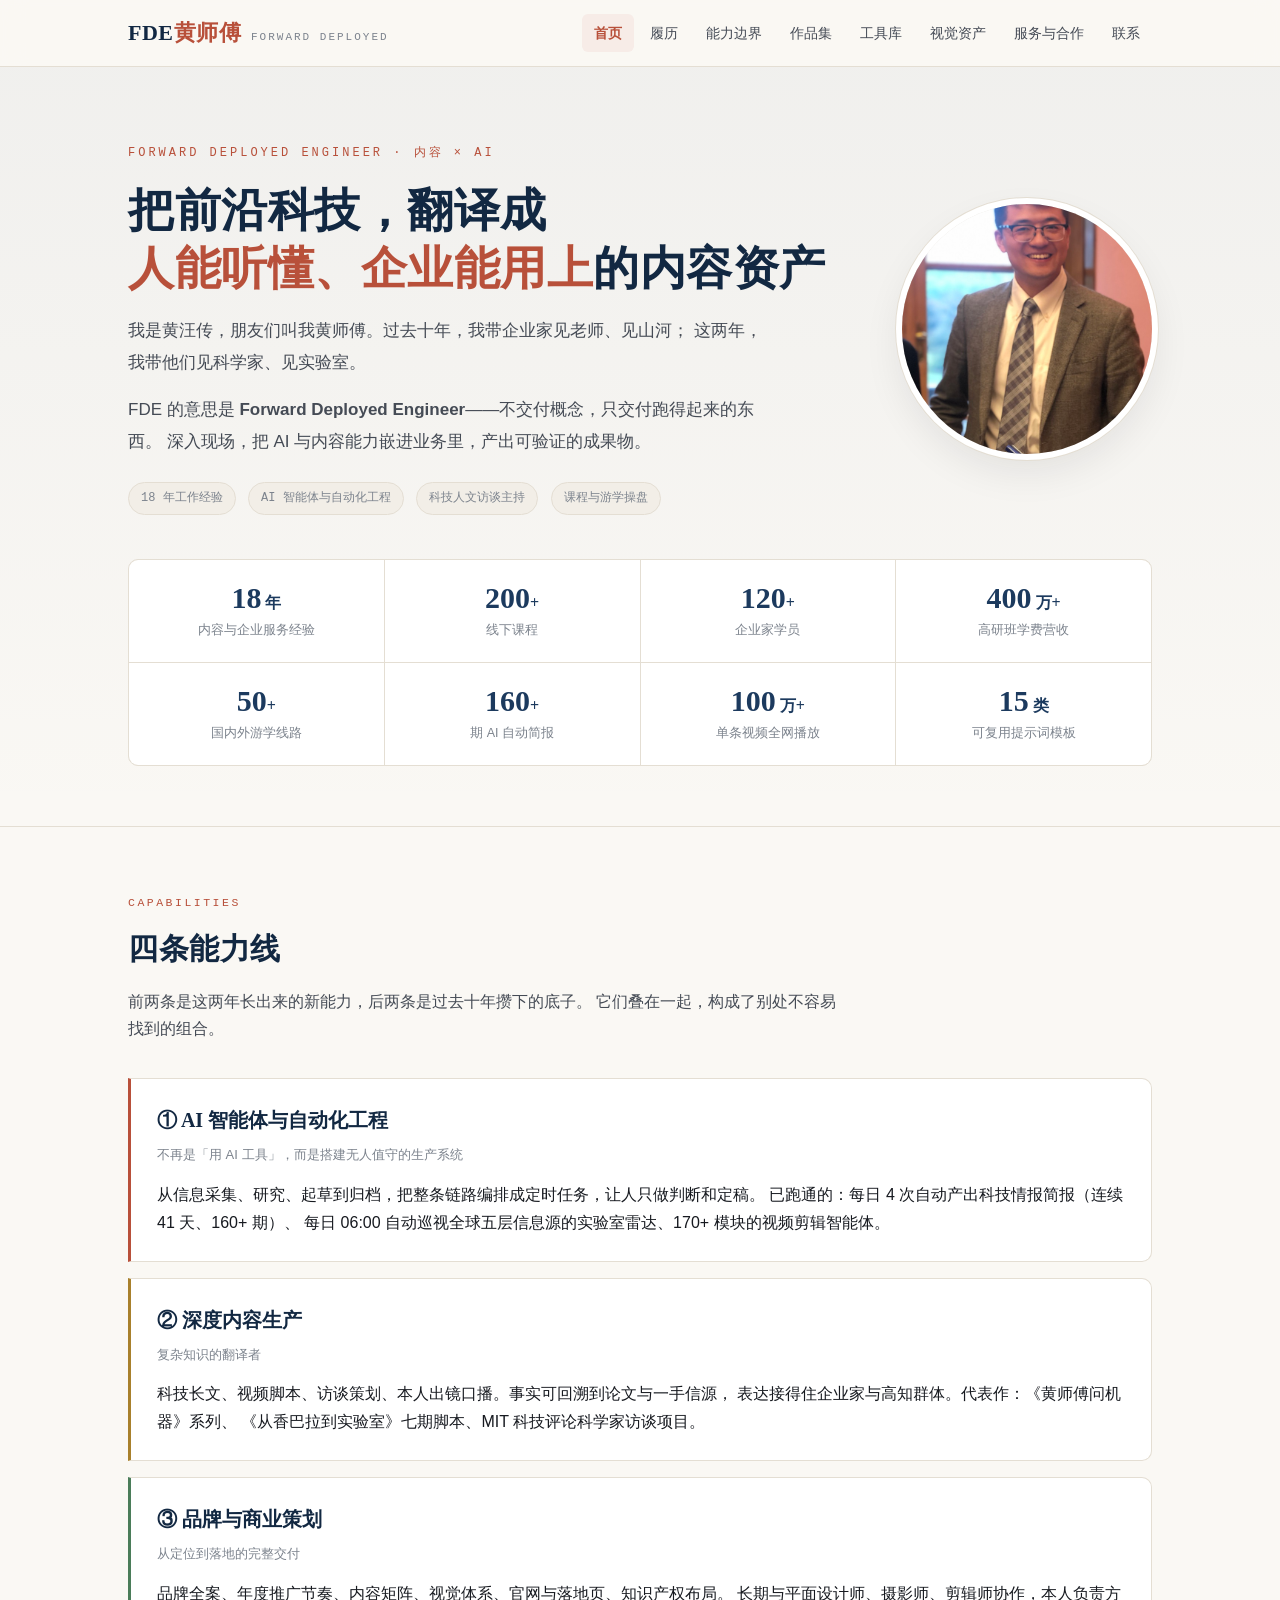
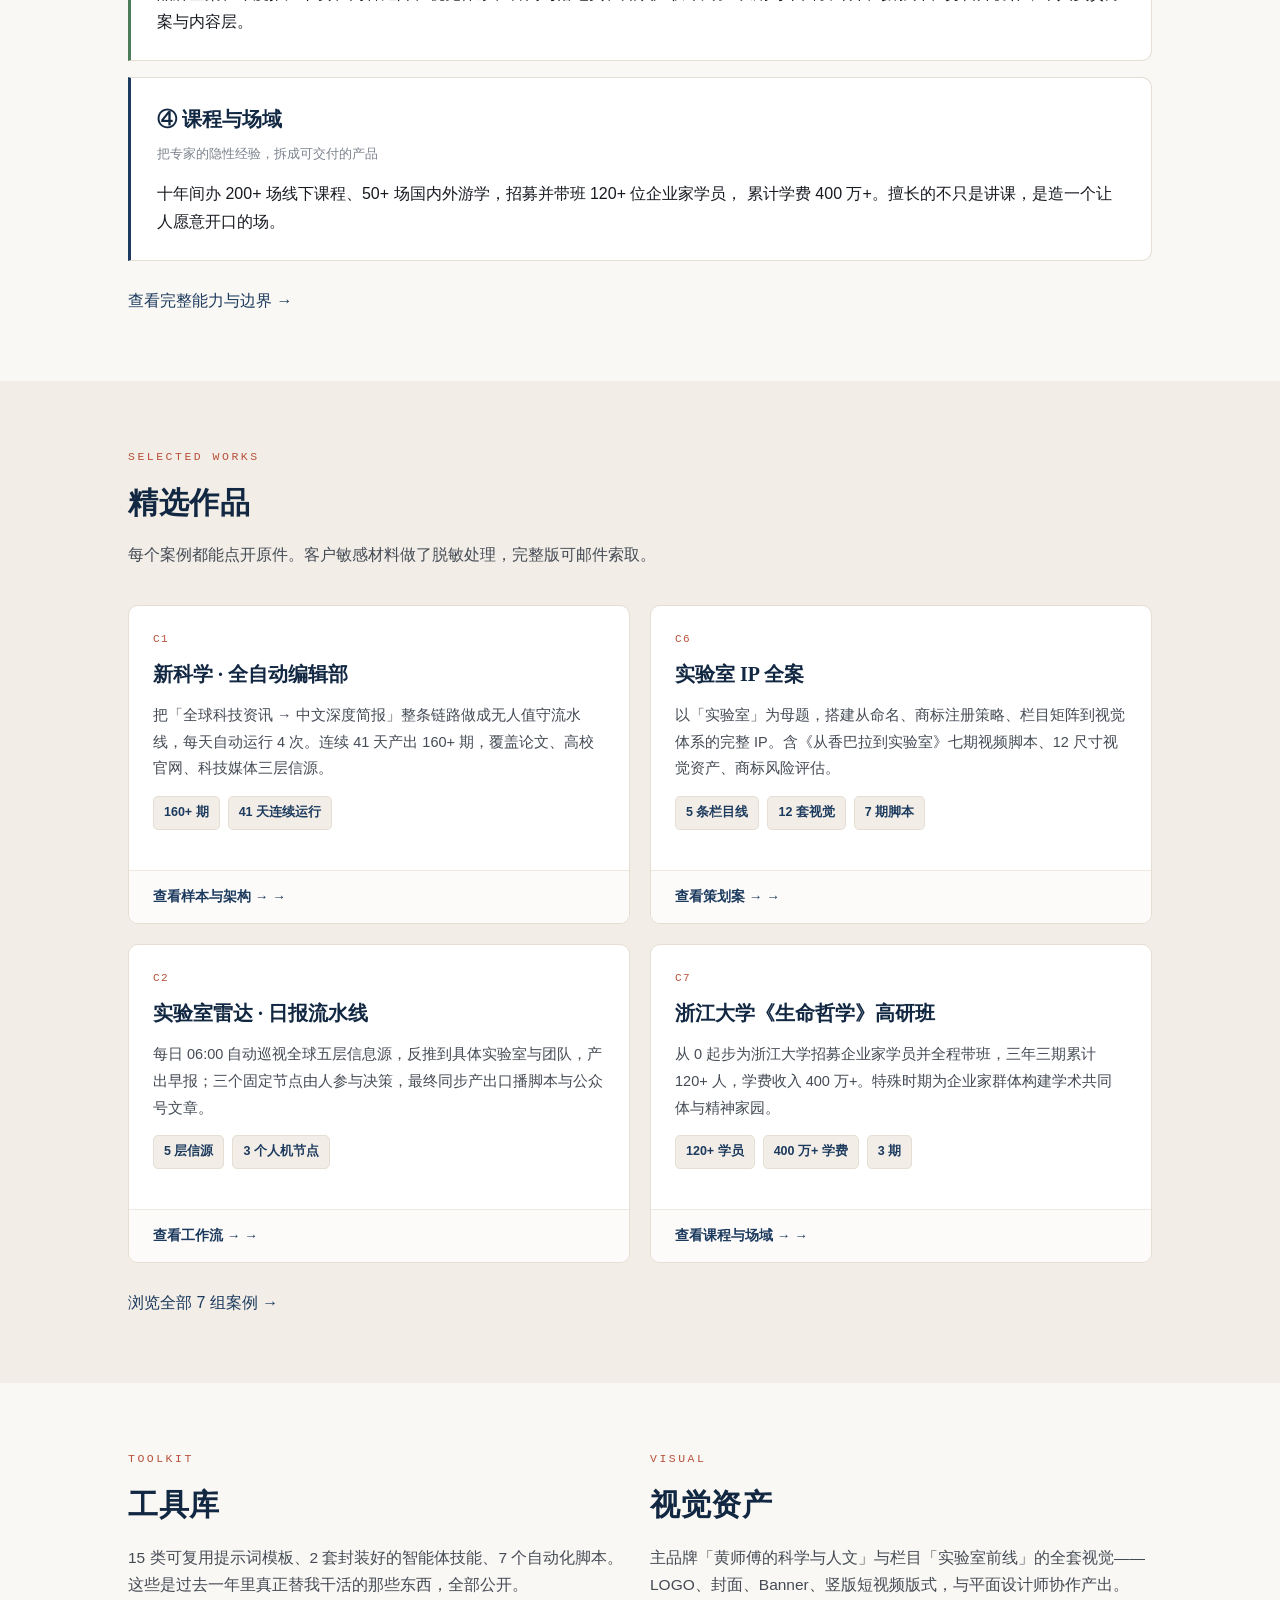
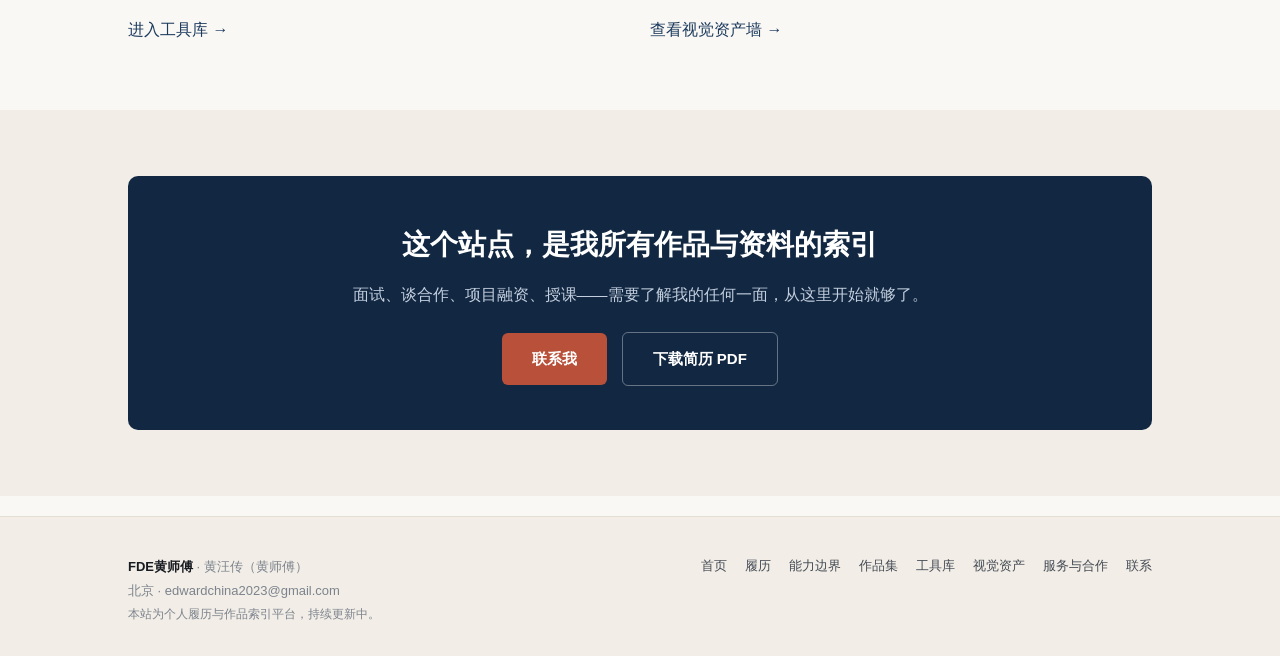
<file: index.html>
<!DOCTYPE html>
<html lang="zh-CN">
<head>
<meta charset="UTF-8">
<meta name="viewport" content="width=device-width, initial-scale=1">
<title>FDE黄师傅 · 把前沿科技翻译成人能听懂、企业能用上的内容资产</title>
<meta name="description" content="黄汪传（黄师傅）· FDE 履历平台。深度内容策划、科技人文访谈主持、AI 智能体与自动化工程、高端课程与游学操盘。面试、合作、融资、教学统一入口。">
<link rel="stylesheet" href="assets/css/style.css">
</head>
<body>

<header class="site-header">
  <div class="header-inner">
    <a href="index.html" class="brand">
      <span class="brand-mark">FDE<em>黄师傅</em></span>
      <span class="brand-sub">Forward Deployed</span>
    </a>
    <button class="nav-toggle" aria-label="菜单">菜单</button>
    <nav class="nav">
      <a href="index.html">首页</a>
      <a href="resume.html">履历</a>
      <a href="capabilities.html">能力边界</a>
      <a href="works.html">作品集</a>
      <a href="toolkit.html">工具库</a>
      <a href="visual.html">视觉资产</a>
      <a href="services.html">服务与合作</a>
      <a href="contact.html">联系</a>
    </nav>
  </div>
</header>

<section class="hero">
  <div class="wrap">
    <div class="hero-grid">
      <div>
        <div class="hero-eyebrow">Forward Deployed Engineer · 内容 × AI</div>
        <h1>把前沿科技，翻译成<br><span class="accent">人能听懂、企业能用上</span>的内容资产</h1>
        <p class="hero-lede">
          我是黄汪传，朋友们叫我黄师傅。过去十年，我带企业家见老师、见山河；
          这两年，我带他们见科学家、见实验室。
        </p>
        <p class="hero-lede">
          FDE 的意思是 <strong>Forward Deployed Engineer</strong>——不交付概念，只交付跑得起来的东西。
          深入现场，把 AI 与内容能力嵌进业务里，产出可验证的成果物。
        </p>
        <div>
          <span class="hero-tag">18 年工作经验</span>
          <span class="hero-tag">AI 智能体与自动化工程</span>
          <span class="hero-tag">科技人文访谈主持</span>
          <span class="hero-tag">课程与游学操盘</span>
        </div>
      </div>
      <img class="hero-photo" src="assets/img/profile/head.jpg" alt="黄师傅（黄汪传）">
    </div>

    <div class="stats">
      <div class="stat"><div class="stat-num">18<small> 年</small></div><div class="stat-label">内容与企业服务经验</div></div>
      <div class="stat"><div class="stat-num">200<small>+</small></div><div class="stat-label">线下课程</div></div>
      <div class="stat"><div class="stat-num">120<small>+</small></div><div class="stat-label">企业家学员</div></div>
      <div class="stat"><div class="stat-num">400<small> 万+</small></div><div class="stat-label">高研班学费营收</div></div>
      <div class="stat"><div class="stat-num">50<small>+</small></div><div class="stat-label">国内外游学线路</div></div>
      <div class="stat"><div class="stat-num">160<small>+</small></div><div class="stat-label">期 AI 自动简报</div></div>
      <div class="stat"><div class="stat-num">100<small> 万+</small></div><div class="stat-label">单条视频全网播放</div></div>
      <div class="stat"><div class="stat-num">15<small> 类</small></div><div class="stat-label">可复用提示词模板</div></div>
    </div>
  </div>
</section>

<section class="section">
  <div class="wrap">
    <div class="section-head">
      <div class="section-kicker">Capabilities</div>
      <h2 class="section-title">四条能力线</h2>
      <p class="section-desc">
        前两条是这两年长出来的新能力，后两条是过去十年攒下的底子。
        它们叠在一起，构成了别处不容易找到的组合。
      </p>
    </div>

    <div class="cap-item">
      <h3>① AI 智能体与自动化工程</h3>
      <div class="cap-sub">不再是「用 AI 工具」，而是搭建无人值守的生产系统</div>
      <p>
        从信息采集、研究、起草到归档，把整条链路编排成定时任务，让人只做判断和定稿。
        已跑通的：每日 4 次自动产出科技情报简报（连续 41 天、160+ 期）、
        每日 06:00 自动巡视全球五层信息源的实验室雷达、170+ 模块的视频剪辑智能体。
      </p>
    </div>

    <div class="cap-item">
      <h3>② 深度内容生产</h3>
      <div class="cap-sub">复杂知识的翻译者</div>
      <p>
        科技长文、视频脚本、访谈策划、本人出镜口播。事实可回溯到论文与一手信源，
        表达接得住企业家与高知群体。代表作：《黄师傅问机器》系列、
        《从香巴拉到实验室》七期脚本、MIT 科技评论科学家访谈项目。
      </p>
    </div>

    <div class="cap-item">
      <h3>③ 品牌与商业策划</h3>
      <div class="cap-sub">从定位到落地的完整交付</div>
      <p>
        品牌全案、年度推广节奏、内容矩阵、视觉体系、官网与落地页、知识产权布局。
        长期与平面设计师、摄影师、剪辑师协作，本人负责方案与内容层。
      </p>
    </div>

    <div class="cap-item">
      <h3>④ 课程与场域</h3>
      <div class="cap-sub">把专家的隐性经验，拆成可交付的产品</div>
      <p>
        十年间办 200+ 场线下课程、50+ 场国内外游学，招募并带班 120+ 位企业家学员，
        累计学费 400 万+。擅长的不只是讲课，是造一个让人愿意开口的场。
      </p>
    </div>

    <p style="margin-top:26px"><a href="capabilities.html">查看完整能力与边界 →</a></p>
  </div>
</section>

<section class="section section-alt">
  <div class="wrap">
    <div class="section-head">
      <div class="section-kicker">Selected Works</div>
      <h2 class="section-title">精选作品</h2>
      <p class="section-desc">每个案例都能点开原件。客户敏感材料做了脱敏处理，完整版可邮件索取。</p>
    </div>

    <div class="grid-2">
      <div class="case">
        <div class="case-body">
          <div class="case-id">C1</div>
          <h3>新科学 · 全自动编辑部</h3>
          <p>把「全球科技资讯 → 中文深度简报」整条链路做成无人值守流水线，每天自动运行 4 次。连续 41 天产出 160+ 期，覆盖论文、高校官网、科技媒体三层信源。</p>
          <div class="case-metrics">
            <span class="metric">160+ 期</span>
            <span class="metric">41 天连续运行</span>
          </div>
        </div>
        <div class="case-foot">
          <a href="works.html#c1">查看样本与架构 →</a>
        </div>
      </div>

      <div class="case">
        <div class="case-body">
          <div class="case-id">C6</div>
          <h3>实验室 IP 全案</h3>
          <p>以「实验室」为母题，搭建从命名、商标注册策略、栏目矩阵到视觉体系的完整 IP。含《从香巴拉到实验室》七期视频脚本、12 尺寸视觉资产、商标风险评估。</p>
          <div class="case-metrics">
            <span class="metric">5 条栏目线</span>
            <span class="metric">12 套视觉</span>
            <span class="metric">7 期脚本</span>
          </div>
        </div>
        <div class="case-foot">
          <a href="works.html#c6">查看策划案 →</a>
        </div>
      </div>

      <div class="case">
        <div class="case-body">
          <div class="case-id">C2</div>
          <h3>实验室雷达 · 日报流水线</h3>
          <p>每日 06:00 自动巡视全球五层信息源，反推到具体实验室与团队，产出早报；三个固定节点由人参与决策，最终同步产出口播脚本与公众号文章。</p>
          <div class="case-metrics">
            <span class="metric">5 层信源</span>
            <span class="metric">3 个人机节点</span>
          </div>
        </div>
        <div class="case-foot">
          <a href="works.html#c2">查看工作流 →</a>
        </div>
      </div>

      <div class="case">
        <div class="case-body">
          <div class="case-id">C7</div>
          <h3>浙江大学《生命哲学》高研班</h3>
          <p>从 0 起步为浙江大学招募企业家学员并全程带班，三年三期累计 120+ 人，学费收入 400 万+。特殊时期为企业家群体构建学术共同体与精神家园。</p>
          <div class="case-metrics">
            <span class="metric">120+ 学员</span>
            <span class="metric">400 万+ 学费</span>
            <span class="metric">3 期</span>
          </div>
        </div>
        <div class="case-foot">
          <a href="works.html#c7">查看课程与场域 →</a>
        </div>
      </div>
    </div>

    <p style="margin-top:26px"><a href="works.html">浏览全部 7 组案例 →</a></p>
  </div>
</section>

<section class="section">
  <div class="wrap">
    <div class="grid-2">
      <div>
        <div class="section-kicker">Toolkit</div>
        <h2 class="section-title">工具库</h2>
        <p class="section-desc">
          15 类可复用提示词模板、2 套封装好的智能体技能、7 个自动化脚本。
          这些是过去一年里真正替我干活的那些东西，全部公开。
        </p>
        <p style="margin-top:18px"><a href="toolkit.html">进入工具库 →</a></p>
      </div>
      <div>
        <div class="section-kicker">Visual</div>
        <h2 class="section-title">视觉资产</h2>
        <p class="section-desc">
          主品牌「黄师傅的科学与人文」与栏目「实验室前线」的全套视觉——
          LOGO、封面、Banner、竖版短视频版式，与平面设计师协作产出。
        </p>
        <p style="margin-top:18px"><a href="visual.html">查看视觉资产墙 →</a></p>
      </div>
    </div>
  </div>
</section>

<section class="section section-alt">
  <div class="wrap">
    <div class="cta-box">
      <h2>这个站点，是我所有作品与资料的索引</h2>
      <p>面试、谈合作、项目融资、授课——需要了解我的任何一面，从这里开始就够了。</p>
      <a class="btn" href="contact.html">联系我</a>
      <a class="btn btn-ghost" href="assets/files/09_简历与手册/黄汪传 科学与人文简历.pdf">下载简历 PDF</a>
    </div>
  </div>
</section>

<footer class="site-footer">
  <div class="footer-inner">
    <p>
      <strong style="color:var(--ink)">FDE黄师傅</strong> · 黄汪传（黄师傅）<br>
      北京 · edwardchina2023@gmail.com<br>
      <span style="font-size:12px">本站为个人履历与作品索引平台，持续更新中。</span>
    </p>
    <nav class="footer-nav">
      <a href="index.html">首页</a>
      <a href="resume.html">履历</a>
      <a href="capabilities.html">能力边界</a>
      <a href="works.html">作品集</a>
      <a href="toolkit.html">工具库</a>
      <a href="visual.html">视觉资产</a>
      <a href="services.html">服务与合作</a>
      <a href="contact.html">联系</a>
    </nav>
  </div>
</footer>

<script src="assets/js/main.js"></script>
</body>
</html>
</file>
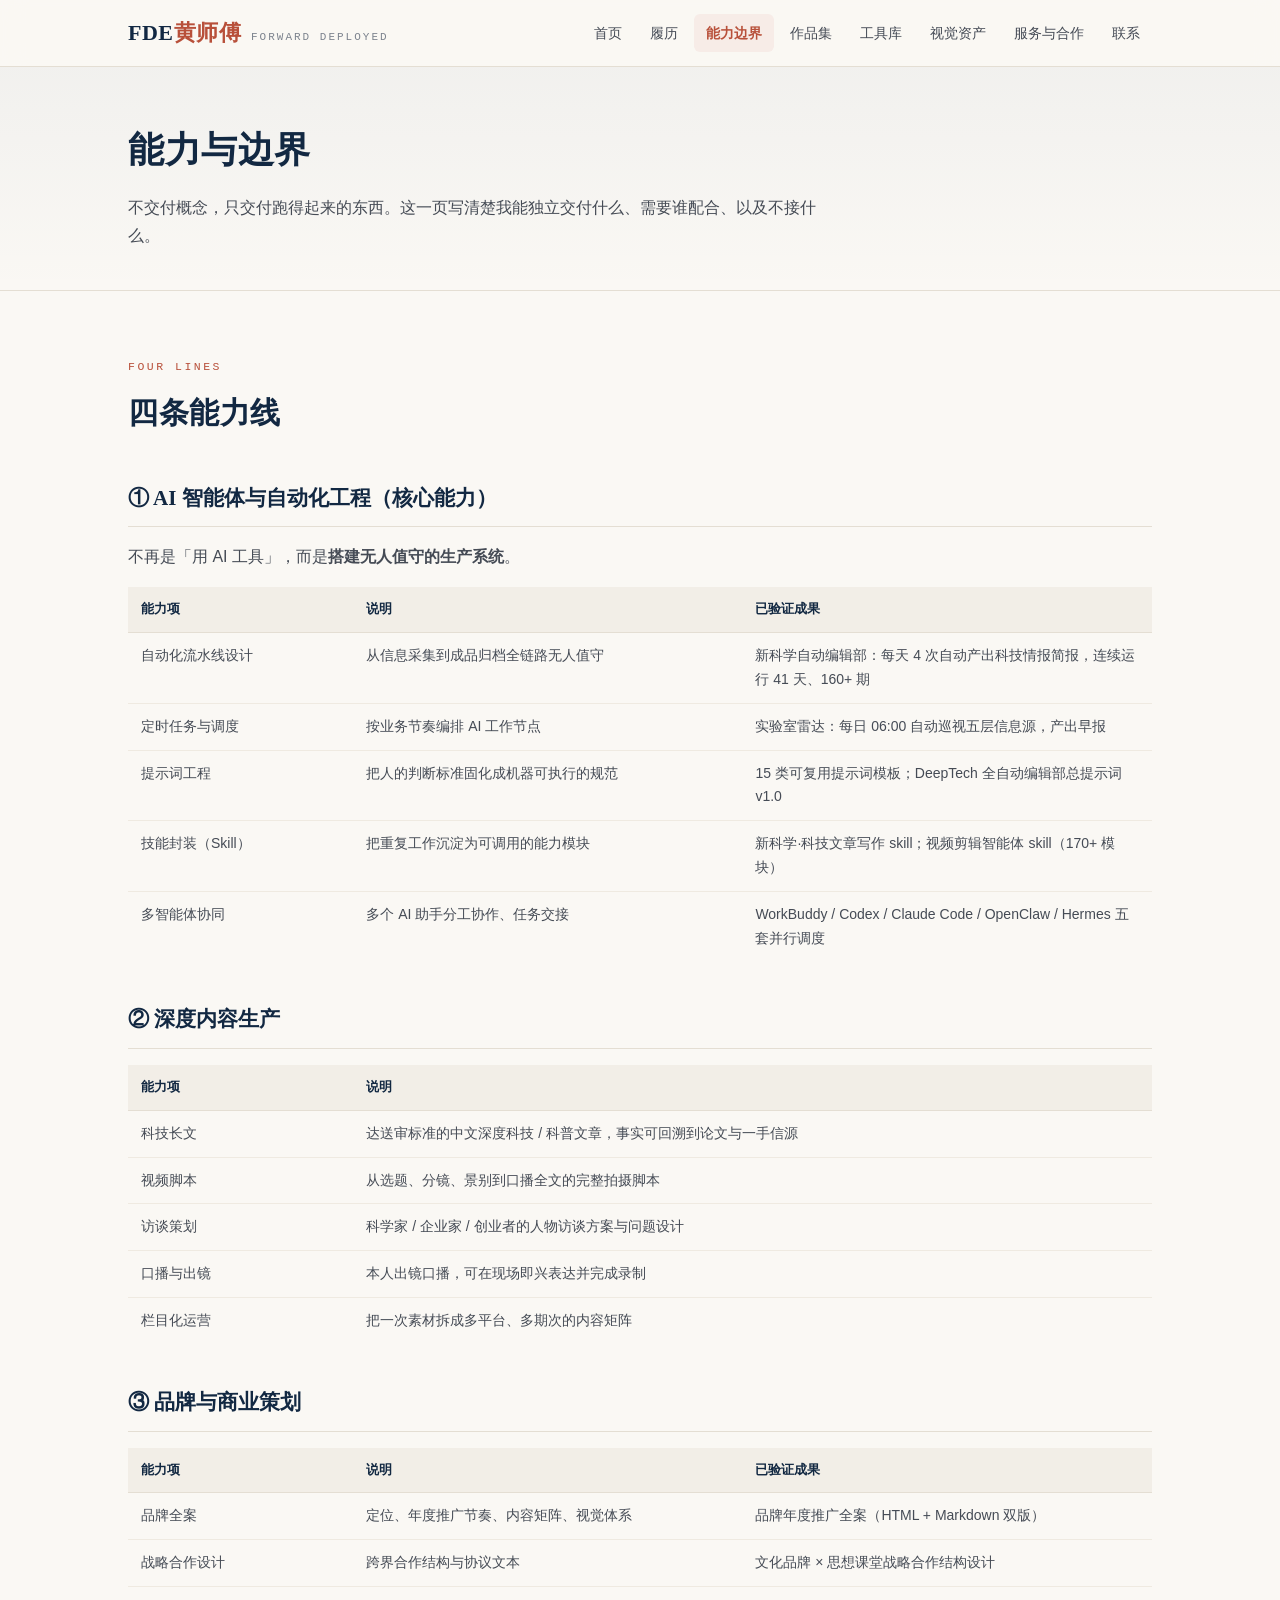
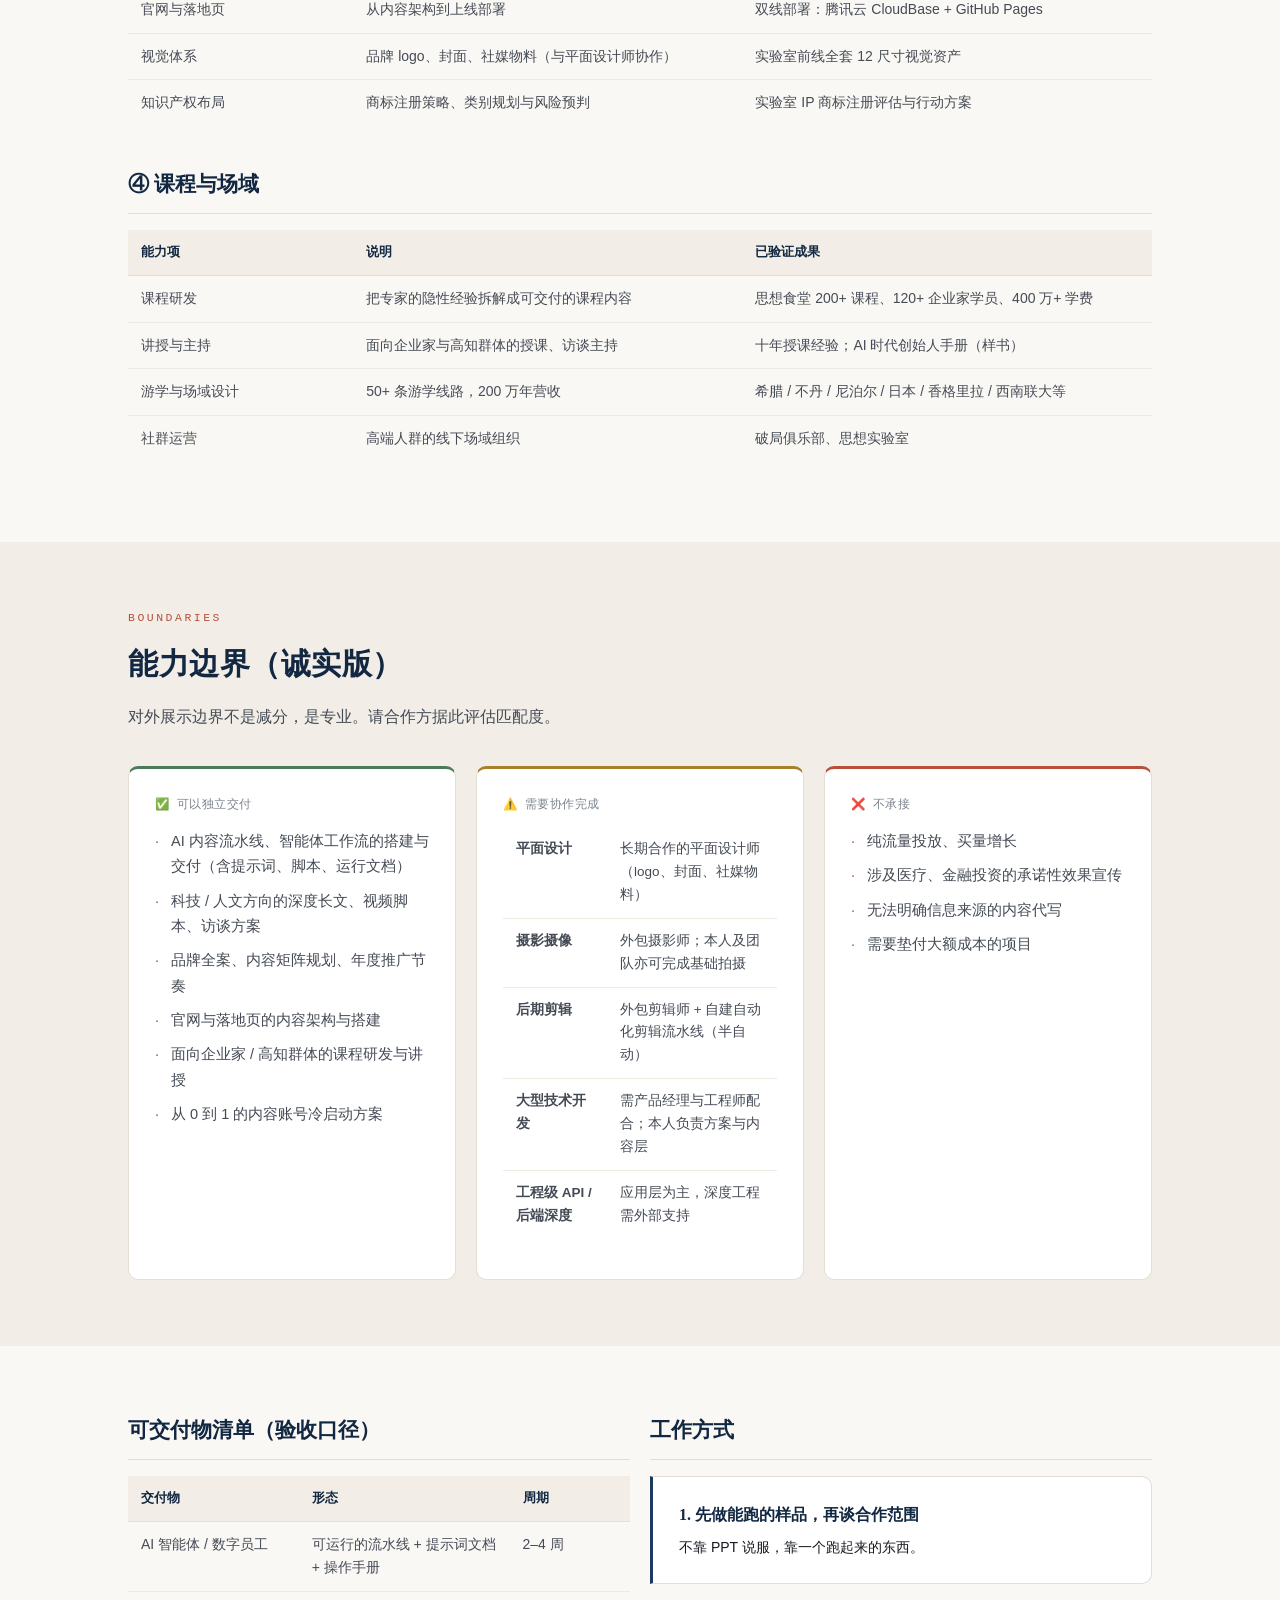
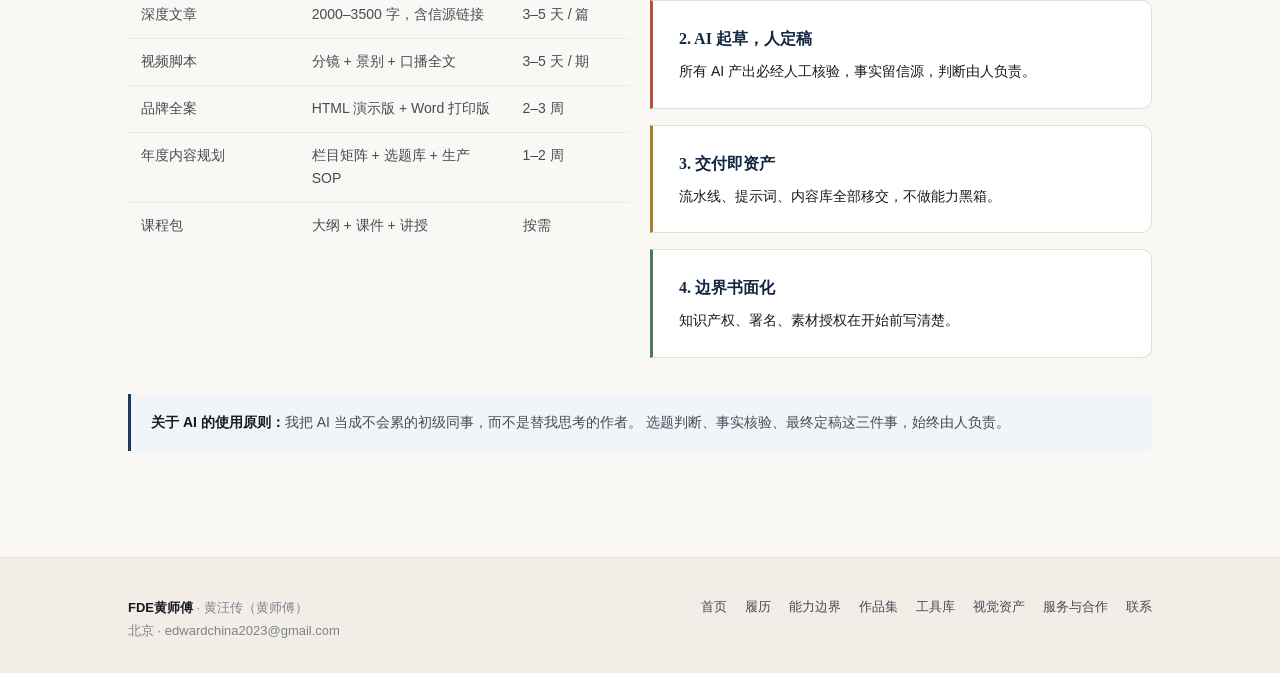
<file: capabilities.html>
<!DOCTYPE html>
<html lang="zh-CN">
<head>
<meta charset="UTF-8">
<meta name="viewport" content="width=device-width, initial-scale=1">
<title>能力边界 · FDE黄师傅</title>
<meta name="description" content="FDE黄师傅的能力线、能力边界（可独立交付 / 需协作 / 不承接）、可交付物清单与工作方式。">
<link rel="stylesheet" href="assets/css/style.css">
</head>
<body>

<header class="site-header">
  <div class="header-inner">
    <a href="index.html" class="brand">
      <span class="brand-mark">FDE<em>黄师傅</em></span>
      <span class="brand-sub">Forward Deployed</span>
    </a>
    <button class="nav-toggle" aria-label="菜单">菜单</button>
    <nav class="nav">
      <a href="index.html">首页</a>
      <a href="resume.html">履历</a>
      <a href="capabilities.html">能力边界</a>
      <a href="works.html">作品集</a>
      <a href="toolkit.html">工具库</a>
      <a href="visual.html">视觉资产</a>
      <a href="services.html">服务与合作</a>
      <a href="contact.html">联系</a>
    </nav>
  </div>
</header>

<section class="page-hero">
  <div class="wrap">
    <h1>能力与边界</h1>
    <p>不交付概念，只交付跑得起来的东西。这一页写清楚我能独立交付什么、需要谁配合、以及不接什么。</p>
  </div>
</section>

<section class="section">
  <div class="wrap">
    <div class="section-head">
      <div class="section-kicker">Four Lines</div>
      <h2 class="section-title">四条能力线</h2>
    </div>

    <h3 class="sub">① AI 智能体与自动化工程（核心能力）</h3>
    <p style="color:var(--ink-2);margin-bottom:16px">不再是「用 AI 工具」，而是<strong>搭建无人值守的生产系统</strong>。</p>
    <table>
      <thead><tr><th style="width:22%">能力项</th><th style="width:38%">说明</th><th>已验证成果</th></tr></thead>
      <tbody>
        <tr><td>自动化流水线设计</td><td>从信息采集到成品归档全链路无人值守</td><td>新科学自动编辑部：每天 4 次自动产出科技情报简报，连续运行 41 天、160+ 期</td></tr>
        <tr><td>定时任务与调度</td><td>按业务节奏编排 AI 工作节点</td><td>实验室雷达：每日 06:00 自动巡视五层信息源，产出早报</td></tr>
        <tr><td>提示词工程</td><td>把人的判断标准固化成机器可执行的规范</td><td>15 类可复用提示词模板；DeepTech 全自动编辑部总提示词 v1.0</td></tr>
        <tr><td>技能封装（Skill）</td><td>把重复工作沉淀为可调用的能力模块</td><td>新科学·科技文章写作 skill；视频剪辑智能体 skill（170+ 模块）</td></tr>
        <tr><td>多智能体协同</td><td>多个 AI 助手分工协作、任务交接</td><td>WorkBuddy / Codex / Claude Code / OpenClaw / Hermes 五套并行调度</td></tr>
      </tbody>
    </table>

    <h3 class="sub">② 深度内容生产</h3>
    <table>
      <thead><tr><th style="width:22%">能力项</th><th>说明</th></tr></thead>
      <tbody>
        <tr><td>科技长文</td><td>达送审标准的中文深度科技 / 科普文章，事实可回溯到论文与一手信源</td></tr>
        <tr><td>视频脚本</td><td>从选题、分镜、景别到口播全文的完整拍摄脚本</td></tr>
        <tr><td>访谈策划</td><td>科学家 / 企业家 / 创业者的人物访谈方案与问题设计</td></tr>
        <tr><td>口播与出镜</td><td>本人出镜口播，可在现场即兴表达并完成录制</td></tr>
        <tr><td>栏目化运营</td><td>把一次素材拆成多平台、多期次的内容矩阵</td></tr>
      </tbody>
    </table>

    <h3 class="sub">③ 品牌与商业策划</h3>
    <table>
      <thead><tr><th style="width:22%">能力项</th><th style="width:38%">说明</th><th>已验证成果</th></tr></thead>
      <tbody>
        <tr><td>品牌全案</td><td>定位、年度推广节奏、内容矩阵、视觉体系</td><td>品牌年度推广全案（HTML + Markdown 双版）</td></tr>
        <tr><td>战略合作设计</td><td>跨界合作结构与协议文本</td><td>文化品牌 × 思想课堂战略合作结构设计</td></tr>
        <tr><td>官网与落地页</td><td>从内容架构到上线部署</td><td>双线部署：腾讯云 CloudBase + GitHub Pages</td></tr>
        <tr><td>视觉体系</td><td>品牌 logo、封面、社媒物料（与平面设计师协作）</td><td>实验室前线全套 12 尺寸视觉资产</td></tr>
        <tr><td>知识产权布局</td><td>商标注册策略、类别规划与风险预判</td><td>实验室 IP 商标注册评估与行动方案</td></tr>
      </tbody>
    </table>

    <h3 class="sub">④ 课程与场域</h3>
    <table>
      <thead><tr><th style="width:22%">能力项</th><th style="width:38%">说明</th><th>已验证成果</th></tr></thead>
      <tbody>
        <tr><td>课程研发</td><td>把专家的隐性经验拆解成可交付的课程内容</td><td>思想食堂 200+ 课程、120+ 企业家学员、400 万+ 学费</td></tr>
        <tr><td>讲授与主持</td><td>面向企业家与高知群体的授课、访谈主持</td><td>十年授课经验；AI 时代创始人手册（样书）</td></tr>
        <tr><td>游学与场域设计</td><td>50+ 条游学线路，200 万年营收</td><td>希腊 / 不丹 / 尼泊尔 / 日本 / 香格里拉 / 西南联大等</td></tr>
        <tr><td>社群运营</td><td>高端人群的线下场域组织</td><td>破局俱乐部、思想实验室</td></tr>
      </tbody>
    </table>
  </div>
</section>

<section class="section section-alt">
  <div class="wrap">
    <div class="section-head">
      <div class="section-kicker">Boundaries</div>
      <h2 class="section-title">能力边界（诚实版）</h2>
      <p class="section-desc">对外展示边界不是减分，是专业。请合作方据此评估匹配度。</p>
    </div>

    <div class="grid-3">
      <div class="card" style="border-top:3px solid #4a7c59">
        <span class="card-meta">✅ 可以独立交付</span>
        <ul style="list-style:none;margin-top:14px">
          <li style="font-size:14.5px;color:var(--ink-2);padding-left:16px;position:relative;margin-bottom:9px">
            <span style="position:absolute;left:0;color:#4a7c59">·</span>
            AI 内容流水线、智能体工作流的搭建与交付（含提示词、脚本、运行文档）
          </li>
          <li style="font-size:14.5px;color:var(--ink-2);padding-left:16px;position:relative;margin-bottom:9px">
            <span style="position:absolute;left:0;color:#4a7c59">·</span>
            科技 / 人文方向的深度长文、视频脚本、访谈方案
          </li>
          <li style="font-size:14.5px;color:var(--ink-2);padding-left:16px;position:relative;margin-bottom:9px">
            <span style="position:absolute;left:0;color:#4a7c59">·</span>
            品牌全案、内容矩阵规划、年度推广节奏
          </li>
          <li style="font-size:14.5px;color:var(--ink-2);padding-left:16px;position:relative;margin-bottom:9px">
            <span style="position:absolute;left:0;color:#4a7c59">·</span>
            官网与落地页的内容架构与搭建
          </li>
          <li style="font-size:14.5px;color:var(--ink-2);padding-left:16px;position:relative;margin-bottom:9px">
            <span style="position:absolute;left:0;color:#4a7c59">·</span>
            面向企业家 / 高知群体的课程研发与讲授
          </li>
          <li style="font-size:14.5px;color:var(--ink-2);padding-left:16px;position:relative">
            <span style="position:absolute;left:0;color:#4a7c59">·</span>
            从 0 到 1 的内容账号冷启动方案
          </li>
        </ul>
      </div>

      <div class="card" style="border-top:3px solid var(--gold)">
        <span class="card-meta">⚠️ 需要协作完成</span>
        <table style="margin-top:12px;font-size:13.5px">
          <tbody>
            <tr><td style="width:38%"><strong>平面设计</strong></td><td>长期合作的平面设计师（logo、封面、社媒物料）</td></tr>
            <tr><td><strong>摄影摄像</strong></td><td>外包摄影师；本人及团队亦可完成基础拍摄</td></tr>
            <tr><td><strong>后期剪辑</strong></td><td>外包剪辑师 + 自建自动化剪辑流水线（半自动）</td></tr>
            <tr><td><strong>大型技术开发</strong></td><td>需产品经理与工程师配合；本人负责方案与内容层</td></tr>
            <tr><td><strong>工程级 API / 后端深度</strong></td><td>应用层为主，深度工程需外部支持</td></tr>
          </tbody>
        </table>
      </div>

      <div class="card" style="border-top:3px solid var(--clay)">
        <span class="card-meta">❌ 不承接</span>
        <ul style="list-style:none;margin-top:14px">
          <li style="font-size:14.5px;color:var(--ink-2);padding-left:16px;position:relative;margin-bottom:9px">
            <span style="position:absolute;left:0;color:var(--clay)">·</span>纯流量投放、买量增长
          </li>
          <li style="font-size:14.5px;color:var(--ink-2);padding-left:16px;position:relative;margin-bottom:9px">
            <span style="position:absolute;left:0;color:var(--clay)">·</span>涉及医疗、金融投资的承诺性效果宣传
          </li>
          <li style="font-size:14.5px;color:var(--ink-2);padding-left:16px;position:relative;margin-bottom:9px">
            <span style="position:absolute;left:0;color:var(--clay)">·</span>无法明确信息来源的内容代写
          </li>
          <li style="font-size:14.5px;color:var(--ink-2);padding-left:16px;position:relative">
            <span style="position:absolute;left:0;color:var(--clay)">·</span>需要垫付大额成本的项目
          </li>
        </ul>
      </div>
    </div>
  </div>
</section>

<section class="section">
  <div class="wrap">
    <div class="grid-2">
      <div>
        <h2 class="sub" style="margin-top:0">可交付物清单（验收口径）</h2>
        <table>
          <thead><tr><th style="width:34%">交付物</th><th>形态</th><th style="width:24%">周期</th></tr></thead>
          <tbody>
            <tr><td>AI 智能体 / 数字员工</td><td>可运行的流水线 + 提示词文档 + 操作手册</td><td>2–4 周</td></tr>
            <tr><td>深度文章</td><td>2000–3500 字，含信源链接</td><td>3–5 天 / 篇</td></tr>
            <tr><td>视频脚本</td><td>分镜 + 景别 + 口播全文</td><td>3–5 天 / 期</td></tr>
            <tr><td>品牌全案</td><td>HTML 演示版 + Word 打印版</td><td>2–3 周</td></tr>
            <tr><td>年度内容规划</td><td>栏目矩阵 + 选题库 + 生产 SOP</td><td>1–2 周</td></tr>
            <tr><td>课程包</td><td>大纲 + 课件 + 讲授</td><td>按需</td></tr>
          </tbody>
        </table>
      </div>

      <div>
        <h2 class="sub" style="margin-top:0">工作方式</h2>
        <div class="cap-item" style="border-left-color:var(--navy)">
          <h3 style="font-size:16px">1. 先做能跑的样品，再谈合作范围</h3>
          <p style="font-size:14px">不靠 PPT 说服，靠一个跑起来的东西。</p>
        </div>
        <div class="cap-item" style="border-left-color:var(--clay)">
          <h3 style="font-size:16px">2. AI 起草，人定稿</h3>
          <p style="font-size:14px">所有 AI 产出必经人工核验，事实留信源，判断由人负责。</p>
        </div>
        <div class="cap-item" style="border-left-color:var(--gold)">
          <h3 style="font-size:16px">3. 交付即资产</h3>
          <p style="font-size:14px">流水线、提示词、内容库全部移交，不做能力黑箱。</p>
        </div>
        <div class="cap-item" style="border-left-color:#4a7c59">
          <h3 style="font-size:16px">4. 边界书面化</h3>
          <p style="font-size:14px">知识产权、署名、素材授权在开始前写清楚。</p>
        </div>
      </div>
    </div>

    <div class="note note-navy">
      <strong>关于 AI 的使用原则：</strong>我把 AI 当成不会累的初级同事，而不是替我思考的作者。
      选题判断、事实核验、最终定稿这三件事，始终由人负责。
    </div>
  </div>
</section>

<footer class="site-footer">
  <div class="footer-inner">
    <p>
      <strong style="color:var(--ink)">FDE黄师傅</strong> · 黄汪传（黄师傅）<br>
      北京 · edwardchina2023@gmail.com
    </p>
    <nav class="footer-nav">
      <a href="index.html">首页</a>
      <a href="resume.html">履历</a>
      <a href="capabilities.html">能力边界</a>
      <a href="works.html">作品集</a>
      <a href="toolkit.html">工具库</a>
      <a href="visual.html">视觉资产</a>
      <a href="services.html">服务与合作</a>
      <a href="contact.html">联系</a>
    </nav>
  </div>
</footer>

<script src="assets/js/main.js"></script>
</body>
</html>
</file>
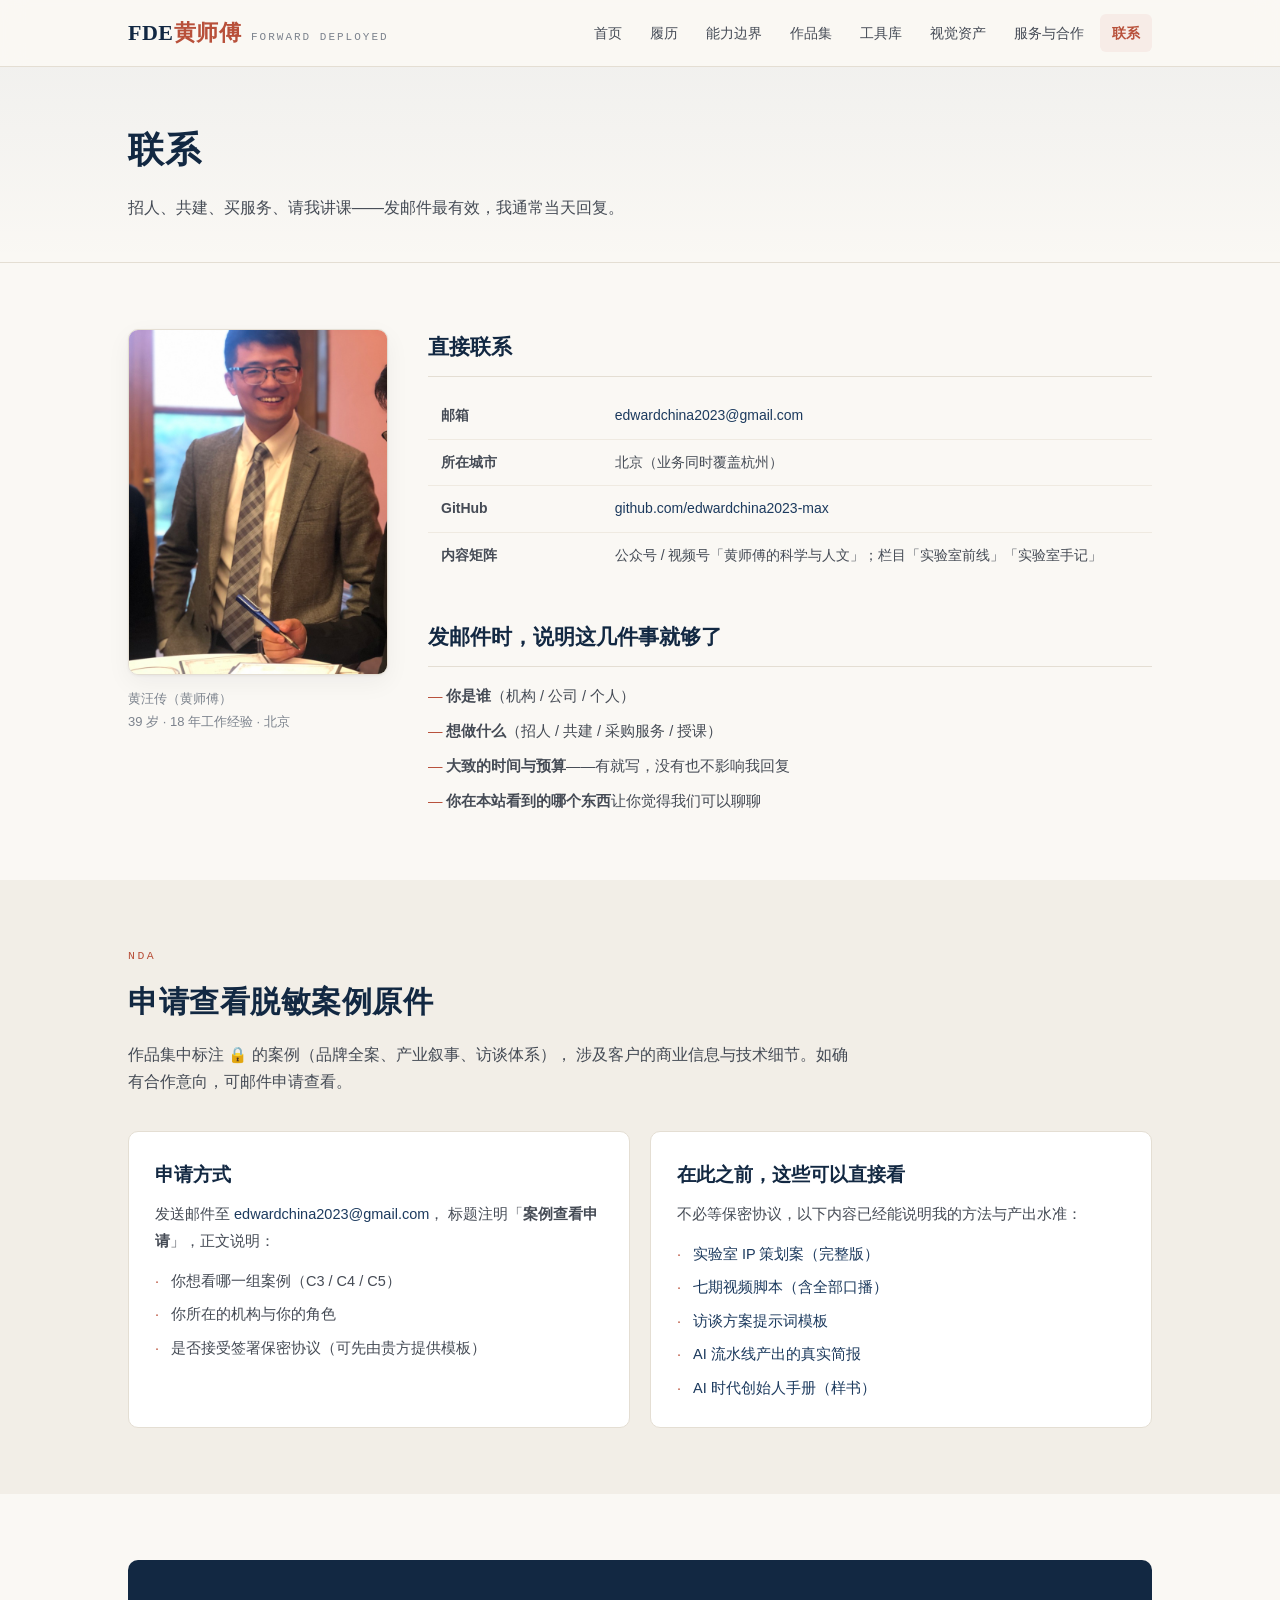
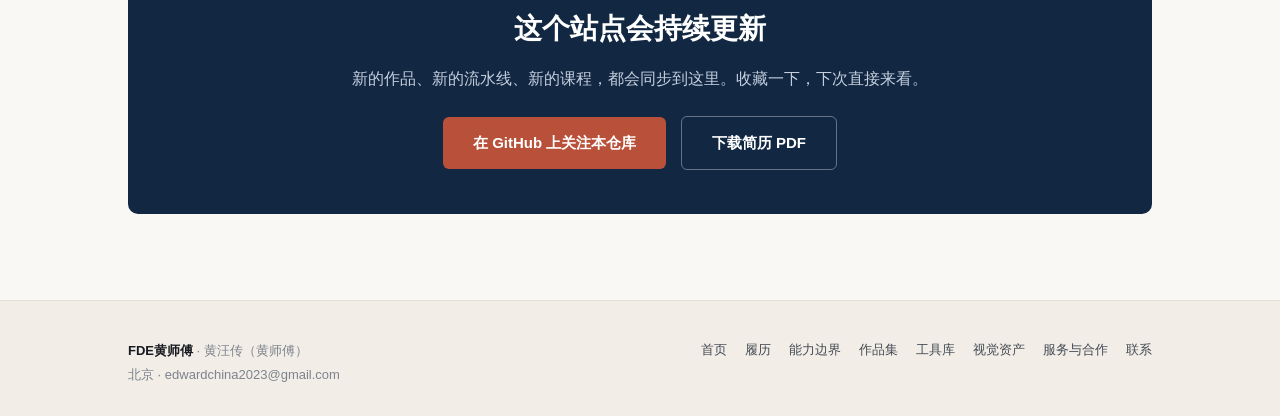
<file: contact.html>
<!DOCTYPE html>
<html lang="zh-CN">
<head>
<meta charset="UTF-8">
<meta name="viewport" content="width=device-width, initial-scale=1">
<title>联系 · FDE黄师傅</title>
<meta name="description" content="联系黄汪传（黄师傅）：面试、合作、项目咨询、授课邀约。邮箱 edwardchina2023@gmail.com。">
<link rel="stylesheet" href="assets/css/style.css">
</head>
<body>

<header class="site-header">
  <div class="header-inner">
    <a href="index.html" class="brand">
      <span class="brand-mark">FDE<em>黄师傅</em></span>
      <span class="brand-sub">Forward Deployed</span>
    </a>
    <button class="nav-toggle" aria-label="菜单">菜单</button>
    <nav class="nav">
      <a href="index.html">首页</a>
      <a href="resume.html">履历</a>
      <a href="capabilities.html">能力边界</a>
      <a href="works.html">作品集</a>
      <a href="toolkit.html">工具库</a>
      <a href="visual.html">视觉资产</a>
      <a href="services.html">服务与合作</a>
      <a href="contact.html">联系</a>
    </nav>
  </div>
</header>

<section class="page-hero">
  <div class="wrap">
    <h1>联系</h1>
    <p>招人、共建、买服务、请我讲课——发邮件最有效，我通常当天回复。</p>
  </div>
</section>

<section class="section">
  <div class="wrap">
    <div class="intro-grid">
      <div>
        <img class="intro-photo" src="assets/img/profile/head.jpg" alt="黄师傅（黄汪传）">
        <p style="font-size:13px;color:var(--ink-3);margin-top:12px;line-height:1.8">
          黄汪传（黄师傅）<br>
          39 岁 · 18 年工作经验 · 北京
        </p>
      </div>
      <div>
        <h2 class="sub" style="margin-top:0">直接联系</h2>
        <table>
          <tbody>
            <tr><td style="width:24%"><strong>邮箱</strong></td><td><a href="mailto:edwardchina2023@gmail.com">edwardchina2023@gmail.com</a></td></tr>
            <tr><td><strong>所在城市</strong></td><td>北京（业务同时覆盖杭州）</td></tr>
            <tr><td><strong>GitHub</strong></td><td><a href="https://github.com/edwardchina2023-max" target="_blank" rel="noopener">github.com/edwardchina2023-max</a></td></tr>
            <tr><td><strong>内容矩阵</strong></td><td>公众号 / 视频号「黄师傅的科学与人文」；栏目「实验室前线」「实验室手记」</td></tr>
          </tbody>
        </table>

        <h2 class="sub">发邮件时，说明这几件事就够了</h2>
        <ul style="list-style:none;margin-top:14px">
          <li style="font-size:14.5px;color:var(--ink-2);padding-left:18px;position:relative;margin-bottom:9px;line-height:1.8">
            <span style="position:absolute;left:0;color:var(--clay)">—</span>
            <strong>你是谁</strong>（机构 / 公司 / 个人）
          </li>
          <li style="font-size:14.5px;color:var(--ink-2);padding-left:18px;position:relative;margin-bottom:9px;line-height:1.8">
            <span style="position:absolute;left:0;color:var(--clay)">—</span>
            <strong>想做什么</strong>（招人 / 共建 / 采购服务 / 授课）
          </li>
          <li style="font-size:14.5px;color:var(--ink-2);padding-left:18px;position:relative;margin-bottom:9px;line-height:1.8">
            <span style="position:absolute;left:0;color:var(--clay)">—</span>
            <strong>大致的时间与预算</strong>——有就写，没有也不影响我回复
          </li>
          <li style="font-size:14.5px;color:var(--ink-2);padding-left:18px;position:relative;line-height:1.8">
            <span style="position:absolute;left:0;color:var(--clay)">—</span>
            <strong>你在本站看到的哪个东西</strong>让你觉得我们可以聊聊
          </li>
        </ul>
      </div>
    </div>
  </div>
</section>

<section class="section section-alt">
  <div class="wrap">
    <div class="section-head" id="nda" style="scroll-margin-top:80px">
      <div class="section-kicker">NDA</div>
      <h2 class="section-title">申请查看脱敏案例原件</h2>
      <p class="section-desc">
        作品集中标注 🔒 的案例（品牌全案、产业叙事、访谈体系），
        涉及客户的商业信息与技术细节。如确有合作意向，可邮件申请查看。
      </p>
    </div>

    <div class="grid-2">
      <div class="card">
        <h3>申请方式</h3>
        <p>
          发送邮件至 <a href="mailto:edwardchina2023@gmail.com">edwardchina2023@gmail.com</a>，
          标题注明「<strong>案例查看申请</strong>」，正文说明：
        </p>
        <ul style="list-style:none;margin-top:14px">
          <li style="font-size:14.5px;color:var(--ink-2);padding-left:16px;position:relative;margin-bottom:8px">
            <span style="position:absolute;left:0;color:var(--clay)">·</span>你想看哪一组案例（C3 / C4 / C5）
          </li>
          <li style="font-size:14.5px;color:var(--ink-2);padding-left:16px;position:relative;margin-bottom:8px">
            <span style="position:absolute;left:0;color:var(--clay)">·</span>你所在的机构与你的角色
          </li>
          <li style="font-size:14.5px;color:var(--ink-2);padding-left:16px;position:relative">
            <span style="position:absolute;left:0;color:var(--clay)">·</span>是否接受签署保密协议（可先由贵方提供模板）
          </li>
        </ul>
      </div>

      <div class="card">
        <h3>在此之前，这些可以直接看</h3>
        <p>不必等保密协议，以下内容已经能说明我的方法与产出水准：</p>
        <ul style="list-style:none;margin-top:14px">
          <li style="font-size:14.5px;padding-left:16px;position:relative;margin-bottom:8px">
            <span style="position:absolute;left:0;color:var(--clay)">·</span>
            <a href="assets/files/07_实验室IP/实验室IP策划案.html">实验室 IP 策划案（完整版）</a>
          </li>
          <li style="font-size:14.5px;padding-left:16px;position:relative;margin-bottom:8px">
            <span style="position:absolute;left:0;color:var(--clay)">·</span>
            <a href="assets/files/07_实验室IP/WRC视频脚本-从香巴拉到实验室.html">七期视频脚本（含全部口播）</a>
          </li>
          <li style="font-size:14.5px;padding-left:16px;position:relative;margin-bottom:8px">
            <span style="position:absolute;left:0;color:var(--clay)">·</span>
            <a href="assets/files/01_提示词库/01-科学家访谈拍摄方案.txt">访谈方案提示词模板</a>
          </li>
          <li style="font-size:14.5px;padding-left:16px;position:relative;margin-bottom:8px">
            <span style="position:absolute;left:0;color:var(--clay)">·</span>
            <a href="assets/files/05_情报简报/全球前沿科技SQ情报简报_2026-09-02_1201.md">AI 流水线产出的真实简报</a>
          </li>
          <li style="font-size:14.5px;padding-left:16px;position:relative">
            <span style="position:absolute;left:0;color:var(--clay)">·</span>
            <a href="assets/files/09_简历与手册/AI时代创始人手册_样书.pdf">AI 时代创始人手册（样书）</a>
          </li>
        </ul>
      </div>
    </div>
  </div>
</section>

<section class="section">
  <div class="wrap">
    <div class="cta-box">
      <h2>这个站点会持续更新</h2>
      <p>新的作品、新的流水线、新的课程，都会同步到这里。收藏一下，下次直接来看。</p>
      <a class="btn" href="https://github.com/edwardchina2023-max/huangshifu" target="_blank" rel="noopener">在 GitHub 上关注本仓库</a>
      <a class="btn btn-ghost" href="assets/files/09_简历与手册/黄汪传 科学与人文简历.pdf">下载简历 PDF</a>
    </div>
  </div>
</section>

<footer class="site-footer">
  <div class="footer-inner">
    <p>
      <strong style="color:var(--ink)">FDE黄师傅</strong> · 黄汪传（黄师傅）<br>
      北京 · edwardchina2023@gmail.com
    </p>
    <nav class="footer-nav">
      <a href="index.html">首页</a>
      <a href="resume.html">履历</a>
      <a href="capabilities.html">能力边界</a>
      <a href="works.html">作品集</a>
      <a href="toolkit.html">工具库</a>
      <a href="visual.html">视觉资产</a>
      <a href="services.html">服务与合作</a>
      <a href="contact.html">联系</a>
    </nav>
  </div>
</footer>

<script src="assets/js/main.js"></script>
</body>
</html>
</file>
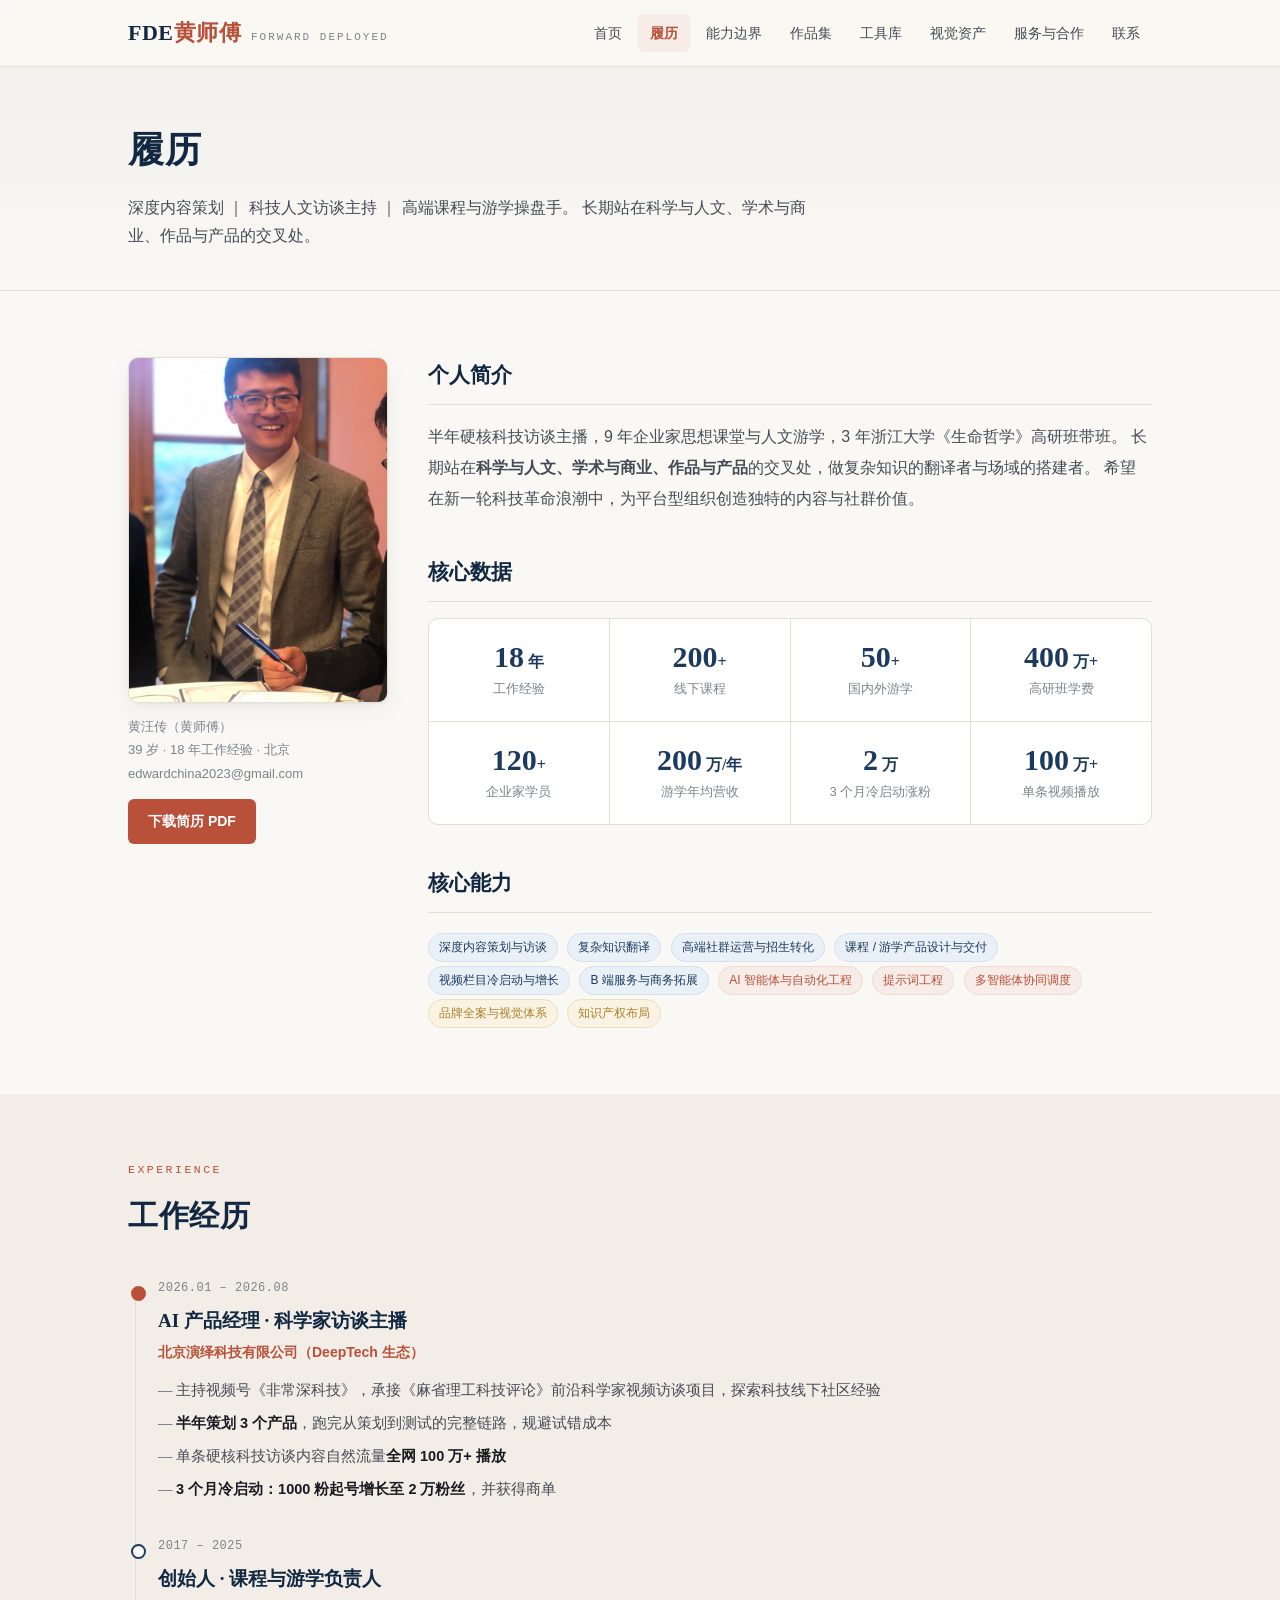
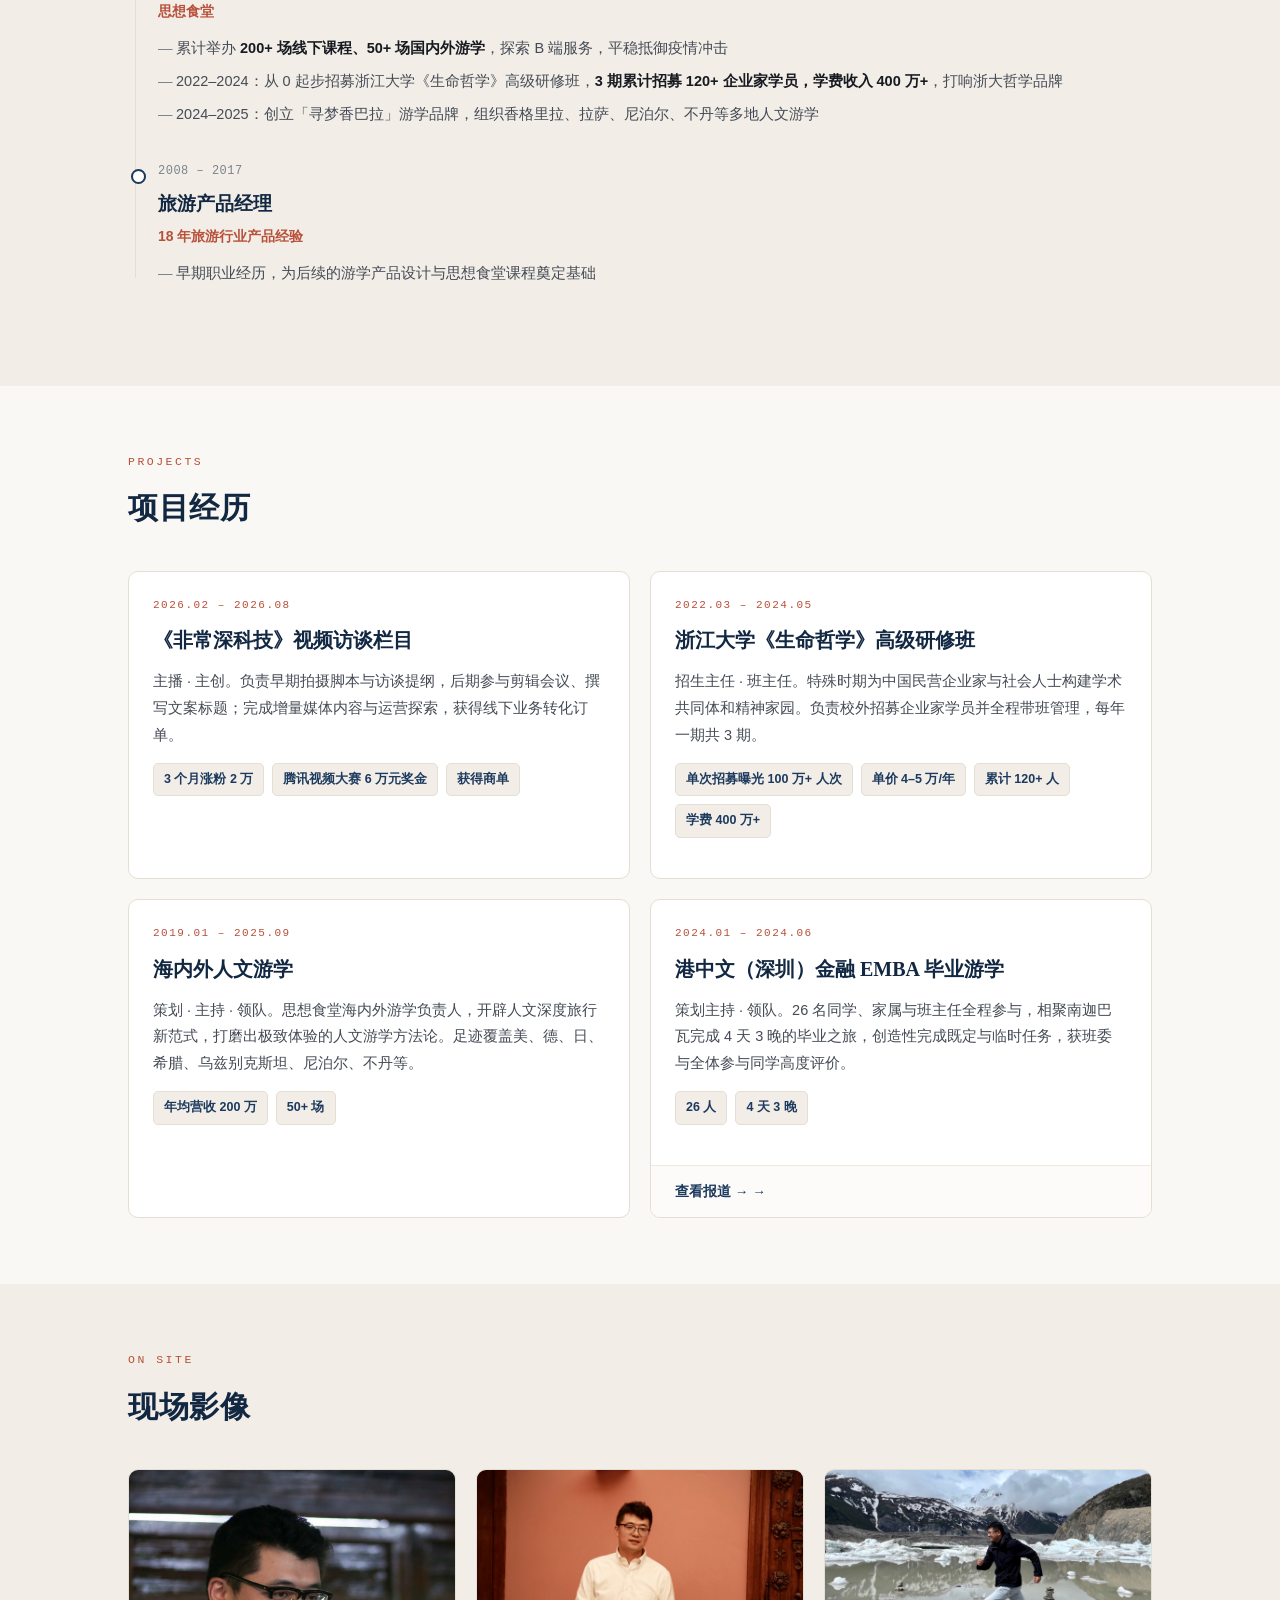
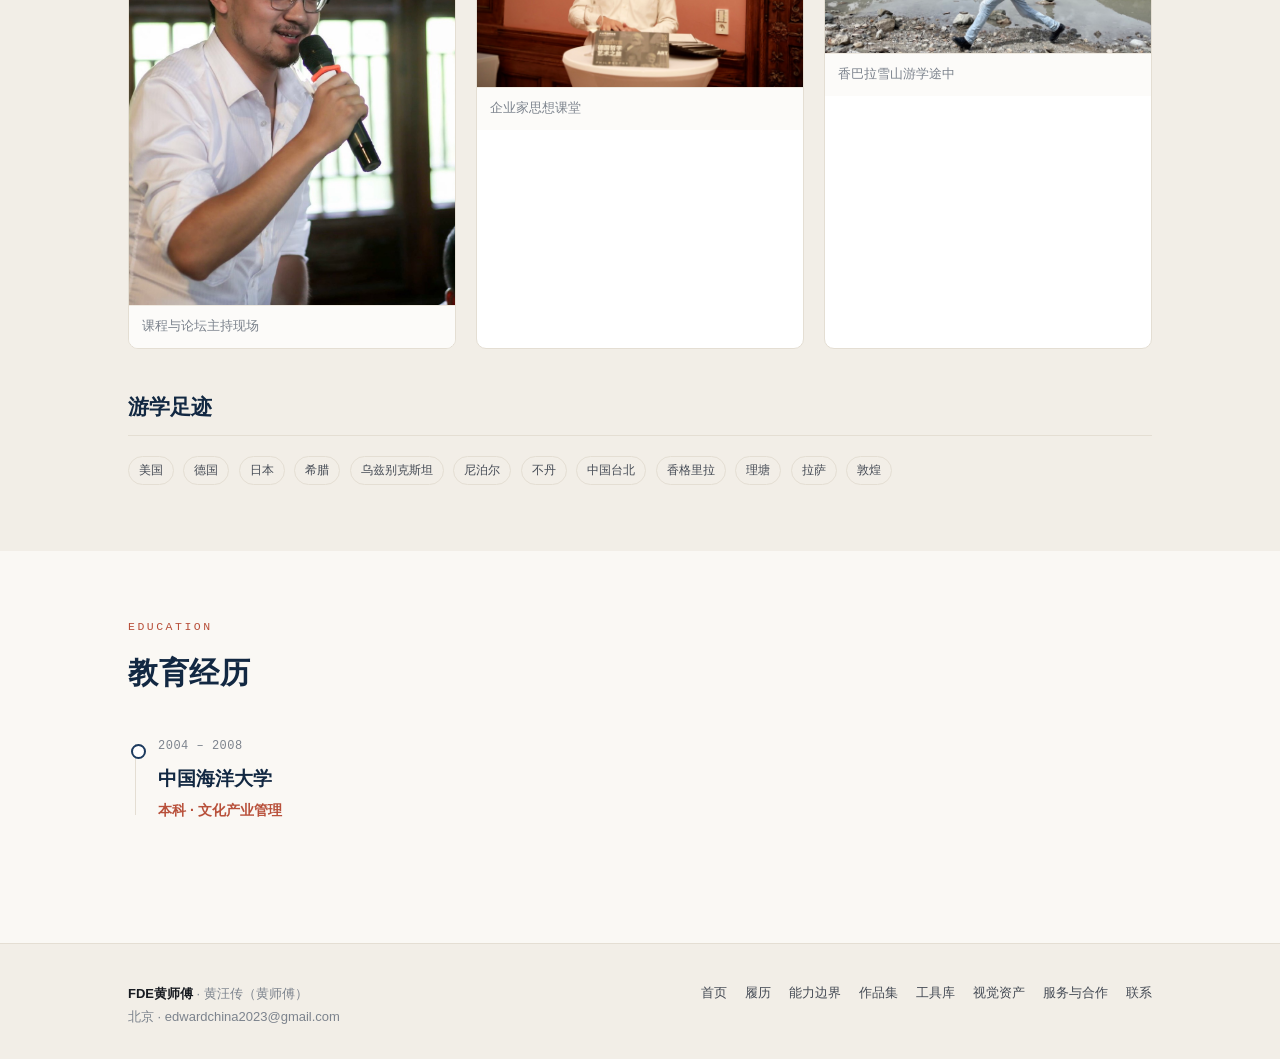
<file: resume.html>
<!DOCTYPE html>
<html lang="zh-CN">
<head>
<meta charset="UTF-8">
<meta name="viewport" content="width=device-width, initial-scale=1">
<title>履历 · FDE黄师傅</title>
<meta name="description" content="黄汪传（黄师傅）履历：18 年经验，半年硬核科技访谈主播，9 年企业家思想课堂与人文游学，3 年浙江大学《生命哲学》高研班带班。">
<link rel="stylesheet" href="assets/css/style.css">
</head>
<body>

<header class="site-header">
  <div class="header-inner">
    <a href="index.html" class="brand">
      <span class="brand-mark">FDE<em>黄师傅</em></span>
      <span class="brand-sub">Forward Deployed</span>
    </a>
    <button class="nav-toggle" aria-label="菜单">菜单</button>
    <nav class="nav">
      <a href="index.html">首页</a>
      <a href="resume.html">履历</a>
      <a href="capabilities.html">能力边界</a>
      <a href="works.html">作品集</a>
      <a href="toolkit.html">工具库</a>
      <a href="visual.html">视觉资产</a>
      <a href="services.html">服务与合作</a>
      <a href="contact.html">联系</a>
    </nav>
  </div>
</header>

<section class="page-hero">
  <div class="wrap">
    <h1>履历</h1>
    <p>
      深度内容策划 ｜ 科技人文访谈主持 ｜ 高端课程与游学操盘手。
      长期站在科学与人文、学术与商业、作品与产品的交叉处。
    </p>
  </div>
</section>

<section class="section">
  <div class="wrap">
    <div class="intro-grid">
      <div>
        <img class="intro-photo" src="assets/img/profile/head.jpg" alt="黄师傅（黄汪传）">
        <p style="font-size:13px;color:var(--ink-3);margin-top:12px;line-height:1.8">
          黄汪传（黄师傅）<br>
          39 岁 · 18 年工作经验 · 北京<br>
          edwardchina2023@gmail.com
        </p>
        <p style="margin-top:14px">
          <a class="btn" style="padding:10px 20px;font-size:14px" href="assets/files/09_简历与手册/黄汪传 科学与人文简历.pdf">下载简历 PDF</a>
        </p>
      </div>

      <div>
        <h2 class="sub" style="margin-top:0">个人简介</h2>
        <p style="font-size:16px;line-height:1.95;color:var(--ink-2)">
          半年硬核科技访谈主播，9 年企业家思想课堂与人文游学，3 年浙江大学《生命哲学》高研班带班。
          长期站在<strong>科学与人文、学术与商业、作品与产品</strong>的交叉处，做复杂知识的翻译者与场域的搭建者。
          希望在新一轮科技革命浪潮中，为平台型组织创造独特的内容与社群价值。
        </p>

        <h2 class="sub">核心数据</h2>
        <div class="stats" style="margin-top:0">
          <div class="stat"><div class="stat-num">18<small> 年</small></div><div class="stat-label">工作经验</div></div>
          <div class="stat"><div class="stat-num">200<small>+</small></div><div class="stat-label">线下课程</div></div>
          <div class="stat"><div class="stat-num">50<small>+</small></div><div class="stat-label">国内外游学</div></div>
          <div class="stat"><div class="stat-num">400<small> 万+</small></div><div class="stat-label">高研班学费</div></div>
          <div class="stat"><div class="stat-num">120<small>+</small></div><div class="stat-label">企业家学员</div></div>
          <div class="stat"><div class="stat-num">200<small> 万/年</small></div><div class="stat-label">游学年均营收</div></div>
          <div class="stat"><div class="stat-num">2<small> 万</small></div><div class="stat-label">3 个月冷启动涨粉</div></div>
          <div class="stat"><div class="stat-num">100<small> 万+</small></div><div class="stat-label">单条视频播放</div></div>
        </div>

        <h2 class="sub">核心能力</h2>
        <div style="margin-top:16px">
          <span class="tag tag-navy">深度内容策划与访谈</span>
          <span class="tag tag-navy">复杂知识翻译</span>
          <span class="tag tag-navy">高端社群运营与招生转化</span>
          <span class="tag tag-navy">课程 / 游学产品设计与交付</span>
          <span class="tag tag-navy">视频栏目冷启动与增长</span>
          <span class="tag tag-navy">B 端服务与商务拓展</span>
          <span class="tag tag-clay">AI 智能体与自动化工程</span>
          <span class="tag tag-clay">提示词工程</span>
          <span class="tag tag-clay">多智能体协同调度</span>
          <span class="tag tag-gold">品牌全案与视觉体系</span>
          <span class="tag tag-gold">知识产权布局</span>
        </div>
      </div>
    </div>
  </div>
</section>

<section class="section section-alt">
  <div class="wrap">
    <div class="section-head">
      <div class="section-kicker">Experience</div>
      <h2 class="section-title">工作经历</h2>
    </div>

    <div class="timeline">
      <div class="tl-item is-current">
        <div class="tl-date">2026.01 – 2026.08</div>
        <div class="tl-title">AI 产品经理 · 科学家访谈主播</div>
        <div class="tl-org">北京演绎科技有限公司（DeepTech 生态）</div>
        <ul>
          <li>主持视频号《非常深科技》，承接《麻省理工科技评论》前沿科学家视频访谈项目，探索科技线下社区经验</li>
          <li><strong>半年策划 3 个产品</strong>，跑完从策划到测试的完整链路，规避试错成本</li>
          <li>单条硬核科技访谈内容自然流量<strong>全网 100 万+ 播放</strong></li>
          <li><strong>3 个月冷启动：1000 粉起号增长至 2 万粉丝</strong>，并获得商单</li>
        </ul>
      </div>

      <div class="tl-item">
        <div class="tl-date">2017 – 2025</div>
        <div class="tl-title">创始人 · 课程与游学负责人</div>
        <div class="tl-org">思想食堂</div>
        <ul>
          <li>累计举办 <strong>200+ 场线下课程、50+ 场国内外游学</strong>，探索 B 端服务，平稳抵御疫情冲击</li>
          <li>2022–2024：从 0 起步招募浙江大学《生命哲学》高级研修班，<strong>3 期累计招募 120+ 企业家学员，学费收入 400 万+</strong>，打响浙大哲学品牌</li>
          <li>2024–2025：创立「寻梦香巴拉」游学品牌，组织香格里拉、拉萨、尼泊尔、不丹等多地人文游学</li>
        </ul>
      </div>

      <div class="tl-item">
        <div class="tl-date">2008 – 2017</div>
        <div class="tl-title">旅游产品经理</div>
        <div class="tl-org">18 年旅游行业产品经验</div>
        <ul>
          <li>早期职业经历，为后续的游学产品设计与思想食堂课程奠定基础</li>
        </ul>
      </div>
    </div>
  </div>
</section>

<section class="section">
  <div class="wrap">
    <div class="section-head">
      <div class="section-kicker">Projects</div>
      <h2 class="section-title">项目经历</h2>
    </div>

    <div class="grid-2">
      <div class="case">
        <div class="case-body">
          <div class="case-id">2026.02 – 2026.08</div>
          <h3>《非常深科技》视频访谈栏目</h3>
          <p>主播 · 主创。负责早期拍摄脚本与访谈提纲，后期参与剪辑会议、撰写文案标题；完成增量媒体内容与运营探索，获得线下业务转化订单。</p>
          <div class="case-metrics">
            <span class="metric">3 个月涨粉 2 万</span>
            <span class="metric">腾讯视频大赛 6 万元奖金</span>
            <span class="metric">获得商单</span>
          </div>
        </div>
      </div>

      <div class="case">
        <div class="case-body">
          <div class="case-id">2022.03 – 2024.05</div>
          <h3>浙江大学《生命哲学》高级研修班</h3>
          <p>招生主任 · 班主任。特殊时期为中国民营企业家与社会人士构建学术共同体和精神家园。负责校外招募企业家学员并全程带班管理，每年一期共 3 期。</p>
          <div class="case-metrics">
            <span class="metric">单次招募曝光 100 万+ 人次</span>
            <span class="metric">单价 4–5 万/年</span>
            <span class="metric">累计 120+ 人</span>
            <span class="metric">学费 400 万+</span>
          </div>
        </div>
      </div>

      <div class="case">
        <div class="case-body">
          <div class="case-id">2019.01 – 2025.09</div>
          <h3>海内外人文游学</h3>
          <p>策划 · 主持 · 领队。思想食堂海内外游学负责人，开辟人文深度旅行新范式，打磨出极致体验的人文游学方法论。足迹覆盖美、德、日、希腊、乌兹别克斯坦、尼泊尔、不丹等。</p>
          <div class="case-metrics">
            <span class="metric">年均营收 200 万</span>
            <span class="metric">50+ 场</span>
          </div>
        </div>
      </div>

      <div class="case">
        <div class="case-body">
          <div class="case-id">2024.01 – 2024.06</div>
          <h3>港中文（深圳）金融 EMBA 毕业游学</h3>
          <p>策划主持 · 领队。26 名同学、家属与班主任全程参与，相聚南迦巴瓦完成 4 天 3 晚的毕业之旅，创造性完成既定与临时任务，获班委与全体参与同学高度评价。</p>
          <div class="case-metrics">
            <span class="metric">26 人</span>
            <span class="metric">4 天 3 晚</span>
          </div>
        </div>
        <div class="case-foot">
          <a href="assets/files/08_文章脚本/【毕业旅行】走进南迦巴瓦·思想食堂定制.pdf">查看报道 →</a>
        </div>
      </div>
    </div>
  </div>
</section>

<section class="section section-alt">
  <div class="wrap">
    <div class="section-head">
      <div class="section-kicker">On Site</div>
      <h2 class="section-title">现场影像</h2>
    </div>
    <div class="grid-3">
      <div class="shot">
        <img src="assets/img/profile/speak.jpg" alt="课程与论坛主持现场">
        <div class="cap">课程与论坛主持现场</div>
      </div>
      <div class="shot">
        <img src="assets/img/profile/course.jpg" alt="企业家思想课堂">
        <div class="cap">企业家思想课堂</div>
      </div>
      <div class="shot">
        <img src="assets/img/profile/travel.jpg" alt="香巴拉雪山游学途中">
        <div class="cap">香巴拉雪山游学途中</div>
      </div>
    </div>

    <h2 class="sub">游学足迹</h2>
    <div style="margin-top:16px">
      <span class="tag">美国</span>
      <span class="tag">德国</span>
      <span class="tag">日本</span>
      <span class="tag">希腊</span>
      <span class="tag">乌兹别克斯坦</span>
      <span class="tag">尼泊尔</span>
      <span class="tag">不丹</span>
      <span class="tag">中国台北</span>
      <span class="tag">香格里拉</span>
      <span class="tag">理塘</span>
      <span class="tag">拉萨</span>
      <span class="tag">敦煌</span>
    </div>
  </div>
</section>

<section class="section">
  <div class="wrap">
    <div class="section-head">
      <div class="section-kicker">Education</div>
      <h2 class="section-title">教育经历</h2>
    </div>
    <div class="timeline">
      <div class="tl-item">
        <div class="tl-date">2004 – 2008</div>
        <div class="tl-title">中国海洋大学</div>
        <div class="tl-org">本科 · 文化产业管理</div>
      </div>
    </div>
  </div>
</section>

<footer class="site-footer">
  <div class="footer-inner">
    <p>
      <strong style="color:var(--ink)">FDE黄师傅</strong> · 黄汪传（黄师傅）<br>
      北京 · edwardchina2023@gmail.com
    </p>
    <nav class="footer-nav">
      <a href="index.html">首页</a>
      <a href="resume.html">履历</a>
      <a href="capabilities.html">能力边界</a>
      <a href="works.html">作品集</a>
      <a href="toolkit.html">工具库</a>
      <a href="visual.html">视觉资产</a>
      <a href="services.html">服务与合作</a>
      <a href="contact.html">联系</a>
    </nav>
  </div>
</footer>

<script src="assets/js/main.js"></script>
</body>
</html>
</file>
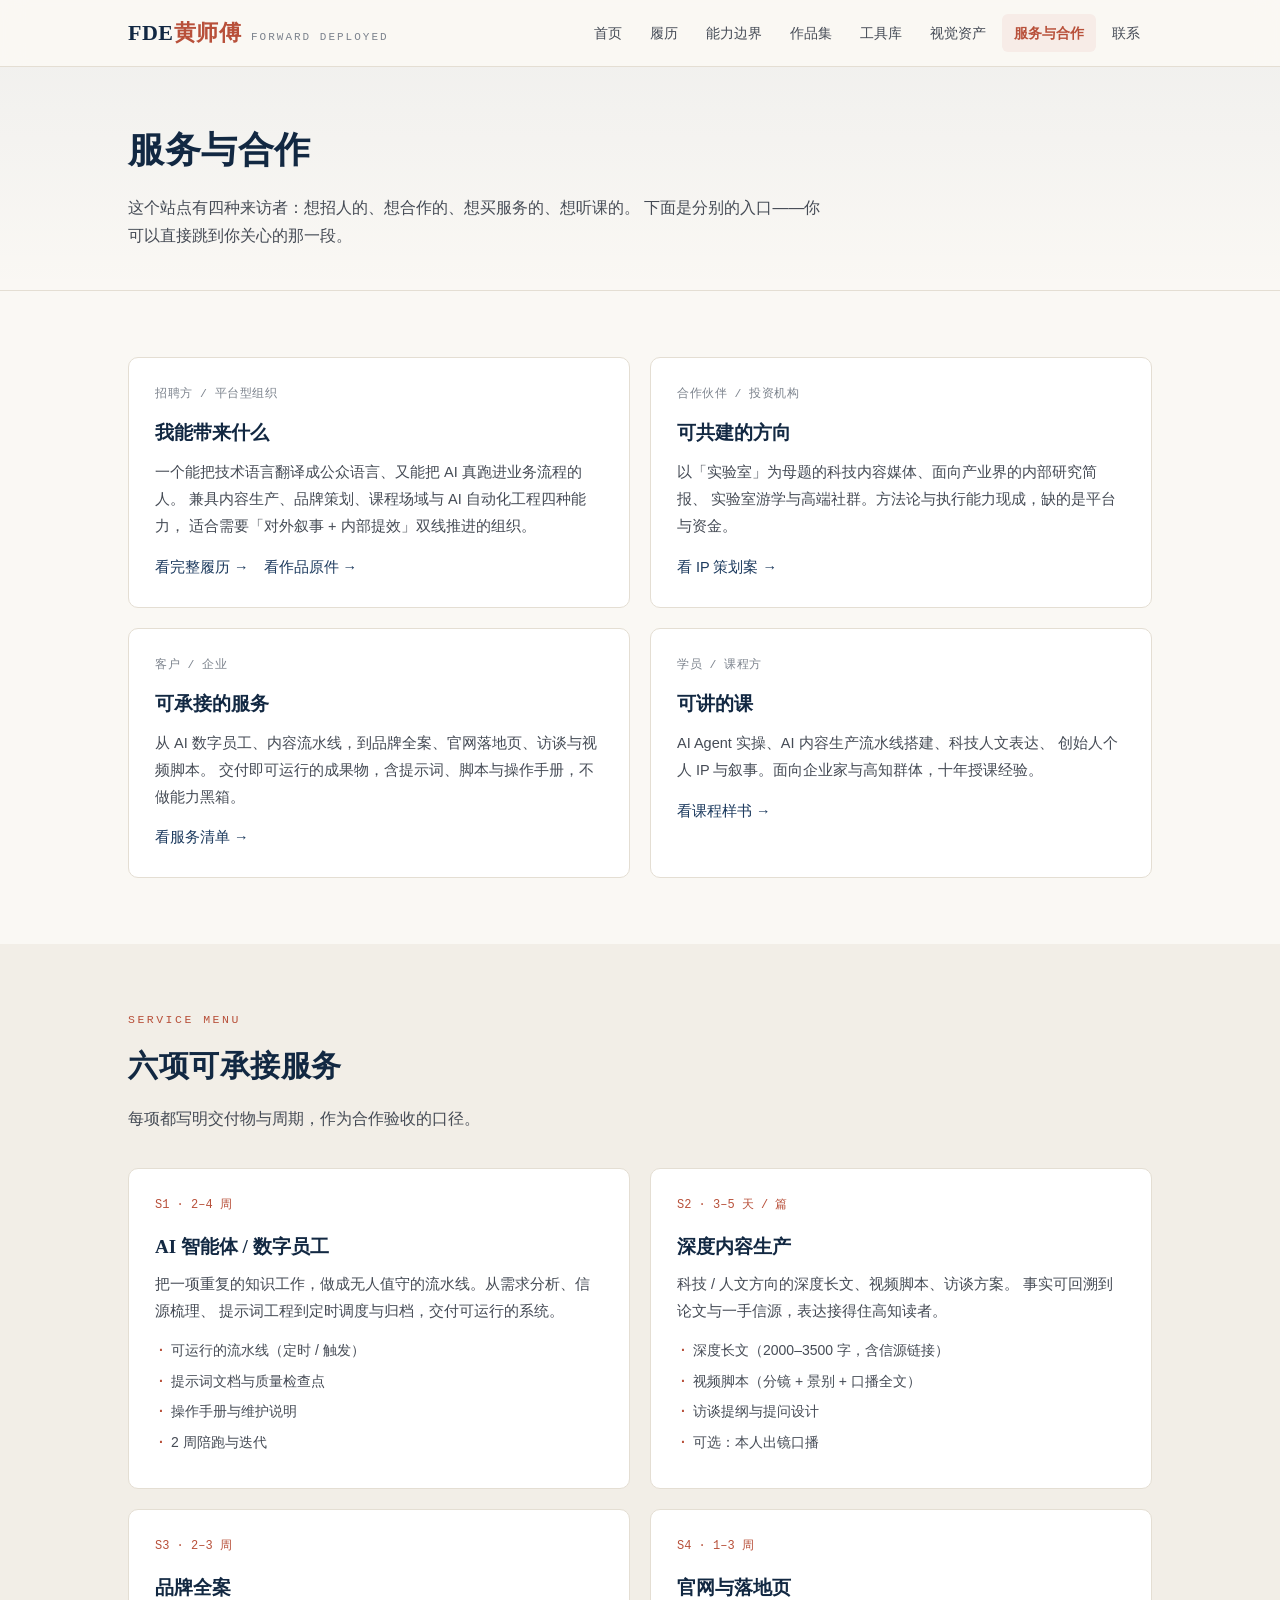
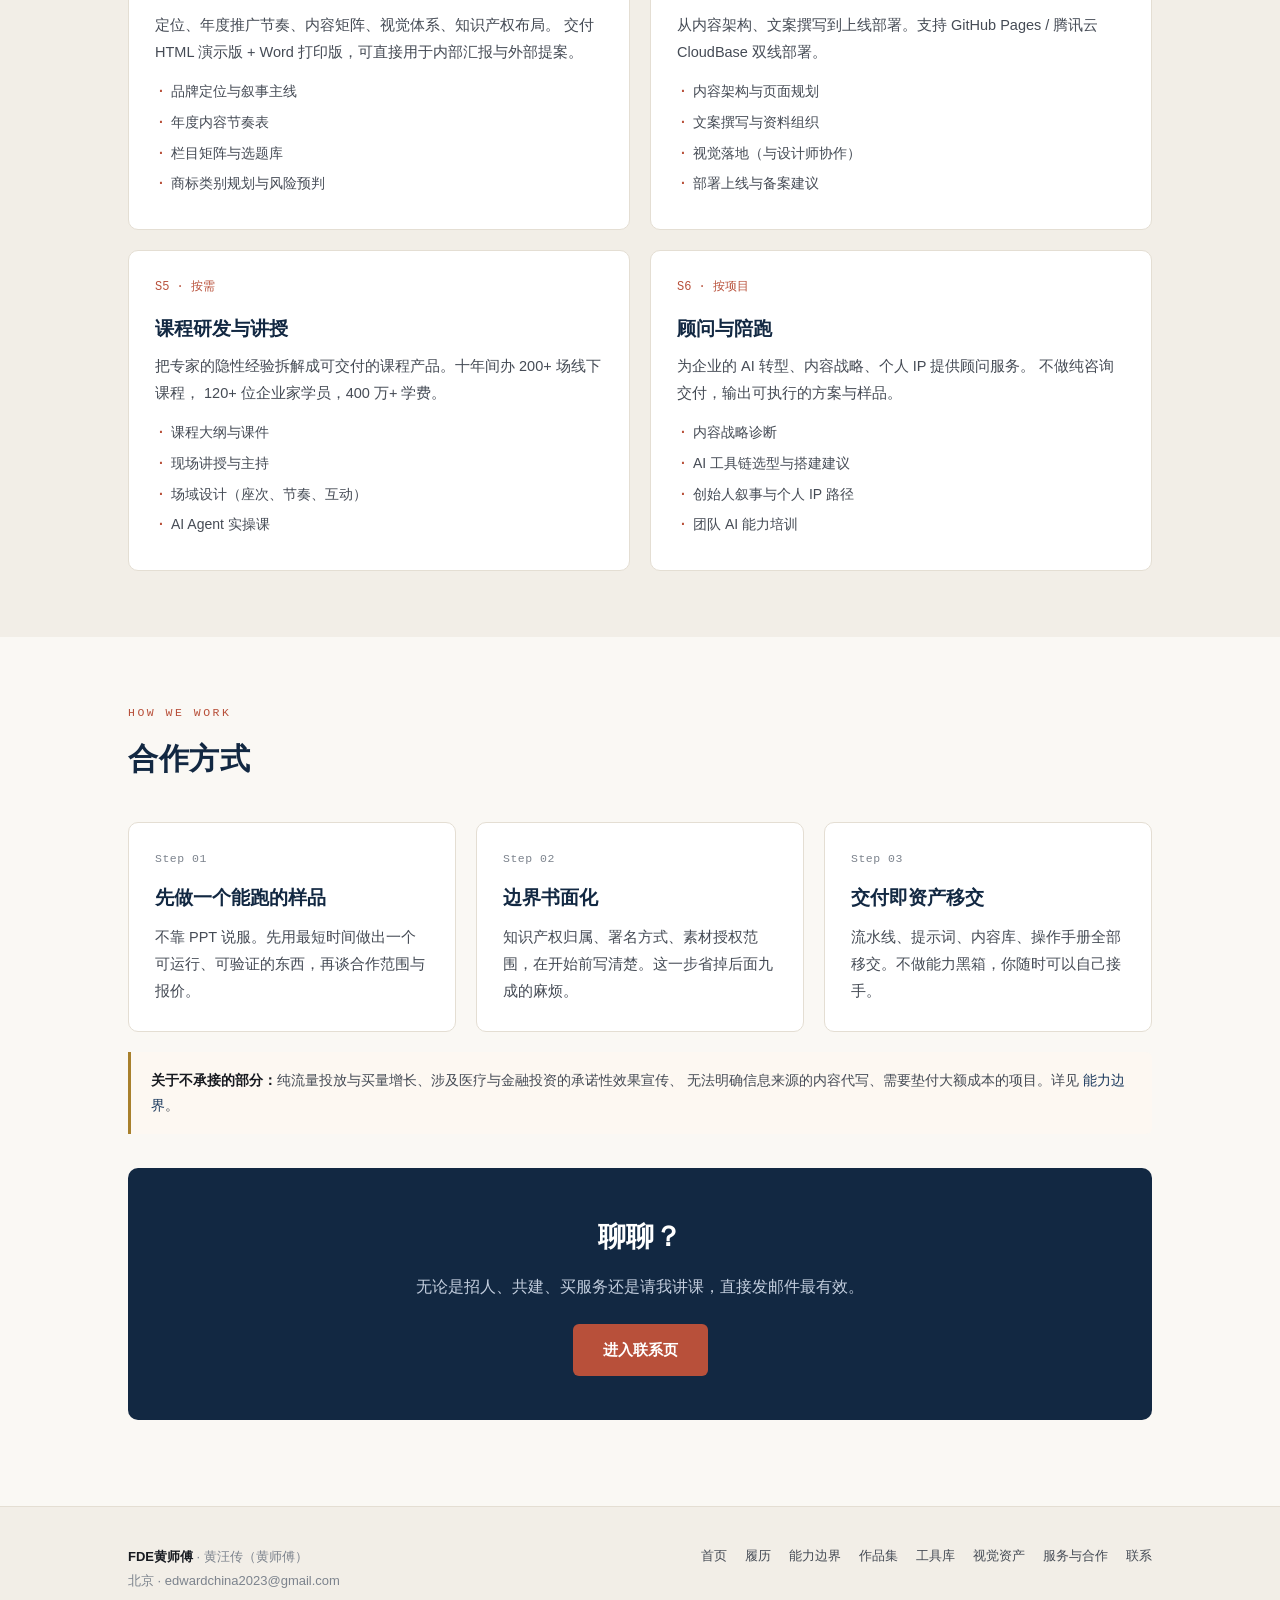
<file: services.html>
<!DOCTYPE html>
<html lang="zh-CN">
<head>
<meta charset="UTF-8">
<meta name="viewport" content="width=device-width, initial-scale=1">
<title>服务与合作 · FDE黄师傅</title>
<meta name="description" content="FDE黄师傅可承接的六项服务：AI 智能体与数字员工、深度内容生产、品牌全案、官网与落地页、课程研发与讲授、顾问咨询。">
<link rel="stylesheet" href="assets/css/style.css">
</head>
<body>

<header class="site-header">
  <div class="header-inner">
    <a href="index.html" class="brand">
      <span class="brand-mark">FDE<em>黄师傅</em></span>
      <span class="brand-sub">Forward Deployed</span>
    </a>
    <button class="nav-toggle" aria-label="菜单">菜单</button>
    <nav class="nav">
      <a href="index.html">首页</a>
      <a href="resume.html">履历</a>
      <a href="capabilities.html">能力边界</a>
      <a href="works.html">作品集</a>
      <a href="toolkit.html">工具库</a>
      <a href="visual.html">视觉资产</a>
      <a href="services.html">服务与合作</a>
      <a href="contact.html">联系</a>
    </nav>
  </div>
</header>

<section class="page-hero">
  <div class="wrap">
    <h1>服务与合作</h1>
    <p>
      这个站点有四种来访者：想招人的、想合作的、想买服务的、想听课的。
      下面是分别的入口——你可以直接跳到你关心的那一段。
    </p>
  </div>
</section>

<section class="section">
  <div class="wrap">
    <div class="grid-2">
      <div class="card">
        <span class="card-meta">招聘方 / 平台型组织</span>
        <h3>我能带来什么</h3>
        <p>
          一个能把技术语言翻译成公众语言、又能把 AI 真跑进业务流程的人。
          兼具内容生产、品牌策划、课程场域与 AI 自动化工程四种能力，
          适合需要「对外叙事 + 内部提效」双线推进的组织。
        </p>
        <p style="margin-top:14px"><a href="resume.html">看完整履历 →</a>　<a href="works.html">看作品原件 →</a></p>
      </div>
      <div class="card">
        <span class="card-meta">合作伙伴 / 投资机构</span>
        <h3>可共建的方向</h3>
        <p>
          以「实验室」为母题的科技内容媒体、面向产业界的内部研究简报、
          实验室游学与高端社群。方法论与执行能力现成，缺的是平台与资金。
        </p>
        <p style="margin-top:14px"><a href="assets/files/07_实验室IP/实验室IP策划案.html">看 IP 策划案 →</a></p>
      </div>
      <div class="card">
        <span class="card-meta">客户 / 企业</span>
        <h3>可承接的服务</h3>
        <p>
          从 AI 数字员工、内容流水线，到品牌全案、官网落地页、访谈与视频脚本。
          交付即可运行的成果物，含提示词、脚本与操作手册，不做能力黑箱。
        </p>
        <p style="margin-top:14px"><a href="#services">看服务清单 →</a></p>
      </div>
      <div class="card">
        <span class="card-meta">学员 / 课程方</span>
        <h3>可讲的课</h3>
        <p>
          AI Agent 实操、AI 内容生产流水线搭建、科技人文表达、
          创始人个人 IP 与叙事。面向企业家与高知群体，十年授课经验。
        </p>
        <p style="margin-top:14px"><a href="assets/files/09_简历与手册/AI时代创始人手册_样书.pdf">看课程样书 →</a></p>
      </div>
    </div>
  </div>
</section>

<section class="section section-alt" id="services" style="scroll-margin-top:80px">
  <div class="wrap">
    <div class="section-head">
      <div class="section-kicker">Service Menu</div>
      <h2 class="section-title">六项可承接服务</h2>
      <p class="section-desc">每项都写明交付物与周期，作为合作验收的口径。</p>
    </div>

    <div class="grid-2">
      <div class="svc">
        <div class="svc-meta">S1 · 2–4 周</div>
        <h3>AI 智能体 / 数字员工</h3>
        <p style="font-size:14.5px;color:var(--ink-2);line-height:1.85">
          把一项重复的知识工作，做成无人值守的流水线。从需求分析、信源梳理、
          提示词工程到定时调度与归档，交付可运行的系统。
        </p>
        <ul>
          <li>可运行的流水线（定时 / 触发）</li>
          <li>提示词文档与质量检查点</li>
          <li>操作手册与维护说明</li>
          <li>2 周陪跑与迭代</li>
        </ul>
      </div>

      <div class="svc">
        <div class="svc-meta">S2 · 3–5 天 / 篇</div>
        <h3>深度内容生产</h3>
        <p style="font-size:14.5px;color:var(--ink-2);line-height:1.85">
          科技 / 人文方向的深度长文、视频脚本、访谈方案。
          事实可回溯到论文与一手信源，表达接得住高知读者。
        </p>
        <ul>
          <li>深度长文（2000–3500 字，含信源链接）</li>
          <li>视频脚本（分镜 + 景别 + 口播全文）</li>
          <li>访谈提纲与提问设计</li>
          <li>可选：本人出镜口播</li>
        </ul>
      </div>

      <div class="svc">
        <div class="svc-meta">S3 · 2–3 周</div>
        <h3>品牌全案</h3>
        <p style="font-size:14.5px;color:var(--ink-2);line-height:1.85">
          定位、年度推广节奏、内容矩阵、视觉体系、知识产权布局。
          交付 HTML 演示版 + Word 打印版，可直接用于内部汇报与外部提案。
        </p>
        <ul>
          <li>品牌定位与叙事主线</li>
          <li>年度内容节奏表</li>
          <li>栏目矩阵与选题库</li>
          <li>商标类别规划与风险预判</li>
        </ul>
      </div>

      <div class="svc">
        <div class="svc-meta">S4 · 1–3 周</div>
        <h3>官网与落地页</h3>
        <p style="font-size:14.5px;color:var(--ink-2);line-height:1.85">
          从内容架构、文案撰写到上线部署。支持 GitHub Pages / 腾讯云 CloudBase 双线部署。
        </p>
        <ul>
          <li>内容架构与页面规划</li>
          <li>文案撰写与资料组织</li>
          <li>视觉落地（与设计师协作）</li>
          <li>部署上线与备案建议</li>
        </ul>
      </div>

      <div class="svc">
        <div class="svc-meta">S5 · 按需</div>
        <h3>课程研发与讲授</h3>
        <p style="font-size:14.5px;color:var(--ink-2);line-height:1.85">
          把专家的隐性经验拆解成可交付的课程产品。十年间办 200+ 场线下课程，
          120+ 位企业家学员，400 万+ 学费。
        </p>
        <ul>
          <li>课程大纲与课件</li>
          <li>现场讲授与主持</li>
          <li>场域设计（座次、节奏、互动）</li>
          <li>AI Agent 实操课</li>
        </ul>
      </div>

      <div class="svc">
        <div class="svc-meta">S6 · 按项目</div>
        <h3>顾问与陪跑</h3>
        <p style="font-size:14.5px;color:var(--ink-2);line-height:1.85">
          为企业的 AI 转型、内容战略、个人 IP 提供顾问服务。
          不做纯咨询交付，输出可执行的方案与样品。
        </p>
        <ul>
          <li>内容战略诊断</li>
          <li>AI 工具链选型与搭建建议</li>
          <li>创始人叙事与个人 IP 路径</li>
          <li>团队 AI 能力培训</li>
        </ul>
      </div>
    </div>
  </div>
</section>

<section class="section">
  <div class="wrap">
    <div class="section-head">
      <div class="section-kicker">How We Work</div>
      <h2 class="section-title">合作方式</h2>
    </div>
    <div class="grid-3">
      <div class="card">
        <span class="card-meta">Step 01</span>
        <h3>先做一个能跑的样品</h3>
        <p>不靠 PPT 说服。先用最短时间做出一个可运行、可验证的东西，再谈合作范围与报价。</p>
      </div>
      <div class="card">
        <span class="card-meta">Step 02</span>
        <h3>边界书面化</h3>
        <p>知识产权归属、署名方式、素材授权范围，在开始前写清楚。这一步省掉后面九成的麻烦。</p>
      </div>
      <div class="card">
        <span class="card-meta">Step 03</span>
        <h3>交付即资产移交</h3>
        <p>流水线、提示词、内容库、操作手册全部移交。不做能力黑箱，你随时可以自己接手。</p>
      </div>
    </div>

    <div class="note">
      <strong>关于不承接的部分：</strong>纯流量投放与买量增长、涉及医疗与金融投资的承诺性效果宣传、
      无法明确信息来源的内容代写、需要垫付大额成本的项目。详见
      <a href="capabilities.html">能力边界</a>。
    </div>

    <div class="cta-box" style="margin-top:34px">
      <h2>聊聊？</h2>
      <p>无论是招人、共建、买服务还是请我讲课，直接发邮件最有效。</p>
      <a class="btn" href="contact.html">进入联系页</a>
    </div>
  </div>
</section>

<footer class="site-footer">
  <div class="footer-inner">
    <p>
      <strong style="color:var(--ink)">FDE黄师傅</strong> · 黄汪传（黄师傅）<br>
      北京 · edwardchina2023@gmail.com
    </p>
    <nav class="footer-nav">
      <a href="index.html">首页</a>
      <a href="resume.html">履历</a>
      <a href="capabilities.html">能力边界</a>
      <a href="works.html">作品集</a>
      <a href="toolkit.html">工具库</a>
      <a href="visual.html">视觉资产</a>
      <a href="services.html">服务与合作</a>
      <a href="contact.html">联系</a>
    </nav>
  </div>
</footer>

<script src="assets/js/main.js"></script>
</body>
</html>
</file>
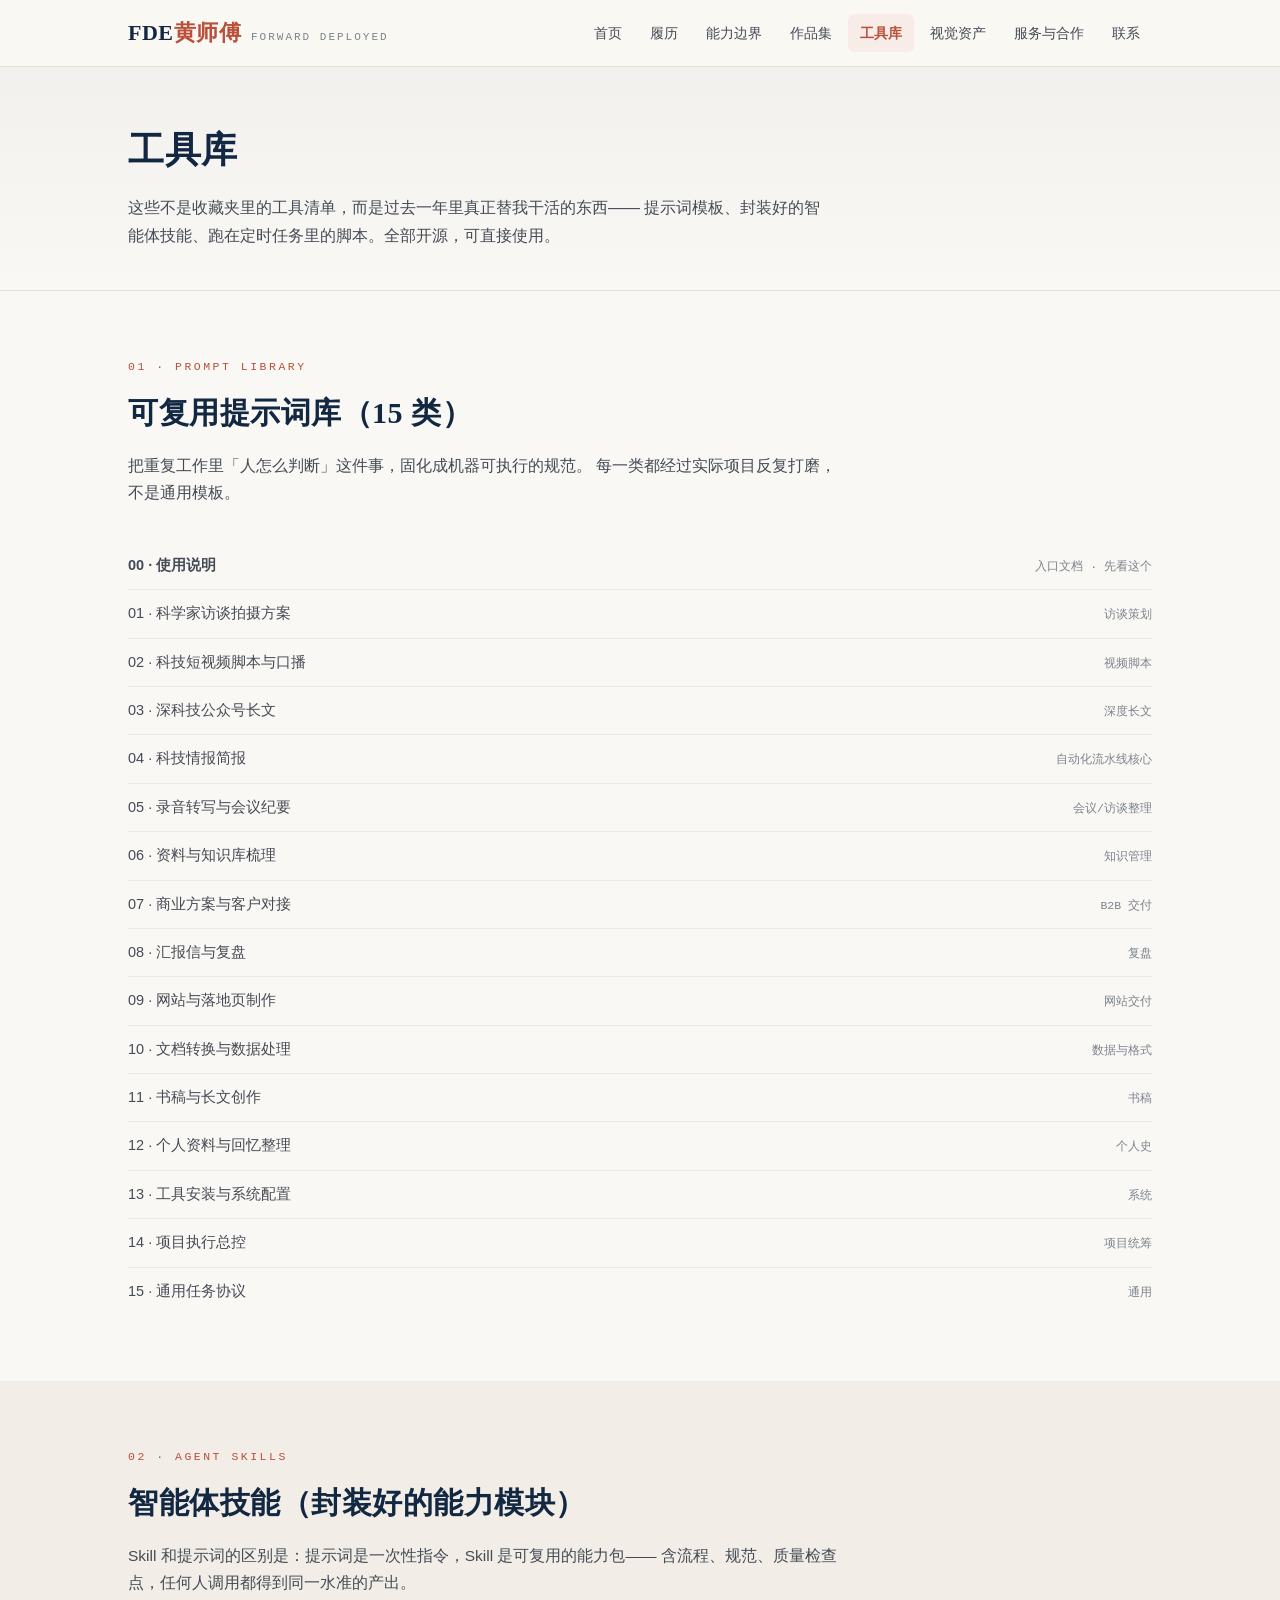
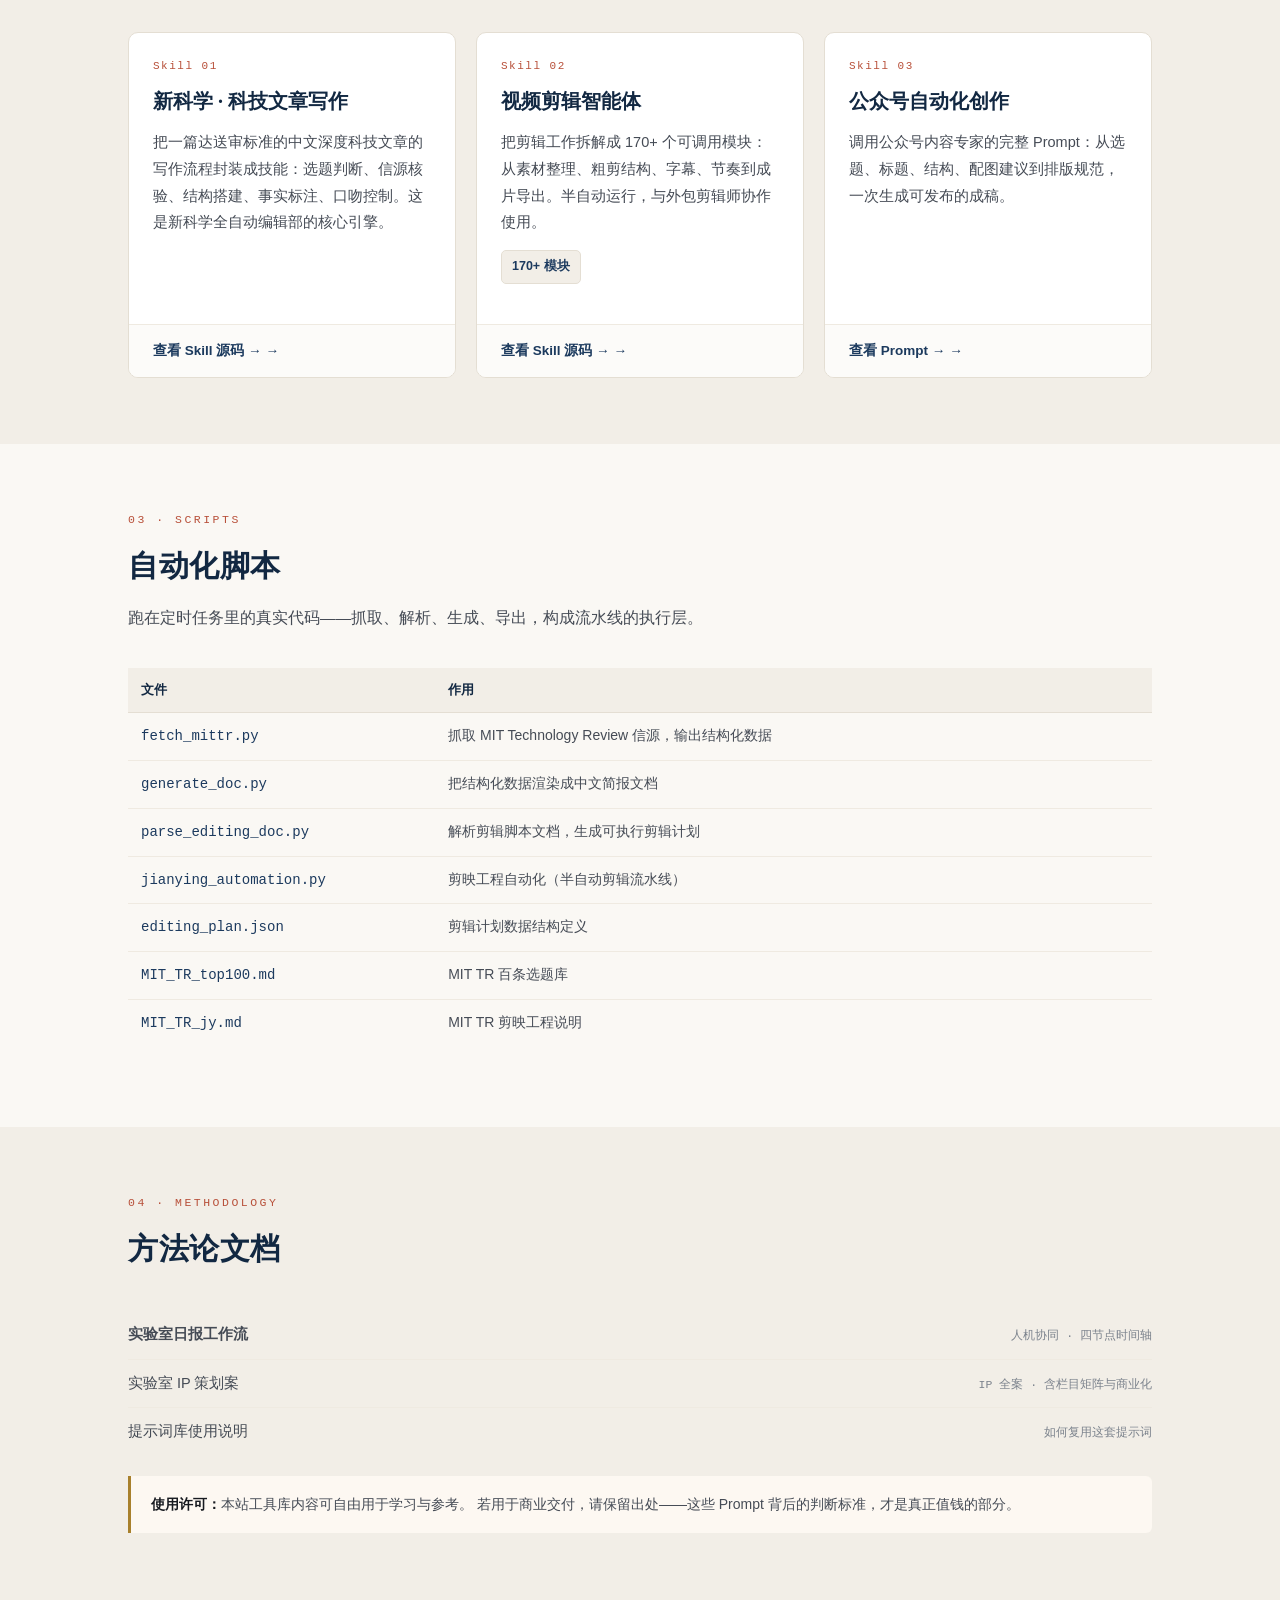
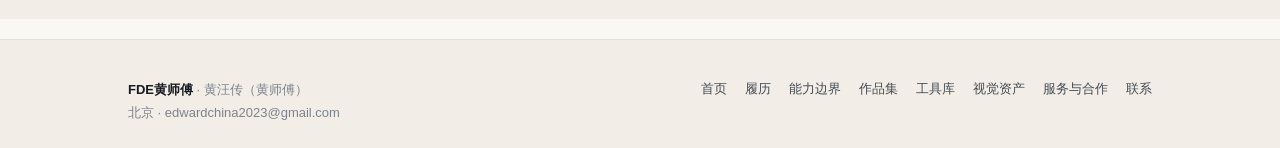
<file: toolkit.html>
<!DOCTYPE html>
<html lang="zh-CN">
<head>
<meta charset="UTF-8">
<meta name="viewport" content="width=device-width, initial-scale=1">
<title>工具库 · FDE黄师傅</title>
<meta name="description" content="15 类可复用提示词模板、2 套封装好的智能体技能、7 个自动化脚本、3 份方法论文档——真正替我干活的那些东西。">
<link rel="stylesheet" href="assets/css/style.css">
</head>
<body>

<header class="site-header">
  <div class="header-inner">
    <a href="index.html" class="brand">
      <span class="brand-mark">FDE<em>黄师傅</em></span>
      <span class="brand-sub">Forward Deployed</span>
    </a>
    <button class="nav-toggle" aria-label="菜单">菜单</button>
    <nav class="nav">
      <a href="index.html">首页</a>
      <a href="resume.html">履历</a>
      <a href="capabilities.html">能力边界</a>
      <a href="works.html">作品集</a>
      <a href="toolkit.html">工具库</a>
      <a href="visual.html">视觉资产</a>
      <a href="services.html">服务与合作</a>
      <a href="contact.html">联系</a>
    </nav>
  </div>
</header>

<section class="page-hero">
  <div class="wrap">
    <h1>工具库</h1>
    <p>
      这些不是收藏夹里的工具清单，而是过去一年里真正替我干活的东西——
      提示词模板、封装好的智能体技能、跑在定时任务里的脚本。全部开源，可直接使用。
    </p>
  </div>
</section>

<section class="section">
  <div class="wrap">
    <div class="section-head">
      <div class="section-kicker">01 · Prompt Library</div>
      <h2 class="section-title">可复用提示词库（15 类）</h2>
      <p class="section-desc">
        把重复工作里「人怎么判断」这件事，固化成机器可执行的规范。
        每一类都经过实际项目反复打磨，不是通用模板。
      </p>
    </div>

    <ul class="file-list">
      <li><a class="fname" href="assets/files/01_提示词库/00-使用说明.txt"><strong>00 · 使用说明</strong></a><span class="fmeta">入口文档 · 先看这个</span></li>
      <li><a class="fname" href="assets/files/01_提示词库/01-科学家访谈拍摄方案.txt">01 · 科学家访谈拍摄方案</a><span class="fmeta">访谈策划</span></li>
      <li><a class="fname" href="assets/files/01_提示词库/02-科技短视频脚本与口播.txt">02 · 科技短视频脚本与口播</a><span class="fmeta">视频脚本</span></li>
      <li><a class="fname" href="assets/files/01_提示词库/03-深科技公众号长文.txt">03 · 深科技公众号长文</a><span class="fmeta">深度长文</span></li>
      <li><a class="fname" href="assets/files/01_提示词库/04-科技情报简报.txt">04 · 科技情报简报</a><span class="fmeta">自动化流水线核心</span></li>
      <li><a class="fname" href="assets/files/01_提示词库/05-录音转写与会议纪要.txt">05 · 录音转写与会议纪要</a><span class="fmeta">会议/访谈整理</span></li>
      <li><a class="fname" href="assets/files/01_提示词库/06-资料与知识库梳理.txt">06 · 资料与知识库梳理</a><span class="fmeta">知识管理</span></li>
      <li><a class="fname" href="assets/files/01_提示词库/07-商业方案与客户对接.txt">07 · 商业方案与客户对接</a><span class="fmeta">B2B 交付</span></li>
      <li><a class="fname" href="assets/files/01_提示词库/08-汇报信与复盘.txt">08 · 汇报信与复盘</a><span class="fmeta">复盘</span></li>
      <li><a class="fname" href="assets/files/01_提示词库/09-网站与落地页制作.txt">09 · 网站与落地页制作</a><span class="fmeta">网站交付</span></li>
      <li><a class="fname" href="assets/files/01_提示词库/10-文档转换与数据处理.txt">10 · 文档转换与数据处理</a><span class="fmeta">数据与格式</span></li>
      <li><a class="fname" href="assets/files/01_提示词库/11-书稿与长文创作.txt">11 · 书稿与长文创作</a><span class="fmeta">书稿</span></li>
      <li><a class="fname" href="assets/files/01_提示词库/12-个人资料与回忆整理.txt">12 · 个人资料与回忆整理</a><span class="fmeta">个人史</span></li>
      <li><a class="fname" href="assets/files/01_提示词库/13-工具安装与系统配置.txt">13 · 工具安装与系统配置</a><span class="fmeta">系统</span></li>
      <li><a class="fname" href="assets/files/01_提示词库/14-项目执行总控.txt">14 · 项目执行总控</a><span class="fmeta">项目统筹</span></li>
      <li><a class="fname" href="assets/files/01_提示词库/15-通用任务协议.txt">15 · 通用任务协议</a><span class="fmeta">通用</span></li>
    </ul>
  </div>
</section>

<section class="section section-alt">
  <div class="wrap">
    <div class="section-head">
      <div class="section-kicker">02 · Agent Skills</div>
      <h2 class="section-title">智能体技能（封装好的能力模块）</h2>
      <p class="section-desc">
        Skill 和提示词的区别是：提示词是一次性指令，Skill 是可复用的能力包——
        含流程、规范、质量检查点，任何人调用都得到同一水准的产出。
      </p>
    </div>

    <div class="grid-3">
      <div class="case">
        <div class="case-body">
          <div class="case-id">Skill 01</div>
          <h3>新科学 · 科技文章写作</h3>
          <p>把一篇达送审标准的中文深度科技文章的写作流程封装成技能：选题判断、信源核验、结构搭建、事实标注、口吻控制。这是新科学全自动编辑部的核心引擎。</p>
        </div>
        <div class="case-foot">
          <a href="assets/files/02_智能体与技能/新科学_科技文章写作skill.md">查看 Skill 源码 →</a>
        </div>
      </div>

      <div class="case">
        <div class="case-body">
          <div class="case-id">Skill 02</div>
          <h3>视频剪辑智能体</h3>
          <p>把剪辑工作拆解成 170+ 个可调用模块：从素材整理、粗剪结构、字幕、节奏到成片导出。半自动运行，与外包剪辑师协作使用。</p>
          <div class="case-metrics"><span class="metric">170+ 模块</span></div>
        </div>
        <div class="case-foot">
          <a href="assets/files/02_智能体与技能/视频剪辑智能体skill.md">查看 Skill 源码 →</a>
        </div>
      </div>

      <div class="case">
        <div class="case-body">
          <div class="case-id">Skill 03</div>
          <h3>公众号自动化创作</h3>
          <p>调用公众号内容专家的完整 Prompt：从选题、标题、结构、配图建议到排版规范，一次生成可发布的成稿。</p>
        </div>
        <div class="case-foot">
          <a href="assets/files/02_智能体与技能/自动化创作Prompt_调用公众号专家.txt">查看 Prompt →</a>
        </div>
      </div>
    </div>
  </div>
</section>

<section class="section">
  <div class="wrap">
    <div class="section-head">
      <div class="section-kicker">03 · Scripts</div>
      <h2 class="section-title">自动化脚本</h2>
      <p class="section-desc">跑在定时任务里的真实代码——抓取、解析、生成、导出，构成流水线的执行层。</p>
    </div>

    <table>
      <thead><tr><th style="width:30%">文件</th><th>作用</th></tr></thead>
      <tbody>
        <tr><td><a href="assets/files/03_自动化脚本/fetch_mittr.py"><code>fetch_mittr.py</code></a></td><td>抓取 MIT Technology Review 信源，输出结构化数据</td></tr>
        <tr><td><a href="assets/files/03_自动化脚本/generate_doc.py"><code>generate_doc.py</code></a></td><td>把结构化数据渲染成中文简报文档</td></tr>
        <tr><td><a href="assets/files/03_自动化脚本/parse_editing_doc.py"><code>parse_editing_doc.py</code></a></td><td>解析剪辑脚本文档，生成可执行剪辑计划</td></tr>
        <tr><td><a href="assets/files/03_自动化脚本/jianying_automation.py"><code>jianying_automation.py</code></a></td><td>剪映工程自动化（半自动剪辑流水线）</td></tr>
        <tr><td><a href="assets/files/03_自动化脚本/editing_plan.json"><code>editing_plan.json</code></a></td><td>剪辑计划数据结构定义</td></tr>
        <tr><td><a href="assets/files/03_自动化脚本/MIT_TR_top100.md"><code>MIT_TR_top100.md</code></a></td><td>MIT TR 百条选题库</td></tr>
        <tr><td><a href="assets/files/03_自动化脚本/MIT_TR_jy.md"><code>MIT_TR_jy.md</code></a></td><td>MIT TR 剪映工程说明</td></tr>
      </tbody>
    </table>
  </div>
</section>

<section class="section section-alt">
  <div class="wrap">
    <div class="section-head">
      <div class="section-kicker">04 · Methodology</div>
      <h2 class="section-title">方法论文档</h2>
    </div>

    <ul class="file-list">
      <li><a class="fname" href="assets/files/04_方法论/实验室日报工作流.html"><strong>实验室日报工作流</strong></a><span class="fmeta">人机协同 · 四节点时间轴</span></li>
      <li><a class="fname" href="assets/files/04_方法论/实验室IP策划案.html">实验室 IP 策划案</a><span class="fmeta">IP 全案 · 含栏目矩阵与商业化</span></li>
      <li><a class="fname" href="assets/files/04_方法论/提示词库使用说明.txt">提示词库使用说明</a><span class="fmeta">如何复用这套提示词</span></li>
    </ul>

    <div class="note">
      <strong>使用许可：</strong>本站工具库内容可自由用于学习与参考。
      若用于商业交付，请保留出处——这些 Prompt 背后的判断标准，才是真正值钱的部分。
    </div>
  </div>
</section>

<footer class="site-footer">
  <div class="footer-inner">
    <p>
      <strong style="color:var(--ink)">FDE黄师傅</strong> · 黄汪传（黄师傅）<br>
      北京 · edwardchina2023@gmail.com
    </p>
    <nav class="footer-nav">
      <a href="index.html">首页</a>
      <a href="resume.html">履历</a>
      <a href="capabilities.html">能力边界</a>
      <a href="works.html">作品集</a>
      <a href="toolkit.html">工具库</a>
      <a href="visual.html">视觉资产</a>
      <a href="services.html">服务与合作</a>
      <a href="contact.html">联系</a>
    </nav>
  </div>
</footer>

<script src="assets/js/main.js"></script>
</body>
</html>
</file>
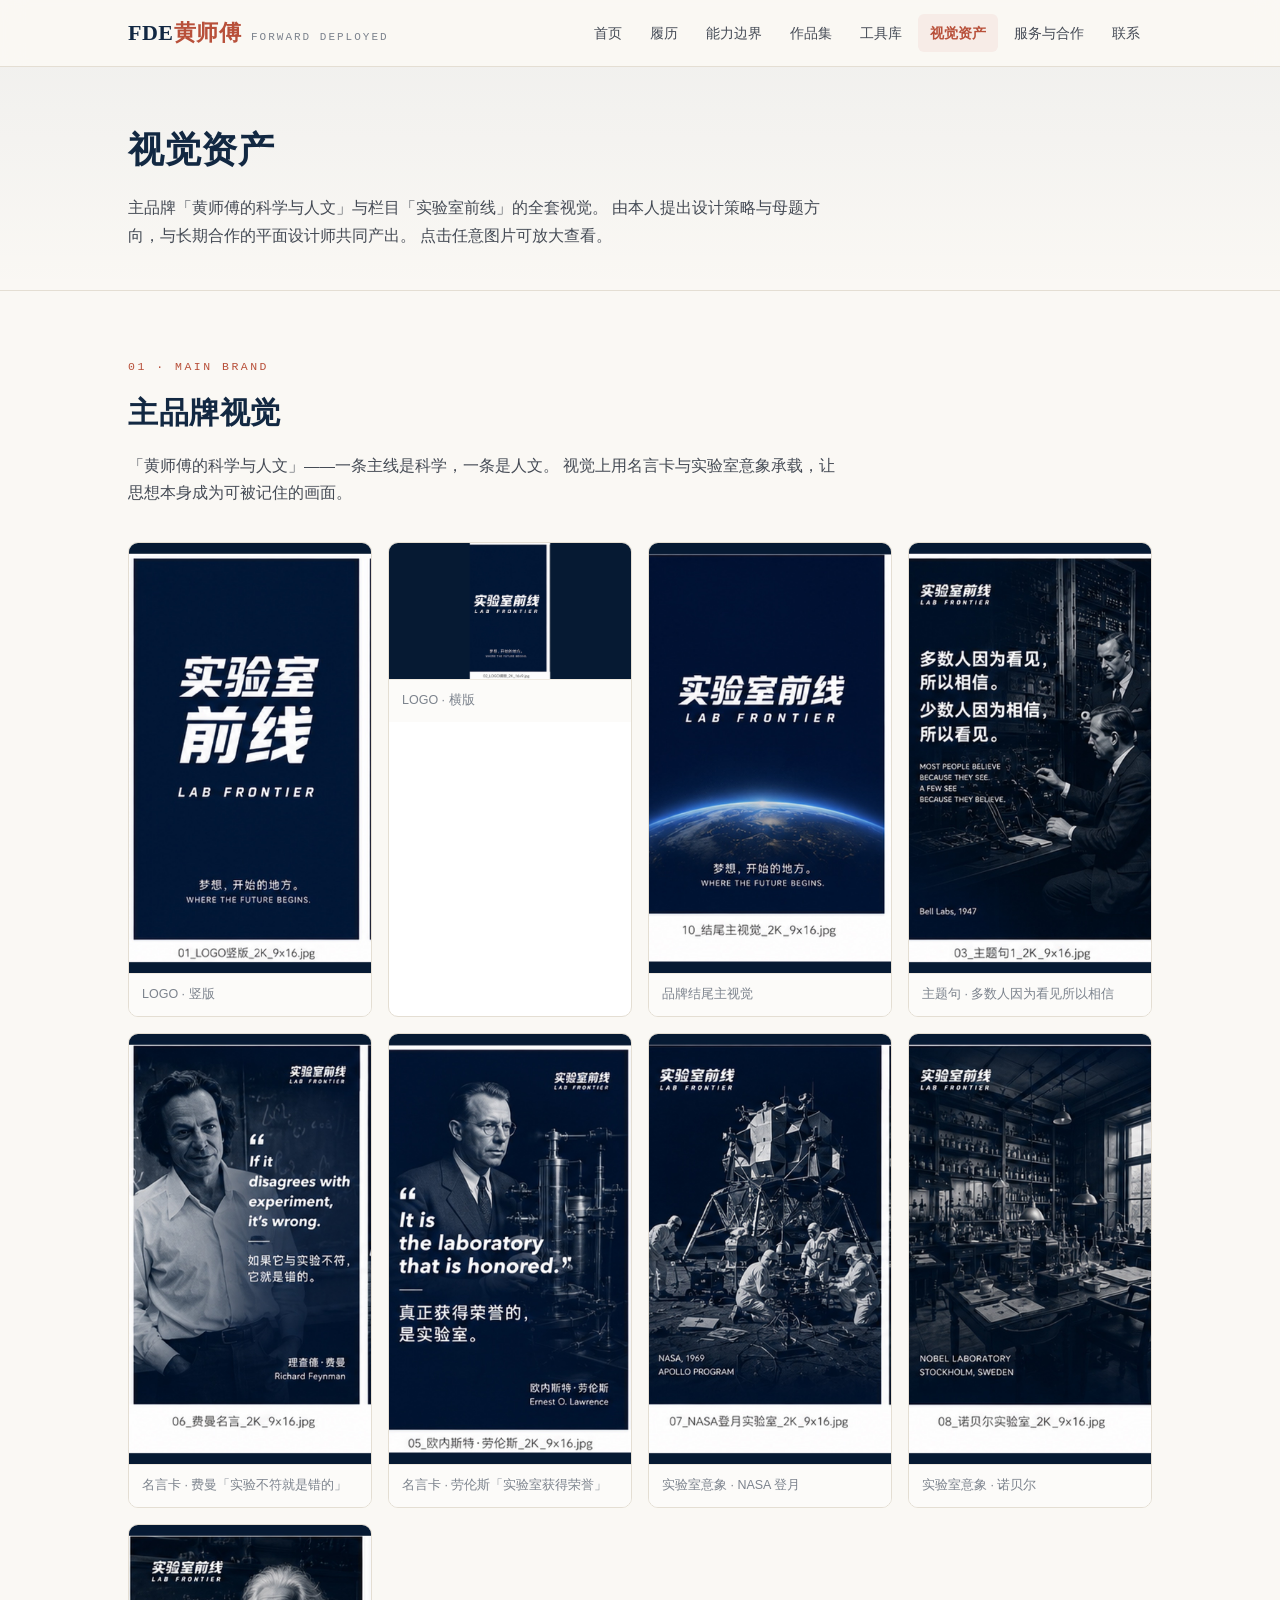
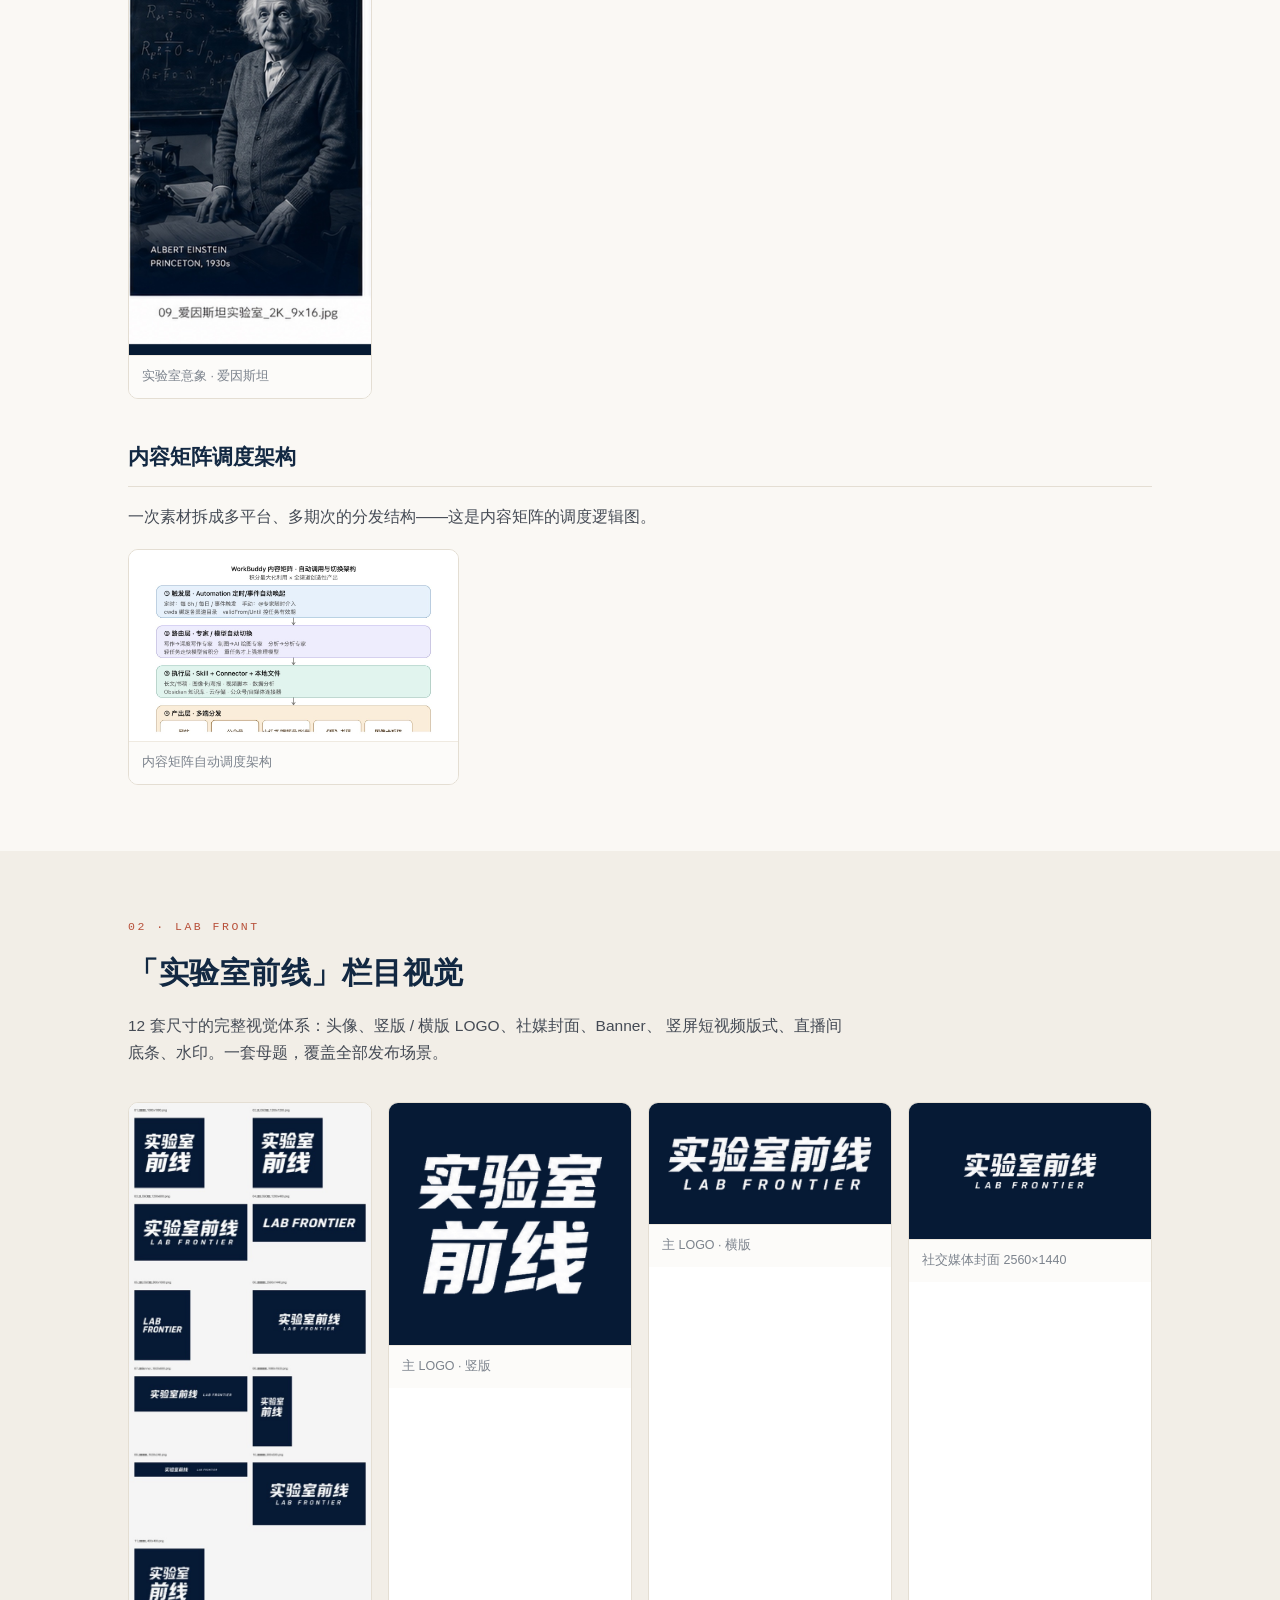
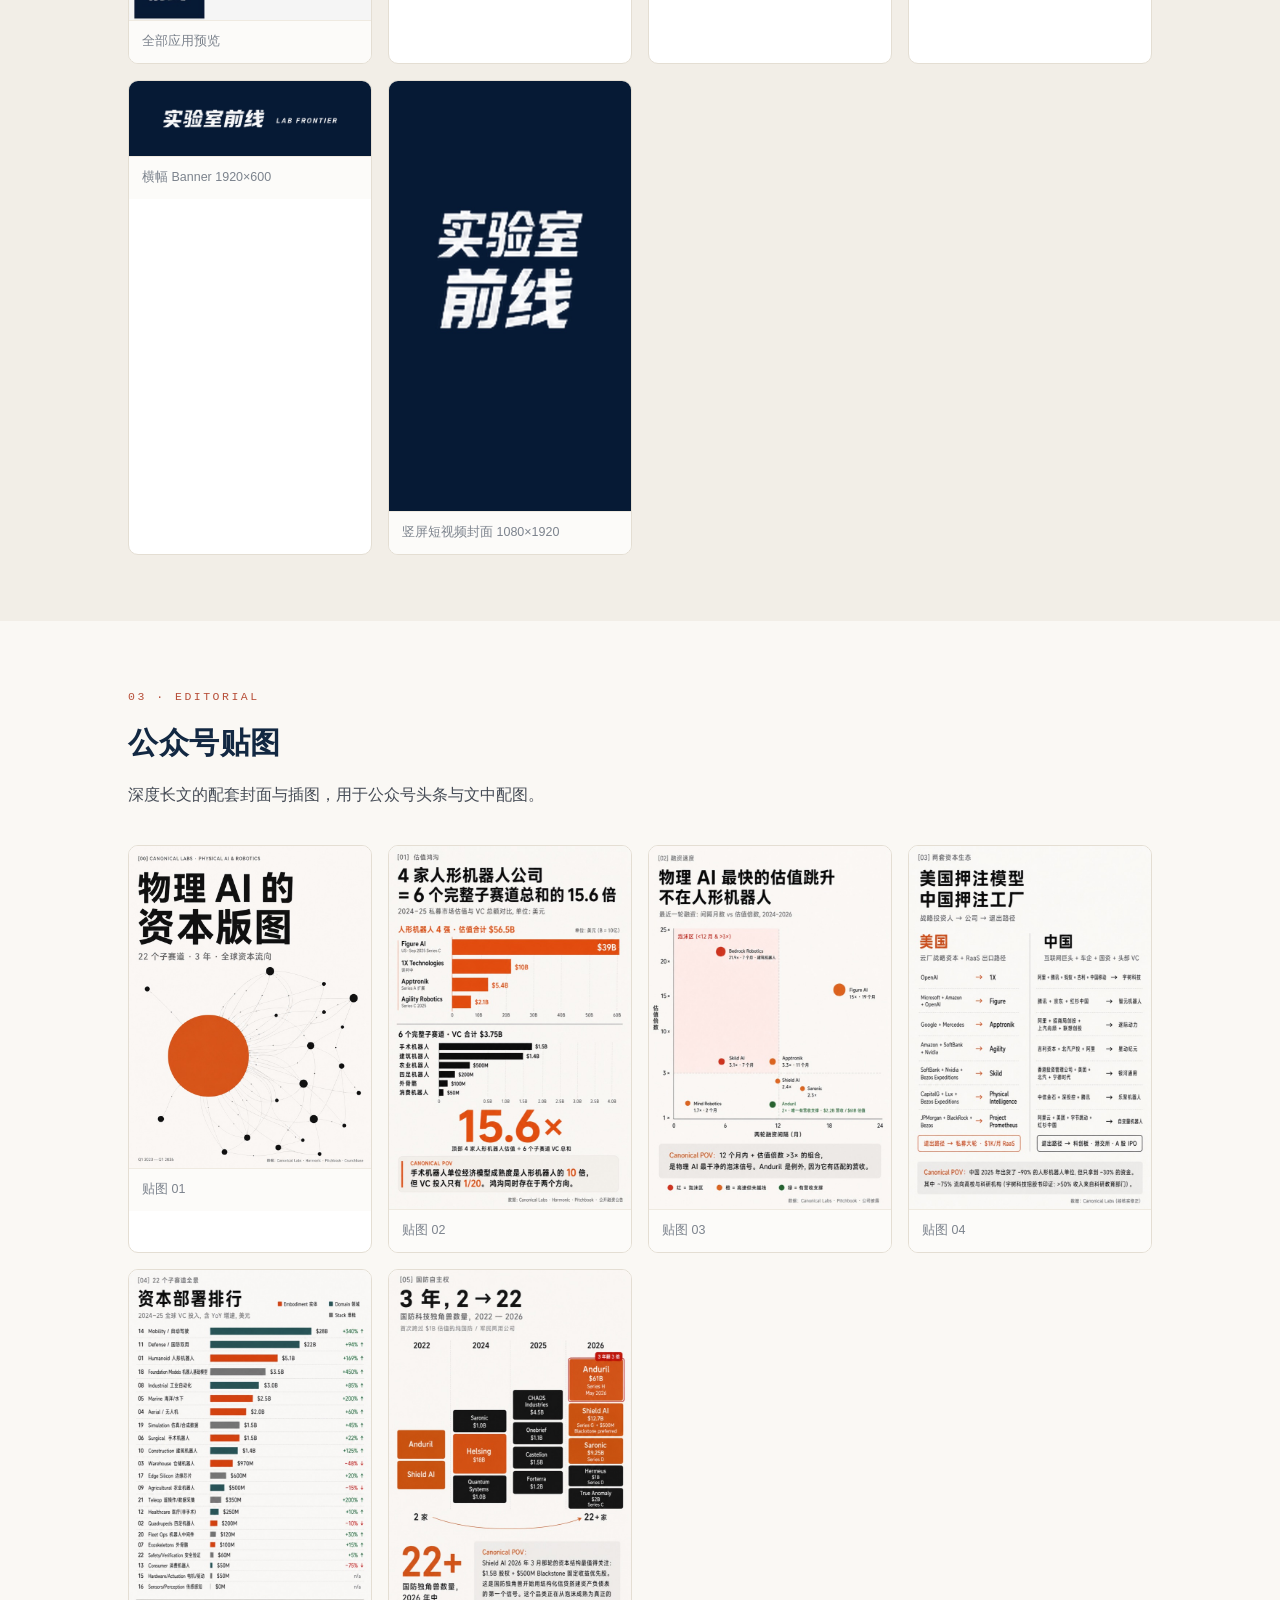
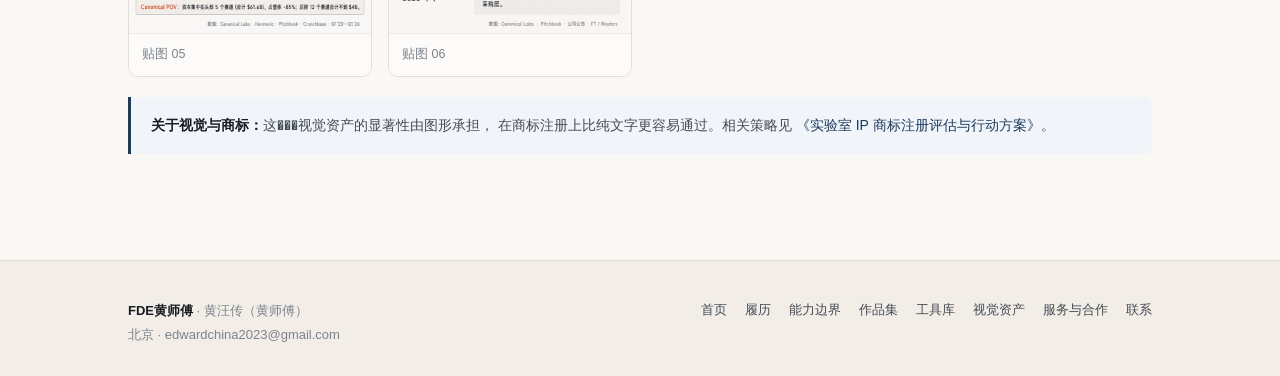
<file: visual.html>
<!DOCTYPE html>
<html lang="zh-CN">
<head>
<meta charset="UTF-8">
<meta name="viewport" content="width=device-width, initial-scale=1">
<title>视觉资产 · FDE黄师傅</title>
<meta name="description" content="主品牌「黄师傅的科学与人文」与栏目「实验室前线」的全套视觉资产：LOGO、封面、Banner、竖版短视频版式。">
<link rel="stylesheet" href="assets/css/style.css">
</head>
<body>

<header class="site-header">
  <div class="header-inner">
    <a href="index.html" class="brand">
      <span class="brand-mark">FDE<em>黄师傅</em></span>
      <span class="brand-sub">Forward Deployed</span>
    </a>
    <button class="nav-toggle" aria-label="菜单">菜单</button>
    <nav class="nav">
      <a href="index.html">首页</a>
      <a href="resume.html">履历</a>
      <a href="capabilities.html">能力边界</a>
      <a href="works.html">作品集</a>
      <a href="toolkit.html">工具库</a>
      <a href="visual.html">视觉资产</a>
      <a href="services.html">服务与合作</a>
      <a href="contact.html">联系</a>
    </nav>
  </div>
</header>

<section class="page-hero">
  <div class="wrap">
    <h1>视觉资产</h1>
    <p>
      主品牌「黄师傅的科学与人文」与栏目「实验室前线」的全套视觉。
      由本人提出设计策略与母题方向，与长期合作的平面设计师共同产出。
      点击任意图片可放大查看。
    </p>
  </div>
</section>

<section class="section">
  <div class="wrap">
    <div class="section-head">
      <div class="section-kicker">01 · Main Brand</div>
      <h2 class="section-title">主品牌视觉</h2>
      <p class="section-desc">
        「黄师傅的科学与人文」——一条主线是科学，一条是人文。
        视觉上用名言卡与实验室意象承载，让思想本身成为可被记住的画面。
      </p>
    </div>

    <div class="gallery">
      <div class="shot"><img src="assets/img/brand/brand-logo-v.jpg" alt="主品牌 LOGO 竖版"><div class="cap">LOGO · 竖版</div></div>
      <div class="shot"><img src="assets/img/brand/brand-logo-h.jpg" alt="主品牌 LOGO 横版"><div class="cap">LOGO · 横版</div></div>
      <div class="shot"><img src="assets/img/brand/brand-endcard.jpg" alt="品牌结尾主视觉"><div class="cap">品牌结尾主视觉</div></div>
      <div class="shot"><img src="assets/img/brand/brand-quote-believe.jpg" alt="主题句：多数人因为看见所以相信"><div class="cap">主题句 · 多数人因为看见所以相信</div></div>
      <div class="shot"><img src="assets/img/brand/brand-quote-feynman.jpg" alt="费曼名言卡"><div class="cap">名言卡 · 费曼「实验不符就是错的」</div></div>
      <div class="shot"><img src="assets/img/brand/brand-quote-lawrence.jpg" alt="劳伦斯名言卡"><div class="cap">名言卡 · 劳伦斯「实验室获得荣誉」</div></div>
      <div class="shot"><img src="assets/img/brand/brand-nasa-lab.jpg" alt="NASA 登月实验室概念"><div class="cap">实验室意象 · NASA 登月</div></div>
      <div class="shot"><img src="assets/img/brand/brand-nobel-lab.jpg" alt="诺贝尔实验室概念"><div class="cap">实验室意象 · 诺贝尔</div></div>
      <div class="shot"><img src="assets/img/brand/brand-einstein-lab.jpg" alt="爱因斯坦实验室概念"><div class="cap">实验室意象 · 爱因斯坦</div></div>
    </div>

    <h3 class="sub">内容矩阵调度架构</h3>
    <p style="color:var(--ink-2);margin-bottom:18px">
      一次素材拆成多平台、多期次的分发结构——这是内容矩阵的调度逻辑图。
    </p>
    <div class="gallery gallery-wide">
      <div class="shot"><img src="assets/img/brand/brand-content-architecture.jpg" alt="内容矩阵自动调度架构"><div class="cap">内容矩阵自动调度架构</div></div>
    </div>
  </div>
</section>

<section class="section section-alt">
  <div class="wrap">
    <div class="section-head">
      <div class="section-kicker">02 · Lab Front</div>
      <h2 class="section-title">「实验室前线」栏目视觉</h2>
      <p class="section-desc">
        12 套尺寸的完整视觉体系：头像、竖版 / 横版 LOGO、社媒封面、Banner、
        竖屏短视频版式、直播间底条、水印。一套母题，覆盖全部发布场景。
      </p>
    </div>

    <div class="gallery">
      <div class="shot"><img src="assets/img/labfront/labfront-preview-all.jpg" alt="实验室前线全部应用预览"><div class="cap">全部应用预览</div></div>
      <div class="shot"><img src="assets/img/labfront/labfront-logo-v.jpg" alt="实验室前线 LOGO 竖版"><div class="cap">主 LOGO · 竖版</div></div>
      <div class="shot"><img src="assets/img/labfront/labfront-logo-h.jpg" alt="实验室前线 LOGO 横版"><div class="cap">主 LOGO · 横版</div></div>
      <div class="shot"><img src="assets/img/labfront/labfront-social-cover.jpg" alt="社交媒体封面"><div class="cap">社交媒体封面 2560×1440</div></div>
      <div class="shot"><img src="assets/img/labfront/labfront-banner.jpg" alt="横幅 Banner"><div class="cap">横幅 Banner 1920×600</div></div>
      <div class="shot"><img src="assets/img/labfront/labfront-vertical-cover.jpg" alt="竖屏短视频封面"><div class="cap">竖屏短视频封面 1080×1920</div></div>
    </div>
  </div>
</section>

<section class="section">
  <div class="wrap">
    <div class="section-head">
      <div class="section-kicker">03 · Editorial</div>
      <h2 class="section-title">公众号贴图</h2>
      <p class="section-desc">深度长文的配套封面与插图，用于公众号头条与文中配图。</p>
    </div>
    <div class="gallery">
      <div class="shot"><img src="assets/img/article/card_01.jpg" alt="公众号贴图 01"><div class="cap">贴图 01</div></div>
      <div class="shot"><img src="assets/img/article/card_02.jpg" alt="公众号贴图 02"><div class="cap">贴图 02</div></div>
      <div class="shot"><img src="assets/img/article/card_03.jpg" alt="公众号贴图 03"><div class="cap">贴图 03</div></div>
      <div class="shot"><img src="assets/img/article/card_04.jpg" alt="公众号贴图 04"><div class="cap">贴图 04</div></div>
      <div class="shot"><img src="assets/img/article/card_05.jpg" alt="公众号贴图 05"><div class="cap">贴图 05</div></div>
      <div class="shot"><img src="assets/img/article/card_06.jpg" alt="公众号贴图 06"><div class="cap">贴图 06</div></div>
    </div>

    <div class="note note-navy">
      <strong>关于视觉与商标：</strong>这���视觉资产的显著性由图形承担，
      在商标注册上比纯文字更容易通过。相关策略见
      <a href="assets/files/07_实验室IP/实验室IP商标注册评估与行动方案.html">《实验室 IP 商标注册评估与行动方案》</a>。
    </div>
  </div>
</section>

<footer class="site-footer">
  <div class="footer-inner">
    <p>
      <strong style="color:var(--ink)">FDE黄师傅</strong> · 黄汪传（黄师傅）<br>
      北京 · edwardchina2023@gmail.com
    </p>
    <nav class="footer-nav">
      <a href="index.html">首页</a>
      <a href="resume.html">履历</a>
      <a href="capabilities.html">能力边界</a>
      <a href="works.html">作品集</a>
      <a href="toolkit.html">工具库</a>
      <a href="visual.html">视觉资产</a>
      <a href="services.html">服务与合作</a>
      <a href="contact.html">联系</a>
    </nav>
  </div>
</footer>

<script src="assets/js/main.js"></script>
</body>
</html>
</file>
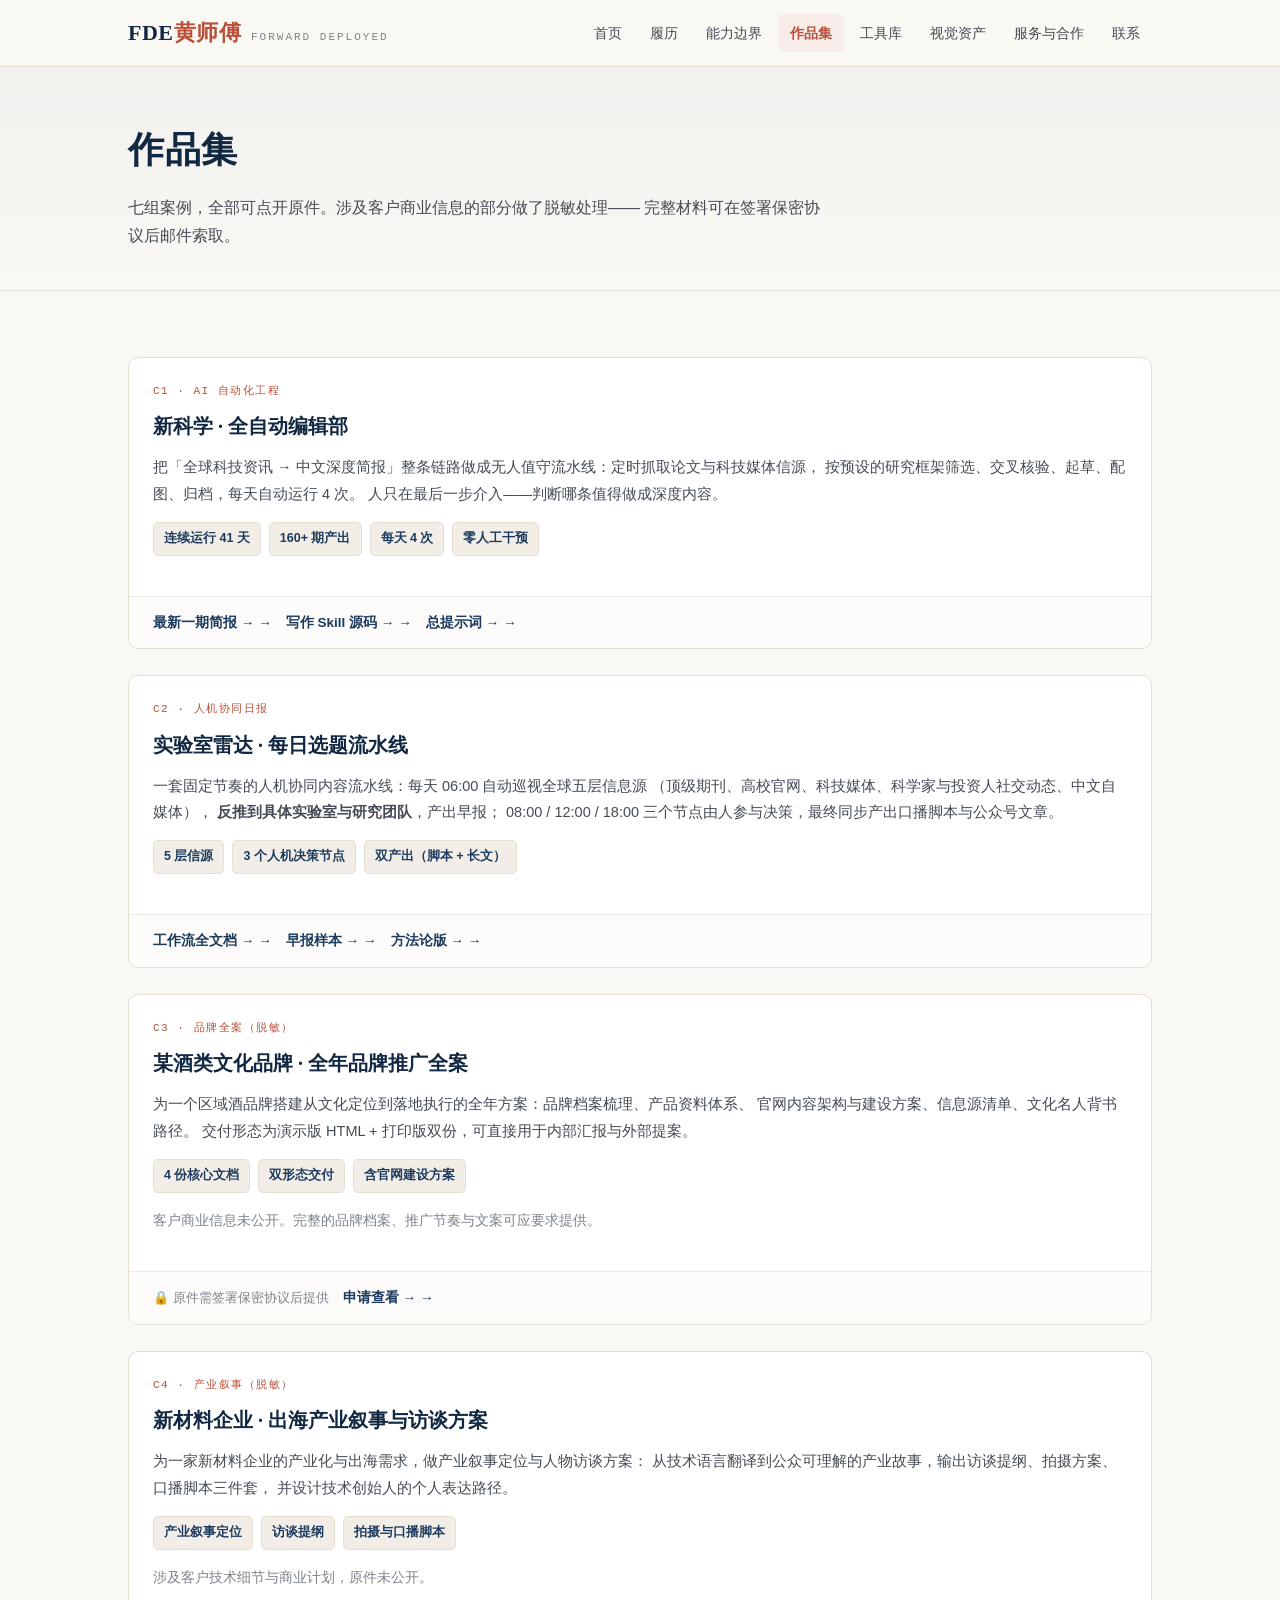
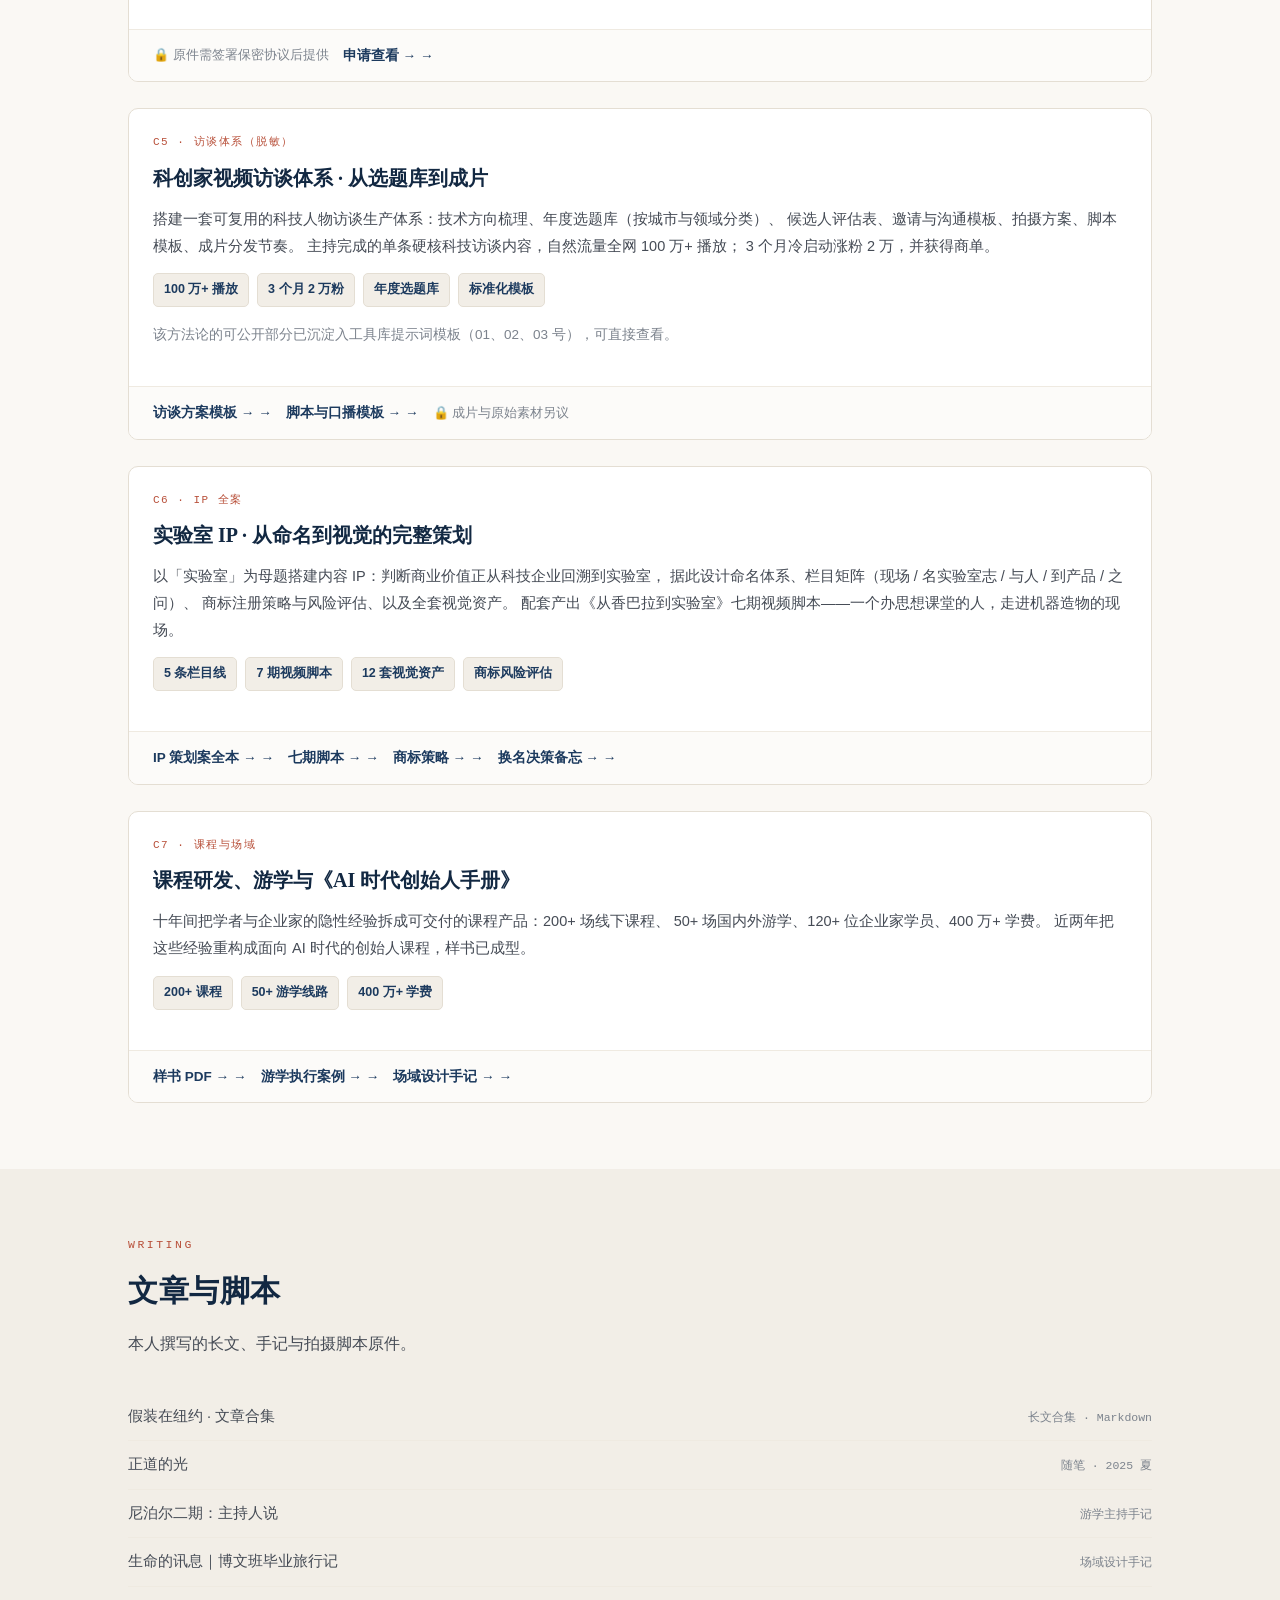
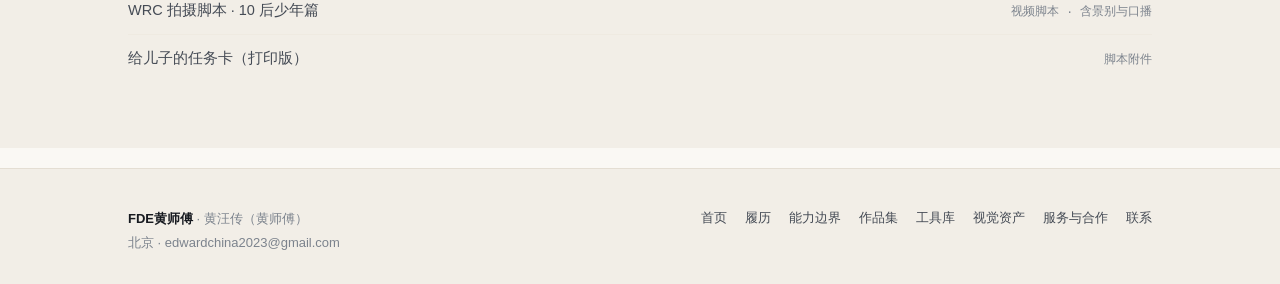
<file: works.html>
<!DOCTYPE html>
<html lang="zh-CN">
<head>
<meta charset="UTF-8">
<meta name="viewport" content="width=device-width, initial-scale=1">
<title>作品集 · FDE黄师傅</title>
<meta name="description" content="FDE黄师傅的作品集：AI 自动流水线、实验室雷达、实验室 IP 全案、品牌全案、科创家访谈体系、课程与场域。">
<link rel="stylesheet" href="assets/css/style.css">
</head>
<body>

<header class="site-header">
  <div class="header-inner">
    <a href="index.html" class="brand">
      <span class="brand-mark">FDE<em>黄师傅</em></span>
      <span class="brand-sub">Forward Deployed</span>
    </a>
    <button class="nav-toggle" aria-label="菜单">菜单</button>
    <nav class="nav">
      <a href="index.html">首页</a>
      <a href="resume.html">履历</a>
      <a href="capabilities.html">能力边界</a>
      <a href="works.html">作品集</a>
      <a href="toolkit.html">工具库</a>
      <a href="visual.html">视觉资产</a>
      <a href="services.html">服务与合作</a>
      <a href="contact.html">联系</a>
    </nav>
  </div>
</header>

<section class="page-hero">
  <div class="wrap">
    <h1>作品集</h1>
    <p>
      七组案例，全部可点开原件。涉及客户商业信息的部分做了脱敏处理——
      完整材料可在签署保密协议后邮件索取。
    </p>
  </div>
</section>

<section class="section">
  <div class="wrap">

    <!-- C1 -->
    <div id="c1" style="scroll-margin-top:80px">
      <div class="case">
        <div class="case-body">
          <div class="case-id">C1 · AI 自动化工程</div>
          <h3>新科学 · 全自动编辑部</h3>
          <p>
            把「全球科技资讯 → 中文深度简报」整条链路做成无人值守流水线：定时抓取论文与科技媒体信源，
            按预设的研究框架筛选、交叉核验、起草、配图、归档，每天自动运行 4 次。
            人只在最后一步介入——判断哪条值得做成深度内容。
          </p>
          <div class="case-metrics">
            <span class="metric">连续运行 41 天</span>
            <span class="metric">160+ 期产出</span>
            <span class="metric">每天 4 次</span>
            <span class="metric">零人工干预</span>
          </div>
        </div>
        <div class="case-foot">
          <a href="assets/files/05_情报简报/全球前沿科技SQ情报简报_2026-09-02_1201.md">最新一期简报 →</a>
          <a href="assets/files/02_智能体与技能/新科学_科技文章写作skill.md">写作 Skill 源码 →</a>
          <a href="assets/files/02_智能体与技能/自动化创作Prompt_调用公众号专家.txt">总提示词 →</a>
        </div>
      </div>
    </div>

    <!-- C2 -->
    <div id="c2" style="scroll-margin-top:80px;margin-top:26px">
      <div class="case">
        <div class="case-body">
          <div class="case-id">C2 · 人机协同日报</div>
          <h3>实验室雷达 · 每日选题流水线</h3>
          <p>
            一套固定节奏的人机协同内容流水线：每天 06:00 自动巡视全球五层信息源
            （顶级期刊、高校官网、科技媒体、科学家与投资人社交动态、中文自媒体），
            <strong>反推到具体实验室与研究团队</strong>，产出早报；
            08:00 / 12:00 / 18:00 三个节点由人参与决策，最终同步产出口播脚本与公众号文章。
          </p>
          <div class="case-metrics">
            <span class="metric">5 层信源</span>
            <span class="metric">3 个人机决策节点</span>
            <span class="metric">双产出（脚本 + 长文）</span>
          </div>
        </div>
        <div class="case-foot">
          <a href="assets/files/06_实验室雷达/实验室日报工作流.html">工作流全文档 →</a>
          <a href="assets/files/06_实验室雷达/2026-09-02-早报.md">早报样本 →</a>
          <a href="assets/files/04_方法论/实验室日报工作流.html">方法论版 →</a>
        </div>
      </div>
    </div>

    <!-- C3 脱敏 -->
    <div id="c3" style="scroll-margin-top:80px;margin-top:26px">
      <div class="case">
        <div class="case-body">
          <div class="case-id">C3 · 品牌全案（脱敏）</div>
          <h3>某酒类文化品牌 · 全年品牌推广全案</h3>
          <p>
            为一个区域酒品牌搭建从文化定位到落地执行的全年方案：品牌档案梳理、产品资料体系、
            官网内容架构与建设方案、信息源清单、文化名人背书路径。
            交付形态为演示版 HTML + 打印版双份，可直接用于内部汇报与外部提案。
          </p>
          <div class="case-metrics">
            <span class="metric">4 份核心文档</span>
            <span class="metric">双形态交付</span>
            <span class="metric">含官网建设方案</span>
          </div>
          <p style="font-size:13.5px;color:var(--ink-3);margin-top:12px">
            客户商业信息未公开。完整的品牌档案、推广节奏与文案可应要求提供。
          </p>
        </div>
        <div class="case-foot">
          <span class="locked">🔒 原件需签署保密协议后提供</span>
          <a href="contact.html#nda">申请查看 →</a>
        </div>
      </div>
    </div>

    <!-- C4 脱敏 -->
    <div id="c4" style="scroll-margin-top:80px;margin-top:26px">
      <div class="case">
        <div class="case-body">
          <div class="case-id">C4 · 产业叙事（脱敏）</div>
          <h3>新材料企业 · 出海产业叙事与访谈方案</h3>
          <p>
            为一家新材料企业的产业化与出海需求，做产业叙事定位与人物访谈方案：
            从技术语言翻译到公众可理解的产业故事，输出访谈提纲、拍摄方案、口播脚本三件套，
            并设计技术创始人的个人表达路径。
          </p>
          <div class="case-metrics">
            <span class="metric">产业叙事定位</span>
            <span class="metric">访谈提纲</span>
            <span class="metric">拍摄与口播脚本</span>
          </div>
          <p style="font-size:13.5px;color:var(--ink-3);margin-top:12px">
            涉及客户技术细节与商业计划，原件未公开。
          </p>
        </div>
        <div class="case-foot">
          <span class="locked">🔒 原件需签署保密协议后提供</span>
          <a href="contact.html#nda">申请查看 →</a>
        </div>
      </div>
    </div>

    <!-- C5 脱敏 -->
    <div id="c5" style="scroll-margin-top:80px;margin-top:26px">
      <div class="case">
        <div class="case-body">
          <div class="case-id">C5 · 访谈体系（脱敏）</div>
          <h3>科创家视频访谈体系 · 从选题库到成片</h3>
          <p>
            搭建一套可复用的科技人物访谈生产体系：技术方向梳理、年度选题库（按城市与领域分类）、
            候选人评估表、邀请与沟通模板、拍摄方案、脚本模板、成片分发节奏。
            主持完成的单条硬核科技访谈内容，自然流量全网 100 万+ 播放；
            3 个月冷启动涨粉 2 万，并获得商单。
          </p>
          <div class="case-metrics">
            <span class="metric">100 万+ 播放</span>
            <span class="metric">3 个月 2 万粉</span>
            <span class="metric">年度选题库</span>
            <span class="metric">标准化模板</span>
          </div>
          <p style="font-size:13.5px;color:var(--ink-3);margin-top:12px">
            该方法论的可公开部分已沉淀入工具库提示词模板（01、02、03 号），可直接查看。
          </p>
        </div>
        <div class="case-foot">
          <a href="assets/files/01_提示词库/01-科学家访谈拍摄方案.txt">访谈方案模板 →</a>
          <a href="assets/files/01_提示词库/02-科技短视频脚本与口播.txt">脚本与口播模板 →</a>
          <span class="locked">🔒 成片与原始素材另议</span>
        </div>
      </div>
    </div>

    <!-- C6 -->
    <div id="c6" style="scroll-margin-top:80px;margin-top:26px">
      <div class="case">
        <div class="case-body">
          <div class="case-id">C6 · IP 全案</div>
          <h3>实验室 IP · 从命名到视觉的完整策划</h3>
          <p>
            以「实验室」为母题搭建内容 IP：判断商业价值正从科技企业回溯到实验室，
            据此设计命名体系、栏目矩阵（现场 / 名实验室志 / 与人 / 到产品 / 之问）、
            商标注册策略与风险评估、以及全套视觉资产。
            配套产出《从香巴拉到实验室》七期视频脚本——一个办思想课堂的人，走进机器造物的现场。
          </p>
          <div class="case-metrics">
            <span class="metric">5 条栏目线</span>
            <span class="metric">7 期视频脚本</span>
            <span class="metric">12 套视觉资产</span>
            <span class="metric">商标风险评估</span>
          </div>
        </div>
        <div class="case-foot">
          <a href="assets/files/07_实验室IP/实验室IP策划案.html">IP 策划案全本 →</a>
          <a href="assets/files/07_实验室IP/WRC视频脚本-从香巴拉到实验室.html">七期脚本 →</a>
          <a href="assets/files/07_实验室IP/实验室IP商标注册评估与行动方案.html">商标策略 →</a>
          <a href="assets/files/07_实验室IP/实验室栏目商标-换名决策备忘.html">换名决策备忘 →</a>
        </div>
      </div>
    </div>

    <!-- C7 -->
    <div id="c7" style="scroll-margin-top:80px;margin-top:26px">
      <div class="case">
        <div class="case-body">
          <div class="case-id">C7 · 课程与场域</div>
          <h3>课程研发、游学与《AI 时代创始人手册》</h3>
          <p>
            十年间把学者与企业家的隐性经验拆成可交付的课程产品：200+ 场线下课程、
            50+ 场国内外游学、120+ 位企业家学员、400 万+ 学费。
            近两年把这些经验重构成面向 AI 时代的创始人课程，样书已成型。
          </p>
          <div class="case-metrics">
            <span class="metric">200+ 课程</span>
            <span class="metric">50+ 游学线路</span>
            <span class="metric">400 万+ 学费</span>
          </div>
        </div>
        <div class="case-foot">
          <a href="assets/files/09_简历与手册/AI时代创始人手册_样书.pdf">样书 PDF →</a>
          <a href="assets/files/08_文章脚本/【毕业旅行】走进南迦巴瓦·思想食堂定制.pdf">游学执行案例 →</a>
          <a href="assets/files/08_文章脚本/生命的讯息｜博文班毕业旅行记.docx">场域设计手记 →</a>
        </div>
      </div>
    </div>

  </div>
</section>

<section class="section section-alt">
  <div class="wrap">
    <div class="section-head">
      <div class="section-kicker">Writing</div>
      <h2 class="section-title">文章与脚本</h2>
      <p class="section-desc">本人撰写的长文、手记与拍摄脚本原件。</p>
    </div>
    <ul class="file-list">
      <li><a class="fname" href="assets/files/08_文章脚本/假装在纽约_文章合集.md">假装在纽约 · 文章合集</a><span class="fmeta">长文合集 · Markdown</span></li>
      <li><a class="fname" href="assets/files/08_文章脚本/正道的光 黄汪传写于25年夏.docx">正道的光</a><span class="fmeta">随笔 · 2025 夏</span></li>
      <li><a class="fname" href="assets/files/08_文章脚本/尼泊尔二期：主持人说.docx">尼泊尔二期：主持人说</a><span class="fmeta">游学主持手记</span></li>
      <li><a class="fname" href="assets/files/08_文章脚本/生命的讯息｜博文班毕业旅行记.docx">生命的讯息｜博文班毕业旅行记</a><span class="fmeta">场域设计手记</span></li>
      <li><a class="fname" href="assets/files/08_文章脚本/WRC拍摄脚本-10后少年.html">WRC 拍摄脚本 · 10 后少年篇</a><span class="fmeta">视频脚本 · 含景别与口播</span></li>
      <li><a class="fname" href="assets/files/08_文章脚本/给儿子的任务卡-打印版.html">给儿子的任务卡（打印版）</a><span class="fmeta">脚本附件</span></li>
    </ul>
  </div>
</section>

<footer class="site-footer">
  <div class="footer-inner">
    <p>
      <strong style="color:var(--ink)">FDE黄师傅</strong> · 黄汪传（黄师傅）<br>
      北京 · edwardchina2023@gmail.com
    </p>
    <nav class="footer-nav">
      <a href="index.html">首页</a>
      <a href="resume.html">履历</a>
      <a href="capabilities.html">能力边界</a>
      <a href="works.html">作品集</a>
      <a href="toolkit.html">工具库</a>
      <a href="visual.html">视觉资产</a>
      <a href="services.html">服务与合作</a>
      <a href="contact.html">联系</a>
    </nav>
  </div>
</footer>

<script src="assets/js/main.js"></script>
</body>
</html>
</file>
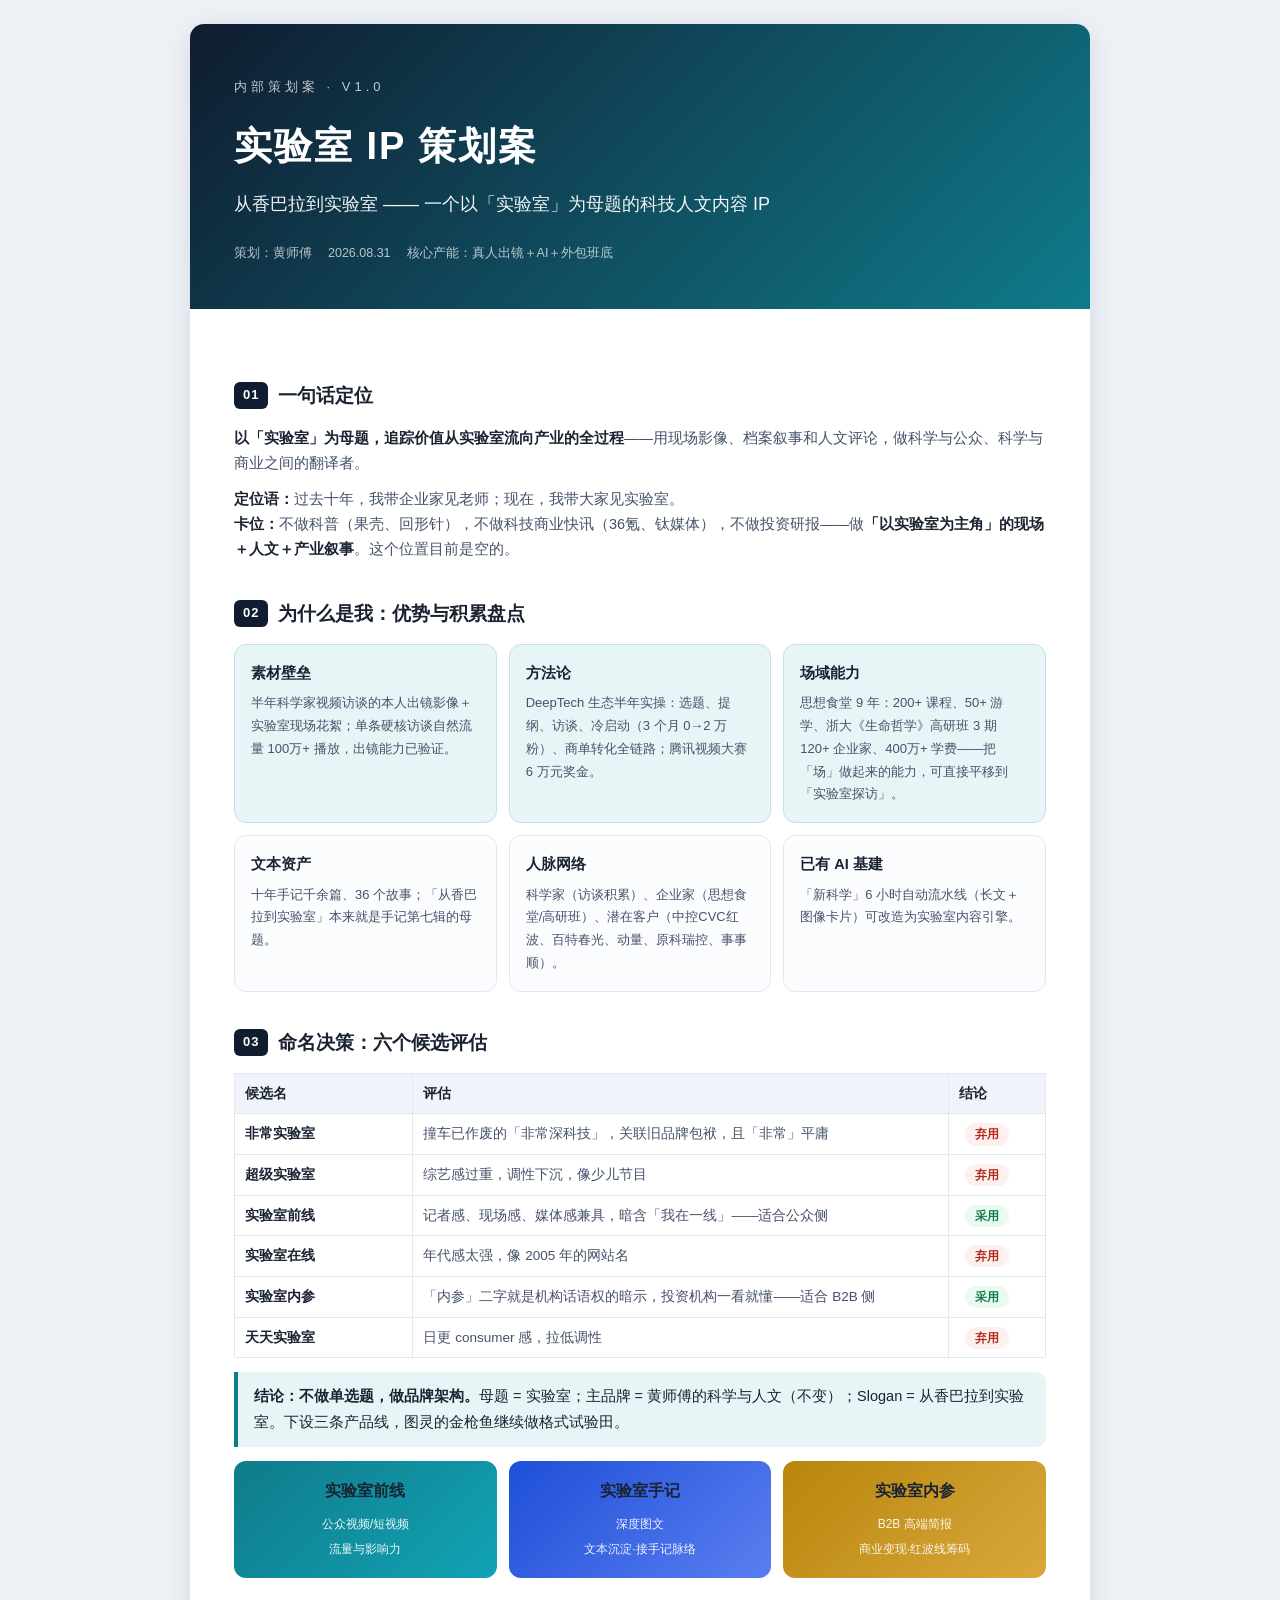
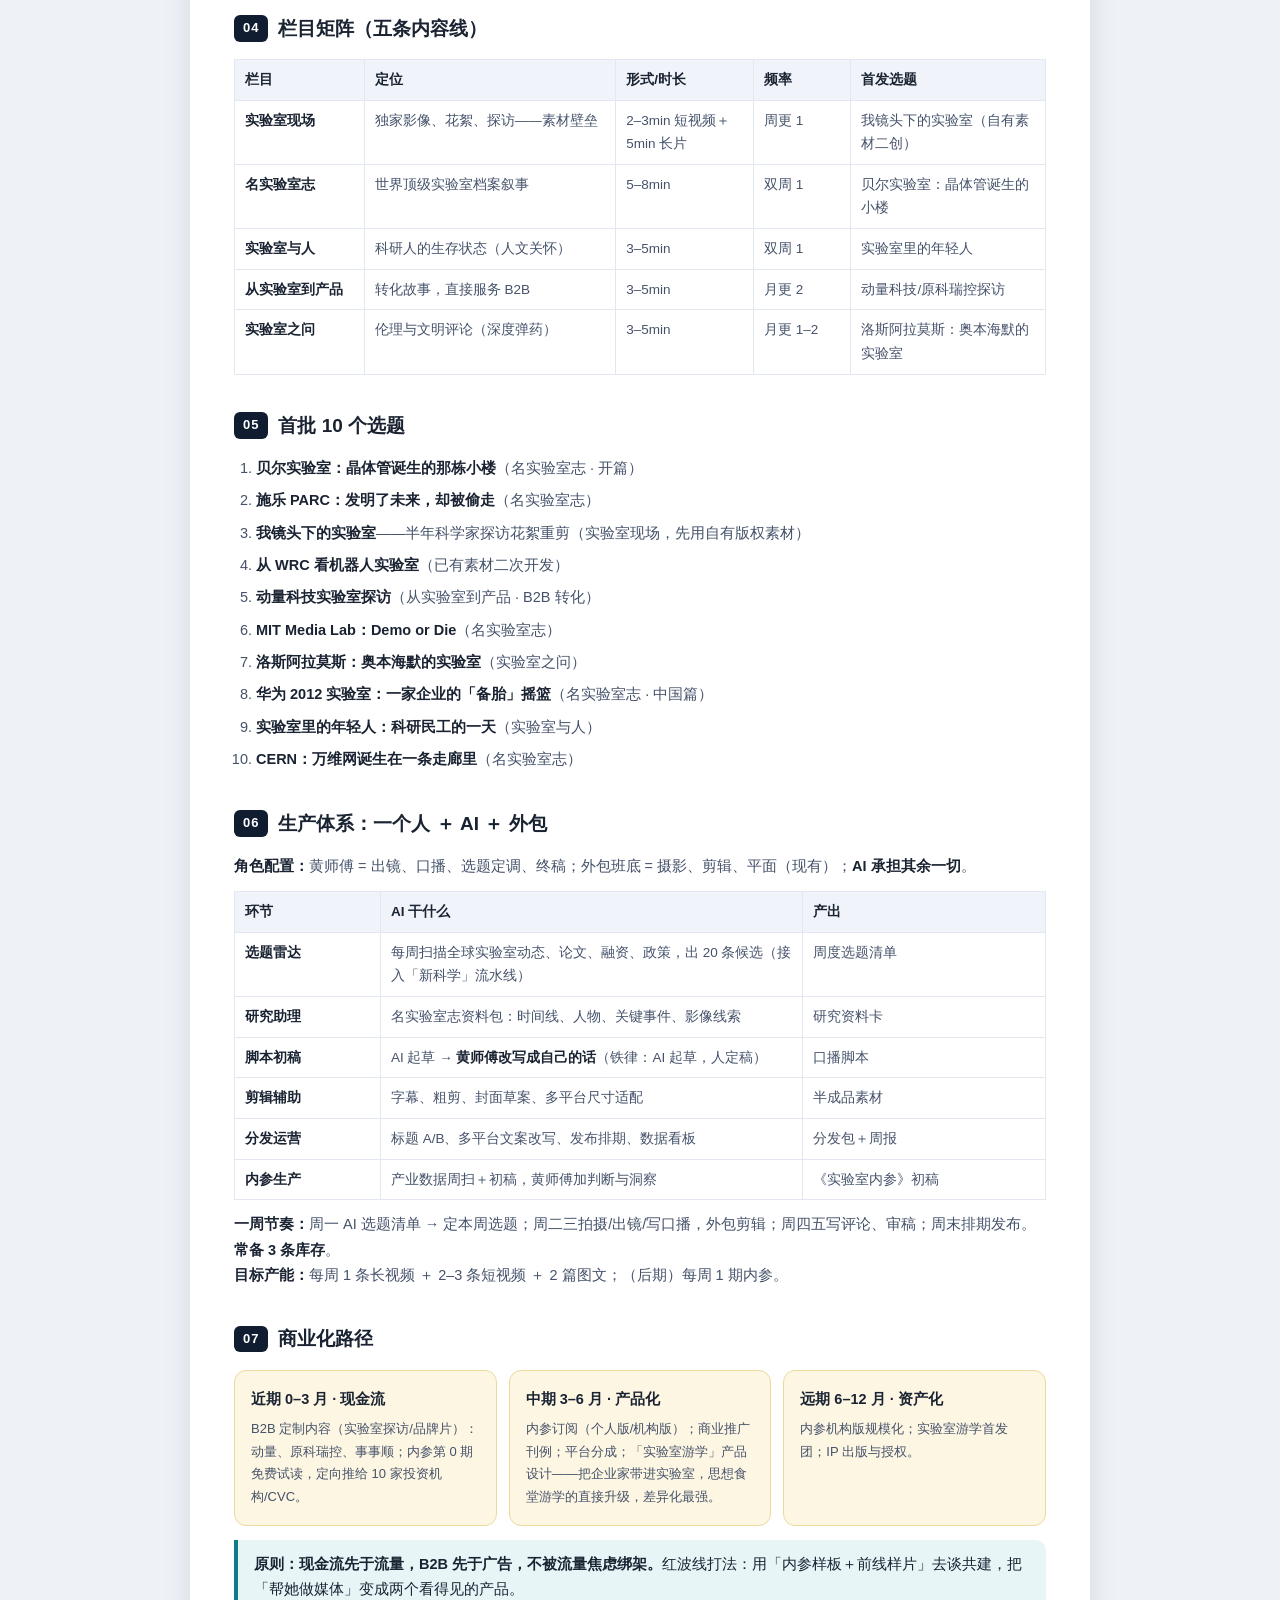
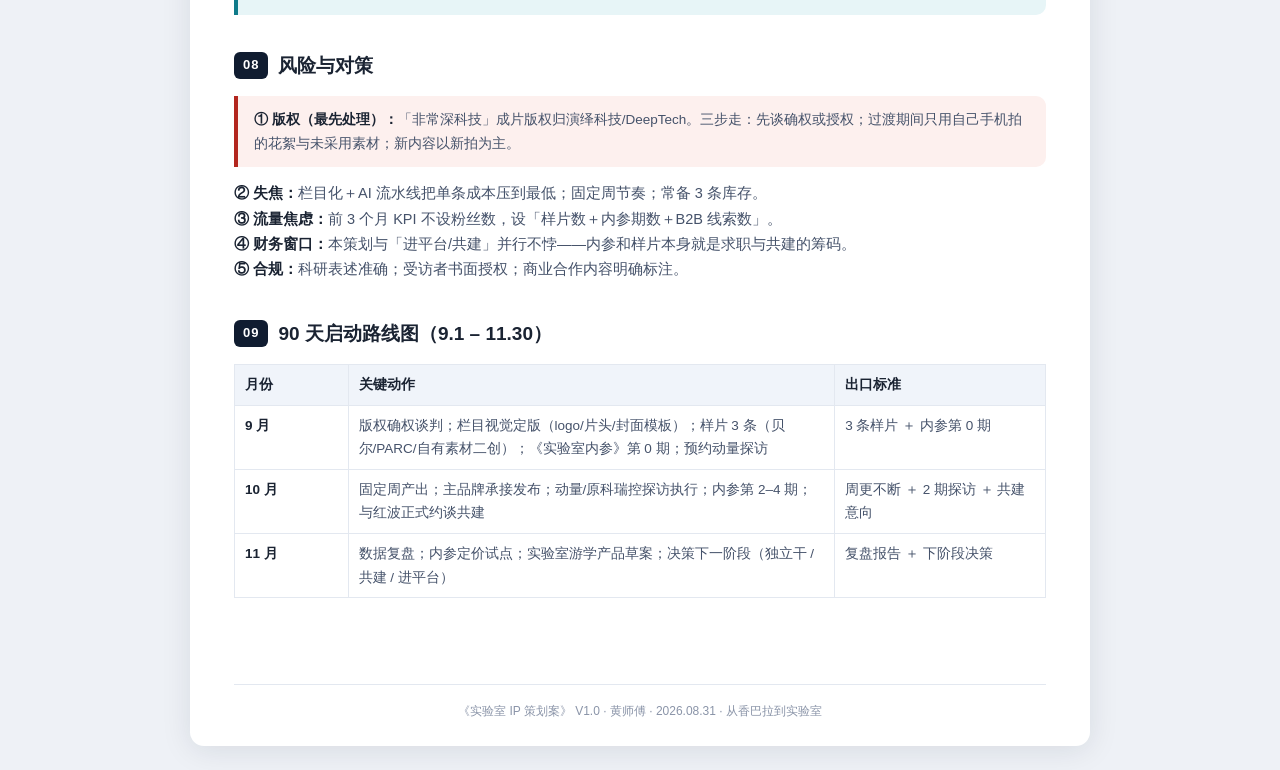
<file: assets/files/04_方法论/实验室IP策划案.html>
<!DOCTYPE html>
<html lang="zh-CN" data-page-node-id="QN1q7LLl0GHN9umZB310YU">
<head data-page-node-id="kX387TZitIEZP9w75wKuAv">
<meta charset="UTF-8" data-page-node-id="UfZA2I1g0tvChSy5hp1FGS">
<meta name="viewport" content="width=device-width, initial-scale=1.0" data-page-node-id="2ZE9zVBFjpVWuiBBaDd3An">
<title>实验室 IP 策划案</title>
<style>
  :root{--navy:#101c30;--ink:#1a2332;--ink2:#45526a;--mut:#8a94a8;--teal:#0f7b8a;--tealsoft:#e7f5f7;--amber:#b8860b;--ambersoft:#fdf6e3;--blue:#1e4fd8;--bluesoft:#eef3ff;--line:#e3e8f0;--red:#b3261e;--redsoft:#fdf0ee;--green:#0f7b4d;--greensoft:#eafaf1;}
  *{box-sizing:border-box;margin:0;padding:0;}
  body{font-family:-apple-system,"PingFang SC","Microsoft YaHei",sans-serif;color:var(--ink2);background:#eef1f6;line-height:1.75;font-size:14.5px;}
  .page{max-width:900px;margin:24px auto;background:#fff;box-shadow:0 4px 30px rgba(16,28,48,.10);border-radius:14px;overflow:hidden;}
  /* 封面 */
  .cover{background:linear-gradient(135deg,#101c30 0%,#0f7b8a 100%);color:#fff;padding:52px 44px 44px;}
  .cover .kicker{font-size:13px;letter-spacing:4px;opacity:.75;margin-bottom:14px;}
  .cover h1{font-size:38px;letter-spacing:2px;margin-bottom:10px;}
  .cover .slogan{font-size:18px;opacity:.95;margin-bottom:22px;}
  .cover .meta{font-size:12.5px;opacity:.7;}
  .cover .meta span{margin-right:16px;}
  .body{padding:36px 44px 44px;}
  h2{font-size:19px;color:var(--ink);margin:34px 0 14px;display:flex;align-items:center;gap:10px;}
  h2 .num{background:var(--navy);color:#fff;font-size:13px;border-radius:6px;padding:2px 9px;letter-spacing:1px;}
  h3{font-size:15.5px;color:var(--ink);margin:18px 0 8px;}
  p{margin-bottom:10px;}
  b{color:var(--ink);}
  table{width:100%;border-collapse:collapse;margin:12px 0;font-size:13.5px;}
  th{background:#f0f4fa;text-align:left;padding:8px 10px;border:1px solid var(--line);color:var(--ink);font-weight:600;}
  td{padding:8px 10px;border:1px solid var(--line);vertical-align:top;}
  .card-row{display:flex;gap:12px;flex-wrap:wrap;margin:12px 0;}
  .card{flex:1;min-width:200px;border:1px solid var(--line);border-radius:12px;padding:16px 16px;background:#fbfcfe;}
  .card h4{font-size:14.5px;color:var(--ink);margin-bottom:6px;}
  .card p{font-size:13px;margin:0;}
  .card.teal{background:var(--tealsoft);border-color:#bfe3e8;}
  .card.amber{background:var(--ambersoft);border-color:#ecd9a0;}
  .card.blue{background:var(--bluesoft);border-color:#c9d8ff;}
  .pill{display:inline-block;font-size:11.5px;border-radius:99px;padding:1px 10px;font-weight:700;margin-left:6px;}
  .pill.yes{background:var(--greensoft);color:var(--green);}
  .pill.no{background:var(--redsoft);color:var(--red);}
  .qline{background:var(--tealsoft);border-left:4px solid var(--teal);border-radius:0 10px 10px 0;padding:12px 16px;margin:14px 0;color:var(--ink);}
  .warn{background:var(--redsoft);border-left:4px solid var(--red);border-radius:0 10px 10px 0;padding:12px 16px;margin:14px 0;font-size:13.5px;}
  .arch{display:grid;grid-template-columns:repeat(3,1fr);gap:12px;margin:14px 0;}
  .arch div{border-radius:12px;padding:16px 14px;text-align:center;color:#fff;}
  .arch .a1{background:linear-gradient(135deg,#0f7b8a,#12a3b5);}
  .arch .a2{background:linear-gradient(135deg,#1e4fd8,#5a7ef0);}
  .arch .a3{background:linear-gradient(135deg,#b8860b,#d9a83c);}
  .arch b{display:block;font-size:16px;margin-bottom:6px;}
  .arch span{font-size:12px;opacity:.92;}
  ol.topics{margin:8px 0 12px 22px;}
  ol.topics li{margin-bottom:7px;}
  footer{text-align:center;color:var(--mut);font-size:12px;padding:16px 0 24px;border-top:1px solid var(--line);margin:30px 44px 0;}
  @media print{body{background:#fff;}.page{box-shadow:none;margin:0;max-width:none;}.cover{-webkit-print-color-adjust:exact;print-color-adjust:exact;}h2{page-break-after:avoid;}.card,table,.arch div{page-break-inside:avoid;}}
</style>
</head>
<body data-page-node-id="DCZ7e1HP1NF8q534z40bcn">
<div class="page" data-page-node-id="CAXEnXHagDmxSIOm997efr">

<div class="cover" data-page-node-id="EtO75F5Y982oDOiJCp6xlP">
  <div class="kicker" data-page-node-id="jAJt9HGau5WawJA3773Nrh">内部策划案 · V1.0</div>
  <h1 data-page-node-id="oMrDwoO3KhEDjy8hP968gX">实验室 IP 策划案</h1>
  <div class="slogan" data-page-node-id="g4D1XJxZhI0Hqdqv2FrD8w">从香巴拉到实验室 —— 一个以「实验室」为母题的科技人文内容 IP</div>
  <div class="meta" data-page-node-id="4eI02LBflz75bw7wcO2Ds5"><span data-page-node-id="G4AGb4RY0KU64KCDAu14Bx">策划：黄师傅</span><span data-page-node-id="PQyLZVKdxoWWNgUA6uyE33">2026.08.31</span><span data-page-node-id="yJDBzVG4JkP3qzMGjDAprs">核心产能：真人出镜＋AI＋外包班底</span></div>
</div>

<div class="body" data-page-node-id="sO9meb4BAkMNGluAdX3Iyc">

<h2 data-page-node-id="GiNJTmRRxLMce3AaqEMf4L"><span class="num" data-page-node-id="LuPxpHNf9UBc2o5KYXNTZz">01</span>一句话定位</h2>
<p data-page-node-id="9rVxJFeadDQes3I0cZDWxn"><b data-page-node-id="pbtC80ilE39Yvj5WdcuM2X">以「实验室」为母题，追踪价值从实验室流向产业的全过程</b>——用现场影像、档案叙事和人文评论，做科学与公众、科学与商业之间的翻译者。</p>
<p data-page-node-id="QLHofHgfNcFUZwHIAAhINV"><b data-page-node-id="ZkXQ4SJEwkMBrDTxR1A5kg">定位语：</b>过去十年，我带企业家见老师；现在，我带大家见实验室。<br data-page-node-id="xJA9XKu1yTiA4unhD0XeWu"><b data-page-node-id="JUrG6vio572bgCv7oU1FMY">卡位：</b>不做科普（果壳、回形针），不做科技商业快讯（36氪、钛媒体），不做投资研报——做<b data-page-node-id="fxkAsZNH7LuFxnx6saFHNM">「以实验室为主角」的现场＋人文＋产业叙事</b>。这个位置目前是空的。</p>

<h2 data-page-node-id="1TRolQFB1oF5ACEmFQMJeh"><span class="num" data-page-node-id="manl5E7UfPRbhjaymxpMMS">02</span>为什么是我：优势与积累盘点</h2>
<div class="card-row" data-page-node-id="GYKNETjZTHIlk3gy75n3rz">
  <div class="card teal" data-page-node-id="9HL5YGMe4Mn5z5aYuMthng"><h4 data-page-node-id="nr7SVw6oiDGZxE3BkYEkzV">素材壁垒</h4><p data-page-node-id="f2cA70smvnKpcRXkktUQYP">半年科学家视频访谈的本人出镜影像＋实验室现场花絮；单条硬核访谈自然流量 100万+ 播放，出镜能力已验证。</p></div>
  <div class="card teal" data-page-node-id="NbdVFJ026PD62JYy805fye"><h4 data-page-node-id="dDcYpiaclIswP52lBCBnxW">方法论</h4><p data-page-node-id="jwjhb1ctKQyRbMitgyOcE0">DeepTech 生态半年实操：选题、提纲、访谈、冷启动（3 个月 0→2 万粉）、商单转化全链路；腾讯视频大赛 6 万元奖金。</p></div>
  <div class="card teal" data-page-node-id="WhmBcDbYZuDeqAd7UzLCHQ"><h4 data-page-node-id="zklJg5GjGBK5t94shuwXuC">场域能力</h4><p data-page-node-id="gHBrQpU4TcAFKIlFRJIdvP">思想食堂 9 年：200+ 课程、50+ 游学、浙大《生命哲学》高研班 3 期 120+ 企业家、400万+ 学费——把「场」做起来的能力，可直接平移到「实验室探访」。</p></div>
</div>
<div class="card-row" data-page-node-id="CvFPFEvPQiSED2wdJ3YecM">
  <div class="card" data-page-node-id="JikWzBt06swDiXvObLihsa"><h4 data-page-node-id="Dlho54tQLJh6y3WR9EDMoi">文本资产</h4><p data-page-node-id="shFtBZq8cGOD3bHjuWKWq7">十年手记千余篇、36 个故事；「从香巴拉到实验室」本来就是手记第七辑的母题。</p></div>
  <div class="card" data-page-node-id="VIQWvUCtP9j0ZRswOfQsLl"><h4 data-page-node-id="dtysWjeZhGned5gFQ64lF6">人脉网络</h4><p data-page-node-id="bVpiuQvg45GDuCpS2pHpVV">科学家（访谈积累）、企业家（思想食堂/高研班）、潜在客户（中控CVC红波、百特春光、动量、原科瑞控、事事顺）。</p></div>
  <div class="card" data-page-node-id="fFKpqMmMYQmmfoenPinGdF"><h4 data-page-node-id="UII0NPYSVMEhUewdc34vC9">已有 AI 基建</h4><p data-page-node-id="xxdDrvhLRtdFRGqVeAvns8">「新科学」6 小时自动流水线（长文＋图像卡片）可改造为实验室内容引擎。</p></div>
</div>

<h2 data-page-node-id="FkX5VjSqJj62O6qLW7inXy"><span class="num" data-page-node-id="oFjw44uGuk8msL0Za5TtQG">03</span>命名决策：六个候选评估</h2>
<table data-page-node-id="vNrxaUkVBmhsrKVkq3yTX9">
  <tr data-page-node-id="81vh5TZMCBZY1wLhFIJBkJ"><th style="width:22%" data-page-node-id="5aw6kzFxeiJLZP4yU1XcWF">候选名</th><th data-page-node-id="xvFbSwpyfXdKXOBxy2TRK6">评估</th><th style="width:12%" data-page-node-id="viYqWe1MEqEdIKZICdUa5r">结论</th></tr>
  <tr data-page-node-id="r7agiLRy9gPAdEOumjVioc"><td data-page-node-id="sllJIihFJfza8snUeU0RbP"><b data-page-node-id="Ux6xKQOCqZKBGlLrIXNLxB">非常实验室</b></td><td data-page-node-id="GmeXRqXwigkEfVv1y6QYMf">撞车已作废的「非常深科技」，关联旧品牌包袱，且「非常」平庸</td><td data-page-node-id="FEuuyF0kV2suSm242OibtZ"><span class="pill no" data-page-node-id="4QWjgpCOXPekEQHKIUFk2j">弃用</span></td></tr>
  <tr data-page-node-id="KGAZzDyRMvwp3s9v9eOLfe"><td data-page-node-id="6xKyikD2CsovDY7x7PCMjH"><b data-page-node-id="MYIPY8MKCyBJCauSXdH7ZO">超级实验室</b></td><td data-page-node-id="C39O1ekYVGWVhmFXhnBuiC">综艺感过重，调性下沉，像少儿节目</td><td data-page-node-id="3TSCOiBuxfAgkTf02nqvdT"><span class="pill no" data-page-node-id="D2XitqAEdvPgDF5BsOz3U4">弃用</span></td></tr>
  <tr data-page-node-id="9AoU4r1Gy4f45LzbYjggou"><td data-page-node-id="e3iOYO1csnl4B3LbS5CIUp"><b data-page-node-id="RJpxpAJT0VXJ89DEli30GC">实验室前线</b></td><td data-page-node-id="F3I5bkHoXSo8VFVLUKYD1l">记者感、现场感、媒体感兼具，暗含「我在一线」——适合公众侧</td><td data-page-node-id="1rQQzkNEGhdewXbHRbT0a0"><span class="pill yes" data-page-node-id="ft30QneV37vziBqzdq2sHO">采用</span></td></tr>
  <tr data-page-node-id="ZEyeStFv0ANNW6UVHwl1VO"><td data-page-node-id="T7ym06Sfmi9zGCszmKpu2U"><b data-page-node-id="ZZIRNzcBGW1ZubOIk5PzV3">实验室在线</b></td><td data-page-node-id="n2vLfA71RHn4jgEMmga6GB">年代感太强，像 2005 年的网站名</td><td data-page-node-id="DbPDLQapjTU51q8CkNGsBY"><span class="pill no" data-page-node-id="wKeiDu6JbKRlFKHRXYHyhj">弃用</span></td></tr>
  <tr data-page-node-id="noJgvSJgw47PNbOXKwmL7s"><td data-page-node-id="E3pFLyLBjf1EOt475k7EOD"><b data-page-node-id="puN124njFUBi9p7eGZN8lT">实验室内参</b></td><td data-page-node-id="ZTAjvfhZ0w5wdHrL81bJCD">「内参」二字就是机构话语权的暗示，投资机构一看就懂——适合 B2B 侧</td><td data-page-node-id="D5QwHHnjjIwVgzbmd5XEqy"><span class="pill yes" data-page-node-id="UZ9HStES4udNrQdhQ8zCkw">采用</span></td></tr>
  <tr data-page-node-id="aJFEq4DQ0DUGNGRGQkQr3Q"><td data-page-node-id="9CqUuQSwwCq5Fc14zBx0sc"><b data-page-node-id="C81LqFBYJQtpgvWuoBD1CL">天天实验室</b></td><td data-page-node-id="R3a06iRAyKDQsY3cDP46tt">日更 consumer 感，拉低调性</td><td data-page-node-id="9TV7IBDxms19V7R9uqoKez"><span class="pill no" data-page-node-id="qNodQ3jU45AXS0pKQaBu8l">弃用</span></td></tr>
</table>
<div class="qline" data-page-node-id="4BmDE07I6m6LblhiAkFPXt"><b data-page-node-id="VFuFqZl0ss9G4I2cq1GX33">结论：不做单选题，做品牌架构。</b>母题 = 实验室；主品牌 = 黄师傅的科学与人文（不变）；Slogan = 从香巴拉到实验室。下设三条产品线，图灵的金枪鱼继续做格式试验田。</div>
<div class="arch" data-page-node-id="TBuufC2GYYhxYURAJ41EJM">
  <div class="a1" data-page-node-id="r80eh8V6yL3QJoSHS7sZQs"><b data-page-node-id="pu6LzhyJInLjfiNqGMTlIi">实验室前线</b><span data-page-node-id="er09beceggMaOLzAqd1VvC">公众视频/短视频<br data-page-node-id="0P3ecXYs7tuFYVrjtGjy6S">流量与影响力</span></div>
  <div class="a2" data-page-node-id="G2qO8FZ6MgRtEJuFQ764HE"><b data-page-node-id="h8zw9pjZV01OFGEt1S4tma">实验室手记</b><span data-page-node-id="2GgxTN7FeElpAoS3DKt5w6">深度图文<br data-page-node-id="b6r7HWWphS0tyfRtfye3Vg">文本沉淀·接手记脉络</span></div>
  <div class="a3" data-page-node-id="kmAEiTWLy7OsArEDre8QNi"><b data-page-node-id="fejR64H9FOJXtAD4ZLLB06">实验室内参</b><span data-page-node-id="qXpW39rDZbAu5dTK2qbt7v">B2B 高端简报<br data-page-node-id="Bni8ELEGoPivAofbOm2ccX">商业变现·红波线筹码</span></div>
</div>

<h2 data-page-node-id="SSmtcWNgg5cBrAEsylIyFs"><span class="num" data-page-node-id="6DUzrarOdXinvqBZtQkJ9G">04</span>栏目矩阵（五条内容线）</h2>
<table data-page-node-id="hAHuevxdMI9BdlXEcjpsSs">
  <tr data-page-node-id="jcBketOfmTRsv79L1RsJHq"><th style="width:16%" data-page-node-id="uTY7ZyWsPMtParWgp26QYT">栏目</th><th data-page-node-id="Cj49pKdzrdXNASwj8vxgaA">定位</th><th style="width:17%" data-page-node-id="G9kXQrbgs84HtbMBEIoFg8">形式/时长</th><th style="width:12%" data-page-node-id="pISHFWXI2cWA3oWEyDh9tB">频率</th><th style="width:24%" data-page-node-id="wu1Htt9qkm4LnRK6aYtvCS">首发选题</th></tr>
  <tr data-page-node-id="PSgG7mLqZrRBB6ybWiyfYr"><td data-page-node-id="SI8UQyY0FOHJBNf7YmODGl"><b data-page-node-id="B7iIZxEl5CFLArABqpl0DH">实验室现场</b></td><td data-page-node-id="JRPYBo05TJDME9BqQrHjf8">独家影像、花絮、探访——素材壁垒</td><td data-page-node-id="x5PyeIeacxT24WzKdzTBw4">2–3min 短视频＋5min 长片</td><td data-page-node-id="jWtVjsAOqfypmPBvb5C7l4">周更 1</td><td data-page-node-id="AnRPmE0dGWB2gtUe94ZyPs">我镜头下的实验室（自有素材二创）</td></tr>
  <tr data-page-node-id="kfOwHpvKLu7MSPwc4CVBsD"><td data-page-node-id="Fr7A2jmBtIW20DWtkVX5PP"><b data-page-node-id="szwGuB8Yl88uaTmAuF7qj1">名实验室志</b></td><td data-page-node-id="HjNtAwUcDokOhibjO2XXDG">世界顶级实验室档案叙事</td><td data-page-node-id="WsEiZ5JUdexioMxqdRjfjO">5–8min</td><td data-page-node-id="BdAmLw4Nbk5OXIREWEUMWv">双周 1</td><td data-page-node-id="9YI9V1EI7wMJcGZh17sKfq">贝尔实验室：晶体管诞生的小楼</td></tr>
  <tr data-page-node-id="bwURWGJbgDgEzYGhiL30lZ"><td data-page-node-id="vKu2WFSMaIrZ3zLrYGk8DL"><b data-page-node-id="Aqw7ltHCviELxdQGXHWtLw">实验室与人</b></td><td data-page-node-id="lqgDCrYUx7jbTHJ44A2p3x">科研人的生存状态（人文关怀）</td><td data-page-node-id="Dz3gaZOwB6AesaYUPZh2mA">3–5min</td><td data-page-node-id="C4C41ub3U1XQSBAraXlteQ">双周 1</td><td data-page-node-id="XGPFSPfOjTRfAoS2fz1Yiq">实验室里的年轻人</td></tr>
  <tr data-page-node-id="RPnNQTs8p9yXln1RF2Ii26"><td data-page-node-id="xowbaqP2tMxUWQWzxvWMpU"><b data-page-node-id="iKFDeiRWzK5buW9owGlG8u">从实验室到产品</b></td><td data-page-node-id="TglF81xCwgZ1iPQlxHCn1X">转化故事，直接服务 B2B</td><td data-page-node-id="1KA3fF5eQ0a81eHJxSeVZv">3–5min</td><td data-page-node-id="XXitikaCjQtTYQlXT8A1vU">月更 2</td><td data-page-node-id="doicd37FvfLzkg6OxBfZdk">动量科技/原科瑞控探访</td></tr>
  <tr data-page-node-id="FHwHa8kxogVr4xrzEP2LH6"><td data-page-node-id="p48dK8s18a3RQc1HwTu254"><b data-page-node-id="TVNKahBXcEBI6kukNAAZJh">实验室之问</b></td><td data-page-node-id="Gy8iT4n8OvUtQd44baSTLY">伦理与文明评论（深度弹药）</td><td data-page-node-id="M4bdXGoA8IeLFj2Umb2X2h">3–5min</td><td data-page-node-id="ffJawjuHOnDbSADzHId3De">月更 1–2</td><td data-page-node-id="d9Z29HxQgvwuqHnLsAdQCa">洛斯阿拉莫斯：奥本海默的实验室</td></tr>
</table>

<h2 data-page-node-id="x2ykcOG6HWmbWMMobbqkfa"><span class="num" data-page-node-id="DVwd3id1GKHP4AKM5vktCD">05</span>首批 10 个选题</h2>
<ol class="topics" data-page-node-id="EtCPd8tnXZfK2VjetaqTdt">
  <li data-page-node-id="b6yZnOljebL51Bn5PRGOFJ"><b data-page-node-id="N2MGbNWXWQiAlnc2MwVZCv">贝尔实验室：晶体管诞生的那栋小楼</b>（名实验室志 · 开篇）</li>
  <li data-page-node-id="NQmnxXBYg0Jtuev2LyY84j"><b data-page-node-id="vfKQa9mak08VqOdtyCnLKD">施乐 PARC：发明了未来，却被偷走</b>（名实验室志）</li>
  <li data-page-node-id="RFs50ScMnRAY5lFRRi8PSi"><b data-page-node-id="mhSTBYxBGmF78XFfPJlvPN">我镜头下的实验室</b>——半年科学家探访花絮重剪（实验室现场，先用自有版权素材）</li>
  <li data-page-node-id="GUO1cj5Db6mH4sVjsiEueB"><b data-page-node-id="WD39FHEvRRVOyNNKgqwJ2C">从 WRC 看机器人实验室</b>（已有素材二次开发）</li>
  <li data-page-node-id="tsGQ8qqdlB98f4DiPvuGtL"><b data-page-node-id="VO7OcMDJJbHNK2NtMZ7PT9">动量科技实验室探访</b>（从实验室到产品 · B2B 转化）</li>
  <li data-page-node-id="KYJa64wCBATnN1qRNWwAKD"><b data-page-node-id="nicbMWRoYIYcmJE9Y6WBse">MIT Media Lab：Demo or Die</b>（名实验室志）</li>
  <li data-page-node-id="4pGGHUPwgPe8sKn8Kcs9d8"><b data-page-node-id="HZO2oOhEHLgS8ht5nFEJSd">洛斯阿拉莫斯：奥本海默的实验室</b>（实验室之问）</li>
  <li data-page-node-id="yRHnjxNQ03jscu39GuYxlH"><b data-page-node-id="FSmkAfoVgB53Dr3CP7B1eF">华为 2012 实验室：一家企业的「备胎」摇篮</b>（名实验室志 · 中国篇）</li>
  <li data-page-node-id="4hqkyEBfGAJtzQpprt3dbl"><b data-page-node-id="LyA7Plvn0bEVrFWBgXEHKD">实验室里的年轻人：科研民工的一天</b>（实验室与人）</li>
  <li data-page-node-id="ZejSSDwxVTcGb5avDNem8a"><b data-page-node-id="16bwyg0MDJSxFhQ8ueUCzr">CERN：万维网诞生在一条走廊里</b>（名实验室志）</li>
</ol>

<h2 data-page-node-id="FM1y4nYy09fv2BnppEwCKJ"><span class="num" data-page-node-id="yILpijnxq4sPOVdzavlfCR">06</span>生产体系：一个人 ＋ AI ＋ 外包</h2>
<p data-page-node-id="ebs3z4fdhK8CSUoSbs6Ibg"><b data-page-node-id="jQjBUuJ3Pt5lA2uvaLO6qq">角色配置：</b>黄师傅 = 出镜、口播、选题定调、终稿；外包班底 = 摄影、剪辑、平面（现有）；<b data-page-node-id="ZcAi1vxMf88yeApwYIA8lZ">AI 承担其余一切</b>。</p>
<table data-page-node-id="SS6iQdtLEdzWlwsLugKzeo">
  <tr data-page-node-id="226c2oXDvnrIbrDvPdPscu"><th style="width:18%" data-page-node-id="torE7b8agBsZPAJ9UHZHN5">环节</th><th data-page-node-id="x8X3tT2EaAsiwn390CEIqW">AI 干什么</th><th style="width:30%" data-page-node-id="zOhxIChntSnMPFMiHtv7xP">产出</th></tr>
  <tr data-page-node-id="ZJrGI8U4XJhOVgAcBXwyuq"><td data-page-node-id="NnCVpRprJtPyRf7dQFkh7v"><b data-page-node-id="XjHDnXOHHkZ3LmEpwUM3aw">选题雷达</b></td><td data-page-node-id="U2A351ONbZwwPrWOEngbTL">每周扫描全球实验室动态、论文、融资、政策，出 20 条候选（接入「新科学」流水线）</td><td data-page-node-id="OANUnakL0u1eD94xE0U0af">周度选题清单</td></tr>
  <tr data-page-node-id="oEOkquvu0QbzPbmKMKmt8S"><td data-page-node-id="Zb6cbMmqDofH1XZQK3bIja"><b data-page-node-id="9s4207EQzYPTXDVmqnzpkv">研究助理</b></td><td data-page-node-id="8XA8RyORNvWik5zaCdEdOW">名实验室志资料包：时间线、人物、关键事件、影像线索</td><td data-page-node-id="mBqUlGVCX5SMugImKCSyHj">研究资料卡</td></tr>
  <tr data-page-node-id="ri1Uu9iKYI0BaOvhAulzYU"><td data-page-node-id="GBhgyKxRQggKKHoOM6kCnM"><b data-page-node-id="jPo4s8Bd6BvlMwblC3biIm">脚本初稿</b></td><td data-page-node-id="OWhbv677wnTqNTKUjXsPBG">AI 起草 → <b data-page-node-id="YdRFZrPLqaMIFPbnFwL863">黄师傅改写成自己的话</b>（铁律：AI 起草，人定稿）</td><td data-page-node-id="SsEJh3bc31TGR7ExG2T2Y8">口播脚本</td></tr>
  <tr data-page-node-id="EoqxIxmSp2K1YxiJHfb57J"><td data-page-node-id="33matdNsvlxMBEGU7ciY9d"><b data-page-node-id="wDtTgK8xvHDidaXztGjpKg">剪辑辅助</b></td><td data-page-node-id="fgZR9oCwA1oLYRBaqZ9vpw">字幕、粗剪、封面草案、多平台尺寸适配</td><td data-page-node-id="ytHt8mnLfCrii5M4G8wG9g">半成品素材</td></tr>
  <tr data-page-node-id="Sqlmxm0oAcbG5bF7gn7hox"><td data-page-node-id="SPMNSbgYOjG8vwM3mEzSsm"><b data-page-node-id="mpm4f7It2QEJYCTcoTNM8G">分发运营</b></td><td data-page-node-id="CFR6skBliQcKKgbuUCcXki">标题 A/B、多平台文案改写、发布排期、数据看板</td><td data-page-node-id="dWYPNptD2XreTpjJEWYnj7">分发包＋周报</td></tr>
  <tr data-page-node-id="ps6CK767AcwOz55IMATWyz"><td data-page-node-id="HJskGmBjIWmh6wzkpAyMrz"><b data-page-node-id="u8EpFkxRfjozXzJBEtAUJH">内参生产</b></td><td data-page-node-id="PFx9sJpuzle0eY8b8Q3X2x">产业数据周扫＋初稿，黄师傅加判断与洞察</td><td data-page-node-id="tWlBoIiEEKjoyuGGFwev0T">《实验室内参》初稿</td></tr>
</table>
<p data-page-node-id="oTMbY8CB3eZuf8zhZbmeaj"><b data-page-node-id="pxCvwefqXyeU3TD3DoLX8u">一周节奏：</b>周一 AI 选题清单 → 定本周选题；周二三拍摄/出镜/写口播，外包剪辑；周四五写评论、审稿；周末排期发布。<b data-page-node-id="8OPhHsLV8Rt7sdA98rkLoK">常备 3 条库存</b>。<br data-page-node-id="JGX2v2ZayLG9dDkQpK5Xgo"><b data-page-node-id="TeryRaf6yyC1lytHkrA6fE">目标产能：</b>每周 1 条长视频 ＋ 2–3 条短视频 ＋ 2 篇图文；（后期）每周 1 期内参。</p>

<h2 data-page-node-id="Ik43HKHsljkvMHPTHxoxDt"><span class="num" data-page-node-id="8qeZqDDUiJxVz8K5fGWdPg">07</span>商业化路径</h2>
<div class="card-row" data-page-node-id="5NPKwxNedOnQaHhGMOAYwI">
  <div class="card amber" data-page-node-id="lsk5oj8TdU0M2yfru0fQbE"><h4 data-page-node-id="4Ev0C5L0dB50wXskczY70s">近期 0–3 月 · 现金流</h4><p data-page-node-id="QxBSS6HBe0lzSGk78UPHFJ">B2B 定制内容（实验室探访/品牌片）：动量、原科瑞控、事事顺；内参第 0 期免费试读，定向推给 10 家投资机构/CVC。</p></div>
  <div class="card amber" data-page-node-id="EbZqZ6fowRfdpdtgxoMXwv"><h4 data-page-node-id="ytlhW7Ik5TX0Q3mZxU0FIa">中期 3–6 月 · 产品化</h4><p data-page-node-id="HxLEF0B9F2CQwV7V3qhq3U">内参订阅（个人版/机构版）；商业推广刊例；平台分成；「实验室游学」产品设计——把企业家带进实验室，思想食堂游学的直接升级，差异化最强。</p></div>
  <div class="card amber" data-page-node-id="DULHku8joJmfrv3u1YmdHD"><h4 data-page-node-id="TarzRrfD6PUZ2A9JChnfZF">远期 6–12 月 · 资产化</h4><p data-page-node-id="OFVmKCPlUgMytpOP3spnlb">内参机构版规模化；实验室游学首发团；IP 出版与授权。</p></div>
</div>
<div class="qline" data-page-node-id="oCWVaObSFNtdnRXGYoKhxb"><b data-page-node-id="8EHPWgDWjuMSvywJaxs5Rp">原则：现金流先于流量，B2B 先于广告，不被流量焦虑绑架。</b>红波线打法：用「内参样板＋前线样片」去谈共建，把「帮她做媒体」变成两个看得见的产品。</div>

<h2 data-page-node-id="yEZEjtqJSGeSehTo30Vo7a"><span class="num" data-page-node-id="uCeEDTpHZTOKewQeXizbNy">08</span>风险与对策</h2>
<div class="warn" data-page-node-id="N65AdSHbFQplxMLqKYsAUu"><b data-page-node-id="WFRkHNVKnJ7wQ5XlDvFAwk">① 版权（最先处理）：</b>「非常深科技」成片版权归演绎科技/DeepTech。三步走：先谈确权或授权；过渡期间只用自己手机拍的花絮与未采用素材；新内容以新拍为主。</div>
<p data-page-node-id="gLpP3oF2CBEq9AkxyDPNUv"><b data-page-node-id="idaNpb6qU8HRJGUS3O4xah">② 失焦：</b>栏目化＋AI 流水线把单条成本压到最低；固定周节奏；常备 3 条库存。<br data-page-node-id="mjybjeWluaE1CARew6F6lM">
<b data-page-node-id="OCKtDBsYlCasR96d3y5xy4">③ 流量焦虑：</b>前 3 个月 KPI 不设粉丝数，设「样片数＋内参期数＋B2B 线索数」。<br data-page-node-id="kKzeX2kenJpa9pHY1QI5g2">
<b data-page-node-id="eoPZrp8e0kfij8DAx7pZbH">④ 财务窗口：</b>本策划与「进平台/共建」并行不悖——内参和样片本身就是求职与共建的筹码。<br data-page-node-id="CBWoDHZZRmYGC3f6acSBnz">
<b data-page-node-id="0S7Eztj2SVpZPmDuLo4xiz">⑤ 合规：</b>科研表述准确；受访者书面授权；商业合作内容明确标注。</p>

<h2 data-page-node-id="aaYoUuxjolDHClZ0oVKJbo"><span class="num" data-page-node-id="r1o2kvhJpclGpWesutq8IS">09</span>90 天启动路线图（9.1 – 11.30）</h2>
<table data-page-node-id="S1wcv0dlEKB5Rz00pdJemn">
  <tr data-page-node-id="Q4kezHZiO4bVV4EPGPUfCj"><th style="width:14%" data-page-node-id="ebp5GsfYXOJlLa8uwVxuAZ">月份</th><th data-page-node-id="EjyI1WTnYBywX0pZ5uoLa3">关键动作</th><th style="width:26%" data-page-node-id="Ea0mrVfLr3UV3zxPgEV5Mh">出口标准</th></tr>
  <tr data-page-node-id="w3CbBNIvZenNtnqX1qFo5u"><td data-page-node-id="eAP6zzRYuIzFQsXt3KLLxb"><b data-page-node-id="BZHK06QQ1fBEjZUwy8geQK">9 月</b></td><td data-page-node-id="nD5NFFBRKRyBKUH8sYiQIt">版权确权谈判；栏目视觉定版（logo/片头/封面模板）；样片 3 条（贝尔/PARC/自有素材二创）；《实验室内参》第 0 期；预约动量探访</td><td data-page-node-id="CZbTgJ2YlDYfBNaLe6XoHt">3 条样片 ＋ 内参第 0 期</td></tr>
  <tr data-page-node-id="6GMfcl05KPMwYfGSoYRie5"><td data-page-node-id="DnHAm2tCJop8Z8LK5A79Wh"><b data-page-node-id="YKt4kEm9VpXFukk2T4K7rv">10 月</b></td><td data-page-node-id="TyGAahcGCZfuzUhMDLQ3Ju">固定周产出；主品牌承接发布；动量/原科瑞控探访执行；内参第 2–4 期；与红波正式约谈共建</td><td data-page-node-id="t1XkZ6xMHsK4BgB7laqnz2">周更不断 ＋ 2 期探访 ＋ 共建意向</td></tr>
  <tr data-page-node-id="VGf4Bkp3bp9ckYjf7yry7B"><td data-page-node-id="cWLXBlMTG9ZSubCSLYpClX"><b data-page-node-id="x3Q7SV4Xt4lM1zUDw18Fp6">11 月</b></td><td data-page-node-id="jKdP2vop9F1qtxt4h7XZGf">数据复盘；内参定价试点；实验室游学产品草案；决策下一阶段（独立干 / 共建 / 进平台）</td><td data-page-node-id="11FKxfLSYezSpWEfxRRGYo">复盘报告 ＋ 下阶段决策</td></tr>
</table>

</div>
<footer data-page-node-id="NVSjLyQApkWBXoRSAGS9UN">《实验室 IP 策划案》 V1.0 · 黄师傅 · 2026.08.31 · 从香巴拉到实验室</footer>
</div>
</body>
</html>
</file>
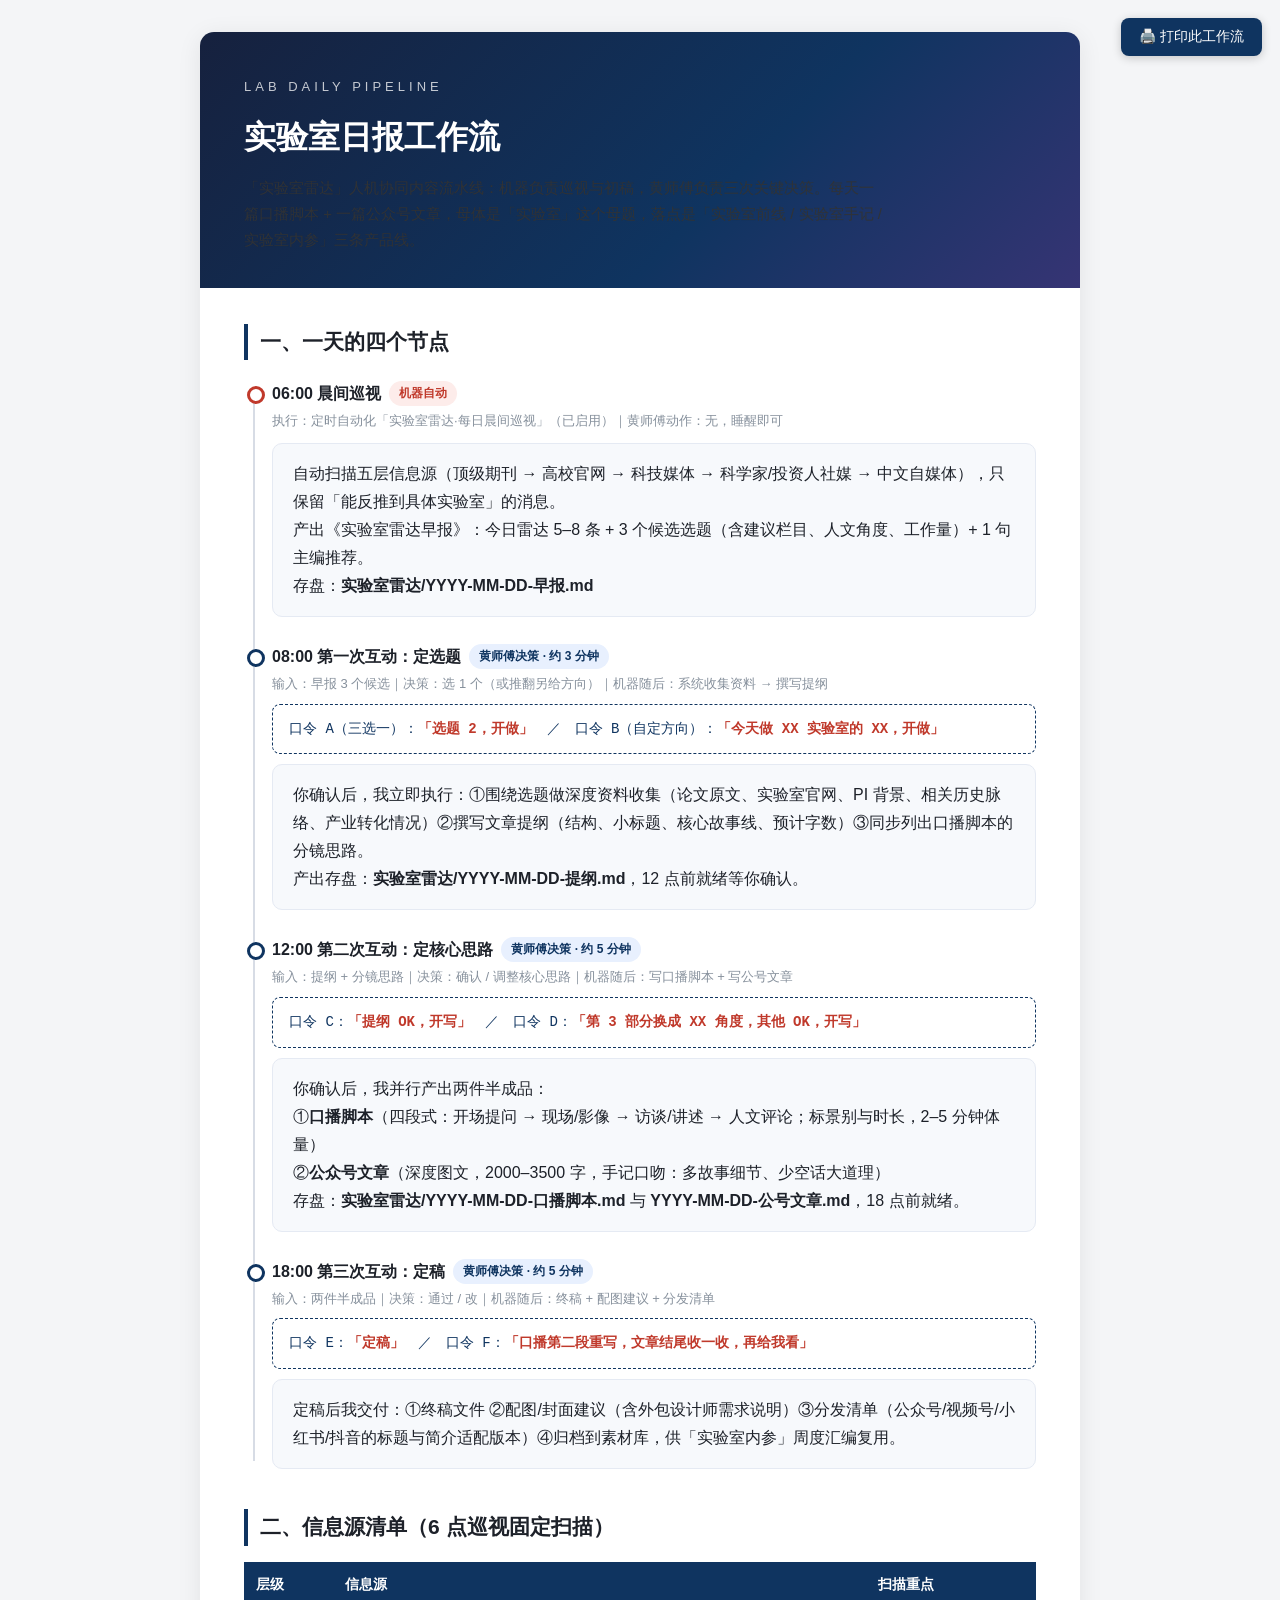
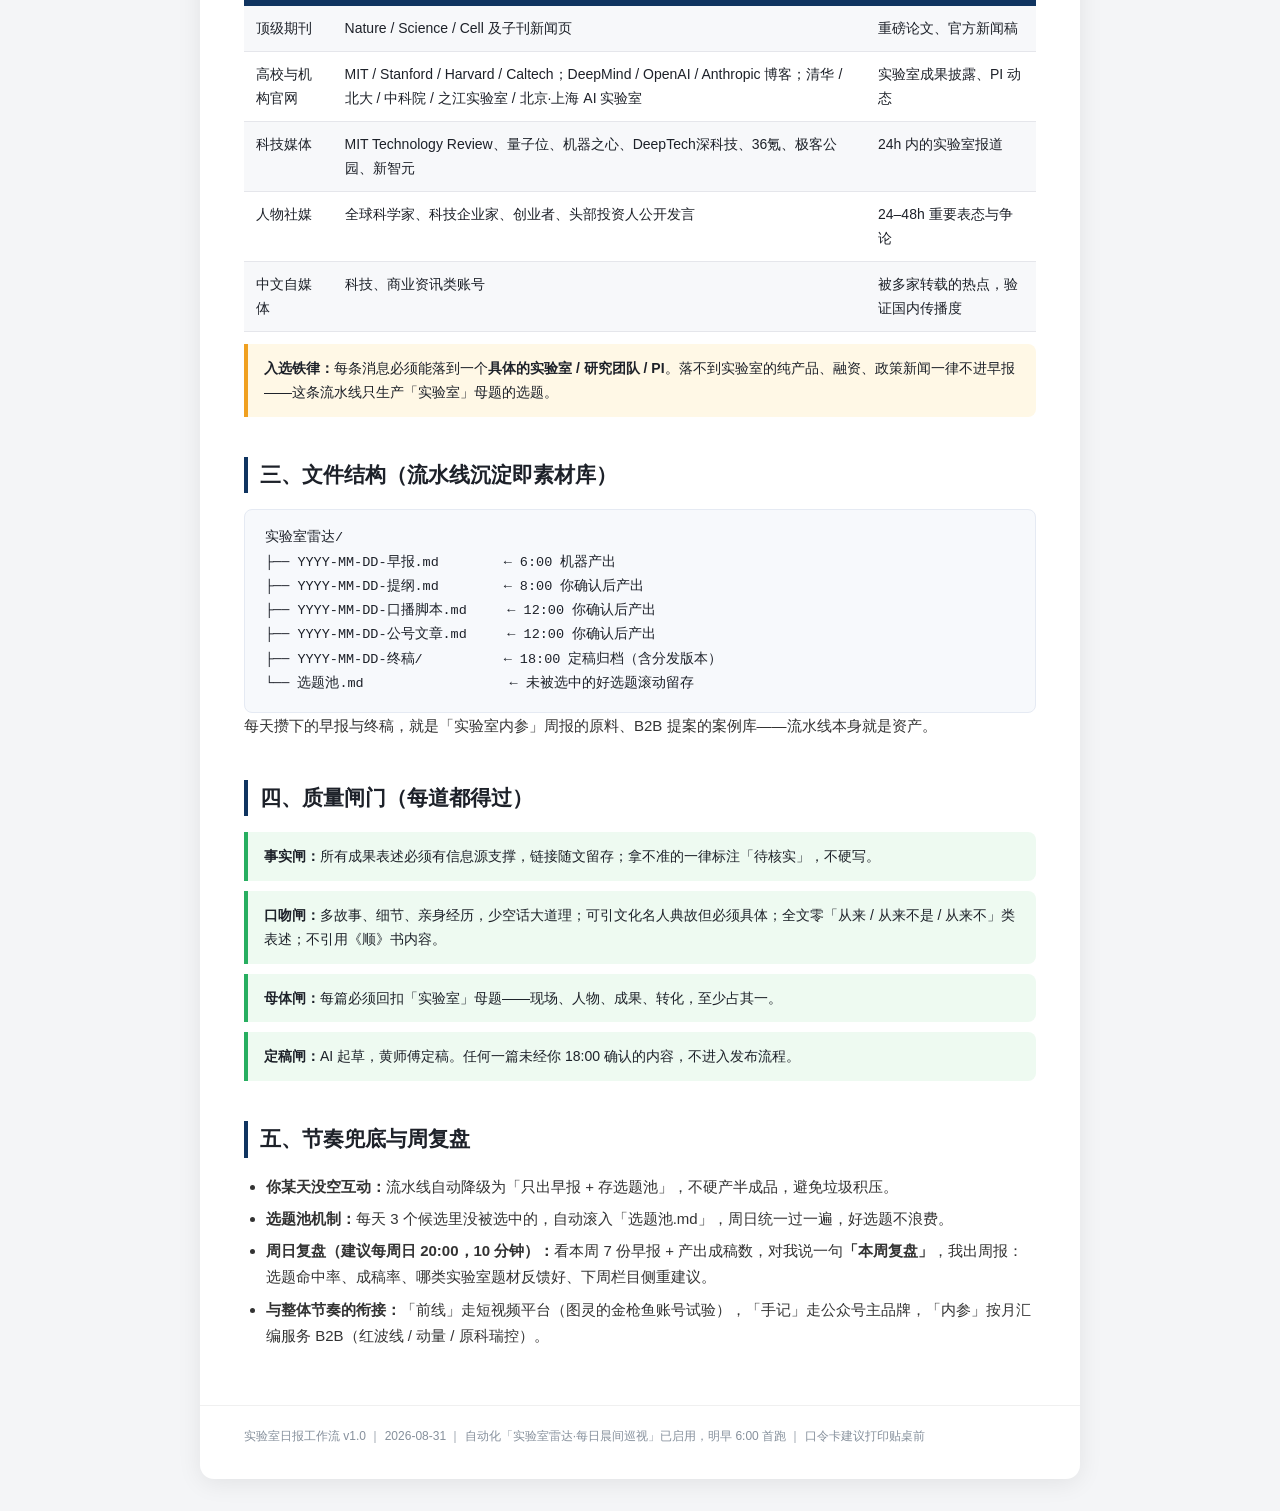
<file: assets/files/04_方法论/实验室日报工作流.html>
<!DOCTYPE html>
<html lang="zh-CN" data-page-node-id="eJBfzYufxhA4ZKbAtzjmMP">
<head data-page-node-id="f0Rdju6gHHz6uLPnHfpDNk">
<meta charset="UTF-8" data-page-node-id="YtG4nmn4plYq7ZxURe23Lr">
<meta name="viewport" content="width=device-width, initial-scale=1.0" data-page-node-id="iuSt4vcK4dRRx3CMsoRjV4">
<title>实验室日报工作流 · 人机协同内容流水线</title>
<style>
  * { margin:0; padding:0; box-sizing:border-box; }
  body { font-family:-apple-system,"PingFang SC","Microsoft YaHei",sans-serif; background:#f4f5f7; color:#1d2129; line-height:1.75; padding:32px 16px; }
  .page { max-width:880px; margin:0 auto; background:#fff; border-radius:14px; box-shadow:0 4px 24px rgba(0,0,0,.08); overflow:hidden; }
  header { background:linear-gradient(135deg,#16213e 0%,#0f3460 60%,#533483 130%); color:#fff; padding:44px 44px 34px; }
  header .kicker { font-size:13px; letter-spacing:4px; opacity:.75; margin-bottom:10px; }
  header h1 { font-size:32px; margin-bottom:10px; }
  header p { font-size:15px; opacity:.9; max-width:640px; }
  .body { padding:36px 44px 48px; }
  h2 { font-size:21px; margin:40px 0 16px; padding-left:12px; border-left:4px solid #0f3460; }
  h2:first-child { margin-top:0; }
  h3 { font-size:16px; margin:22px 0 10px; color:#0f3460; }
  p, li { font-size:15px; color:#333; }
  ul, ol { padding-left:22px; margin:8px 0; }
  li { margin-bottom:6px; }
  /* 时间轴 */
  .timeline { position:relative; margin:20px 0 8px; padding-left:28px; }
  .timeline::before { content:""; position:absolute; left:9px; top:8px; bottom:8px; width:2px; background:#d7dce5; }
  .node { position:relative; margin-bottom:26px; }
  .node::before { content:""; position:absolute; left:-25px; top:6px; width:12px; height:12px; border-radius:50%; background:#fff; border:3px solid #0f3460; }
  .node.auto::before { border-color:#c0392b; }
  .node .t { font-weight:700; font-size:16px; }
  .node .t .badge { display:inline-block; font-size:12px; font-weight:600; padding:2px 10px; border-radius:99px; margin-left:8px; vertical-align:2px; }
  .badge.machine { background:#fdecea; color:#c0392b; }
  .badge.human { background:#e8f0fe; color:#0f3460; }
  .node .role { font-size:13px; color:#86909c; margin:2px 0 8px; }
  /* 卡片 */
  .card { background:#f7f9fc; border:1px solid #e5eaf3; border-radius:10px; padding:16px 20px; margin:10px 0; }
  .card.dark { background:#16213e; color:#e8ecf4; border-color:#16213e; }
  .card.dark p, .card.dark li { color:#d5dbea; }
  .cmd { font-family:"SF Mono",Menlo,monospace; background:#fff; border:1px dashed #0f3460; border-radius:8px; padding:12px 16px; font-size:14px; color:#0f3460; margin:8px 0; }
  .cmd b { color:#c0392b; }
  table { width:100%; border-collapse:collapse; margin:12px 0; font-size:14px; }
  th { background:#0f3460; color:#fff; padding:10px 12px; text-align:left; font-weight:600; }
  td { padding:10px 12px; border-bottom:1px solid #e5e6eb; vertical-align:top; }
  tr:nth-child(even) td { background:#f7f8fa; }
  .rule { background:#fff8e6; border-left:4px solid #f0a020; padding:12px 16px; border-radius:0 8px 8px 0; margin:10px 0; font-size:14px; }
  .gate { background:#eefaf1; border-left:4px solid #27ae60; padding:12px 16px; border-radius:0 8px 8px 0; margin:10px 0; font-size:14px; }
  .filetree { font-family:"SF Mono",Menlo,monospace; font-size:13.5px; background:#f7f9fc; border:1px solid #e5eaf3; border-radius:8px; padding:16px 20px; white-space:pre; overflow-x:auto; line-height:1.8; }
  footer { padding:20px 44px 32px; font-size:12px; color:#86909c; border-top:1px solid #f0f0f0; }
  .print-btn { position:fixed; top:18px; right:18px; background:#0f3460; color:#fff; border:none; padding:10px 18px; border-radius:8px; font-size:14px; cursor:pointer; box-shadow:0 2px 10px rgba(0,0,0,.2); }
  @media print { .print-btn{display:none} body{background:#fff;padding:0} .page{box-shadow:none;border-radius:0} }
</style>
</head>
<body data-page-node-id="4HKBETnYAfyKA6tHy7E0F4">
<button class="print-btn" onclick="window.print()" data-page-node-id="JMp9qWrwxsxqOkfsvVTm5g">🖨️ 打印此工作流</button>
<div class="page" data-page-node-id="NQTIFQJyOznc30ifxv2OFv">
<header data-page-node-id="x5c7X2DUCFnjPj26KHJy3E">
  <div class="kicker" data-page-node-id="sAN0QHW8KS1ZNRSjUFTT7A">LAB DAILY PIPELINE</div>
  <h1 data-page-node-id="EyZul5wjYBdfazv5E21jAJ">实验室日报工作流</h1>
  <p data-page-node-id="IC4tENlUctUKinmkeeVEcy">「实验室雷达」人机协同内容流水线：机器负责巡视与初稿，黄师傅负责三次关键决策。每天一篇口播脚本 + 一篇公众号文章，母体是「实验室」这个母题，落点是「实验室前线 / 实验室手记 / 实验室内参」三条产品线。</p>
</header>
<div class="body" data-page-node-id="UwrlFROl2PT857tcMScBLx">

<h2 data-page-node-id="N7YVK7D7gHEuJEQg0RoKKo">一、一天的四个节点</h2>
<div class="timeline" data-page-node-id="wM2TtIGYayDNY6hg0FBw5y">
  <div class="node auto" data-page-node-id="2akC2FskfvDVajDkO77X45">
    <div class="t" data-page-node-id="UP95EHiw9eqpOds6NNbY4k">06:00 晨间巡视<span class="badge machine" data-page-node-id="fFbywJeBOQAHKJnbuKek0U">机器自动</span></div>
    <div class="role" data-page-node-id="LsbaiidVWeojESjnl687Xt">执行：定时自动化「实验室雷达·每日晨间巡视」（已启用）｜黄师傅动作：无，睡醒即可</div>
    <div class="card" data-page-node-id="GlHFF6GwDaujpOe5dCpxGz">
      自动扫描五层信息源（顶级期刊 → 高校官网 → 科技媒体 → 科学家/投资人社媒 → 中文自媒体），只保留「能反推到具体实验室」的消息。<br data-page-node-id="E9G8f9QMFdfJFgvFId6OE5">
      产出《实验室雷达早报》：今日雷达 5–8 条 + 3 个候选选题（含建议栏目、人文角度、工作量）+ 1 句主编推荐。<br data-page-node-id="yR9EXfxFQFE8YHU2WpcL1X">
      存盘：<b data-page-node-id="bIBPxxEMNcXGG4tdfALX3T">实验室雷达/YYYY-MM-DD-早报.md</b>
    </div>
  </div>
  <div class="node" data-page-node-id="upTnE95iRlZBcunZakgszo">
    <div class="t" data-page-node-id="pMPA9kAKFc9yQCjeKmxSZf">08:00 第一次互动：定选题<span class="badge human" data-page-node-id="Zr5Oca7UQBuwr6G11o8A87">黄师傅决策 · 约 3 分钟</span></div>
    <div class="role" data-page-node-id="CRrY1yweWlu7CZTJQcJTfw">输入：早报 3 个候选｜决策：选 1 个（或推翻另给方向）｜机器随后：系统收集资料 → 撰写提纲</div>
    <div class="cmd" data-page-node-id="dqhzLWLJPd36wY99GbGwGc">口令 A（三选一）：<b data-page-node-id="QTFVwCQIPXTcXlGv70tqxG">「选题 2，开做」</b>　／　口令 B（自定方向）：<b data-page-node-id="BAMdfb7NC6VbsxqBM6d05w">「今天做 XX 实验室的 XX，开做」</b></div>
    <div class="card" data-page-node-id="c7KA0YEngRBfpE7SAJyYMv">
      你确认后，我立即执行：①围绕选题做深度资料收集（论文原文、实验室官网、PI 背景、相关历史脉络、产业转化情况）②撰写文章提纲（结构、小标题、核心故事线、预计字数）③同步列出口播脚本的分镜思路。<br data-page-node-id="evI6d8LsF3VPDlur2IZeBT">
      产出存盘：<b data-page-node-id="2B5hwDUA4DZTMgzBMo9owk">实验室雷达/YYYY-MM-DD-提纲.md</b>，12 点前就绪等你确认。
    </div>
  </div>
  <div class="node" data-page-node-id="GQsubKrKKqwRMLJbBV1Oid">
    <div class="t" data-page-node-id="9rnwf81HeGwpz8Q6DgewkY">12:00 第二次互动：定核心思路<span class="badge human" data-page-node-id="hSXXj4unGAALCrsPTaPzB9">黄师傅决策 · 约 5 分钟</span></div>
    <div class="role" data-page-node-id="uz7zidGwKqNLQqAEpDSpF8">输入：提纲 + 分镜思路｜决策：确认 / 调整核心思路｜机器随后：写口播脚本 + 写公号文章</div>
    <div class="cmd" data-page-node-id="XvbMMgqtVieKfjByLtzKcJ">口令 C：<b data-page-node-id="POwlHgWQvcGLaosdJmMRCr">「提纲 OK，开写」</b>　／　口令 D：<b data-page-node-id="dpqK85UqZy4WdllTJKrOJ9">「第 3 部分换成 XX 角度，其他 OK，开写」</b></div>
    <div class="card" data-page-node-id="YvcHu3cVMgTltqyq5xAiwp">
      你确认后，我并行产出两件半成品：<br data-page-node-id="BVO1i6Q500ma4eQZ4GXqwS">
      ①<b data-page-node-id="rdzFzKC6SuXBLNB0i8lruC">口播脚本</b>（四段式：开场提问 → 现场/影像 → 访谈/讲述 → 人文评论；标景别与时长，2–5 分钟体量）<br data-page-node-id="3QLwKq4fdSefxcIg0SYCQM">
      ②<b data-page-node-id="YVpaV5FPzGDaUw6gPNg0Kl">公众号文章</b>（深度图文，2000–3500 字，手记口吻：多故事细节、少空话大道理）<br data-page-node-id="Lotn0RynNuEG84MhZIqpGD">
      存盘：<b data-page-node-id="7ZrrSmF0neCaL4DsJs2oDU">实验室雷达/YYYY-MM-DD-口播脚本.md</b> 与 <b data-page-node-id="JKIHsZmMB31Ha9i4IYj5Oq">YYYY-MM-DD-公号文章.md</b>，18 点前就绪。
    </div>
  </div>
  <div class="node" data-page-node-id="YmzqkPnl2gxFecgLGj9i6W">
    <div class="t" data-page-node-id="v8PcY3FWeI0c9hMdjryEr7">18:00 第三次互动：定稿<span class="badge human" data-page-node-id="ngW1dh7mxKteHXDqIS42E5">黄师傅决策 · 约 5 分钟</span></div>
    <div class="role" data-page-node-id="7syN75JOLFXeBqTBnU4SWa">输入：两件半成品｜决策：通过 / 改｜机器随后：终稿 + 配图建议 + 分发清单</div>
    <div class="cmd" data-page-node-id="CQ7c5FQLjkfS47wCVqe4GP">口令 E：<b data-page-node-id="zRouSDBPyjOncsr0asgYfd">「定稿」</b>　／　口令 F：<b data-page-node-id="WXSwPDQQLv2bjBMPywyN7U">「口播第二段重写，文章结尾收一收，再给我看」</b></div>
    <div class="card" data-page-node-id="Y5feehS89IzSNGz1QIJD2C">
      定稿后我交付：①终稿文件 ②配图/封面建议（含外包设计师需求说明）③分发清单（公众号/视频号/小红书/抖音的标题与简介适配版本）④归档到素材库，供「实验室内参」周度汇编复用。
    </div>
  </div>
</div>

<h2 data-page-node-id="PFKt9BmUbC6keMErYDTn3j">二、信息源清单（6 点巡视固定扫描）</h2>
<table data-page-node-id="Tsxgj6cx5KP0KlDkHKmGaz">
  <tr data-page-node-id="Grmkv2bgXvrm6Eo9E1vjDB"><th data-page-node-id="5UqzpBPZb18FcN40OU5Nhl">层级</th><th data-page-node-id="Gw8zpKIki92euDjPVI2PXs">信息源</th><th data-page-node-id="z5xmOjvibk362JvF4VrL4z">扫描重点</th></tr>
  <tr data-page-node-id="veiSZY27sMqVkd9YY3hGIN"><td data-page-node-id="Sd2vkYhWF7fHPuOdA4t7QU">顶级期刊</td><td data-page-node-id="mKCQb7VXYnCRNkntkRkcyR">Nature / Science / Cell 及子刊新闻页</td><td data-page-node-id="6SENBTvGY7gVgstXOw8UU4">重磅论文、官方新闻稿</td></tr>
  <tr data-page-node-id="Gc0sOEUN6x3UrYGArqX385"><td data-page-node-id="FJzg7HmQh8USshy0uq63wk">高校与机构官网</td><td data-page-node-id="2KVZR7Sk7DY6otLNy5zs6K">MIT / Stanford / Harvard / Caltech；DeepMind / OpenAI / Anthropic 博客；清华 / 北大 / 中科院 / 之江实验室 / 北京·上海 AI 实验室</td><td data-page-node-id="QXgQGFl4lT77tZOwL6o0v8">实验室成果披露、PI 动态</td></tr>
  <tr data-page-node-id="LGeifRJ4NBiC4YzYHGPMli"><td data-page-node-id="goDQAF0yz7rF8yfAFEOSvR">科技媒体</td><td data-page-node-id="pTYMm27g3fSElgr1M5aH4U">MIT Technology Review、量子位、机器之心、DeepTech深科技、36氪、极客公园、新智元</td><td data-page-node-id="LDAcFFrgslVjm1VfHwoQh0">24h 内的实验室报道</td></tr>
  <tr data-page-node-id="HlScxq1UTdXt8YaYCkMtXl"><td data-page-node-id="XSc8t2327J9PWNPtw4Jnff">人物社媒</td><td data-page-node-id="ZSrA5rskprDzC33lKfiJTQ">全球科学家、科技企业家、创业者、头部投资人公开发言</td><td data-page-node-id="qlUaN9S5Recdz8fEFzZerU">24–48h 重要表态与争论</td></tr>
  <tr data-page-node-id="E1zPyxHIcHwgzbmrC7pEpX"><td data-page-node-id="FV6KjwnFySNnOARPMGmTPi">中文自媒体</td><td data-page-node-id="lWzWlmHsaRy5z0qi46j9QM">科技、商业资讯类账号</td><td data-page-node-id="XPbrV6ComaqIlbl5EPmZpC">被多家转载的热点，验证国内传播度</td></tr>
</table>
<div class="rule" data-page-node-id="bANaX8sQ9B4zyuagap1iXe"><b data-page-node-id="LaQxaWI0DFE3HkaxEOjWf2">入选铁律：</b>每条消息必须能落到一个<b data-page-node-id="MvQQeduezvXa3XQwIguN4f">具体的实验室 / 研究团队 / PI</b>。落不到实验室的纯产品、融资、政策新闻一律不进早报——这条流水线只生产「实验室」母题的选题。</div>

<h2 data-page-node-id="NfoaIvPNaFSrjNKZYyznY9">三、文件结构（流水线沉淀即素材库）</h2>
<div class="filetree" data-page-node-id="04x3seUFZNMFgOu7a0fi3X">实验室雷达/
├── YYYY-MM-DD-早报.md        ← 6:00 机器产出
├── YYYY-MM-DD-提纲.md        ← 8:00 你确认后产出
├── YYYY-MM-DD-口播脚本.md     ← 12:00 你确认后产出
├── YYYY-MM-DD-公号文章.md     ← 12:00 你确认后产出
├── YYYY-MM-DD-终稿/          ← 18:00 定稿归档（含分发版本）
└── 选题池.md                  ← 未被选中的好选题滚动留存</div>
<p data-page-node-id="Y1rz1VUn6Ee0BuTbJ1dQ6y">每天攒下的早报与终稿，就是「实验室内参」周报的原料、B2B 提案的案例库——流水线本身就是资产。</p>

<h2 data-page-node-id="DCkgrUGnJOnsxdSIpBdsGL">四、质量闸门（每道都得过）</h2>
<div class="gate" data-page-node-id="WXaGCgHzjBwMjNKLIraTDJ"><b data-page-node-id="NfH7T9HTpM20b5uQTZ8x2U">事实闸：</b>所有成果表述必须有信息源支撑，链接随文留存；拿不准的一律标注「待核实」，不硬写。</div>
<div class="gate" data-page-node-id="cI6CFxkRDDGxXGQrvbMx2o"><b data-page-node-id="KQj6zzGwvRNxzLMzq6IA7M">口吻闸：</b>多故事、细节、亲身经历，少空话大道理；可引文化名人典故但必须具体；全文零「从来 / 从来不是 / 从来不」类表述；不引用《顺》书内容。</div>
<div class="gate" data-page-node-id="X2eeyc1DSFerMy8sXgmz1a"><b data-page-node-id="m1TQdL0u1UrCA4cZsGvzrb">母体闸：</b>每篇必须回扣「实验室」母题——现场、人物、成果、转化，至少占其一。</div>
<div class="gate" data-page-node-id="Iqj2sLHQfYEofR7FdOUIv9"><b data-page-node-id="oDM7n9yklYO57YFog8NUFk">定稿闸：</b>AI 起草，黄师傅定稿。任何一篇未经你 18:00 确认的内容，不进入发布流程。</div>

<h2 data-page-node-id="g4Mh3AQnNTjy5OXgGgKvHz">五、节奏兜底与周复盘</h2>
<ul data-page-node-id="HABJnxiLFJOkobm8FP14S7">
  <li data-page-node-id="6gscY07zjFiZoe8Q2lDpe3"><b data-page-node-id="DkRplyANDKo3AGbxUSngdC">你某天没空互动：</b>流水线自动降级为「只出早报 + 存选题池」，不硬产半成品，避免垃圾积压。</li>
  <li data-page-node-id="cQUVGXKTLRXFJItFCoCoaj"><b data-page-node-id="HAEiCtPHxU2CV6bsQNcDaW">选题池机制：</b>每天 3 个候选里没被选中的，自动滚入「选题池.md」，周日统一过一遍，好选题不浪费。</li>
  <li data-page-node-id="d7s9GNPH1gG6VEXH59vgSN"><b data-page-node-id="6Ntd4skF6D9toRWklvyNJV">周日复盘（建议每周日 20:00，10 分钟）：</b>看本周 7 份早报 + 产出成稿数，对我说一句<b data-page-node-id="tlGO5pJfX8HEnBnvNAZiHV">「本周复盘」</b>，我出周报：选题命中率、成稿率、哪类实验室题材反馈好、下周栏目侧重建议。</li>
  <li data-page-node-id="BzJU1AaZXDs75j6NJOpSaY"><b data-page-node-id="YKnFB9upNPI0uE9AmbWFhb">与整体节奏的衔接：</b>「前线」走短视频平台（图灵的金枪鱼账号试验），「手记」走公众号主品牌，「内参」按月汇编服务 B2B（红波线 / 动量 / 原科瑞控）。</li>
</ul>

</div>
<footer data-page-node-id="fCYnFfSU4FC2pPWpeEbB7g">实验室日报工作流 v1.0 ｜ 2026-08-31 ｜ 自动化「实验室雷达·每日晨间巡视」已启用，明早 6:00 首跑 ｜ 口令卡建议打印贴桌前</footer>
</div>
</body>
</html>
</file>
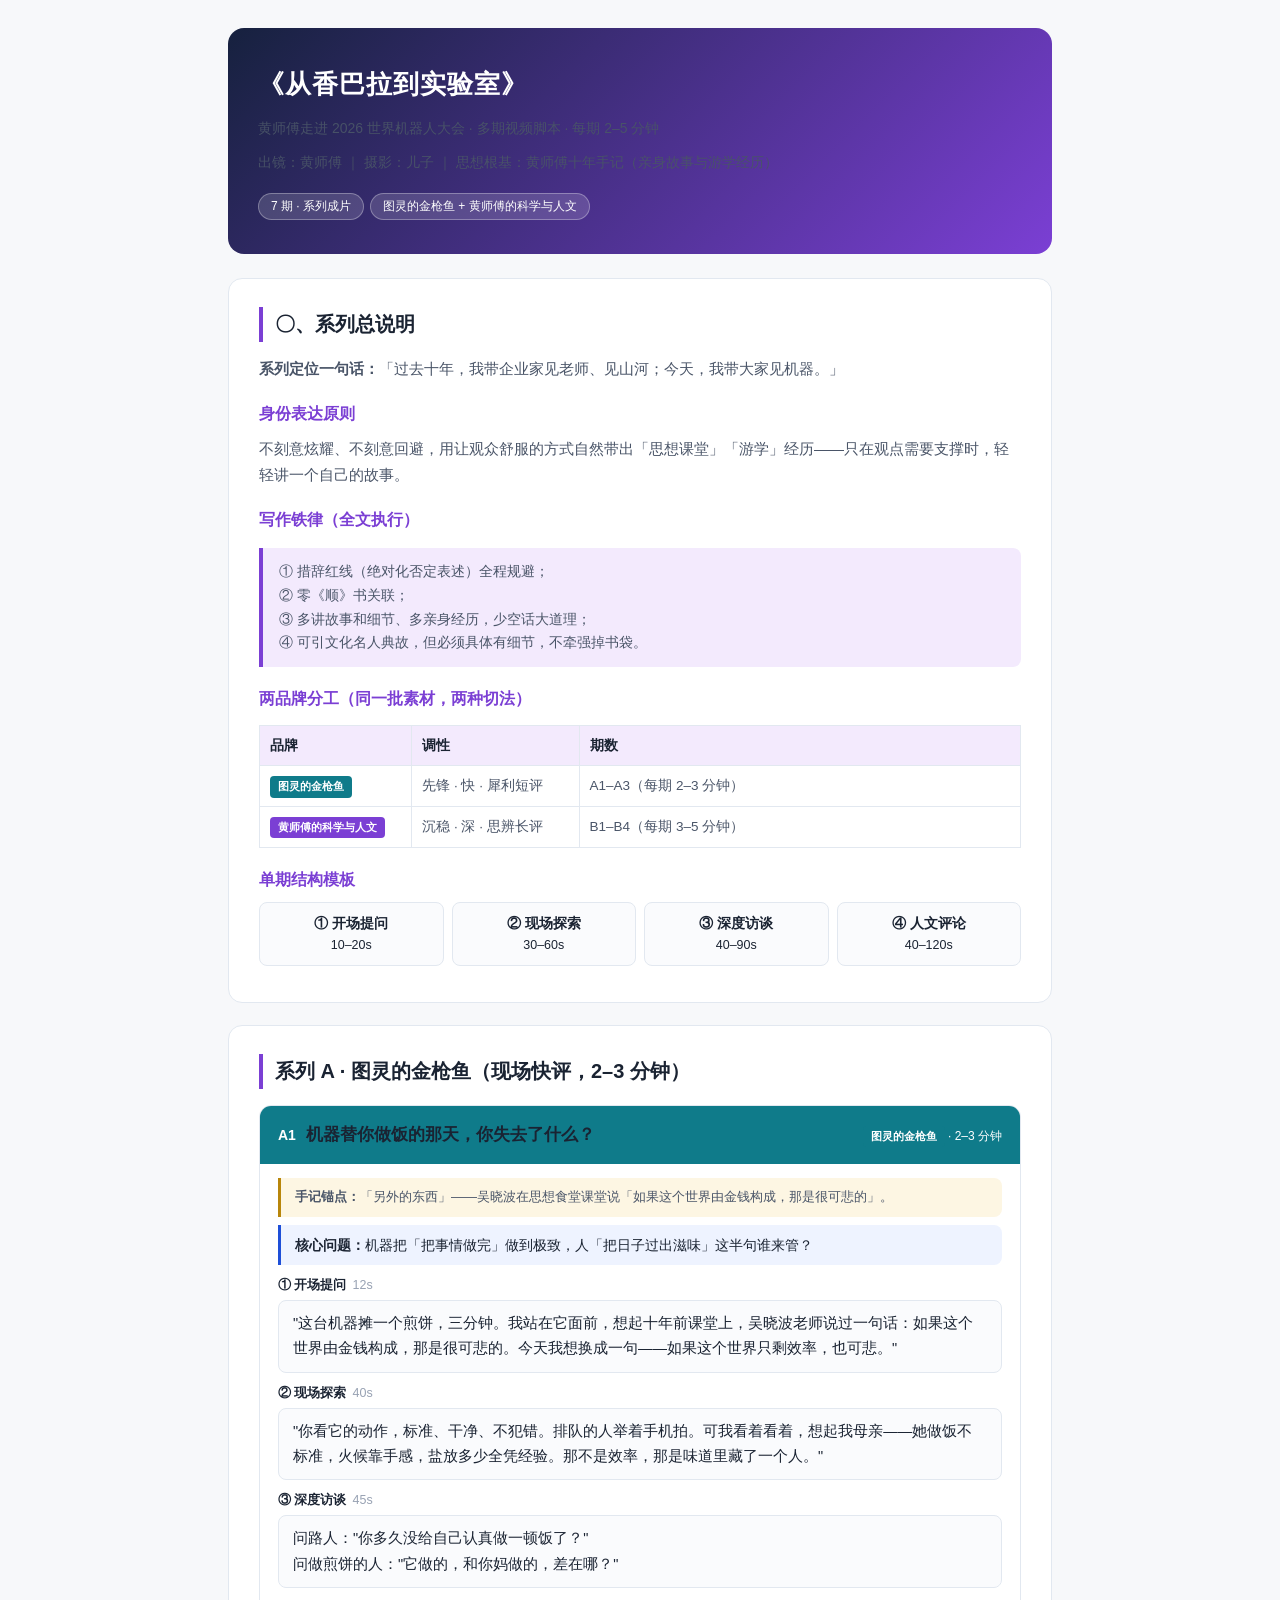
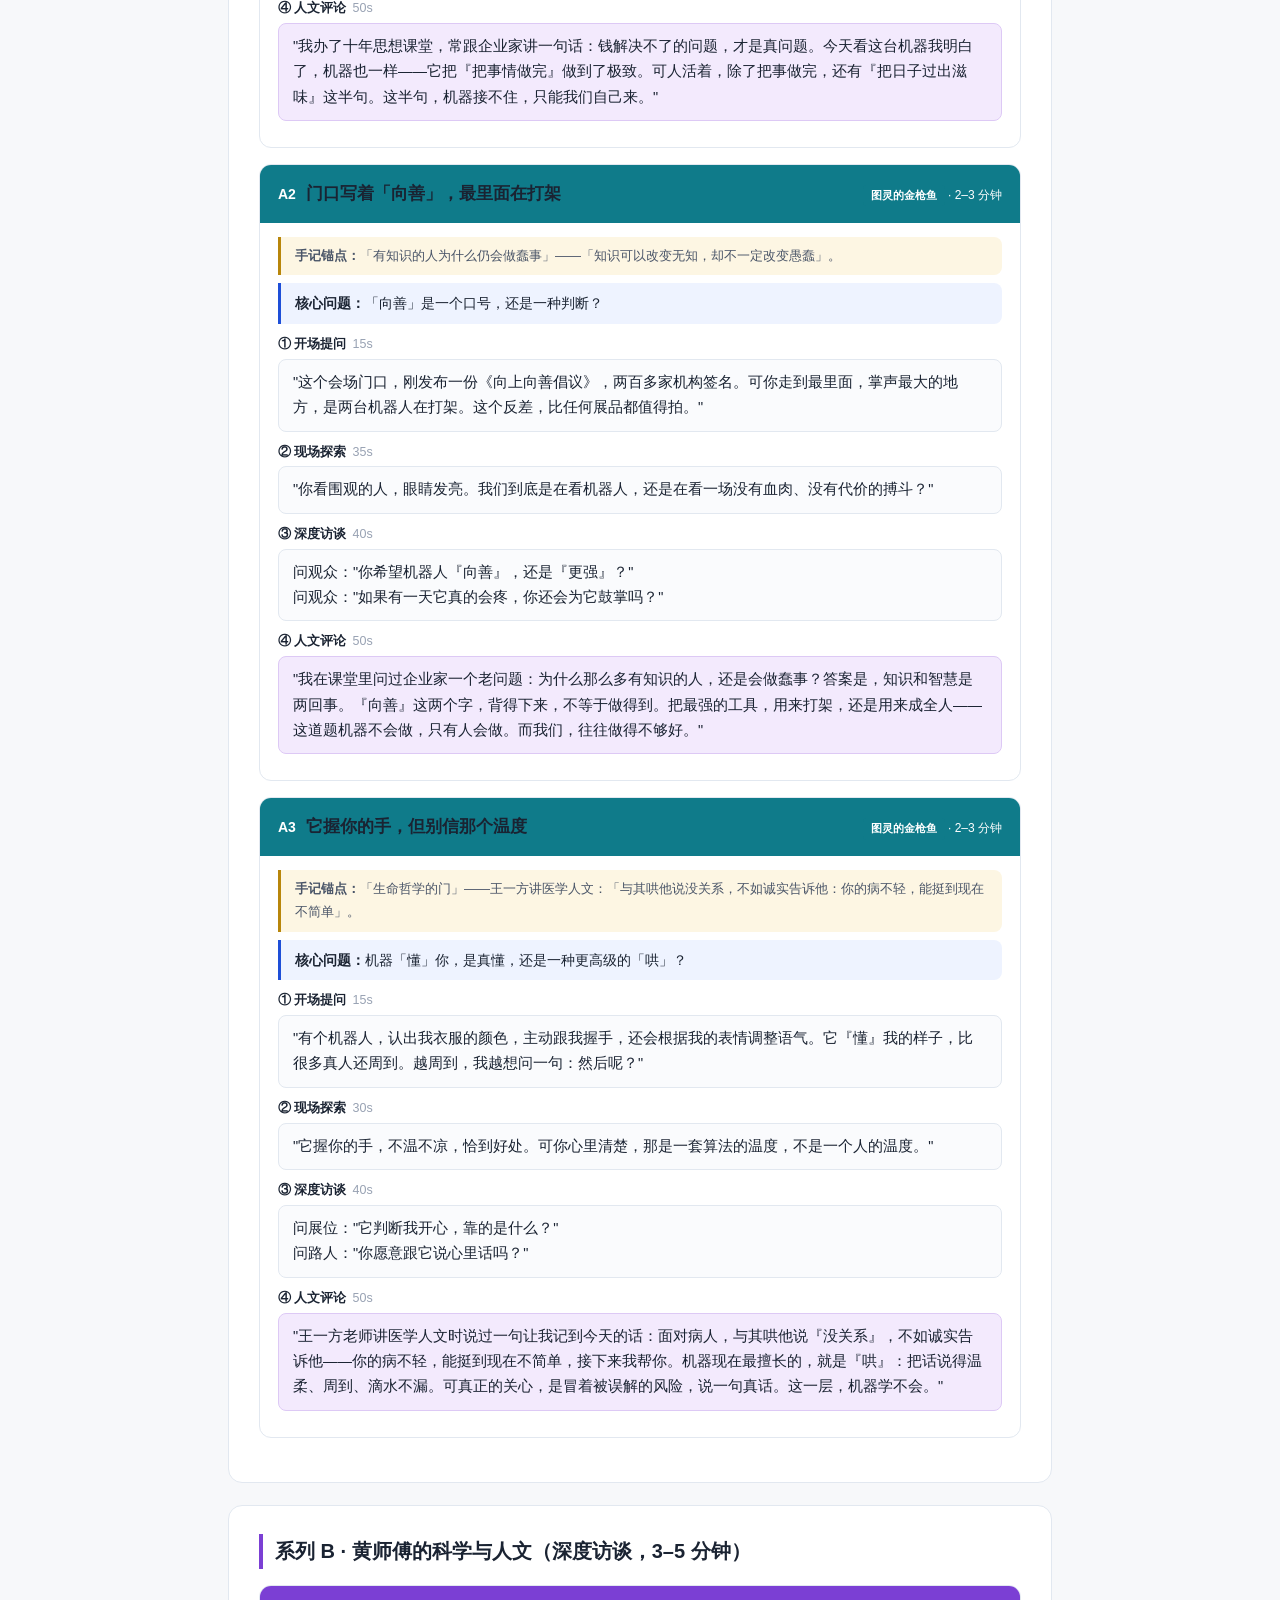
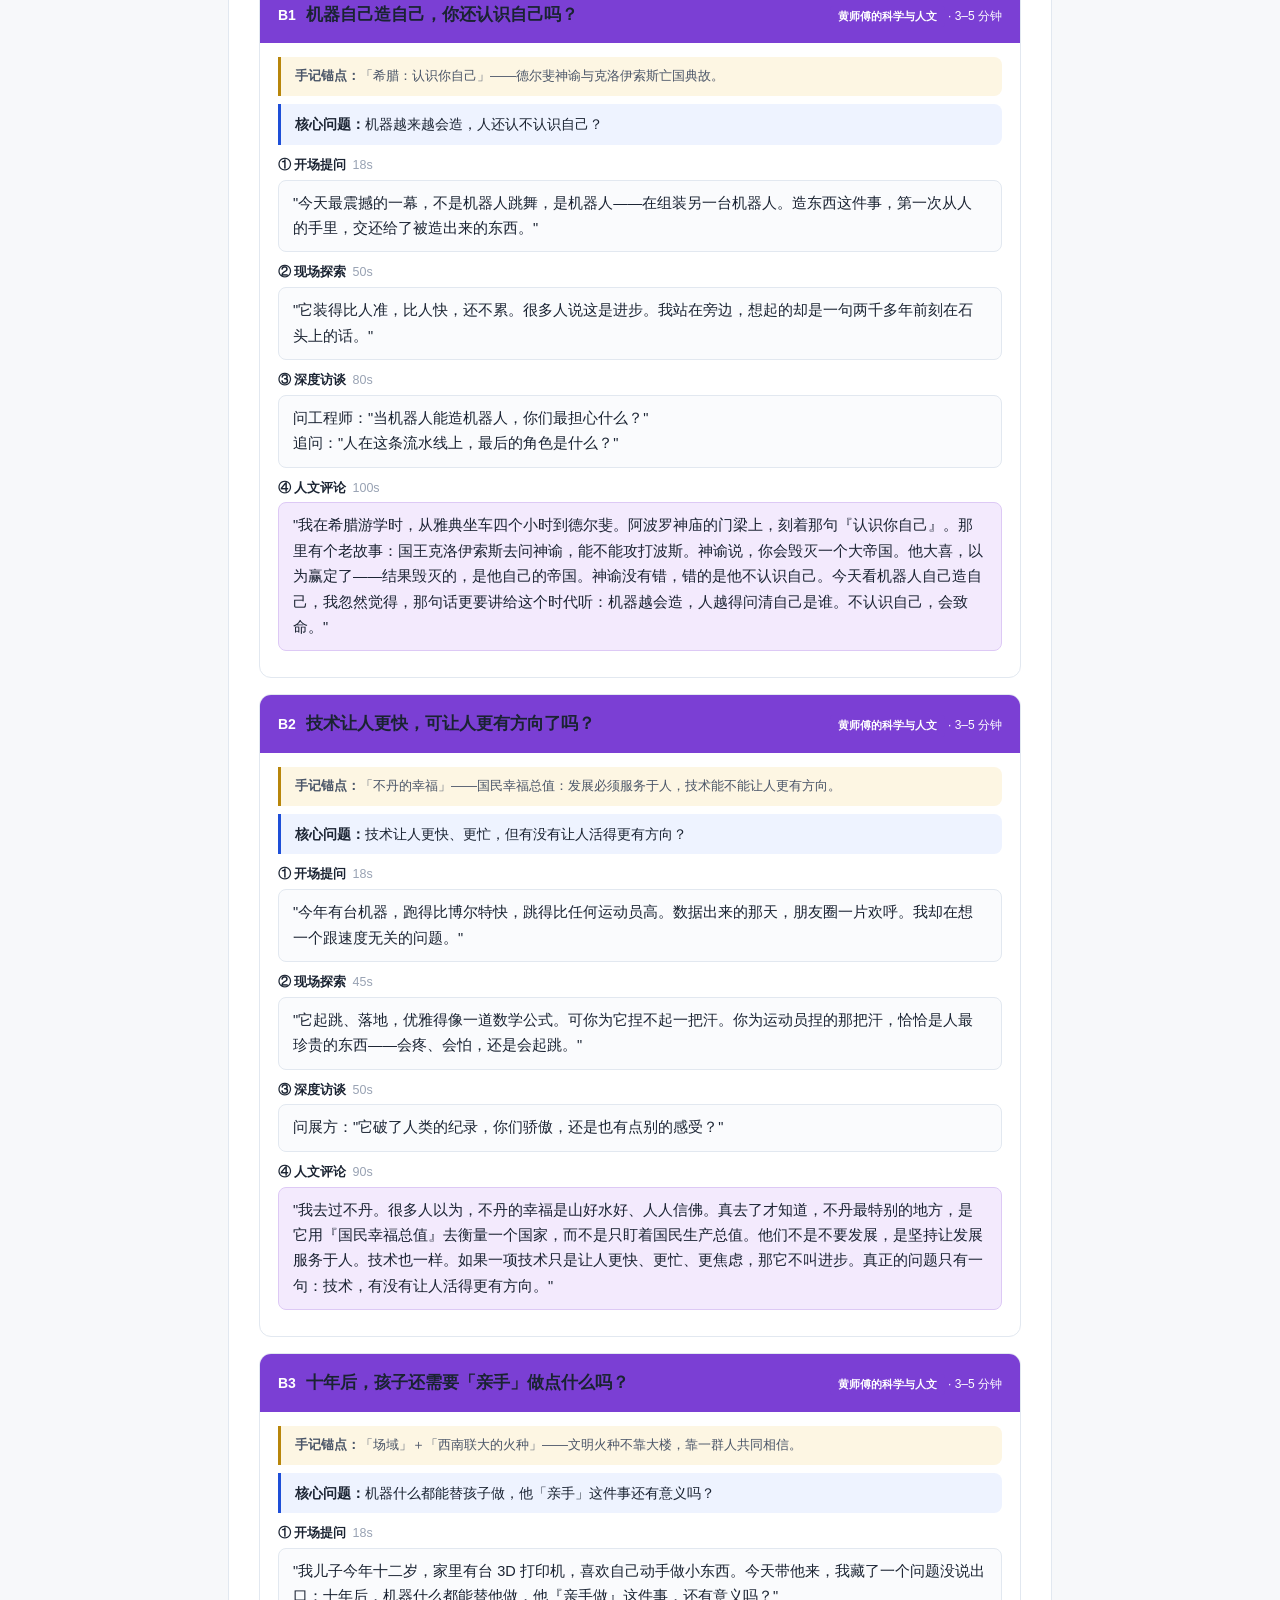
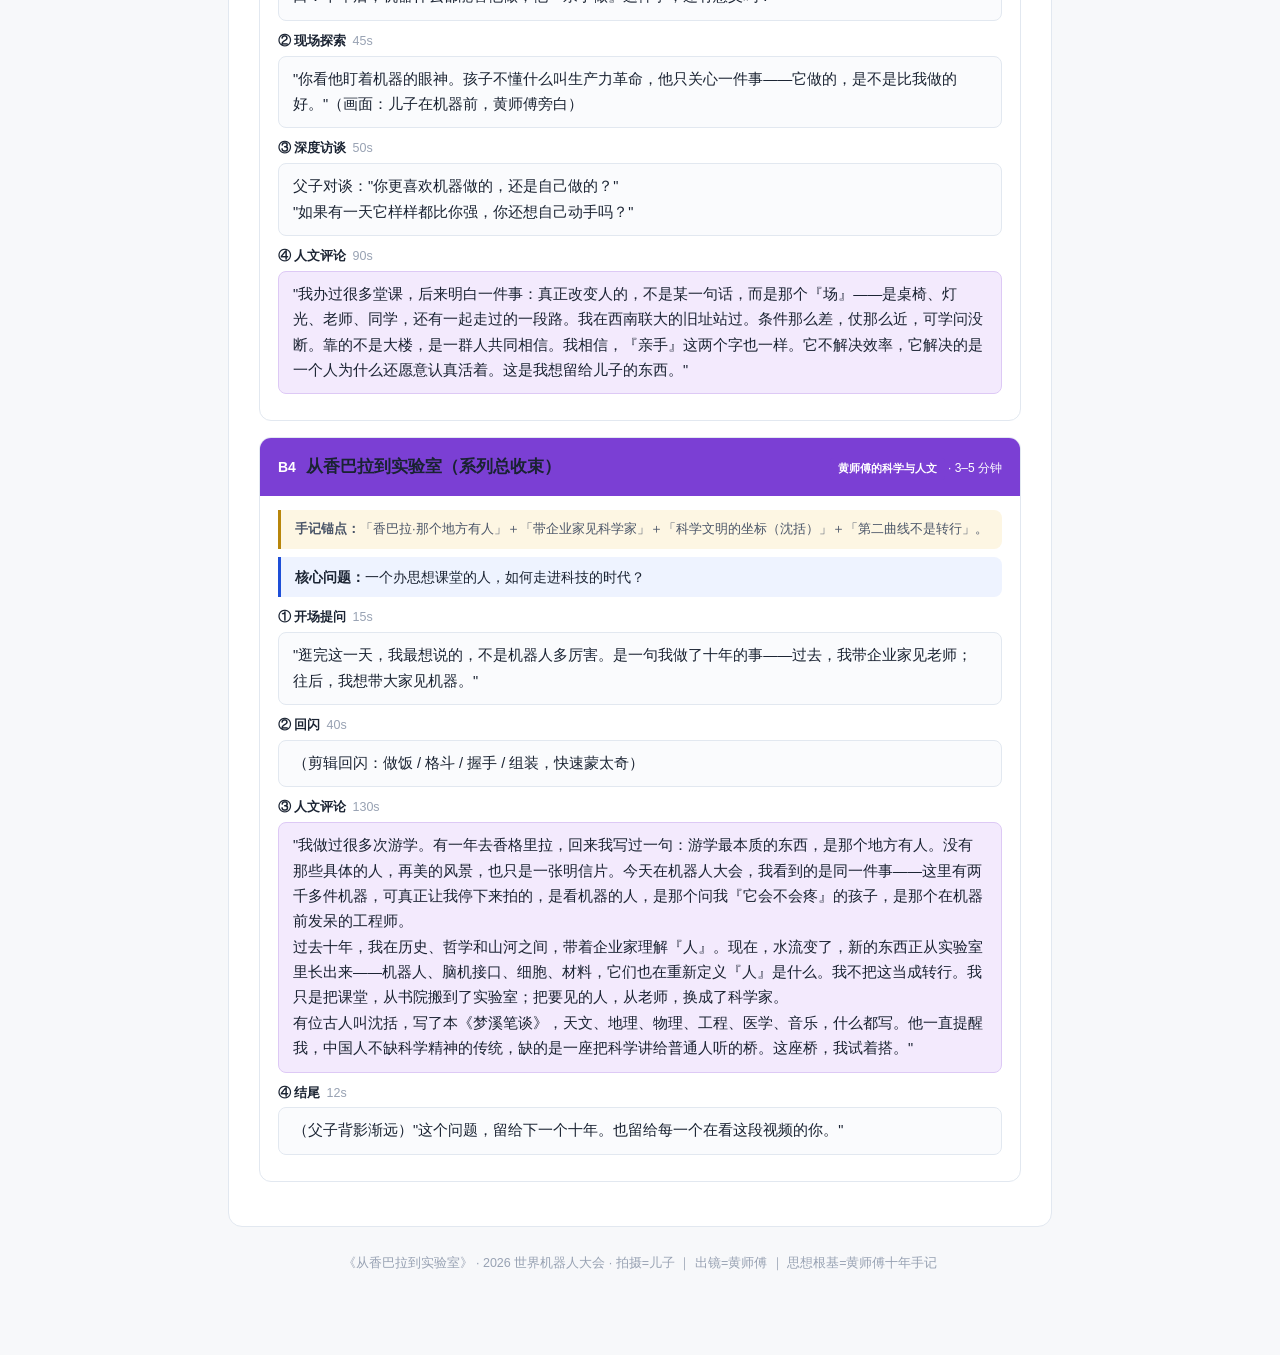
<file: assets/files/07_实验室IP/WRC视频脚本-从香巴拉到实验室.html>
<!DOCTYPE html>
<html lang="zh-CN">
<head>
<meta charset="UTF-8">
<meta name="viewport" content="width=device-width, initial-scale=1.0">
<title>从香巴拉到实验室 · 多期视频脚本</title>
<style>
  :root{--ink:#1a2332;--ink2:#4a5568;--line:#e2e8f0;--blue:#1e4fd8;--bluesoft:#eef3ff;--gold:#b8860b;--goldsoft:#fdf6e3;--teal:#0f7b8a;--tealsoft:#e7f6f8;--purple:#7b3fd4;--purplesoft:#f3eafd;}
  *{box-sizing:border-box;margin:0;padding:0;}
  body{font-family:-apple-system,"PingFang SC","Microsoft YaHei",sans-serif;color:var(--ink);background:#f7f8fa;line-height:1.75;font-size:15px;}
  .page{max-width:860px;margin:0 auto;padding:28px 18px 80px;}
  header.hero{background:linear-gradient(135deg,#16213e,#7b3fd4);color:#fff;border-radius:16px;padding:34px 30px;margin-bottom:24px;}
  header.hero h1{font-size:26px;letter-spacing:1px;margin-bottom:8px;}
  header.hero p{opacity:.92;font-size:14px;}
  .badge{display:inline-block;background:rgba(255,255,255,.15);border:1px solid rgba(255,255,255,.3);border-radius:99px;padding:2px 12px;font-size:12px;margin:8px 6px 0 0;}
  section{background:#fff;border:1px solid var(--line);border-radius:14px;padding:28px 30px;margin-bottom:22px;}
  h2{font-size:20px;margin-bottom:14px;padding-left:12px;border-left:4px solid var(--purple);}
  h3{font-size:16px;margin:18px 0 8px;color:var(--purple);}
  p{margin-bottom:10px;color:var(--ink2);}
  table{width:100%;border-collapse:collapse;margin:12px 0;font-size:13.5px;}
  th{background:var(--purplesoft);text-align:left;padding:8px 10px;border:1px solid var(--line);font-weight:600;color:var(--ink);}
  td{padding:8px 10px;border:1px solid var(--line);vertical-align:top;color:var(--ink2);}
  .ep{border:1px solid var(--line);border-radius:12px;margin:16px 0;overflow:hidden;}
  .ep-head{padding:14px 18px;display:flex;align-items:baseline;gap:10px;flex-wrap:wrap;}
  .ep-head .no{font-weight:700;font-size:14px;white-space:nowrap;}
  .ep-head .title{font-size:17px;font-weight:700;color:var(--ink);}
  .ep-head .meta{margin-left:auto;font-size:12px;white-space:nowrap;}
  .ep-tl{background:#0f7b8a;color:#fff;}
  .ep-hs{background:#7b3fd4;color:#fff;}
  .tag{display:inline-block;font-size:11px;border-radius:4px;padding:1px 8px;font-weight:600;color:#fff;}
  .tag.tl{background:var(--teal);}
  .tag.hs{background:var(--purple);}
  .ep-body{padding:6px 18px 16px;}
  .anchor{background:var(--goldsoft);border-left:3px solid var(--gold);padding:8px 14px;border-radius:0 8px 8px 0;margin:8px 0;font-size:13px;color:var(--ink2);}
  .qline{background:var(--bluesoft);border-left:3px solid var(--blue);padding:8px 14px;border-radius:0 8px 8px 0;margin:8px 0;font-size:14px;color:var(--ink);}
  .seg{margin:10px 0;}
  .seg .lbl{display:block;font-size:12.5px;font-weight:700;color:var(--ink);margin-bottom:3px;}
  .seg .lbl .dur{font-weight:400;color:#98a2b3;margin-left:6px;}
  .seg .txt{background:#fafbfd;border:1px solid var(--line);border-radius:8px;padding:10px 14px;font-size:14.5px;color:var(--ink);}
  .seg .txt.comment{background:var(--purplesoft);border-color:#ddc9f5;}
  .axis{display:flex;gap:8px;flex-wrap:wrap;margin:8px 0;}
  .axis .step{flex:1;min-width:110px;background:#fafbfd;border:1px solid var(--line);border-radius:8px;padding:8px 10px;text-align:center;font-size:12.5px;}
  .axis .step b{display:block;font-size:14px;}
  .note{border-left:4px solid var(--purple);background:var(--purplesoft);padding:12px 16px;border-radius:0 8px 8px 0;margin:14px 0;font-size:13.5px;color:var(--ink2);}
  footer{text-align:center;color:#98a2b3;font-size:12.5px;margin-top:26px;}
</style>
</head>
<body>
<div class="page">

<header class="hero">
  <h1>《从香巴拉到实验室》</h1>
  <p>黄师傅走进 2026 世界机器人大会 · 多期视频脚本 · 每期 2–5 分钟</p>
  <p>出镜：黄师傅 ｜ 摄影：儿子 ｜ 思想根基：黄师傅十年手记（亲身故事与游学经历）</p>
  <span class="badge">7 期 · 系列成片</span><span class="badge">图灵的金枪鱼 + 黄师傅的科学与人文</span>
</header>

<section>
<h2>〇、系列总说明</h2>
<p><b>系列定位一句话：</b>「过去十年，我带企业家见老师、见山河；今天，我带大家见机器。」</p>
<h3>身份表达原则</h3>
<p>不刻意炫耀、不刻意回避，用让观众舒服的方式自然带出「思想课堂」「游学」经历——只在观点需要支撑时，轻轻讲一个自己的故事。</p>
<h3>写作铁律（全文执行）</h3>
<div class="note">
① 措辞红线（绝对化否定表述）全程规避；<br>
② 零《顺》书关联；<br>
③ 多讲故事和细节、多亲身经历，少空话大道理；<br>
④ 可引文化名人典故，但必须具体有细节，不牵强掉书袋。
</div>
<h3>两品牌分工（同一批素材，两种切法）</h3>
<table>
  <tr><th style="width:20%">品牌</th><th style="width:22%">调性</th><th>期数</th></tr>
  <tr><td><span class="tag tl">图灵的金枪鱼</span></td><td>先锋 · 快 · 犀利短评</td><td>A1–A3（每期 2–3 分钟）</td></tr>
  <tr><td><span class="tag hs">黄师傅的科学与人文</span></td><td>沉稳 · 深 · 思辨长评</td><td>B1–B4（每期 3–5 分钟）</td></tr>
</table>
<h3>单期结构模板</h3>
<div class="axis">
  <div class="step"><b>① 开场提问</b>10–20s</div>
  <div class="step"><b>② 现场探索</b>30–60s</div>
  <div class="step"><b>③ 深度访谈</b>40–90s</div>
  <div class="step"><b>④ 人文评论</b>40–120s</div>
</div>
</section>

<section>
<h2>系列 A · 图灵的金枪鱼（现场快评，2–3 分钟）</h2>

<div class="ep">
  <div class="ep-head ep-tl"><span class="no">A1</span><span class="title">机器替你做饭的那天，你失去了什么？</span><span class="meta"><span class="tag tl">图灵的金枪鱼</span> · 2–3 分钟</span></div>
  <div class="ep-body">
    <div class="anchor"><b>手记锚点：</b>「另外的东西」——吴晓波在思想食堂课堂说「如果这个世界由金钱构成，那是很可悲的」。</div>
    <div class="qline"><b>核心问题：</b>机器把「把事情做完」做到极致，人「把日子过出滋味」这半句谁来管？</div>
    <div class="seg"><span class="lbl">① 开场提问<span class="dur">12s</span></span>
      <div class="txt">"这台机器摊一个煎饼，三分钟。我站在它面前，想起十年前课堂上，吴晓波老师说过一句话：如果这个世界由金钱构成，那是很可悲的。今天我想换成一句——如果这个世界只剩效率，也可悲。"</div></div>
    <div class="seg"><span class="lbl">② 现场探索<span class="dur">40s</span></span>
      <div class="txt">"你看它的动作，标准、干净、不犯错。排队的人举着手机拍。可我看着看着，想起我母亲——她做饭不标准，火候靠手感，盐放多少全凭经验。那不是效率，那是味道里藏了一个人。"</div></div>
    <div class="seg"><span class="lbl">③ 深度访谈<span class="dur">45s</span></span>
      <div class="txt">问路人："你多久没给自己认真做一顿饭了？"<br>问做煎饼的人："它做的，和你妈做的，差在哪？"</div></div>
    <div class="seg"><span class="lbl">④ 人文评论<span class="dur">50s</span></span>
      <div class="txt comment">"我办了十年思想课堂，常跟企业家讲一句话：钱解决不了的问题，才是真问题。今天看这台机器我明白了，机器也一样——它把『把事情做完』做到了极致。可人活着，除了把事做完，还有『把日子过出滋味』这半句。这半句，机器接不住，只能我们自己来。"</div></div>
  </div>
</div>

<div class="ep">
  <div class="ep-head ep-tl"><span class="no">A2</span><span class="title">门口写着「向善」，最里面在打架</span><span class="meta"><span class="tag tl">图灵的金枪鱼</span> · 2–3 分钟</span></div>
  <div class="ep-body">
    <div class="anchor"><b>手记锚点：</b>「有知识的人为什么仍会做蠢事」——「知识可以改变无知，却不一定改变愚蠢」。</div>
    <div class="qline"><b>核心问题：</b>「向善」是一个口号，还是一种判断？</div>
    <div class="seg"><span class="lbl">① 开场提问<span class="dur">15s</span></span>
      <div class="txt">"这个会场门口，刚发布一份《向上向善倡议》，两百多家机构签名。可你走到最里面，掌声最大的地方，是两台机器人在打架。这个反差，比任何展品都值得拍。"</div></div>
    <div class="seg"><span class="lbl">② 现场探索<span class="dur">35s</span></span>
      <div class="txt">"你看围观的人，眼睛发亮。我们到底是在看机器人，还是在看一场没有血肉、没有代价的搏斗？"</div></div>
    <div class="seg"><span class="lbl">③ 深度访谈<span class="dur">40s</span></span>
      <div class="txt">问观众："你希望机器人『向善』，还是『更强』？"<br>问观众："如果有一天它真的会疼，你还会为它鼓掌吗？"</div></div>
    <div class="seg"><span class="lbl">④ 人文评论<span class="dur">50s</span></span>
      <div class="txt comment">"我在课堂里问过企业家一个老问题：为什么那么多有知识的人，还是会做蠢事？答案是，知识和智慧是两回事。『向善』这两个字，背得下来，不等于做得到。把最强的工具，用来打架，还是用来成全人——这道题机器不会做，只有人会做。而我们，往往做得不够好。"</div></div>
  </div>
</div>

<div class="ep">
  <div class="ep-head ep-tl"><span class="no">A3</span><span class="title">它握你的手，但别信那个温度</span><span class="meta"><span class="tag tl">图灵的金枪鱼</span> · 2–3 分钟</span></div>
  <div class="ep-body">
    <div class="anchor"><b>手记锚点：</b>「生命哲学的门」——王一方讲医学人文：「与其哄他说没关系，不如诚实告诉他：你的病不轻，能挺到现在不简单」。</div>
    <div class="qline"><b>核心问题：</b>机器「懂」你，是真懂，还是一种更高级的「哄」？</div>
    <div class="seg"><span class="lbl">① 开场提问<span class="dur">15s</span></span>
      <div class="txt">"有个机器人，认出我衣服的颜色，主动跟我握手，还会根据我的表情调整语气。它『懂』我的样子，比很多真人还周到。越周到，我越想问一句：然后呢？"</div></div>
    <div class="seg"><span class="lbl">② 现场探索<span class="dur">30s</span></span>
      <div class="txt">"它握你的手，不温不凉，恰到好处。可你心里清楚，那是一套算法的温度，不是一个人的温度。"</div></div>
    <div class="seg"><span class="lbl">③ 深度访谈<span class="dur">40s</span></span>
      <div class="txt">问展位："它判断我开心，靠的是什么？"<br>问路人："你愿意跟它说心里话吗？"</div></div>
    <div class="seg"><span class="lbl">④ 人文评论<span class="dur">50s</span></span>
      <div class="txt comment">"王一方老师讲医学人文时说过一句让我记到今天的话：面对病人，与其哄他说『没关系』，不如诚实告诉他——你的病不轻，能挺到现在不简单，接下来我帮你。机器现在最擅长的，就是『哄』：把话说得温柔、周到、滴水不漏。可真正的关心，是冒着被误解的风险，说一句真话。这一层，机器学不会。"</div></div>
  </div>
</div>
</section>

<section>
<h2>系列 B · 黄师傅的科学与人文（深度访谈，3–5 分钟）</h2>

<div class="ep">
  <div class="ep-head ep-hs"><span class="no">B1</span><span class="title">机器自己造自己，你还认识自己吗？</span><span class="meta"><span class="tag hs">黄师傅的科学与人文</span> · 3–5 分钟</span></div>
  <div class="ep-body">
    <div class="anchor"><b>手记锚点：</b>「希腊：认识你自己」——德尔斐神谕与克洛伊索斯亡国典故。</div>
    <div class="qline"><b>核心问题：</b>机器越来越会造，人还认不认识自己？</div>
    <div class="seg"><span class="lbl">① 开场提问<span class="dur">18s</span></span>
      <div class="txt">"今天最震撼的一幕，不是机器人跳舞，是机器人——在组装另一台机器人。造东西这件事，第一次从人的手里，交还给了被造出来的东西。"</div></div>
    <div class="seg"><span class="lbl">② 现场探索<span class="dur">50s</span></span>
      <div class="txt">"它装得比人准，比人快，还不累。很多人说这是进步。我站在旁边，想起的却是一句两千多年前刻在石头上的话。"</div></div>
    <div class="seg"><span class="lbl">③ 深度访谈<span class="dur">80s</span></span>
      <div class="txt">问工程师："当机器人能造机器人，你们最担心什么？"<br>追问："人在这条流水线上，最后的角色是什么？"</div></div>
    <div class="seg"><span class="lbl">④ 人文评论<span class="dur">100s</span></span>
      <div class="txt comment">"我在希腊游学时，从雅典坐车四个小时到德尔斐。阿波罗神庙的门梁上，刻着那句『认识你自己』。那里有个老故事：国王克洛伊索斯去问神谕，能不能攻打波斯。神谕说，你会毁灭一个大帝国。他大喜，以为赢定了——结果毁灭的，是他自己的帝国。神谕没有错，错的是他不认识自己。今天看机器人自己造自己，我忽然觉得，那句话更要讲给这个时代听：机器越会造，人越得问清自己是谁。不认识自己，会致命。"</div></div>
  </div>
</div>

<div class="ep">
  <div class="ep-head ep-hs"><span class="no">B2</span><span class="title">技术让人更快，可让人更有方向了吗？</span><span class="meta"><span class="tag hs">黄师傅的科学与人文</span> · 3–5 分钟</span></div>
  <div class="ep-body">
    <div class="anchor"><b>手记锚点：</b>「不丹的幸福」——国民幸福总值：发展必须服务于人，技术能不能让人更有方向。</div>
    <div class="qline"><b>核心问题：</b>技术让人更快、更忙，但有没有让人活得更有方向？</div>
    <div class="seg"><span class="lbl">① 开场提问<span class="dur">18s</span></span>
      <div class="txt">"今年有台机器，跑得比博尔特快，跳得比任何运动员高。数据出来的那天，朋友圈一片欢呼。我却在想一个跟速度无关的问题。"</div></div>
    <div class="seg"><span class="lbl">② 现场探索<span class="dur">45s</span></span>
      <div class="txt">"它起跳、落地，优雅得像一道数学公式。可你为它捏不起一把汗。你为运动员捏的那把汗，恰恰是人最珍贵的东西——会疼、会怕，还是会起跳。"</div></div>
    <div class="seg"><span class="lbl">③ 深度访谈<span class="dur">50s</span></span>
      <div class="txt">问展方："它破了人类的纪录，你们骄傲，还是也有点别的感受？"</div></div>
    <div class="seg"><span class="lbl">④ 人文评论<span class="dur">90s</span></span>
      <div class="txt comment">"我去过不丹。很多人以为，不丹的幸福是山好水好、人人信佛。真去了才知道，不丹最特别的地方，是它用『国民幸福总值』去衡量一个国家，而不是只盯着国民生产总值。他们不是不要发展，是坚持让发展服务于人。技术也一样。如果一项技术只是让人更快、更忙、更焦虑，那它不叫进步。真正的问题只有一句：技术，有没有让人活得更有方向。"</div></div>
  </div>
</div>

<div class="ep">
  <div class="ep-head ep-hs"><span class="no">B3</span><span class="title">十年后，孩子还需要「亲手」做点什么吗？</span><span class="meta"><span class="tag hs">黄师傅的科学与人文</span> · 3–5 分钟</span></div>
  <div class="ep-body">
    <div class="anchor"><b>手记锚点：</b>「场域」＋「西南联大的火种」——文明火种不靠大楼，靠一群人共同相信。</div>
    <div class="qline"><b>核心问题：</b>机器什么都能替孩子做，他「亲手」这件事还有意义吗？</div>
    <div class="seg"><span class="lbl">① 开场提问<span class="dur">18s</span></span>
      <div class="txt">"我儿子今年十二岁，家里有台 3D 打印机，喜欢自己动手做小东西。今天带他来，我藏了一个问题没说出口：十年后，机器什么都能替他做，他『亲手做』这件事，还有意义吗？"</div></div>
    <div class="seg"><span class="lbl">② 现场探索<span class="dur">45s</span></span>
      <div class="txt">"你看他盯着机器的眼神。孩子不懂什么叫生产力革命，他只关心一件事——它做的，是不是比我做的好。"（画面：儿子在机器前，黄师傅旁白）</div></div>
    <div class="seg"><span class="lbl">③ 深度访谈<span class="dur">50s</span></span>
      <div class="txt">父子对谈："你更喜欢机器做的，还是自己做的？"<br>"如果有一天它样样都比你强，你还想自己动手吗？"</div></div>
    <div class="seg"><span class="lbl">④ 人文评论<span class="dur">90s</span></span>
      <div class="txt comment">"我办过很多堂课，后来明白一件事：真正改变人的，不是某一句话，而是那个『场』——是桌椅、灯光、老师、同学，还有一起走过的一段路。我在西南联大的旧址站过。条件那么差，仗那么近，可学问没断。靠的不是大楼，是一群人共同相信。我相信，『亲手』这两个字也一样。它不解决效率，它解决的是一个人为什么还愿意认真活着。这是我想留给儿子的东西。"</div></div>
  </div>
</div>

<div class="ep">
  <div class="ep-head ep-hs"><span class="no">B4</span><span class="title">从香巴拉到实验室（系列总收束）</span><span class="meta"><span class="tag hs">黄师傅的科学与人文</span> · 3–5 分钟</span></div>
  <div class="ep-body">
    <div class="anchor"><b>手记锚点：</b>「香巴拉·那个地方有人」＋「带企业家见科学家」＋「科学文明的坐标（沈括）」＋「第二曲线不是转行」。</div>
    <div class="qline"><b>核心问题：</b>一个办思想课堂的人，如何走进科技的时代？</div>
    <div class="seg"><span class="lbl">① 开场提问<span class="dur">15s</span></span>
      <div class="txt">"逛完这一天，我最想说的，不是机器人多厉害。是一句我做了十年的事——过去，我带企业家见老师；往后，我想带大家见机器。"</div></div>
    <div class="seg"><span class="lbl">② 回闪<span class="dur">40s</span></span>
      <div class="txt">（剪辑回闪：做饭 / 格斗 / 握手 / 组装，快速蒙太奇）</div></div>
    <div class="seg"><span class="lbl">③ 人文评论<span class="dur">130s</span></span>
      <div class="txt comment">"我做过很多次游学。有一年去香格里拉，回来我写过一句：游学最本质的东西，是那个地方有人。没有那些具体的人，再美的风景，也只是一张明信片。今天在机器人大会，我看到的是同一件事——这里有两千多件机器，可真正让我停下来拍的，是看机器的人，是那个问我『它会不会疼』的孩子，是那个在机器前发呆的工程师。<br>过去十年，我在历史、哲学和山河之间，带着企业家理解『人』。现在，水流变了，新的东西正从实验室里长出来——机器人、脑机接口、细胞、材料，它们也在重新定义『人』是什么。我不把这当成转行。我只是把课堂，从书院搬到了实验室；把要见的人，从老师，换成了科学家。<br>有位古人叫沈括，写了本《梦溪笔谈》，天文、地理、物理、工程、医学、音乐，什么都写。他一直提醒我，中国人不缺科学精神的传统，缺的是一座把科学讲给普通人听的桥。这座桥，我试着搭。"</div></div>
    <div class="seg"><span class="lbl">④ 结尾<span class="dur">12s</span></span>
      <div class="txt">（父子背影渐远）"这个问题，留给下一个十年。也留给每一个在看这段视频的你。"</div></div>
  </div>
</div>
</section>

<footer>《从香巴拉到实验室》 · 2026 世界机器人大会 · 拍摄=儿子 ｜ 出镜=黄师傅 ｜ 思想根基=黄师傅十年手记</footer>

</div>
</body>
</html>
</file>
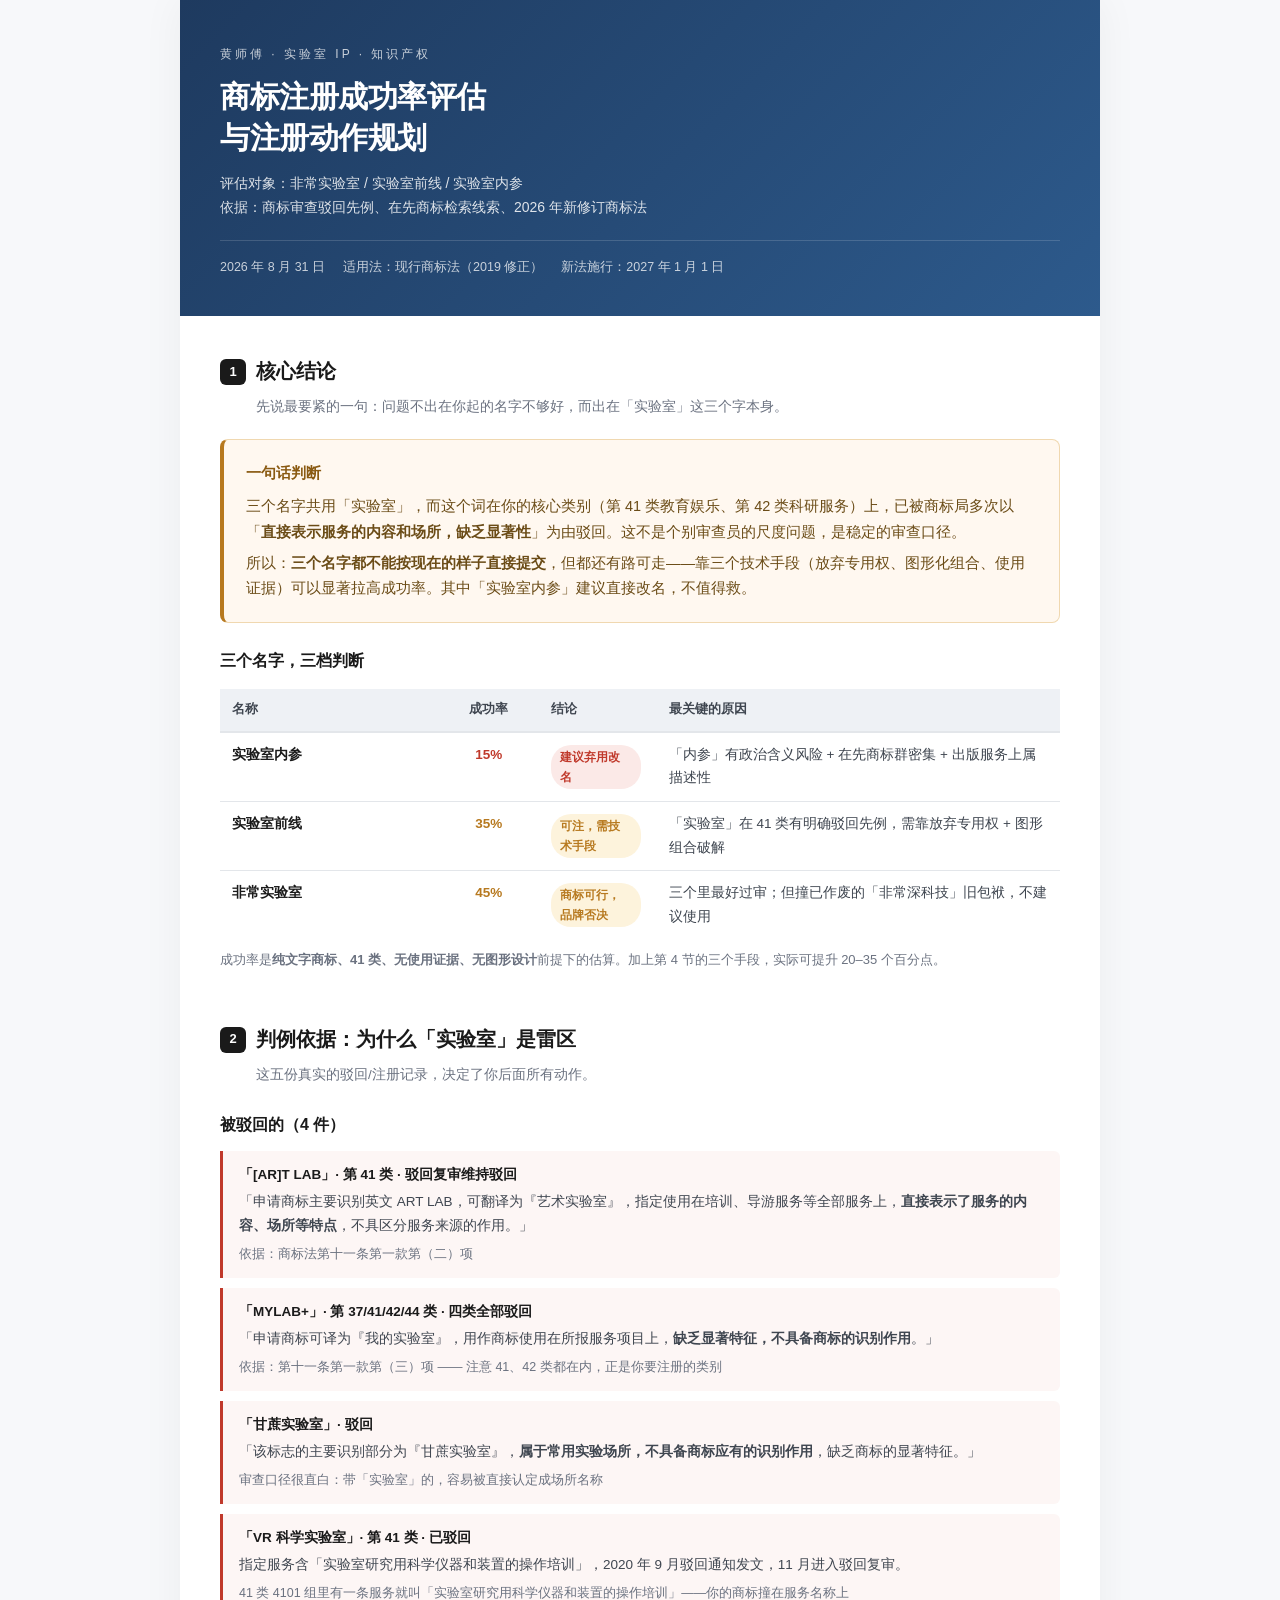
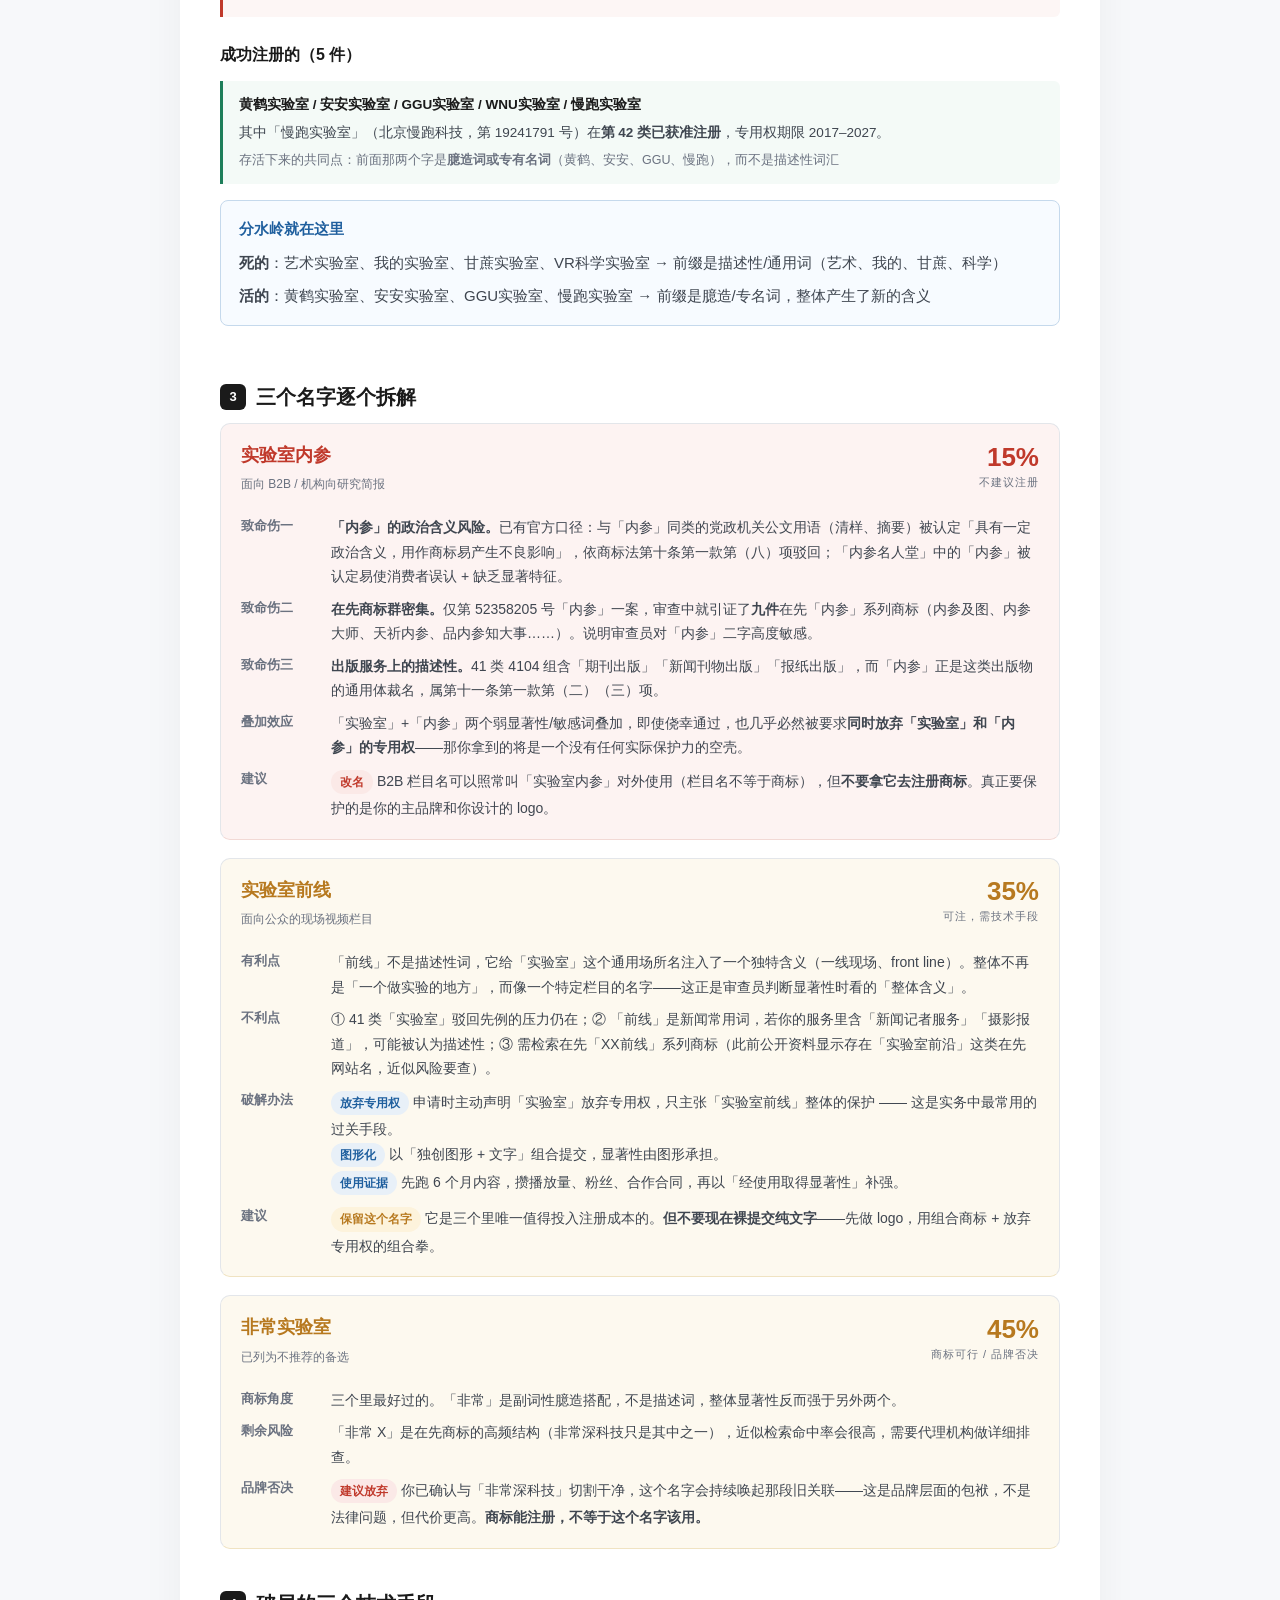
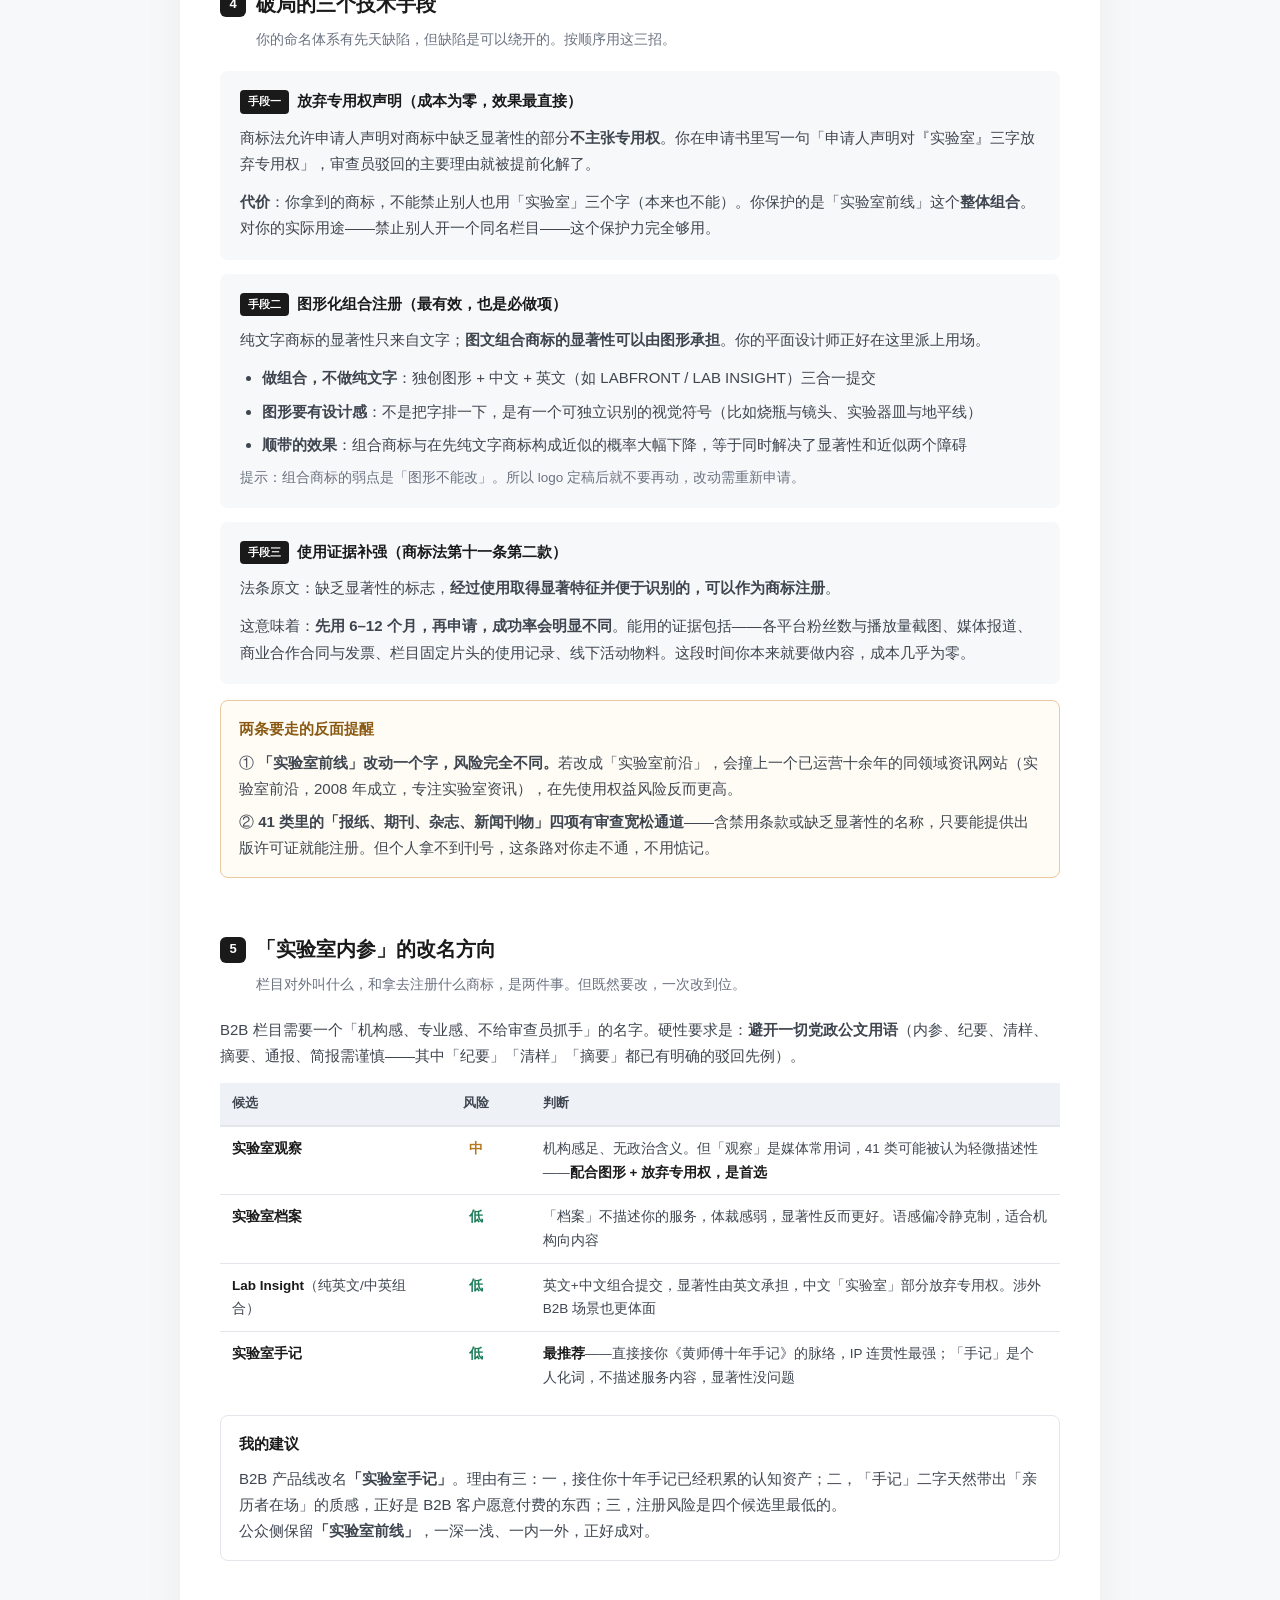
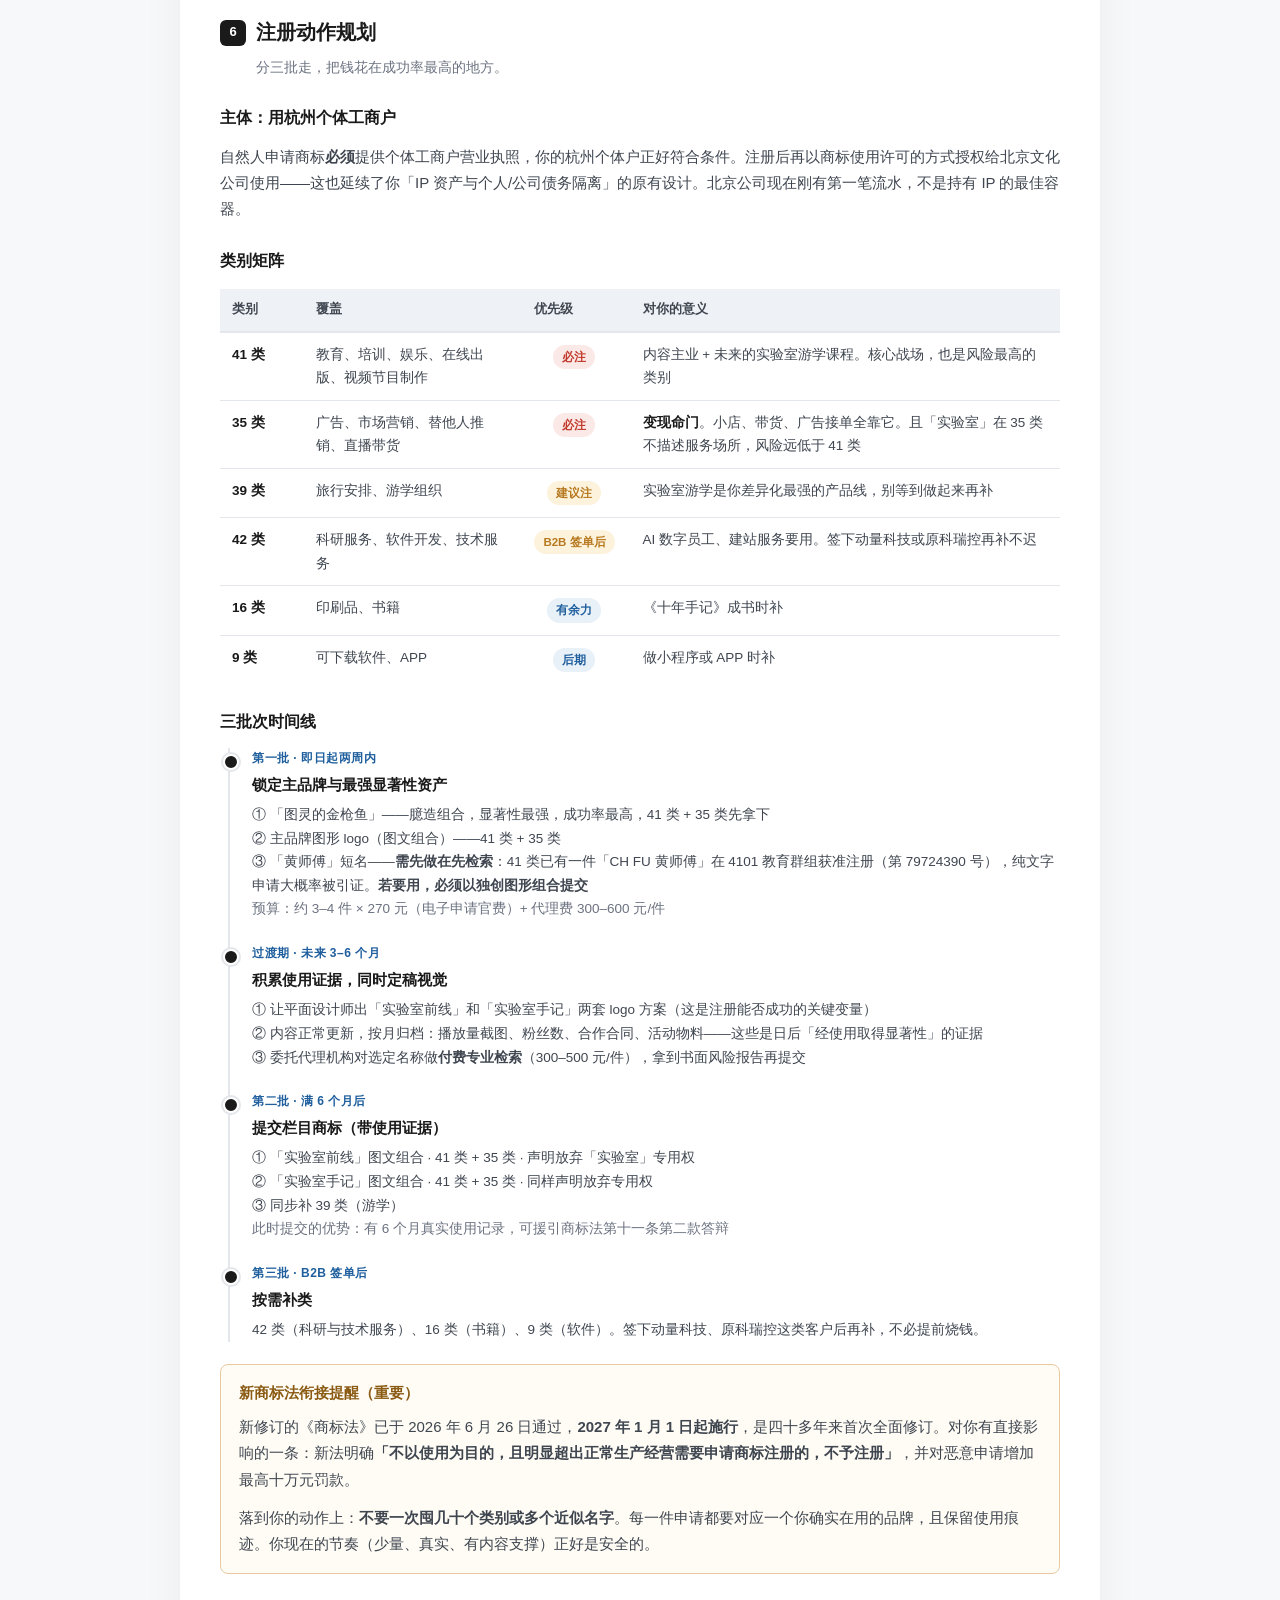
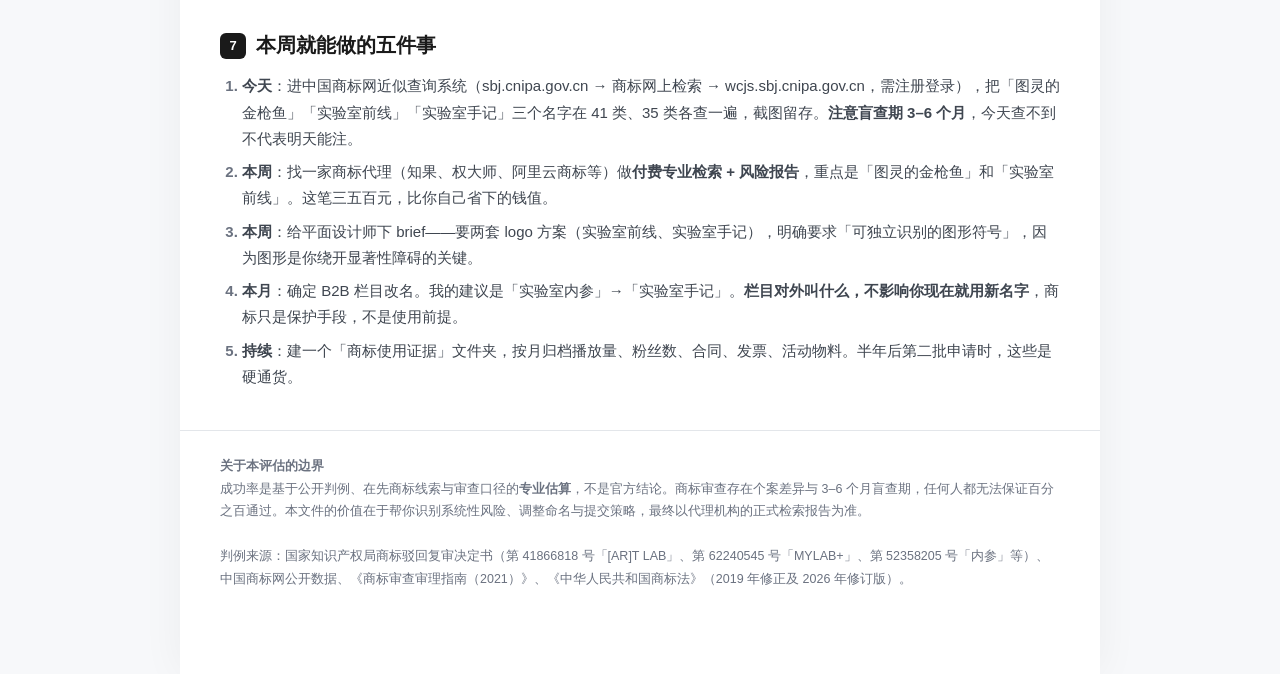
<file: assets/files/07_实验室IP/实验室IP商标注册评估与行动方案.html>
<!DOCTYPE html>
<html lang="zh-CN" data-page-node-id="tqKXBj6B7onsp18RtQ0VAy">
<head data-page-node-id="DskD9mH5wd8B671ffW7W0a">
<meta charset="UTF-8" data-page-node-id="zYHDinJMz6OCamJk7Rz4hx">
<meta name="viewport" content="width=device-width, initial-scale=1.0" data-page-node-id="4xhbzDcy6jhfaJnHH72ly5">
<title>实验室 IP 商标注册评估与行动方案</title>
<style>
:root{
  --ink:#1a1a1a; --ink2:#3f4650; --ink3:#6b7280;
  --line:#e3e6ea; --bg:#ffffff; --bg2:#f7f8fa; --bg3:#eef1f5;
  --red:#c0392b; --amber:#b7791f; --green:#1e7e5a; --blue:#1f5f9e;
}
*{box-sizing:border-box;margin:0;padding:0}
body{
  font-family:-apple-system,BlinkMacSystemFont,"PingFang SC","Hiragino Sans GB","Microsoft YaHei",sans-serif;
  background:var(--bg2); color:var(--ink); line-height:1.75; font-size:15px;
  -webkit-font-smoothing:antialiased;
}
.wrap{max-width:920px;margin:0 auto;background:var(--bg);padding:0 0 60px;box-shadow:0 0 40px rgba(0,0,0,.05)}

/* header */
header{background:linear-gradient(135deg,#1e3a5f 0%,#2d5a8c 100%);color:#fff;padding:44px 40px 38px}
header .kicker{font-size:12px;letter-spacing:3px;opacity:.75;margin-bottom:12px}
header h1{font-size:30px;font-weight:700;letter-spacing:-.5px;line-height:1.35}
header .sub{margin-top:14px;font-size:14px;opacity:.85;line-height:1.7}
header .meta{margin-top:20px;padding-top:16px;border-top:1px solid rgba(255,255,255,.2);font-size:12.5px;opacity:.75;display:flex;flex-wrap:wrap;gap:18px}

section{padding:38px 40px 0}
h2{font-size:20px;font-weight:700;color:var(--ink);margin-bottom:6px;display:flex;align-items:center;gap:10px}
h2 .n{display:inline-flex;align-items:center;justify-content:center;width:26px;height:26px;background:var(--ink);color:#fff;border-radius:6px;font-size:13px;font-weight:700;flex-shrink:0}
h2 + .lead{color:var(--ink3);font-size:13.5px;margin-bottom:20px;padding-left:36px}
h3{font-size:16px;font-weight:700;margin:24px 0 12px;color:var(--ink)}
p{margin-bottom:12px;color:var(--ink2)}

/* verdict box */
.verdict{background:#fff8f0;border:1px solid #f0d8b0;border-left:4px solid var(--amber);padding:20px 22px;border-radius:8px;margin:18px 0}
.verdict .t{font-weight:700;color:#8a5a12;margin-bottom:8px;font-size:15px}
.verdict p{color:#6b4c17;margin-bottom:6px;font-size:14.5px}
.verdict p:last-child{margin-bottom:0}

/* score cards */
.cards{display:flex;flex-direction:column;gap:18px;margin-top:8px}
.card{border:1px solid var(--line);border-radius:10px;overflow:hidden}
.card .hd{padding:16px 20px;display:flex;align-items:center;justify-content:space-between;gap:14px;flex-wrap:wrap}
.card .hd .name{font-size:18px;font-weight:700}
.card .hd .name small{display:block;font-size:12px;font-weight:400;color:var(--ink3);margin-top:3px}
.card .score{text-align:right;flex-shrink:0}
.card .score .pct{font-size:26px;font-weight:800;line-height:1}
.card .score .lbl{font-size:11px;color:var(--ink3);letter-spacing:1px;margin-top:3px}
.card .bd{padding:0 20px 18px}
.c-r{background:#fdf3f2;border-bottom:1px solid #f2d9d5} .c-r .hd .name,.c-r .score .pct{color:var(--red)}
.c-a{background:#fdf9ef;border-bottom:1px solid #f0e3c2} .c-a .hd .name,.c-a .score .pct{color:var(--amber)}
.c-g{background:#f1f8f4;border-bottom:1px solid #cfe7dc} .c-g .hd .name,.c-g .score .pct{color:var(--green)}
.c-b{background:#f2f6fa;border-bottom:1px solid #d5e2ef} .c-b .hd .name,.c-b .score .pct{color:var(--blue)}

.kv{display:grid;grid-template-columns:78px 1fr;gap:8px 12px;font-size:14px;margin-top:4px}
.kv dt{color:var(--ink3);font-size:13px;font-weight:600}
.kv dd{color:var(--ink2)}
.tag{display:inline-block;padding:2px 9px;border-radius:20px;font-size:11.5px;font-weight:600;margin:2px 4px 2px 0}
.tag-bad{background:#fbe9e7;color:var(--red)}
.tag-warn{background:#fdf3dc;color:var(--amber)}
.tag-ok{background:#e6f4ed;color:var(--green)}
.tag-info{background:#e8f0f8;color:var(--blue)}

table{width:100%;border-collapse:collapse;margin:14px 0;font-size:13.5px}
th{background:var(--bg3);text-align:left;padding:10px 12px;font-weight:700;font-size:12.5px;color:var(--ink2);border-bottom:2px solid var(--line)}
td{padding:10px 12px;border-bottom:1px solid var(--line);vertical-align:top;color:var(--ink2)}
tr:last-child td{border-bottom:none}
td strong{color:var(--ink)}
.num{text-align:center;font-weight:700;white-space:nowrap}
.ok{color:var(--green);font-weight:700}
.no{color:var(--red);font-weight:700}
.mid{color:var(--amber);font-weight:700}

.case{background:var(--bg2);border-left:3px solid var(--ink3);padding:12px 16px;margin:10px 0;font-size:13.5px;border-radius:0 6px 6px 0}
.case .cn{font-weight:700;color:var(--ink);margin-bottom:4px}
.case .cq{color:var(--ink2);font-style:normal}
.case .cr{margin-top:6px;font-size:12.5px;color:var(--ink3)}
.case.bad{border-left-color:var(--red);background:#fdf6f5}
.case.good{border-left-color:var(--green);background:#f4faf7}

ol,ul{margin:10px 0 14px 22px;color:var(--ink2)}
li{margin-bottom:7px}
ol li::marker{font-weight:700;color:var(--ink3)}

.act{background:var(--bg2);border-radius:8px;padding:18px 20px;margin:14px 0}
.act .h{font-weight:700;font-size:14.5px;margin-bottom:10px;display:flex;align-items:center;gap:8px}
.act .h .ph{background:var(--ink);color:#fff;font-size:11px;padding:2px 8px;border-radius:4px;font-weight:700}

.timeline{border-left:2px solid var(--line);margin-left:8px;padding-left:22px}
.tl-item{position:relative;margin-bottom:22px}
.tl-item::before{content:'';position:absolute;left:-29px;top:6px;width:12px;height:12px;border-radius:50%;background:var(--ink);border:2px solid #fff;box-shadow:0 0 0 2px var(--line)}
.tl-item .when{font-size:12px;font-weight:700;color:var(--blue);letter-spacing:.5px;margin-bottom:3px}
.tl-item .what{font-weight:700;font-size:15px;margin-bottom:5px}
.tl-item .desc{font-size:13.5px;color:var(--ink2)}

.callout{border:1px solid var(--line);border-radius:8px;background:#fff;padding:16px 18px;margin:16px 0}
.callout .ch{font-weight:700;margin-bottom:8px;font-size:14.5px}
.callout.warn{border-color:#e8c9a0;background:#fffcf5}
.callout.warn .ch{color:#8a5a12}
.callout.info{border-color:#c5d9ec;background:#f7fbff}
.callout.info .ch{color:var(--blue)}

footer{margin-top:40px;padding:24px 40px;border-top:1px solid var(--line);color:var(--ink3);font-size:12.5px;line-height:1.8}

@media(max-width:640px){
  header{padding:32px 22px 28px} header h1{font-size:23px}
  section{padding:30px 22px 0}
  footer{padding:20px 22px}
  .kv{grid-template-columns:1fr;gap:2px 0}
  .kv dd{margin-bottom:8px}
  table{font-size:12.5px} th,td{padding:8px 7px}
  .card .hd{flex-direction:column;align-items:flex-start}
  .card .score{text-align:left}
}
@media print{
  body{background:#fff} .wrap{box-shadow:none;max-width:100%}
  section{page-break-inside:avoid}
}
</style>
</head>
<body data-page-node-id="Ar984ue2ELvOD93HCxpYpe">
<div class="wrap" data-page-node-id="AaQGu4rErG8EjJ7mATGNjI">

<header data-page-node-id="iQfWEGTgPDEL61waOyMBPH">
  <div class="kicker" data-page-node-id="ZN657AEc3E7ZW6XsCh2x2K">黄师傅 · 实验室 IP · 知识产权</div>
  <h1 data-page-node-id="Naed4KLREqy1XtmuDArBTN">商标注册成功率评估<br data-page-node-id="nFvvo2lGKWyzsHh2VOYAmK">与注册动作规划</h1>
  <div class="sub" data-page-node-id="1bdpRzjLqUjHQfF8ZVJIFB">评估对象：非常实验室 / 实验室前线 / 实验室内参<br data-page-node-id="RhUpkcFYURLIiT4HjjReqr">依据：商标审查驳回先例、在先商标检索线索、2026 年新修订商标法</div>
  <div class="meta" data-page-node-id="sjIlxCjxvnXgjtajcWMEwW">
    <span data-page-node-id="FiyvLBXDFdzdtBLnUZxAbn">2026 年 8 月 31 日</span>
    <span data-page-node-id="m3EKLTIquSwu4zKdPbC5iZ">适用法：现行商标法（2019 修正）</span>
    <span data-page-node-id="f5aDfPQYaCH32NJqfwW8Ek">新法施行：2027 年 1 月 1 日</span>
  </div>
</header>

<section data-page-node-id="CStvcCfcJiEQuRF6Tf86qH">
  <h2 data-page-node-id="Kywys0sFLur0AXJ40wl9qd"><span class="n" data-page-node-id="zGSjOHUcPQ6DcndjJYp3oi">1</span>核心结论</h2>
  <div class="lead" data-page-node-id="Des0l3dCgEANMkVbzzKBuT">先说最要紧的一句：问题不出在你起的名字不够好，而出在「实验室」这三个字本身。</div>

  <div class="verdict" data-page-node-id="5Uh7b4oFEkKcI8FwAF2zDT">
    <div class="t" data-page-node-id="l313CnbhDfnyBJBpOHtEsm">一句话判断</div>
    <p data-page-node-id="qO3CHemppMGZVUaoJ4Ieg0">三个名字共用「实验室」，而这个词在你的核心类别（第 41 类教育娱乐、第 42 类科研服务）上，已被商标局多次以「<strong data-page-node-id="XYExXvXNUR34NsAS8PKevL">直接表示服务的内容和场所，缺乏显著性</strong>」为由驳回。这不是个别审查员的尺度问题，是稳定的审查口径。</p>
    <p data-page-node-id="QcFDJKPKOCCdgY8PVsBiW3">所以：<strong data-page-node-id="1ZUGUnjbybLDrjoJVduNBm">三个名字都不能按现在的样子直接提交</strong>，但都还有路可走——靠三个技术手段（放弃专用权、图形化组合、使用证据）可以显著拉高成功率。其中「实验室内参」建议直接改名，不值得救。</p>
  </div>

  <h3 data-page-node-id="89rAF1J6EOehji6z8WQd8G">三个名字，三档判断</h3>
  <table data-page-node-id="BWD6ZBPvWVAtx2EFvr5sIg">
    <thead data-page-node-id="hXy3bHA4e0hXHgLOeFJ6TH"><tr data-page-node-id="7JiuC19y7ULA6Mudw2nuLZ"><th style="width:26%" data-page-node-id="9bqKdUddv3R7nkmnrfxbbH">名称</th><th class="num" style="width:12%" data-page-node-id="qdaft8ZYqK01o0vBIvRZdi">成功率</th><th style="width:14%" data-page-node-id="2PpJC1KAKSqRqnhYSvHDKb">结论</th><th data-page-node-id="qTYEeW58y7NPlReCZiX665">最关键的原因</th></tr></thead>
    <tbody data-page-node-id="mYhtHEot0KZhvkRmB3iLnu">
      <tr data-page-node-id="LtevgCOA266bghYNVQukN2"><td data-page-node-id="PvYLoWNvaKmgONsFXQr2YP"><strong data-page-node-id="bNeyLXFB0BBIzQwDmcMbzx">实验室内参</strong></td><td class="num" data-page-node-id="4ki2QpGcc4ovlooj5LuUis"><span class="no" data-page-node-id="E3iVd0ucCwDuSRE65Y5WbZ">15%</span></td><td data-page-node-id="wEpbXUEaeXLC3f3XObOgml"><span class="tag tag-bad" data-page-node-id="Pys1BlWyg7WhPgNfWCjKF6">建议弃用改名</span></td><td data-page-node-id="HiVqy5R7vJdFvN87UGidxE">「内参」有政治含义风险 + 在先商标群密集 + 出版服务上属描述性</td></tr>
      <tr data-page-node-id="nTEFWFNTxgZJ2DJfI3X06W"><td data-page-node-id="EMs2A74eCevP5QdVLujB4A"><strong data-page-node-id="ihMnE1XO8ix7QDPeawPZGA">实验室前线</strong></td><td class="num" data-page-node-id="cwd9q3RWQWCB9cfL1LqYEy"><span class="mid" data-page-node-id="Eiczr0DhDqndB69shCzOsu">35%</span></td><td data-page-node-id="ACD2fh2543nTzHeETYCYAu"><span class="tag tag-warn" data-page-node-id="RFIhky9UXHVRXJZEE2kYtJ">可注，需技术手段</span></td><td data-page-node-id="xob8YJIlyIcS6bBBkNRPhG">「实验室」在 41 类有明确驳回先例，需靠放弃专用权 + 图形组合破解</td></tr>
      <tr data-page-node-id="D8JpyDkmR5GoYeO4nBGAAc"><td data-page-node-id="JRqabYKHArLiEl7P4Azn5N"><strong data-page-node-id="JPzkOEuCScdyEpIABCzLJD">非常实验室</strong></td><td class="num" data-page-node-id="G0JXCsKReCMBv8LRQz1Tby"><span class="mid" data-page-node-id="19NmTuYhu1NfFrdD3KnFIc">45%</span></td><td data-page-node-id="VqLqqMGRZKFy93CxHp0zSm"><span class="tag tag-warn" data-page-node-id="LQfFrxYiYlHwZr9vAqjLWm">商标可行，品牌否决</span></td><td data-page-node-id="ucfCadS5BAkVCWNN4QlMA8">三个里最好过审；但撞已作废的「非常深科技」旧包袱，不建议使用</td></tr>
    </tbody>
  </table>
  <p style="font-size:13px;color:var(--ink3);margin-top:-4px" data-page-node-id="NiO1hdiUYQV8WaFgqUo9fc">成功率是<strong data-page-node-id="3V37zFKhu1Lf6PWRcESYII">纯文字商标、41 类、无使用证据、无图形设计</strong>前提下的估算。加上第 4 节的三个手段，实际可提升 20–35 个百分点。</p>
</section>

<section data-page-node-id="2GDM5rcnTCVJ4HA9iQVath">
  <h2 data-page-node-id="ymD06lEV42hhOu7HHkNFZV"><span class="n" data-page-node-id="EcQIREfjoRHCaIHuilgwOB">2</span>判例依据：为什么「实验室」是雷区</h2>
  <div class="lead" data-page-node-id="aj6fGnJl575y3dlQyFwzBk">这五份真实的驳回/注册记录，决定了你后面所有动作。</div>

  <h3 data-page-node-id="ajpTiKKQWoVwZ9l9uxdvNY">被驳回的（4 件）</h3>
  <div class="case bad" data-page-node-id="MzauEme4JuDecq3eoalZo4">
    <div class="cn" data-page-node-id="o8SWW0J5NFaGhGblmhRW5u">「[AR]T LAB」· 第 41 类 · 驳回复审维持驳回</div>
    <div class="cq" data-page-node-id="VqGfGu0PUGn85QK1VJ7Ipz">「申请商标主要识别英文 ART LAB，可翻译为『艺术实验室』，指定使用在培训、导游服务等全部服务上，<strong data-page-node-id="YfBdFlJqeCySr0CEEF1dPQ">直接表示了服务的内容、场所等特点</strong>，不具区分服务来源的作用。」</div>
    <div class="cr" data-page-node-id="wpHukeq6zEpayt5erDwNNn">依据：商标法第十一条第一款第（二）项</div>
  </div>
  <div class="case bad" data-page-node-id="mVweBALLiUzeEFbC3OOGbC">
    <div class="cn" data-page-node-id="gUAKJd0x6DGWg4CMCOAlgT">「MYLAB+」· 第 37/41/42/44 类 · 四类全部驳回</div>
    <div class="cq" data-page-node-id="ZBHMjbfhc4tzUiGFTqWjd6">「申请商标可译为『我的实验室』，用作商标使用在所报服务项目上，<strong data-page-node-id="3rPSTTM3goXZboyvQqxXoH">缺乏显著特征，不具备商标的识别作用</strong>。」</div>
    <div class="cr" data-page-node-id="GGDjg5YvDIc3VBsW78AuKP">依据：第十一条第一款第（三）项 —— 注意 41、42 类都在内，正是你要注册的类别</div>
  </div>
  <div class="case bad" data-page-node-id="g4bjKJOdNYiuPz7UiQAZAV">
    <div class="cn" data-page-node-id="3hiqPGHAM5c7gmZ7j4cvsw">「甘蔗实验室」· 驳回</div>
    <div class="cq" data-page-node-id="vKdlV0eeXDFKPcBUZlGlSE">「该标志的主要识别部分为『甘蔗实验室』，<strong data-page-node-id="V87FAboFEGSJRm0fd4y0BI">属于常用实验场所，不具备商标应有的识别作用</strong>，缺乏商标的显著特征。」</div>
    <div class="cr" data-page-node-id="69kqpanf6Qn9czzbOhsrIQ">审查口径很直白：带「实验室」的，容易被直接认定成场所名称</div>
  </div>
  <div class="case bad" data-page-node-id="isFhCe0odpR8DrVRLF35NQ">
    <div class="cn" data-page-node-id="3oRbVgeuAkxU9mpa1J7X3B">「VR 科学实验室」· 第 41 类 · 已驳回</div>
    <div class="cq" data-page-node-id="HPAv92U4ORDE830MBr61fA">指定服务含「实验室研究用科学仪器和装置的操作培训」，2020 年 9 月驳回通知发文，11 月进入驳回复审。</div>
    <div class="cr" data-page-node-id="EpPFaUiIQKxocO3I6SEiBZ">41 类 4101 组里有一条服务就叫「实验室研究用科学仪器和装置的操作培训」——你的商标撞在服务名称上</div>
  </div>

  <h3 data-page-node-id="dxsC96YtpqO4Tay36SWDIL">成功注册的（5 件）</h3>
  <div class="case good" data-page-node-id="ZRaOFMYIsfmFnkxwBK2CEV">
    <div class="cn" data-page-node-id="JVZyjlXJGuOiF4fqgIHUZT">黄鹤实验室 / 安安实验室 / GGU实验室 / WNU实验室 / 慢跑实验室</div>
    <div class="cq" data-page-node-id="b37eYCnREYSPV650WZxt0r">其中「慢跑实验室」（北京慢跑科技，第 19241791 号）在<strong data-page-node-id="vRkB6F83uEWesoCXEyQOx3">第 42 类已获准注册</strong>，专用权期限 2017–2027。</div>
    <div class="cr" data-page-node-id="C9FAjJicosgldP4FBpUHAV">存活下来的共同点：前面那两个字是<strong data-page-node-id="fqXJwxMkAoufyA2jpJh1yu">臆造词或专有名词</strong>（黄鹤、安安、GGU、慢跑），而不是描述性词汇</div>
  </div>

  <div class="callout info" data-page-node-id="LK5lP2mPi5FmKNZjHOWMNG">
    <div class="ch" data-page-node-id="APYdaoxfRxJ7PnIbH9tMZC">分水岭就在这里</div>
    <p style="margin-bottom:6px" data-page-node-id="1qqFfUbYHRQCj7BjiO7Rmi"><strong data-page-node-id="ZoGq1M9idR7D9imD4usINj">死的</strong>：艺术实验室、我的实验室、甘蔗实验室、VR科学实验室 → 前缀是描述性/通用词（艺术、我的、甘蔗、科学）</p>
    <p style="margin-bottom:0" data-page-node-id="4sAtAkqThi4sZ1KEzpRNw8"><strong data-page-node-id="RMD4qpf7TRv8dBV0uaWFBO">活的</strong>：黄鹤实验室、安安实验室、GGU实验室、慢跑实验室 → 前缀是臆造/专名词，整体产生了新的含义</p>
  </div>
</section>

<section data-page-node-id="ceIp6pAuK580UKwJ2bpPRy">
  <h2 data-page-node-id="GvTpR8taEGDRlbDqttjJo3"><span class="n" data-page-node-id="7XTBLi6PG2aBGg1XP69rLg">3</span>三个名字逐个拆解</h2>

  <div class="cards" data-page-node-id="i9JYW5VVYjEP7fz1QHYX6A">
    <div class="card c-r" data-page-node-id="aBHFx3uCYAryqAOKPnet97">
      <div class="hd" data-page-node-id="eUiLvYY6HhlHi1htEHrPiF">
        <div class="name" data-page-node-id="oFWh9fXCOkoUR9phAFR9Qh">实验室内参<small data-page-node-id="WeNE7wJM86WMoLZKqtonwQ">面向 B2B / 机构向研究简报</small></div>
        <div class="score" data-page-node-id="40JGGU1GvQjFFrlbxfdsnL"><div class="pct" data-page-node-id="84tjgEoAqy5TJNbyiGHG4a">15%</div><div class="lbl" data-page-node-id="ceY0eGED42BflwE2ONc2eM">不建议注册</div></div>
      </div>
      <div class="bd" data-page-node-id="9BGGKiZCpqYs9qsGBs2GBC">
        <dl class="kv" data-page-node-id="3tX91JjGJzMQa7EklKSIGr">
          <dt data-page-node-id="Iz0MojfQaZTLHCZ0YXfCvK">致命伤一</dt>
          <dd data-page-node-id="skJabqAwp8Fk7eAgp3FAFU"><strong data-page-node-id="zmAGOrRlZxOeEw3nzyUyv9">「内参」的政治含义风险。</strong>已有官方口径：与「内参」同类的党政机关公文用语（清样、摘要）被认定「具有一定政治含义，用作商标易产生不良影响」，依商标法第十条第一款第（八）项驳回；「内参名人堂」中的「内参」被认定易使消费者误认 + 缺乏显著特征。</dd>
          <dt data-page-node-id="DM64F5mxFLEr7pQKEZoUIb">致命伤二</dt>
          <dd data-page-node-id="k0iJ8NyAxDx8DpEQWoT2AB"><strong data-page-node-id="ruSKmu7DuX23qzYBtzkSx7">在先商标群密集。</strong>仅第 52358205 号「内参」一案，审查中就引证了<strong data-page-node-id="hkME8xhOuVFpjv0lsDZqTO">九件</strong>在先「内参」系列商标（内参及图、内参大师、天祈内参、品内参知大事……）。说明审查员对「内参」二字高度敏感。</dd>
          <dt data-page-node-id="roD9MIVITxt9DEd8IXJM7T">致命伤三</dt>
          <dd data-page-node-id="uEa42iH40XEi7tlpe28KZ8"><strong data-page-node-id="7l4SvC6SDfl6bwA1NFcZLm">出版服务上的描述性。</strong>41 类 4104 组含「期刊出版」「新闻刊物出版」「报纸出版」，而「内参」正是这类出版物的通用体裁名，属第十一条第一款第（二）（三）项。</dd>
          <dt data-page-node-id="0bLaR8CWm34Irf8rNv1Wt6">叠加效应</dt>
          <dd data-page-node-id="zJTHLf5206KCTttOm1zQdr">「实验室」+「内参」两个弱显著性/敏感词叠加，即使侥幸通过，也几乎必然被要求<strong data-page-node-id="awDeiImINZfhdSHdfAWQHU">同时放弃「实验室」和「内参」的专用权</strong>——那你拿到的将是一个没有任何实际保护力的空壳。</dd>
          <dt data-page-node-id="lTVfHRBsddnkMRSgmKlM0E">建议</dt>
          <dd data-page-node-id="Mp5ZGzplriRkIJYll2vV7x"><span class="tag tag-bad" data-page-node-id="OS7c1B7AjJGB8cG4gN4XF4">改名</span>B2B 栏目名可以照常叫「实验室内参」对外使用（栏目名不等于商标），但<strong data-page-node-id="34nw72C8SG4MlGZE3kAiKz">不要拿它去注册商标</strong>。真正要保护的是你的主品牌和你设计的 logo。</dd>
        </dl>
      </div>
    </div>

    <div class="card c-a" data-page-node-id="RDt8J45gdTfhKDLM8xoGqf">
      <div class="hd" data-page-node-id="f14nwH1utulrWQNoXUH7B4">
        <div class="name" data-page-node-id="GvR4vAG69pqWSrWRULW6eR">实验室前线<small data-page-node-id="rUxZvbzIryH0M2dAKTUHbf">面向公众的现场视频栏目</small></div>
        <div class="score" data-page-node-id="ItRAVWETnEQWxaYC0xMSMq"><div class="pct" data-page-node-id="XrgkZrThdJbG5VuDduAiT3">35%</div><div class="lbl" data-page-node-id="tMYMXx2Kwm5b9kulrCXUDP">可注，需技术手段</div></div>
      </div>
      <div class="bd" data-page-node-id="fNNZ7R25bsq0ACy1edTXhm">
        <dl class="kv" data-page-node-id="fMRkGFL1yY9DUF43r1sgkd">
          <dt data-page-node-id="30P0ZKFkqAZmfwXC82xMDf">有利点</dt>
          <dd data-page-node-id="YUp1VvNEDGPJXCRJxQi7O3">「前线」不是描述性词，它给「实验室」这个通用场所名注入了一个独特含义（一线现场、front line）。整体不再是「一个做实验的地方」，而像一个特定栏目的名字——这正是审查员判断显著性时看的「整体含义」。</dd>
          <dt data-page-node-id="5W2mGbsv1JDmvmloMtdF3a">不利点</dt>
          <dd data-page-node-id="HbiQADTNSsXueCg69sCwYe">① 41 类「实验室」驳回先例的压力仍在；② 「前线」是新闻常用词，若你的服务里含「新闻记者服务」「摄影报道」，可能被认为描述性；③ 需检索在先「XX前线」系列商标（此前公开资料显示存在「实验室前沿」这类在先网站名，近似风险要查）。</dd>
          <dt data-page-node-id="muFzQ6V9PPPMdSmiMt8JlX">破解办法</dt>
          <dd data-page-node-id="wV0XCRyeotNOpGRwgEgR28"><span class="tag tag-info" data-page-node-id="8ph2lWAyDTOobZt2I8Z6PH">放弃专用权</span>申请时主动声明「实验室」放弃专用权，只主张「实验室前线」整体的保护 —— 这是实务中最常用的过关手段。<br data-page-node-id="K5UN0ur5YXMAG9KOLudpQB"><span class="tag tag-info" data-page-node-id="gcZR3ny2bwJA8XxBggpVf1">图形化</span>以「独创图形 + 文字」组合提交，显著性由图形承担。<br data-page-node-id="SM2CLRTTogB3QEH7diD49N"><span class="tag tag-info" data-page-node-id="ZNUnKOKmMmEGgjTrWqQaTx">使用证据</span>先跑 6 个月内容，攒播放量、粉丝、合作合同，再以「经使用取得显著性」补强。</dd>
          <dt data-page-node-id="HpRaz7pUXkJH7x3tFD3M9d">建议</dt>
          <dd data-page-node-id="PSXCbPeXD51Q9cTH2ihNrl"><span class="tag tag-warn" data-page-node-id="xGWRWbSCYSzlHEQVfi3c0e">保留这个名字</span>它是三个里唯一值得投入注册成本的。<strong data-page-node-id="oq36BkWI0MwAEF3O6eOtyA">但不要现在裸提交纯文字</strong>——先做 logo，用组合商标 + 放弃专用权的组合拳。</dd>
        </dl>
      </div>
    </div>

    <div class="card c-a" data-page-node-id="kSbhCkeBDgmLOcFBGdrtIB">
      <div class="hd" data-page-node-id="fboItupLBxIgLV93ykOWFw">
        <div class="name" data-page-node-id="geHTlWH1h1LxODvoA7OdvH">非常实验室<small data-page-node-id="e7969uDapCH0mOACBtOYod">已列为不推荐的备选</small></div>
        <div class="score" data-page-node-id="55KFmA4B75cxhPv5aMwXEc"><div class="pct" data-page-node-id="NerJxfQ79Yfw5TRtqbFAfn">45%</div><div class="lbl" data-page-node-id="0rmmJ62MgDsuwE1g7rFLoK">商标可行 / 品牌否决</div></div>
      </div>
      <div class="bd" data-page-node-id="De588AB26mv4MvDFV5xP7y">
        <dl class="kv" data-page-node-id="ec4NNOgLjXmfzHE8rKTKKC">
          <dt data-page-node-id="fE7Mb2EiagB8n1OzLdSxME">商标角度</dt>
          <dd data-page-node-id="0csYhh4kOqdF6vQ4HS5ZfX">三个里最好过的。「非常」是副词性臆造搭配，不是描述词，整体显著性反而强于另外两个。</dd>
          <dt data-page-node-id="0HD7N1pqPJjg5vFOu1Zxfd">剩余风险</dt>
          <dd data-page-node-id="399gAg5hRk9Fh87vsUiCYf">「非常 X」是在先商标的高频结构（非常深科技只是其中之一），近似检索命中率会很高，需要代理机构做详细排查。</dd>
          <dt data-page-node-id="FhYOYMwICDFp53w8OUottE">品牌否决</dt>
          <dd data-page-node-id="hs22MBheS4uM92Y1MDiKa6"><span class="tag tag-bad" data-page-node-id="hJGDKrUImwoqDS7yScc2XO">建议放弃</span>你已确认与「非常深科技」切割干净，这个名字会持续唤起那段旧关联——这是品牌层面的包袱，不是法律问题，但代价更高。<strong data-page-node-id="gGjNv8OTkKtnag6vLQq1Xt">商标能注册，不等于这个名字该用。</strong></dd>
        </dl>
      </div>
    </div>
  </div>
</section>

<section data-page-node-id="kFcu5QLKNnCOn4G6LgacsA">
  <h2 data-page-node-id="2XIL9tq7oCzpCRb4tn16HQ"><span class="n" data-page-node-id="1LIhG7aEpNqDooO5Xxgn6P">4</span>破局的三个技术手段</h2>
  <div class="lead" data-page-node-id="d5Z8GHvCu1olOM3I9lLB9w">你的命名体系有先天缺陷，但缺陷是可以绕开的。按顺序用这三招。</div>

  <div class="act" data-page-node-id="LxKl3tseK8hVqix8udaHzz">
    <div class="h" data-page-node-id="B49XFrZKnCEMHTDhKONf2W"><span class="ph" data-page-node-id="9O0LPoBvzevrbswUeeHytN">手段一</span>放弃专用权声明（成本为零，效果最直接）</div>
    <p data-page-node-id="0lUitC1wTkeZgYRajmv42D">商标法允许申请人声明对商标中缺乏显著性的部分<strong data-page-node-id="HEDFlXg9zcQ9e9PAMM0n2A">不主张专用权</strong>。你在申请书里写一句「申请人声明对『实验室』三字放弃专用权」，审查员驳回的主要理由就被提前化解了。</p>
    <p style="margin-bottom:0" data-page-node-id="ViTq3iq9YxBGyxlW22Ppew"><strong data-page-node-id="OeRUQAocJiG89dP4pgrS3z">代价</strong>：你拿到的商标，不能禁止别人也用「实验室」三个字（本来也不能）。你保护的是「实验室前线」这个<strong data-page-node-id="FL59TZndmCIGg9ZYM3LqzB">整体组合</strong>。对你的实际用途——禁止别人开一个同名栏目——这个保护力完全够用。</p>
  </div>

  <div class="act" data-page-node-id="z8GpFpDUTpUPnCK2Gykvog">
    <div class="h" data-page-node-id="KvAFsF06Cf9HUx2ffx71AD"><span class="ph" data-page-node-id="n6OI9jnXgv6uxAAkmTTrOj">手段二</span>图形化组合注册（最有效，也是必做项）</div>
    <p data-page-node-id="pp0MLKghhG0bhn6Nh4MguS">纯文字商标的显著性只来自文字；<strong data-page-node-id="ILdDEgmesu8klnbw03Mxty">图文组合商标的显著性可以由图形承担</strong>。你的平面设计师正好在这里派上用场。</p>
    <ul style="margin-bottom:8px" data-page-node-id="jwUMpmpXw7wOcZ5uzJPIew">
      <li data-page-node-id="fyxJUJKL7IHFr6XtCwCMTp"><strong data-page-node-id="c5J0m6rUUvDaABMjwKO4ar">做组合，不做纯文字</strong>：独创图形 + 中文 + 英文（如 LABFRONT / LAB INSIGHT）三合一提交</li>
      <li data-page-node-id="nthRKJtHpMXFnUAE4pZtDg"><strong data-page-node-id="22Z0QHkFzB1RzDg7xe4AGe">图形要有设计感</strong>：不是把字排一下，是有一个可独立识别的视觉符号（比如烧瓶与镜头、实验器皿与地平线）</li>
      <li data-page-node-id="THCkPui6J7J3Mfj0k4X3yG"><strong data-page-node-id="MRbr0ebqTEtFMVjjM3HAEp">顺带的效果</strong>：组合商标与在先纯文字商标构成近似的概率大幅下降，等于同时解决了显著性和近似两个障碍</li>
    </ul>
    <p style="margin-bottom:0;color:var(--ink3);font-size:13.5px" data-page-node-id="F7JFE2uHLp7Fiwk3VTrJOm">提示：组合商标的弱点是「图形不能改」。所以 logo 定稿后就不要再动，改动需重新申请。</p>
  </div>

  <div class="act" data-page-node-id="Psqc2IBFAFPV8rCPXdDJRB">
    <div class="h" data-page-node-id="Z57Lc9Rjp5uhHg267WEy8v"><span class="ph" data-page-node-id="vGtWTVa6ASwI3PpPOpiMMv">手段三</span>使用证据补强（商标法第十一条第二款）</div>
    <p data-page-node-id="z3YaFcQyJYSR6WFSCGDCXT">法条原文：缺乏显著性的标志，<strong data-page-node-id="kSlGKT1r0OOT9ZrYzPHvkG">经过使用取得显著特征并便于识别的，可以作为商标注册</strong>。</p>
    <p style="margin-bottom:0" data-page-node-id="GWBKe4bQAlqHe2umYs238G">这意味着：<strong data-page-node-id="0xBoBpHAIp9ewFWkqIMOBx">先用 6–12 个月，再申请，成功率会明显不同</strong>。能用的证据包括——各平台粉丝数与播放量截图、媒体报道、商业合作合同与发票、栏目固定片头的使用记录、线下活动物料。这段时间你本来就要做内容，成本几乎为零。</p>
  </div>

  <div class="callout warn" data-page-node-id="YGl0D5r6KnFfd2DUwBJSvf">
    <div class="ch" data-page-node-id="HQwrApJLmknhoPWhOvRWR1">两条要走的反面提醒</div>
    <p style="margin-bottom:6px" data-page-node-id="LWArS0tAeDGEzsDOdRptPI">① <strong data-page-node-id="PSTgB7bpuknXviUHUBxL8x">「实验室前线」改动一个字，风险完全不同。</strong>若改成「实验室前沿」，会撞上一个已运营十余年的同领域资讯网站（实验室前沿，2008 年成立，专注实验室资讯），在先使用权益风险反而更高。</p>
    <p style="margin-bottom:0" data-page-node-id="06kAiCwpDzraedN8zmCPYp">② <strong data-page-node-id="Pi4deg97ElXUlxtA4nK3xH">41 类里的「报纸、期刊、杂志、新闻刊物」四项有审查宽松通道</strong>——含禁用条款或缺乏显著性的名称，只要能提供出版许可证就能注册。但个人拿不到刊号，这条路对你走不通，不用惦记。</p>
  </div>
</section>

<section data-page-node-id="YvT1ZB4XLD0oAgkAoPRQg8">
  <h2 data-page-node-id="b9bDX3thIWJjCPRzE8Rqno"><span class="n" data-page-node-id="YswX2WzS5N8a1V5J0qM1Cv">5</span>「实验室内参」的改名方向</h2>
  <div class="lead" data-page-node-id="3yIny7C354nthXdhmTeM8Y">栏目对外叫什么，和拿去注册什么商标，是两件事。但既然要改，一次改到位。</div>

  <p data-page-node-id="9fuTYY6GZXN2PlWZvojYrr">B2B 栏目需要一个「机构感、专业感、不给审查员抓手」的名字。硬性要求是：<strong data-page-node-id="8zPvRiDprOGZUePtknymFE">避开一切党政公文用语</strong>（内参、纪要、清样、摘要、通报、简报需谨慎——其中「纪要」「清样」「摘要」都已有明确的驳回先例）。</p>

  <table data-page-node-id="rMLnpFFMCPJt2pJUliymun">
    <thead data-page-node-id="ee4UG7cSArDz3icXTkAKAz"><tr data-page-node-id="iVEHKwEzEyAUBP0wkVm2Kp"><th style="width:24%" data-page-node-id="wtiRnbSHVuHjf7cT3dbO2R">候选</th><th class="num" style="width:13%" data-page-node-id="1yVECZ63Lzel7rkBsvYMKC">风险</th><th data-page-node-id="OZ0AP0bw59Z6kysYy7MrXd">判断</th></tr></thead>
    <tbody data-page-node-id="ASgseSy4Z8LyFH1XMuPIIW">
      <tr data-page-node-id="1BlA8NlIMeQu20iEPDXC3x"><td data-page-node-id="Suh0hjxj8uSNSZcqssbbza"><strong data-page-node-id="wDVacnZuJfT0X1tldp27Nm">实验室观察</strong></td><td class="num" data-page-node-id="W4jksdQEoEg7YtkB9Ybpvs"><span class="mid" data-page-node-id="JTtdtaA9Ye87BCW7MtHEi6">中</span></td><td data-page-node-id="zDoOOOIFnnjICp80uinSrj">机构感足、无政治含义。但「观察」是媒体常用词，41 类可能被认为轻微描述性——<strong data-page-node-id="FxLhIPHRCj2HypNoFPcokN">配合图形 + 放弃专用权，是首选</strong></td></tr>
      <tr data-page-node-id="CAVGi24jN9sh7zSmnBYIKN"><td data-page-node-id="WRzcJ7ZHSGaOsRfmqNVS7A"><strong data-page-node-id="Bgxq3BNcdnnLCYfxrrBBzV">实验室档案</strong></td><td class="num" data-page-node-id="xOlGAuT9WleFP4xdXBRao6"><span class="ok" data-page-node-id="yf6hEIZDSsLnO29GnjEQwO">低</span></td><td data-page-node-id="QPq9u2lPMzUbIws65f2dbo">「档案」不描述你的服务，体裁感弱，显著性反而更好。语感偏冷静克制，适合机构向内容</td></tr>
      <tr data-page-node-id="zzmQMcz6dEk2kcrbku7Ebd"><td data-page-node-id="Kf2KNUCGNdmFJE6zv6iLw7"><strong data-page-node-id="DKWqsgxeb718vTK9ezCHJR">Lab Insight</strong>（纯英文/中英组合）</td><td class="num" data-page-node-id="sv2ggldLmd1UpfyUHEgDwg"><span class="ok" data-page-node-id="lJeyVjZ22yfNf34lgnwtEB">低</span></td><td data-page-node-id="8ccYYWXfgkONVhovF26P2d">英文+中文组合提交，显著性由英文承担，中文「实验室」部分放弃专用权。涉外 B2B 场景也更体面</td></tr>
      <tr data-page-node-id="KcT9CO83b7dpEClqJD5uy6"><td data-page-node-id="SJ3d0gfE1cZmRqfGHBfWIZ"><strong data-page-node-id="DkDFYqRpmcuBndkmSe3yJC">实验室手记</strong></td><td class="num" data-page-node-id="vz8CjFtTCUSCg62B4FVbNO"><span class="ok" data-page-node-id="eIqgCEwLT1pxrvyNNpmYRA">低</span></td><td data-page-node-id="bugTvK80cNqeRoC2VaLSPM"><strong data-page-node-id="uvBYASxFePTFkq4oQuPc56">最推荐</strong>——直接接你《黄师傅十年手记》的脉络，IP 连贯性最强；「手记」是个人化词，不描述服务内容，显著性没问题</td></tr>
    </tbody>
  </table>

  <div class="callout" data-page-node-id="ILno6DEhZCIidC8tHz9eKZ">
    <div class="ch" data-page-node-id="mDVnXCnHBmtPXf9UYIU0GO">我的建议</div>
    <p style="margin-bottom:0" data-page-node-id="3iqBMUZ8IRkDIAd8hRf0o9">B2B 产品线改名<strong data-page-node-id="WSGxrrFfHRAP1yQQn4rZFX">「实验室手记」</strong>。理由有三：一，接住你十年手记已经积累的认知资产；二，「手记」二字天然带出「亲历者在场」的质感，正好是 B2B 客户愿意付费的东西；三，注册风险是四个候选里最低的。<br data-page-node-id="4eWdGaPLbyOFdYxq6uALl6">公众侧保留<strong data-page-node-id="uFlflmfZBiIEcyqiUiXkas">「实验室前线」</strong>，一深一浅、一内一外，正好成对。</p>
  </div>
</section>

<section data-page-node-id="ObwSVb2oT183J7tm370eCm">
  <h2 data-page-node-id="f1hrJxHByySSrjCzS9dBHK"><span class="n" data-page-node-id="N7AZdLOZRodH5yB80hwhlw">6</span>注册动作规划</h2>
  <div class="lead" data-page-node-id="VGDbTzRSUzrxR0sdoMMr0V">分三批走，把钱花在成功率最高的地方。</div>

  <h3 data-page-node-id="KX2iDQksOZxcGCUdUMUEsL">主体：用杭州个体工商户</h3>
  <p data-page-node-id="VASUEISfQWzKHiEdCMZAkZ">自然人申请商标<strong data-page-node-id="n0ogcazH1jFLcpPyQqSHat">必须</strong>提供个体工商户营业执照，你的杭州个体户正好符合条件。注册后再以商标使用许可的方式授权给北京文化公司使用——这也延续了你「IP 资产与个人/公司债务隔离」的原有设计。北京公司现在刚有第一笔流水，不是持有 IP 的最佳容器。</p>

  <h3 data-page-node-id="8NGpbQYYvyKL7HpQpFxfbS">类别矩阵</h3>
  <table data-page-node-id="IqZzT4lL0PYr3c0aSlPGg1">
    <thead data-page-node-id="i1cQNoK1RGMA2wgxtKXlDA"><tr data-page-node-id="rupeLnrwhzWkDrYdhaIzC2"><th style="width:10%" data-page-node-id="xLZuzgUflVooGbaRQfg9Vb">类别</th><th style="width:26%" data-page-node-id="RaDtMF1fXurpY874uyszMA">覆盖</th><th style="width:12%" data-page-node-id="Cob7bHsSPwgn6Mbv4dRMwl">优先级</th><th data-page-node-id="JCCFgeREzCEVUUbn0UcMvZ">对你的意义</th></tr></thead>
    <tbody data-page-node-id="XLd2O85P9sFfkCkV0wd27X">
      <tr data-page-node-id="66ksOFlZHrGEfTp6VE43MG"><td data-page-node-id="S1lGqFM6NyeX78rU7UiRaQ"><strong data-page-node-id="p4Hk2YjNV4RGyKlkq0EYSo">41 类</strong></td><td data-page-node-id="PUAfxKlzyfNxiyGDf4MSnL">教育、培训、娱乐、在线出版、视频节目制作</td><td class="num" data-page-node-id="T6487ecrLFfWPZqvAQKXZR"><span class="tag tag-bad" data-page-node-id="R9n0UDauliAkFcn1yDJEBw">必注</span></td><td data-page-node-id="0kEVxcwC31Dh6EIMPKbDWI">内容主业 + 未来的实验室游学课程。核心战场，也是风险最高的类别</td></tr>
      <tr data-page-node-id="FkjcotTbOPHNSyoQ2WJ2E5"><td data-page-node-id="o6F5tP8OdDijFcqAi71CYT"><strong data-page-node-id="uuTyVxe94dT9gBFLGcR4F2">35 类</strong></td><td data-page-node-id="XQxMX3GnimkwQF6NfunA6N">广告、市场营销、替他人推销、直播带货</td><td class="num" data-page-node-id="EIvPDNTTKbJ3pUmjiXyL0b"><span class="tag tag-bad" data-page-node-id="5DTlEcCdoeNShAkjqxKO4t">必注</span></td><td data-page-node-id="dqWUD6D5pd1unlvAFN7CcO"><strong data-page-node-id="W13m6zfTFiNB4P0HepnZV5">变现命门</strong>。小店、带货、广告接单全靠它。且「实验室」在 35 类不描述服务场所，风险远低于 41 类</td></tr>
      <tr data-page-node-id="8EEr1luBvTPBkofmBihn5l"><td data-page-node-id="DN2nWzmt6EHFUuMpjhupzM"><strong data-page-node-id="9z92GBYHmPzvWAgAvDJX1l">39 类</strong></td><td data-page-node-id="lNWIFuMQJDRQjQSizTqmpE">旅行安排、游学组织</td><td class="num" data-page-node-id="8A2oexec73lzbzg2kZG6RA"><span class="tag tag-warn" data-page-node-id="R9rBncDsrmCUy90OFRoNzv">建议注</span></td><td data-page-node-id="30IJcWmfsBiEvHe5PvuQUa">实验室游学是你差异化最强的产品线，别等到做起来再补</td></tr>
      <tr data-page-node-id="n4B4Ii2XPLyO4aQ7AFN1MR"><td data-page-node-id="tMeHMj454gCkE2BnBHEIWm"><strong data-page-node-id="pq7a9CY5t0yDg7MUNC37N8">42 类</strong></td><td data-page-node-id="z49nPgeE8Tmn78P1Q1Cete">科研服务、软件开发、技术服务</td><td class="num" data-page-node-id="c6XZJNufYTCFhStH0osymq"><span class="tag tag-warn" data-page-node-id="3Vx8JQJGKdYXIn7ZqerrsT">B2B 签单后</span></td><td data-page-node-id="CQR4n4Pe7uPfFWuFmgEfbD">AI 数字员工、建站服务要用。签下动量科技或原科瑞控再补不迟</td></tr>
      <tr data-page-node-id="AF1Uwl91ihZpVVCqUWBXBw"><td data-page-node-id="UUILQR2XnVakGS4JjCaIif"><strong data-page-node-id="6lj7aPsyY2iLtD3qWUBes7">16 类</strong></td><td data-page-node-id="OCHyxYEcmPaiJTm6i812hj">印刷品、书籍</td><td class="num" data-page-node-id="pgsw9jLVc2mGBamsfuXggT"><span class="tag tag-info" data-page-node-id="LI6UatQIi0TlTuC6DlVcEJ">有余力</span></td><td data-page-node-id="tBLHS6gRPuaQfM1lUJ6319">《十年手记》成书时补</td></tr>
      <tr data-page-node-id="UwrbCCKWJAP5JbspI29RDV"><td data-page-node-id="Y9l9fptEE4KvfovHauc2wx"><strong data-page-node-id="STpjIu2NtpFcKiPyCnoiqQ">9 类</strong></td><td data-page-node-id="pPFW299mYgZYXt2lm6Bbmu">可下载软件、APP</td><td class="num" data-page-node-id="lpH76EbIKWXcLpafZIAGQv"><span class="tag tag-info" data-page-node-id="KMLCy9mNWmE88g0gpw9CR3">后期</span></td><td data-page-node-id="JAFd7tmse2uiQmTChAEnLz">做小程序或 APP 时补</td></tr>
    </tbody>
  </table>

  <h3 data-page-node-id="CdJ55Tip9ndoCjSuWa2tfU">三批次时间线</h3>
  <div class="timeline" data-page-node-id="mnm8gfndHIsOWI39hGSyCU">
    <div class="tl-item" data-page-node-id="SpJ2BYgZRyEhmpuHQ1wxMA">
      <div class="when" data-page-node-id="oDvd8K83r3ImSCiTPTh9l7">第一批 · 即日起两周内</div>
      <div class="what" data-page-node-id="9GTfXyjhdum08zKxLLGnbG">锁定主品牌与最强显著性资产</div>
      <div class="desc" data-page-node-id="BhieDg6kY1pwghjcxulc1t">
        ① 「图灵的金枪鱼」——臆造组合，显著性最强，成功率最高，41 类 + 35 类先拿下<br data-page-node-id="efOle1nKC9LywF6lXtukCB">
        ② 主品牌图形 logo（图文组合）——41 类 + 35 类<br data-page-node-id="v0WrMUWcLWWHzAHH3zAahw">
        ③ 「黄师傅」短名——<strong data-page-node-id="DiX1LXPpcR2SVDv1xxb3ed">需先做在先检索</strong>：41 类已有一件「CH FU 黄师傅」在 4101 教育群组获准注册（第 79724390 号），纯文字申请大概率被引证。<strong data-page-node-id="mlU5EYJWhysIzpWybEqWTA">若要用，必须以独创图形组合提交</strong><br data-page-node-id="t8gqD7SczjL0vPRsLVIvoq">
        <span style="color:var(--ink3)" data-page-node-id="BnNyi8VujIg4C7Jrn90Hg2">预算：约 3–4 件 × 270 元（电子申请官费）+ 代理费 300–600 元/件</span>
      </div>
    </div>
    <div class="tl-item" data-page-node-id="D668VbOdMtDBZ70r7vFWfV">
      <div class="when" data-page-node-id="KwGEoczX41IYXWKp46dDlc">过渡期 · 未来 3–6 个月</div>
      <div class="what" data-page-node-id="MK5RWCa7ZH0DDrXiU1bpUC">积累使用证据，同时定稿视觉</div>
      <div class="desc" data-page-node-id="RdFKq4Dhm2pWkcjLiZVuSj">
        ① 让平面设计师出「实验室前线」和「实验室手记」两套 logo 方案（这是注册能否成功的关键变量）<br data-page-node-id="eEsBsiqs4I1fAF9RYbcA4I">
        ② 内容正常更新，按月归档：播放量截图、粉丝数、合作合同、活动物料——这些是日后「经使用取得显著性」的证据<br data-page-node-id="FPErqJG0yV7bOwBooA4pDG">
        ③ 委托代理机构对选定名称做<strong data-page-node-id="G2DnFo3jscVY3tU90pfWWK">付费专业检索</strong>（300–500 元/件），拿到书面风险报告再提交
      </div>
    </div>
    <div class="tl-item" data-page-node-id="GfLRLreoZFOnkUPANUx01w">
      <div class="when" data-page-node-id="j7jr9DLaTCZxLLW2DgeadV">第二批 · 满 6 个月后</div>
      <div class="what" data-page-node-id="XoYJnBB0QWOwqtGLoIi2Rb">提交栏目商标（带使用证据）</div>
      <div class="desc" data-page-node-id="ADG7LFEtvS3BBu4zH25nwj">
        ① 「实验室前线」图文组合 · 41 类 + 35 类 · 声明放弃「实验室」专用权<br data-page-node-id="onFjirYUPmfLVAo9xGmNN8">
        ② 「实验室手记」图文组合 · 41 类 + 35 类 · 同样声明放弃专用权<br data-page-node-id="mAgVh8VE0OuU9qaKmWsejA">
        ③ 同步补 39 类（游学）<br data-page-node-id="7utiBqygk2evC2BWjqrspq">
        <span style="color:var(--ink3)" data-page-node-id="1oVOcqrq3K8pli1MDLySb6">此时提交的优势：有 6 个月真实使用记录，可援引商标法第十一条第二款答辩</span>
      </div>
    </div>
    <div class="tl-item" data-page-node-id="ARo12WKWA1gIi3v2tm6uPs">
      <div class="when" data-page-node-id="fURt3g2hzrb6qzwQnQti3Q">第三批 · B2B 签单后</div>
      <div class="what" data-page-node-id="WkTB3ALNEnOf5OFtzBmeMs">按需补类</div>
      <div class="desc" data-page-node-id="NPxEuQcRFEFCHaRERDKOEg">42 类（科研与技术服务）、16 类（书籍）、9 类（软件）。签下动量科技、原科瑞控这类客户后再补，不必提前烧钱。</div>
    </div>
  </div>

  <div class="callout warn" data-page-node-id="eSa2DGNth87IHYi1AmftuP">
    <div class="ch" data-page-node-id="PKPaI3u7soUJgKsKyKYxBK">新商标法衔接提醒（重要）</div>
    <p data-page-node-id="hPGHMqd34HF77DAaXhlwF8">新修订的《商标法》已于 2026 年 6 月 26 日通过，<strong data-page-node-id="BA97RsFFJpg1zu7H7UQr8l">2027 年 1 月 1 日起施行</strong>，是四十多年来首次全面修订。对你有直接影响的一条：新法明确<strong data-page-node-id="GqyF1uW1IIWW0KHkSXrxjz">「不以使用为目的，且明显超出正常生产经营需要申请商标注册的，不予注册」</strong>，并对恶意申请增加最高十万元罚款。</p>
    <p style="margin-bottom:0" data-page-node-id="TbgBHHQPTwKDeYltkgIFoe">落到你的动作上：<strong data-page-node-id="GlREOp3fcVl4up1FW3oaoU">不要一次囤几十个类别或多个近似名字</strong>。每一件申请都要对应一个你确实在用的品牌，且保留使用痕迹。你现在的节奏（少量、真实、有内容支撑）正好是安全的。</p>
  </div>
</section>

<section data-page-node-id="VBmSy181fNn9lTBu22d1QV">
  <h2 data-page-node-id="Gr3Te8tFsiAkOYzHO0hAqp"><span class="n" data-page-node-id="Moc5DdNkI7bxZtPkEHChDo">7</span>本周就能做的五件事</h2>
  <ol data-page-node-id="diVofGhlOIDo3Q1YSA4Uw5">
    <li data-page-node-id="J2LiiZEcU1C8s5oNaMsMLf"><strong data-page-node-id="BeHAuFDJmxUDjMMvfgqAqi">今天</strong>：进中国商标网近似查询系统（sbj.cnipa.gov.cn → 商标网上检索 → wcjs.sbj.cnipa.gov.cn，需注册登录），把「图灵的金枪鱼」「实验室前线」「实验室手记」三个名字在 41 类、35 类各查一遍，截图留存。<strong data-page-node-id="SCNn3jECBAapYjrwOHnBaJ">注意盲查期 3–6 个月</strong>，今天查不到不代表明天能注。</li>
    <li data-page-node-id="9sFG6oG96bhfDJVNkdYBF1"><strong data-page-node-id="25lsaOcoKkBtOc6UTen7cm">本周</strong>：找一家商标代理（知果、权大师、阿里云商标等）做<strong data-page-node-id="qC9zj40IqRUnwe6wBwJaFz">付费专业检索 + 风险报告</strong>，重点是「图灵的金枪鱼」和「实验室前线」。这笔三五百元，比你自己省下的钱值。</li>
    <li data-page-node-id="Ge0Yzfb3G7rq7embcHtzhB"><strong data-page-node-id="DNbFoMq95XRfChVnsgtdfr">本周</strong>：给平面设计师下 brief——要两套 logo 方案（实验室前线、实验室手记），明确要求「可独立识别的图形符号」，因为图形是你绕开显著性障碍的关键。</li>
    <li data-page-node-id="7LWzwzdoTAEeyyhGldS9Cs"><strong data-page-node-id="3ku2K7pNsvaaaip2x5MYcv">本月</strong>：确定 B2B 栏目改名。我的建议是「实验室内参」→「实验室手记」。<strong data-page-node-id="ZZYP5bzMiehMdNBsd1yglv">栏目对外叫什么，不影响你现在就用新名字</strong>，商标只是保护手段，不是使用前提。</li>
    <li data-page-node-id="BWZMFEDjH2rU3mroICNMXC"><strong data-page-node-id="qWeqfFXMI8BoPsH5WlT8Hz">持续</strong>：建一个「商标使用证据」文件夹，按月归档播放量、粉丝数、合同、发票、活动物料。半年后第二批申请时，这些是硬通货。</li>
  </ol>
</section>

<footer data-page-node-id="awutIeY849gEWxxqwCOVbB">
  <strong data-page-node-id="AUaBvQptafTjoWjqqPhVYD">关于本评估的边界</strong><br data-page-node-id="7tvctIyDy4vWzY3ijQ5nfq">
  成功率是基于公开判例、在先商标线索与审查口径的<strong data-page-node-id="Tw5uGfmnkncR32SrHCv7fs">专业估算</strong>，不是官方结论。商标审查存在个案差异与 3–6 个月盲查期，任何人都无法保证百分之百通过。本文件的价值在于帮你识别系统性风险、调整命名与提交策略，最终以代理机构的正式检索报告为准。<br data-page-node-id="2VWZ8zpQkfiJTims8RQ7il"><br data-page-node-id="dfWvX6NTPpg5dB7KkM3ry4">
  判例来源：国家知识产权局商标驳回复审决定书（第 41866818 号「[AR]T LAB」、第 62240545 号「MYLAB+」、第 52358205 号「内参」等）、中国商标网公开数据、《商标审查审理指南（2021）》、《中华人民共和国商标法》（2019 年修正及 2026 年修订版）。
</footer>

</div>
</body>
</html>
</file>
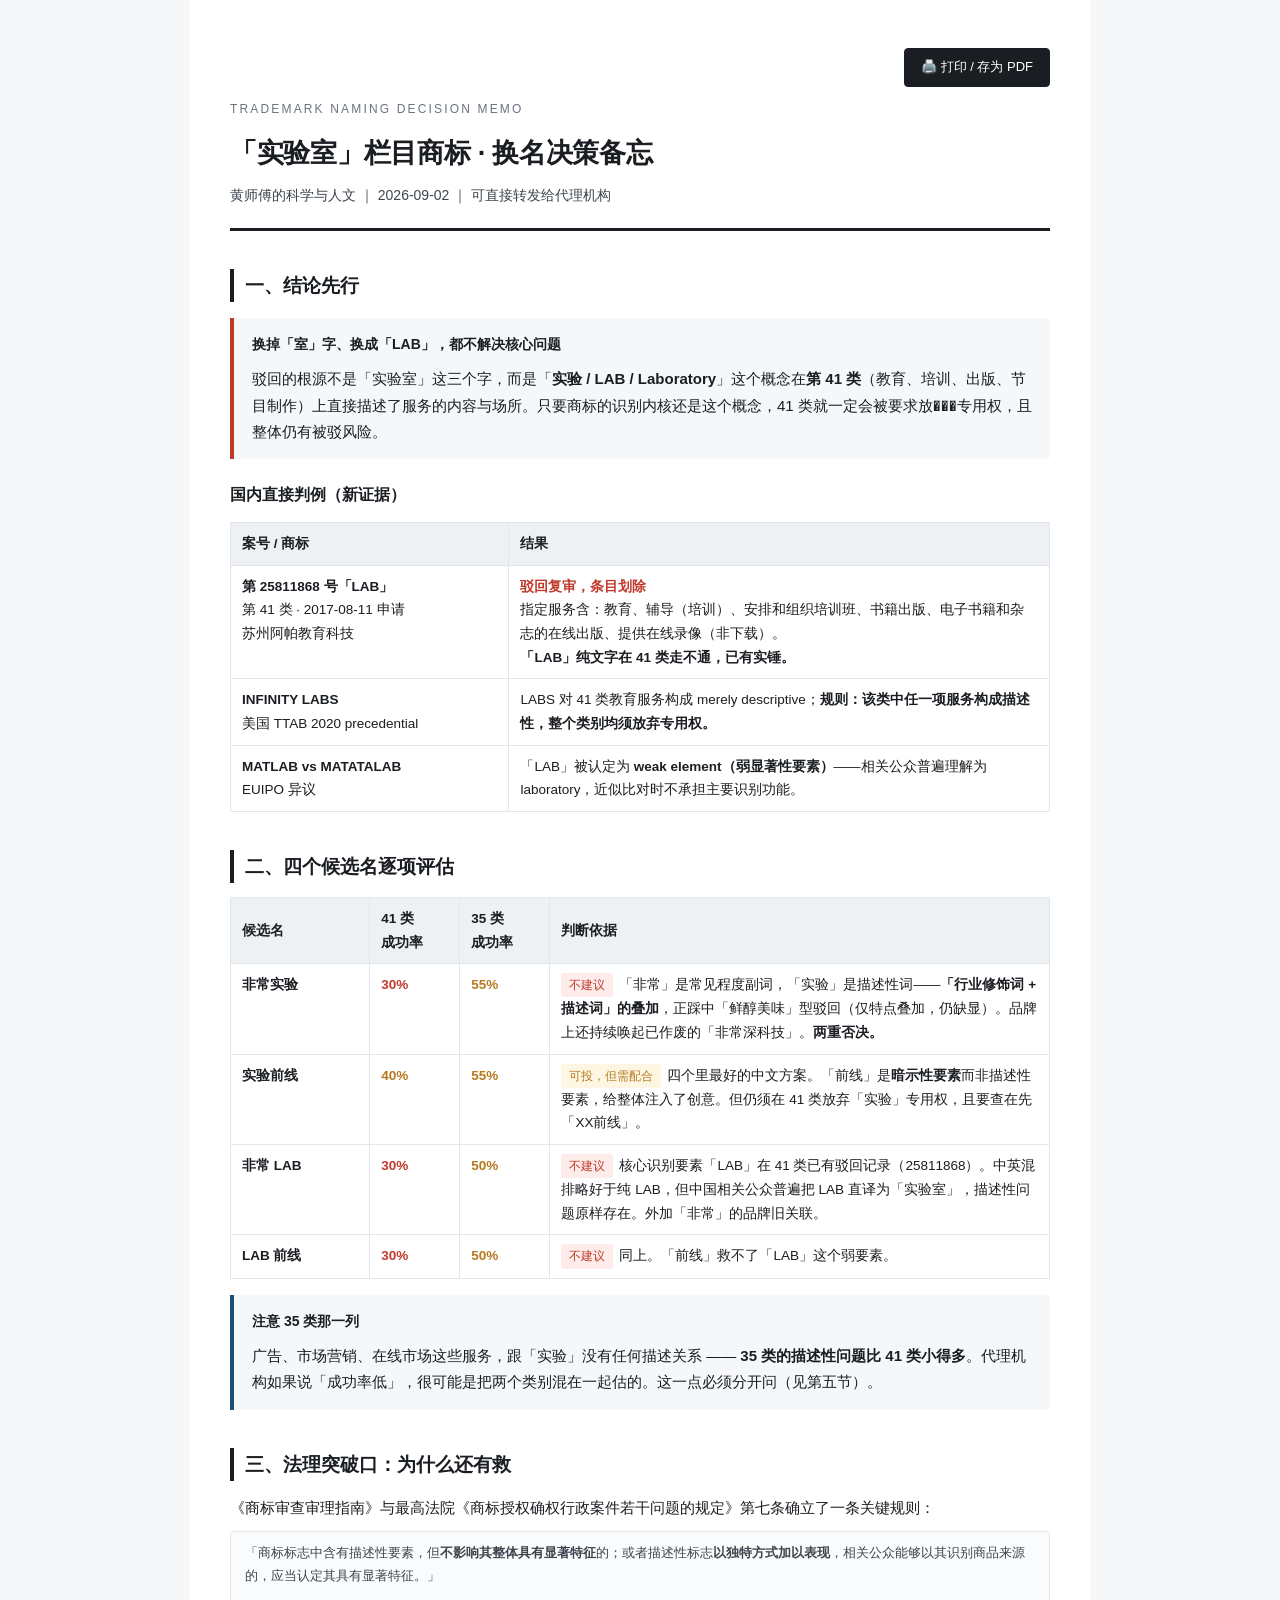
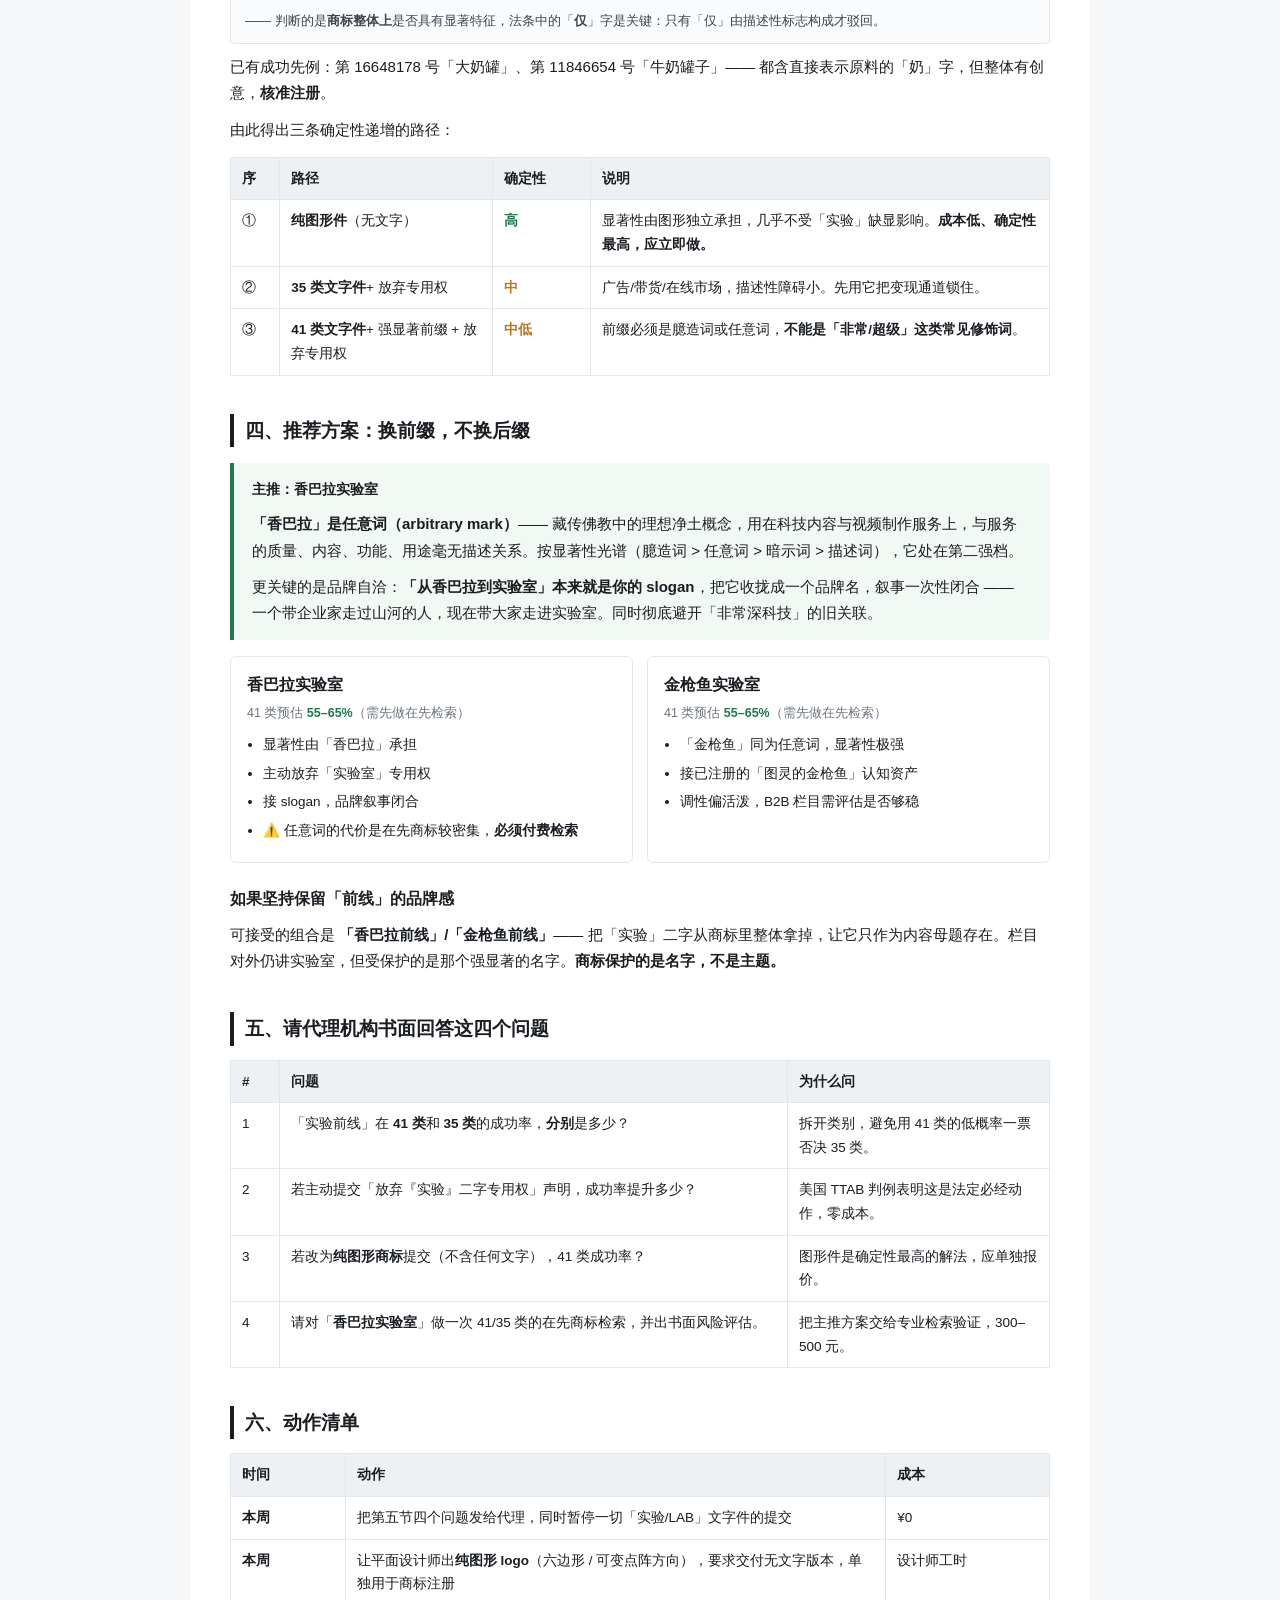
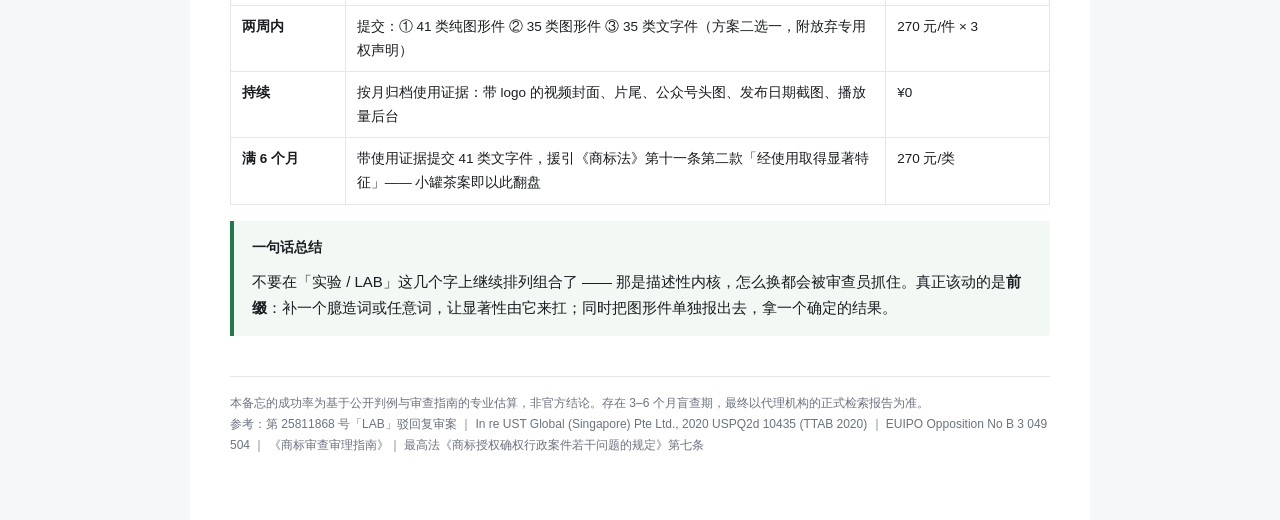
<file: assets/files/07_实验室IP/实验室栏目商标-换名决策备忘.html>
<!DOCTYPE html>
<html lang="zh-CN" data-page-node-id="aDWBjMsu8CKUqh26XZLEBc">
<head data-page-node-id="uapimDEo2JcMl2n5WykEXv">
<meta charset="UTF-8" data-page-node-id="nEYyqZHa9gY7exAGHfh3fD">
<meta name="viewport" content="width=device-width, initial-scale=1.0" data-page-node-id="gmvlHRmCEt1P8GAljXN21Y">
<title>实验室栏目商标 · 换名决策备忘</title>
<style>
  :root{
    --ink:#1a1d21; --ink2:#3d444d; --ink3:#6b7280;
    --line:#e3e6ea; --bg:#ffffff; --soft:#f6f7f9;
    --red:#c0392b; --amber:#b7791f; --green:#1f7a4d; --blue:#1f4e79;
  }
  *{box-sizing:border-box;}
  body{
    margin:0; background:var(--soft); color:var(--ink);
    font-family:-apple-system,BlinkMacSystemFont,"PingFang SC","Hiragino Sans GB","Microsoft YaHei",sans-serif;
    font-size:15px; line-height:1.75;
  }
  .page{max-width:900px; margin:0 auto; padding:48px 40px 64px; background:var(--bg);}
  header{border-bottom:3px solid var(--ink); padding-bottom:20px; margin-bottom:32px;}
  .kicker{font-size:12px; letter-spacing:.18em; color:var(--ink3); text-transform:uppercase;}
  h1{font-size:27px; margin:10px 0 6px; letter-spacing:-.01em;}
  .sub{color:var(--ink2); font-size:14px;}
  h2{font-size:19px; margin:38px 0 14px; padding-left:11px; border-left:4px solid var(--ink);}
  h3{font-size:15.5px; margin:22px 0 8px; color:var(--ink);}
  p{margin:10px 0;}
  table{width:100%; border-collapse:collapse; margin:14px 0; font-size:13.5px;}
  th{background:#eef1f4; text-align:left; padding:9px 11px; border:1px solid var(--line); font-weight:600;}
  td{padding:9px 11px; border:1px solid var(--line); vertical-align:top;}
  .num{font-variant-numeric:tabular-nums;}
  .bad{color:var(--red); font-weight:600;}
  .mid{color:var(--amber); font-weight:600;}
  .good{color:var(--green); font-weight:600;}
  .box{background:var(--soft); border-left:4px solid var(--blue); padding:14px 18px; margin:16px 0; border-radius:0 4px 4px 0;}
  .box.warn{border-left-color:var(--red);}
  .box.key{border-left-color:var(--green); background:#f2f8f4;}
  .box h4{margin:0 0 8px; font-size:14px;}
  ul{margin:8px 0; padding-left:20px;}
  li{margin:5px 0;}
  .quote{font-size:13px; color:var(--ink2); background:#fafbfc; border:1px solid var(--line); padding:10px 14px; border-radius:4px; margin:10px 0;}
  .tag{display:inline-block; font-size:11.5px; padding:2px 8px; border-radius:3px; margin-right:6px;}
  .t-bad{background:#fdecea; color:var(--red);}
  .t-mid{background:#fdf6e3; color:var(--amber);}
  .t-good{background:#e9f5ee; color:var(--green);}
  .grid{display:grid; grid-template-columns:1fr 1fr; gap:14px; margin:14px 0;}
  .card{border:1px solid var(--line); border-radius:6px; padding:14px 16px;}
  .card .name{font-size:16px; font-weight:700; margin-bottom:4px;}
  .card .score{font-size:12.5px; color:var(--ink3); margin-bottom:8px;}
  .foot{margin-top:40px; padding-top:16px; border-top:1px solid var(--line); font-size:12px; color:var(--ink3);}
  .noprint{text-align:right; margin-bottom:12px;}
  button{font:inherit; font-size:13px; padding:7px 16px; border:1px solid var(--ink); background:var(--ink); color:#fff; border-radius:4px; cursor:pointer;}
  button.ghost{background:#fff; color:var(--ink);}
  @media print{
    body{background:#fff;} .page{padding:0; max-width:none;}
    .noprint{display:none;} h2{page-break-after:avoid;} table{page-break-inside:avoid;}
  }
  @media (max-width:640px){ .page{padding:24px 18px;} .grid{grid-template-columns:1fr;} }
</style>
</head>
<body data-page-node-id="k5jFYdWRKCHk49fVvo1gpI">
<div class="page" data-page-node-id="oUM8Az3WJuAODxKNyLE4oa">
  <div class="noprint" data-page-node-id="CrCjjHItUf4PVpNGDykPEL"><button onclick="window.print()" data-page-node-id="On2GcsAFvXh9czaCl6wbFA">🖨️ 打印 / 存为 PDF</button></div>

  <header data-page-node-id="9pAPNxISpXYdw42UtGiJk4">
    <div class="kicker" data-page-node-id="S9LMNQhy7uYhUORHbfIJWi">Trademark Naming Decision Memo</div>
    <h1 data-page-node-id="GFsFn9aRCkBvpN7enoBU9I">「实验室」栏目商标 · 换名决策备忘</h1>
    <div class="sub" data-page-node-id="GqxdhNNV8i4ynps0Mk7psp">黄师傅的科学与人文 ｜ 2026-09-02 ｜ 可直接转发给代理机构</div>
  </header>

  <h2 data-page-node-id="nKtL6M0FWYkAOTQ8J8FzFM">一、结论先行</h2>
  <div class="box warn" data-page-node-id="qB0VyMyIpnmkDF0UKGMi69">
    <h4 data-page-node-id="Iy8B7zzVeNf2zPO0NBzL4a">换掉「室」字、换成「LAB」，都不解决核心问题</h4>
    <p style="margin-bottom:0" data-page-node-id="9RQRc8piEyW5Oo73xlNbUG">驳回的根源不是「实验室」这三个字，而是「<b data-page-node-id="P5rJFESb8wGLUv5rYBsnec">实验 / LAB / Laboratory</b>」这个概念在<b data-page-node-id="ANmbiVjFSVIFByaTLHWNEe">第 41 类</b>（教育、培训、出版、节目制作）上直接描述了服务的内容与场所。只要商标的识别内核还是这个概念，41 类就一定会被要求放���专用权，且整体仍有被驳风险。</p>
  </div>

  <h3 data-page-node-id="5vmJRgSeGXFrthtGrD5eFg">国内直接判例（新证据）</h3>
  <table data-page-node-id="9ZlDVmdVDCkkXAdbbyE5dY">
    <tr data-page-node-id="YGJK7bGo6WIOm6kKL6fcy4"><th style="width:34%" data-page-node-id="2XFdyJ3tye7EPASwxxdK96">案号 / 商标</th><th data-page-node-id="0QPwOm41FyagfeyfN6pVul">结果</th></tr>
    <tr data-page-node-id="mQpU0WfbwobhReIeQ9CAZX">
      <td data-page-node-id="hkoxClFZkmBlmTOW9KhKzS"><b data-page-node-id="FIG87gHiFzIIXt1e0SOLyk">第 25811868 号「LAB」</b><br data-page-node-id="8J3Bic8vA6FowNQHyD0EoO"><span class="num" data-page-node-id="Uq8fv19xBojmHEHwBp8D5j">第 41 类 · 2017-08-11 申请</span><br data-page-node-id="xXI96qI6NRZHFCPwk3KSCP">苏州阿帕教育科技</td>
      <td data-page-node-id="yaJjhwZxXGZA0idYXNy9Vx"><span class="bad" data-page-node-id="DsrNpr5eCVZPqAXKTBLB2S">驳回复审，条目划除</span><br data-page-node-id="P8zXEGF0bA9vnE4TAtjavz">指定服务含：教育、辅导（培训）、安排和组织培训班、书籍出版、电子书籍和杂志的在线出版、提供在线录像（非下载）。<br data-page-node-id="GxUKHHe8EDmKrrnv2v2lAZ"><b data-page-node-id="COlIsuqzjnQk4HfBKdubJv">「LAB」纯文字在 41 类走不通，已有实锤。</b></td>
    </tr>
    <tr data-page-node-id="0pOKf40yecO5W6jFlbESSy">
      <td data-page-node-id="ro2QK1CKy2CwHbA8xgyFeh"><b data-page-node-id="v7x703WMbXc4GfzXOmZ9qi">INFINITY LABS</b><br data-page-node-id="5ZnscprLyVxwM8GtC4BAdh"><span class="num" data-page-node-id="u69eXAPAZ80mOFEvd3iFAl">美国 TTAB 2020  precedential</span></td>
      <td data-page-node-id="XtIxWOb2c0KWDaWvINflxX">LABS 对 41 类教育服务构成 merely descriptive；<b data-page-node-id="RfKl6n69a5tJbDjTeagAlB">规则：该类中任一项服务构成描述性，整个类别均须放弃专用权。</b></td>
    </tr>
    <tr data-page-node-id="D5LjED0OMmUdV1wIAjxCTS">
      <td data-page-node-id="Vhz9fB8aUuZzDyKaYA6uEW"><b data-page-node-id="Ojv4jUOuzKHzEmQ5xv36VZ">MATLAB vs MATATALAB</b><br data-page-node-id="ZXr3CWGDTzfNeptAoEuMUA"><span class="num" data-page-node-id="mPNdBTtuOwwEznvnrblDdl">EUIPO 异议</span></td>
      <td data-page-node-id="eZL0oaJ4akcrO5hBw1nk6m">「LAB」被认定为 <b data-page-node-id="tihy6dGx1vtKtHFaEZOHEP">weak element（弱显著性要素）</b>——相关公众普遍理解为 laboratory，近似比对时不承担主要识别功能。</td>
    </tr>
  </table>

  <h2 data-page-node-id="17559IueosFfgXhNvwGbHQ">二、四个候选名逐项评估</h2>
  <table data-page-node-id="hP5Vc2rwxUBLULkdpocNCC">
    <tr data-page-node-id="CwtM5LuB74jy29KlNAo3eA">
      <th style="width:17%" data-page-node-id="L9Myy88CwumS5HKmqNjRGw">候选名</th>
      <th style="width:11%" data-page-node-id="RnNxIN2JMStDBMOaSYAVqq">41 类<br data-page-node-id="SIYDqTdmfJsSPw5e6yjrwj">成功率</th>
      <th style="width:11%" data-page-node-id="Ied60y10Y73JhxfilUIt8A">35 类<br data-page-node-id="vyMFnW1Sy1kRvxVkX5KqZ4">成功率</th>
      <th data-page-node-id="mSYxHMhKjmY3VenfNlWnsS">判断依据</th>
    </tr>
    <tr data-page-node-id="32xSdoAItYOCJAVnXSWDgo">
      <td data-page-node-id="rxczxuCpmXdrfQ8qzaskwd"><b data-page-node-id="odDzDDaAcahGpu6AEcbCYJ">非常实验</b></td>
      <td class="bad num" data-page-node-id="UBPsvEdSiPxLMOjcnpie8U">30%</td><td class="mid num" data-page-node-id="RRnxMzHRGwFCjz7pAflLWm">55%</td>
      <td data-page-node-id="tS8rbsnJSPbTt6XtPcTyYx"><span class="tag t-bad" data-page-node-id="lYzDD6ZftEfI3CatX8dFod">不建议</span>「非常」是常见程度副词，「实验」是描述性词——<b data-page-node-id="Hf0AN1mBQqAYOYbVDGEzXR">「行业修饰词 + 描述词」的叠加</b>，正踩中「鲜醇美味」型驳回（仅特点叠加，仍缺显）。品牌上还持续唤起已作废的「非常深科技」。<b data-page-node-id="AonbXtTIupBo3S2pfYWaoJ">两重否决。</b></td>
    </tr>
    <tr data-page-node-id="nwy7mVLB6IMJu0Sq0LxUhi">
      <td data-page-node-id="i68jTnAIg9kkE0AlbkliP9"><b data-page-node-id="bTCJDAwEC3Locdd07cbT8e">实验前线</b></td>
      <td class="mid num" data-page-node-id="0vSfDHYhD2hoNLCyE1PHXD">40%</td><td class="mid num" data-page-node-id="oNoZdzNZjJG7kNp3H0MlOs">55%</td>
      <td data-page-node-id="8Fge9QHmhWc0I4XlATnoDC"><span class="tag t-mid" data-page-node-id="ZVdzvV7iprsAHACIC9Pwn7">可投，但需配合</span>四个里最好的中文方案。「前线」是<b data-page-node-id="iFbbR5aSvhNiRbc0q0YASI">暗示性要素</b>而非描述性要素，给整体注入了创意。但仍须在 41 类放弃「实验」专用权，且要查在先「XX前线」。</td>
    </tr>
    <tr data-page-node-id="kGxb9e25JCCgYk982tdtZs">
      <td data-page-node-id="mFIvxzLryBJBTyNZ3V4RgB"><b data-page-node-id="K7Gkp9ddBQTizOGp2kKEjs">非常 LAB</b></td>
      <td class="bad num" data-page-node-id="EK0TWtA7TzxfsiyAOab5OJ">30%</td><td class="mid num" data-page-node-id="dYeJSHqo3taxlw1jwvRV6i">50%</td>
      <td data-page-node-id="6lDGj3veQgd5vhZho05l8K"><span class="tag t-bad" data-page-node-id="eEI0vmX8r94hPLiV3QZg6F">不建议</span>核心识别要素「LAB」在 41 类已有驳回记录（25811868）。中英混排略好于纯 LAB，但中国相关公众普遍把 LAB 直译为「实验室」，描述性问题原样存在。外加「非常」的品牌旧关联。</td>
    </tr>
    <tr data-page-node-id="yhraDm87G1wa1ByGc6oHYj">
      <td data-page-node-id="mjPrdofDxJzZVOzCrbOyl0"><b data-page-node-id="kOmuus5I9VoPdXanPZJIr6">LAB 前线</b></td>
      <td class="bad num" data-page-node-id="HJALVqyIsM4i2LHqECYTP4">30%</td><td class="mid num" data-page-node-id="tjGEqADriMmwzVLRRr75hB">50%</td>
      <td data-page-node-id="cXcWicwXhy4qmOLjWxeAEJ"><span class="tag t-bad" data-page-node-id="jM9fxOfG9C2nxQCXXsThTw">不建议</span>同上。「前线」救不了「LAB」这个弱要素。</td>
    </tr>
  </table>

  <div class="box" data-page-node-id="edXDygiU4IE96s6ZcSrifT">
    <h4 data-page-node-id="wRW0ebPrCG9khuV14vpMWm">注意 35 类那一列</h4>
    <p style="margin-bottom:0" data-page-node-id="3v3BM1gOuWA3zFM2IILGT0">广告、市场营销、在线市场这些服务，跟「实验」没有任何描述关系 —— <b data-page-node-id="qBld7A6sySjVQEEi46ezex">35 类的描述性问题比 41 类小得多</b>。代理机构如果说「成功率低」，很可能是把两个类别混在一起估的。这一点必须分开问（见第五节）。</p>
  </div>

  <h2 data-page-node-id="8Pag2YtgJlvt0EVF8SPT9R">三、法理突破口：为什么还有救</h2>
  <p data-page-node-id="myvSG5FWlY0FCtmphqLFDG">《商标审查审理指南》与最高法院《商标授权确权行政案件若干问题的规定》第七条确立了一条关键规则：</p>
  <div class="quote" data-page-node-id="qW2n8GZR80g9eN0a78Y5cZ">
    「商标标志中含有描述性要素，但<b data-page-node-id="uRc76fEb92cDhGOvWIsT7z">不影响其整体具有显著特征</b>的；或者描述性标志<b data-page-node-id="7oHXn3OtruwuCRt7OaUb1I">以独特方式加以表现</b>，相关公众能够以其识别商品来源的，应当认定其具有显著特征。」<br data-page-node-id="PDeDqjGYDyvqTosKyIiv9d"><br data-page-node-id="1g3wuL0YZF1AyjXAUUdWpa">
    —— 判断的是<b data-page-node-id="GfjDiWfkhaOBgphPdh9bUN">商标整体上</b>是否具有显著特征，法条中的「<b data-page-node-id="bnfavxRecH6sBbsvjyJgr8">仅</b>」字是关键：只有「仅」由描述性标志构成才驳回。
  </div>
  <p data-page-node-id="rTFO1B5DCTWZJO2MDAMDOG">已有成功先例：第 16648178 号「大奶罐」、第 11846654 号「牛奶罐子」—— 都含直接表示原料的「奶」字，但整体有创意，<b data-page-node-id="zZlE6KZj4S1pQXBg5ulWA8">核准注册</b>。</p>
  <p data-page-node-id="JgZEDly0ILA8HgsH8Iwv0D">由此得出三条确定性递增的路径：</p>
  <table data-page-node-id="ZetAMq8kNPLf7MNOeIY2VX">
    <tr data-page-node-id="wo2cvi1iNCnBJrQy2aXHrB"><th style="width:6%" data-page-node-id="RKBCioYO8KUXrJhiriHHjc">序</th><th style="width:26%" data-page-node-id="EcR8yi1eoykjiK92sNRFAp">路径</th><th style="width:12%" data-page-node-id="ndeyb8l8zU5lVSv9mhW03O">确定性</th><th data-page-node-id="HjV8Bz4iGcUDCTSYCzvImW">说明</th></tr>
    <tr data-page-node-id="YjBfyndeErFGSGdBMCz8bq"><td data-page-node-id="6kKUzsLROGsbpkbkTWXExH">①</td><td data-page-node-id="qtRmbw2rP0RnASkjXwcacF"><b data-page-node-id="PxQHGeltHeRaRZRpHOoMh8">纯图形件</b>（无文字）</td><td class="good" data-page-node-id="LGt5VUzl9S1phHIDm4FWh1">高</td><td data-page-node-id="q58431UaudAww7F9u4alDp">显著性由图形独立承担，几乎不受「实验」缺显影响。<b data-page-node-id="lHAgiAI8j5oE7zMvt6AAyj">成本低、确定性最高，应立即做。</b></td></tr>
    <tr data-page-node-id="sHXwMGwsh4xRDOGzWFt2Ca"><td data-page-node-id="xex6jBjr5hSzwozAkIbfMq">②</td><td data-page-node-id="YA3eUT9LFvvP1XLhJhVBBA"><b data-page-node-id="Pv5HpHZJEJX0J4G9xxAl4r">35 类文字件</b>+ 放弃专用权</td><td class="mid" data-page-node-id="ttvoSA23Fc2CxR5Go34QZl">中</td><td data-page-node-id="RbqJoSfxsIS1gsN4eIQzvv">广告/带货/在线市场，描述性障碍小。先用它把变现通道锁住。</td></tr>
    <tr data-page-node-id="ELMMSmUDjQafhGeuDG1l0T"><td data-page-node-id="S1gcSmT13kcYTgVV17z1Fk">③</td><td data-page-node-id="ll2OzCjcUvAzeiZECuqzrQ"><b data-page-node-id="ZtyvTVIKAp8irSSM4jp3Sf">41 类文字件</b>+ 强显著前缀 + 放弃专用权</td><td class="mid" data-page-node-id="TLplsgxJrZA5C2nmSTB6zu">中低</td><td data-page-node-id="CuCvYwrBWG3IcjJqZn0Lt8">前缀必须是臆造词或任意词，<b data-page-node-id="jomfIhbYFdMsMQA6YArUP5">不能是「非常/超级」这类常见修饰词</b>。</td></tr>
  </table>

  <h2 data-page-node-id="YQFCSJVnulTcM2h3tAaxOn">四、推荐方案：换前缀，不换后缀</h2>
  <div class="box key" data-page-node-id="CtPuX4wHf0bMf9mDYgwj2t">
    <h4 data-page-node-id="skDjvWJuaxbBxaJ3rEoyGw">主推：香巴拉实验室</h4>
    <p data-page-node-id="EyABuZYvztEwXRbroxKWO5"><b data-page-node-id="e9mbCwEfqv78CQASx0WRBU">「香巴拉」是任意词（arbitrary mark）</b>—— 藏传佛教中的理想净土概念，用在科技内容与视频制作服务上，与服务的质量、内容、功能、用途毫无描述关系。按显著性光谱（臆造词 &gt; 任意词 &gt; 暗示词 &gt; 描述词），它处在第二强档。</p>
    <p style="margin-bottom:0" data-page-node-id="MoBjs5F8BLKe83J6y8N3k5">更关键的是品牌自洽：<b data-page-node-id="CudIXrYcePTflIGQC3xsf6">「从香巴拉到实验室」本来就是你的 slogan</b>，把它收拢成一个品牌名，叙事一次性闭合 —— 一个带企业家走过山河的人，现在带大家走进实验室。同时彻底避开「非常深科技」的旧关联。</p>
  </div>

  <div class="grid" data-page-node-id="rGrhzvdFjYt3WYi9BNOXtU">
    <div class="card" data-page-node-id="2pKAFIZVQmaPDDkWaHIp0Q">
      <div class="name" data-page-node-id="aQgoDHPbEMb7gDlEpRjXSZ">香巴拉实验室</div>
      <div class="score" data-page-node-id="YXbBncE3rangqwGIu7hyc6">41 类预估 <b class="good" data-page-node-id="xFWnxwONLgeRdyNGu2Oxdr">55–65%</b>（需先做在先检索）</div>
      <ul style="margin-bottom:0;padding-left:16px;font-size:13.5px" data-page-node-id="hxFoHCmk37SBXAL7dccQkH">
        <li data-page-node-id="qgT1Ru6nV8xYPglWgSFg3O">显著性由「香巴拉」承担</li>
        <li data-page-node-id="7IW34fGruZ0tsnyfccveIy">主动放弃「实验室」专用权</li>
        <li data-page-node-id="tLk2QqG4ssf3ugK8tDRhsH">接 slogan，品牌叙事闭合</li>
        <li data-page-node-id="FobArIWAPO8ZQQ95RycbNT">⚠️ 任意词的代价是在先商标较密集，<b data-page-node-id="8EHnWVC8KCXTq9hd2xkQ1z">必须付费检索</b></li>
      </ul>
    </div>
    <div class="card" data-page-node-id="GAxHFU4sh6itDMk5IY60fO">
      <div class="name" data-page-node-id="4lnvTdk1LqnK5TEGE6NoO6">金枪鱼实验室</div>
      <div class="score" data-page-node-id="nF9LRbIBXQQClUfBl4C3Zj">41 类预估 <b class="good" data-page-node-id="IA9YcRUQH1fKiXplc4T0WS">55–65%</b>（需先做在先检索）</div>
      <ul style="margin-bottom:0;padding-left:16px;font-size:13.5px" data-page-node-id="HvFJ3IVEs8trmOOfQ5Errx">
        <li data-page-node-id="vJlwoMBnkB1CmEIWm3kuG6">「金枪鱼」同为任意词，显著性极强</li>
        <li data-page-node-id="6IBIoE1ZzpDeRGpJ1Qs1Oo">接已注册的「图灵的金枪鱼」认知资产</li>
        <li data-page-node-id="Oa2ktjFae1g3OwW2Q5C2tK">调性偏活泼，B2B 栏目需评估是否够稳</li>
      </ul>
    </div>
  </div>

  <h3 data-page-node-id="ZGCnuwE69gj13DXxcuuKj9">如果坚持保留「前线」的品牌感</h3>
  <p data-page-node-id="Kx4i4GVkIx8mZSCdmmfmdI">可接受的组合是 <b data-page-node-id="XtFlTbBTcRM4apSDG6blWF">「香巴拉前线」/「金枪鱼前线」</b>—— 把「实验」二字从商标里整体拿掉，让它只作为内容母题存在。栏目对外仍讲实验室，但受保护的是那个强显著的名字。<b data-page-node-id="5E0IGXoi2JLHerFnJMgNLZ">商标保护的是名字，不是主题。</b></p>

  <h2 data-page-node-id="YeLhjMMqrnOlXSZh1UFoaD">五、请代理机构书面回答这四个问题</h2>
  <table data-page-node-id="PfsRNeGcxDuviqgNDNfaWX">
    <tr data-page-node-id="NTNRcuIMSwpIgPGcJn9AaE"><th style="width:6%" data-page-node-id="zZG9EfysW4kQptDZjBGMIL">#</th><th data-page-node-id="8F8EpB2Mx8Ics6ijT6AxpD">问题</th><th style="width:32%" data-page-node-id="G4XUBLilrWM5dlQiy6zd51">为什么问</th></tr>
    <tr data-page-node-id="XWSZiL1FMSTDznVqmGVfsD"><td data-page-node-id="7nLzYZKJILSMKvvTvlharC">1</td><td data-page-node-id="9famkbOuOaa5VmWpFQbaNF">「实验前线」在 <b data-page-node-id="Ztgyx42VRpnxrz2ecbAFF1">41 类</b>和 <b data-page-node-id="k8a562gVhcF57zJmYaFDrL">35 类</b>的成功率，<b data-page-node-id="hOGVZaJsnseVPc6Cu6L66W">分别</b>是多少？</td><td data-page-node-id="PpFHTciZBqZB2261jKEfBL">拆开类别，避免用 41 类的低概率一票否决 35 类。</td></tr>
    <tr data-page-node-id="CmIK2DI1o80fuz06zATLez"><td data-page-node-id="KFmLa0O28FnDb5pzF7JuTa">2</td><td data-page-node-id="fiawjHHZFgWE3FvsjLOF4k">若主动提交「放弃『实验』二字专用权」声明，成功率提升多少？</td><td data-page-node-id="9QVIRWfAVBvFzSuNCBWKEr">美国 TTAB 判例表明这是法定必经动作，零成本。</td></tr>
    <tr data-page-node-id="2R5KUXJB6eNsHn2ZBzOTpP"><td data-page-node-id="YvlseG8n6uu0v0tTHbuK68">3</td><td data-page-node-id="jjRlDtz5poq0lNioDrphzr">若改为<b data-page-node-id="bGHKZmmU31xhBl43Q65RGE">纯图形商标</b>提交（不含任何文字），41 类成功率？</td><td data-page-node-id="6WvqqQ5Fok0S8bNASHDGVr">图形件是确定性最高的解法，应单独报价。</td></tr>
    <tr data-page-node-id="WOlQHd9F7f4e1VmhZYO7H2"><td data-page-node-id="3GcBvbtHC7yrq0PThOO70B">4</td><td data-page-node-id="WS9XQQ80vaBymrJvPA5BLf">请对「<b data-page-node-id="cEdm4ZnauyUgBtBGbc1nHL">香巴拉实验室</b>」做一次 41/35 类的在先商标检索，并出书面风险评估。</td><td data-page-node-id="gHdo4xIKctFpDP7lrRFcD1">把主推方案交给专业检索验证，300–500 元。</td></tr>
  </table>

  <h2 data-page-node-id="9cSwVOzfvFj3JLqGstVIbY">六、动作清单</h2>
  <table data-page-node-id="EwRt3s05InbEXfir0BdiQz">
    <tr data-page-node-id="z3pCsIDI7lA48qZclHrX1z"><th style="width:14%" data-page-node-id="1Azp8NXWL065kAz4h93aPG">时间</th><th data-page-node-id="OnTTlqoTqxRNfnTtjtqxLR">动作</th><th style="width:20%" data-page-node-id="kZlWVNYffVszRP8pk0uHST">成本</th></tr>
    <tr data-page-node-id="adyxhrojQR5UCk0loiWPQ9"><td data-page-node-id="Td0KxIjO4xwB0vRL3U8q3f"><b data-page-node-id="dN1EeYU0nVrzkVUO3KWKXV">本周</b></td><td data-page-node-id="vh6ZPbkYYtOxiK6ZgbtIWp">把第五节四个问题发给代理，同时暂停一切「实验/LAB」文字件的提交</td><td data-page-node-id="g6sMejfnne6Gvuqq9cmLRq">¥0</td></tr>
    <tr data-page-node-id="py4FuL0F9ED0eGA0H6Ogvu"><td data-page-node-id="0KXRLB1t5q6ti2gaVmPyn2"><b data-page-node-id="t75oh0sAwdWmB8MH32sDjw">本周</b></td><td data-page-node-id="AofzkoxMknYLvq7DE5TcKU">让平面设计师出<b data-page-node-id="vzAqEVZnH1rL4235iYlRKL">纯图形 logo</b>（六边形 / 可变点阵方向），要求交付无文字版本，单独用于商标注册</td><td data-page-node-id="P9CnsQDJnoimyJw4LUNKUA">设计师工时</td></tr>
    <tr data-page-node-id="IOr7N9GVCjWJEkh7HL8BLv"><td data-page-node-id="o4BxHZksu1XKt6DDWD8Ejw"><b data-page-node-id="jEPQzllzVtLsBMgOmxLBjH">两周内</b></td><td data-page-node-id="FFjHNte7lXUSK3R9RenZfR">提交：① 41 类纯图形件 ② 35 类图形件 ③ 35 类文字件（方案二选一，附放弃专用权声明）</td><td data-page-node-id="csSCTO1exrBapA8ZjElxFS">270 元/件 × 3</td></tr>
    <tr data-page-node-id="PgAhITqx8nOWZbVxGoe9Wn"><td data-page-node-id="MZ0L0SyIqdayby1MjVz0I3"><b data-page-node-id="5cTU9IJ4EzODSyKZZq84B6">持续</b></td><td data-page-node-id="1BVbrdZybu0LGcQguDNVqA">按月归档使用证据：带 logo 的视频封面、片尾、公众号头图、发布日期截图、播放量后台</td><td data-page-node-id="I0mMHH4B3Ns9Z5oJE660gg">¥0</td></tr>
    <tr data-page-node-id="TQpshzZOvo7pzLpwYvN6Ce"><td data-page-node-id="cIq1DMa1Q2hEpdVTKoChvK"><b data-page-node-id="PSj3ZPZERYJdaei0HdhRsq">满 6 个月</b></td><td data-page-node-id="NIxkK2fN6vilaqimQ0iNRB">带使用证据提交 41 类文字件，援引《商标法》第十一条第二款「经使用取得显著特征」—— 小罐茶案即以此翻盘</td><td data-page-node-id="VW431aTIEb33MYuI7Zoo8s">270 元/类</td></tr>
  </table>

  <div class="box key" data-page-node-id="EHvZ9crIjtH7ovtXDeZdQk">
    <h4 data-page-node-id="vn49yZZkY0DjBpLyb2nrjB">一句话总结</h4>
    <p style="margin-bottom:0" data-page-node-id="1xR1SmXFmiROaowI1GJFPV">不要在「实验 / LAB」这几个字上继续排列组合了 —— 那是描述性内核，怎么换都会被审查员抓住。真正该动的是<b data-page-node-id="rCljsSmquHyu4lxqbN3SMn">前缀</b>：补一个臆造词或任意词，让显著性由它来扛；同时把图形件单独报出去，拿一个确定的结果。</p>
  </div>

  <div class="foot" data-page-node-id="rsXhNlMrQ3r5qrVe7cImTY">
    本备忘的成功率为基于公开判例与审查指南的专业估算，非官方结论。存在 3–6 个月盲查期，最终以代理机构的正式检索报告为准。<br data-page-node-id="bAMktldB8qET3mheGX5SHN">
    参考：第 25811868 号「LAB」驳回复审案 ｜ In re UST Global (Singapore) Pte Ltd., 2020 USPQ2d 10435 (TTAB 2020) ｜ EUIPO Opposition No B 3 049 504 ｜ 《商标审查审理指南》｜ 最高法《商标授权确权行政案件若干问题的规定》第七条
  </div>
</div>
</body>
</html>
</file>
<file: assets/css/style.css>
/* FDE黄师傅 · 站点样式
   配色：深墨蓝（理性/科技）+ 陶土红（人文/温度） + 暖白底
   标题用衬线体，正文用无衬线 —— 对应「科学 × 人文」 */

:root {
  --ink: #171a20;
  --ink-2: #454b55;
  --ink-3: #7c838d;
  --bg: #faf8f4;
  --bg-alt: #f2eee7;
  --card: #ffffff;
  --line: #e4ded3;
  --line-soft: #efeae1;
  --navy: #1c3a5e;
  --navy-deep: #122842;
  --clay: #b8503a;
  --clay-soft: #f7ece7;
  --gold: #a8802c;
  --radius: 10px;
  --shadow: 0 1px 3px rgba(23, 26, 32, .05), 0 8px 24px rgba(23, 26, 32, .05);
  --shadow-hover: 0 2px 6px rgba(23, 26, 32, .07), 0 16px 40px rgba(23, 26, 32, .09);
  --serif: "Songti SC", "Source Han Serif SC", "Noto Serif CJK SC", "STSong", Georgia, serif;
  --sans: -apple-system, BlinkMacSystemFont, "PingFang SC", "Hiragino Sans GB", "Microsoft YaHei", "Helvetica Neue", Arial, sans-serif;
  --mono: "SF Mono", "JetBrains Mono", Menlo, Consolas, monospace;
  --maxw: 1080px;
}

* { margin: 0; padding: 0; box-sizing: border-box; }

html { scroll-behavior: smooth; }

body {
  font-family: var(--sans);
  background: var(--bg);
  color: var(--ink);
  line-height: 1.75;
  font-size: 16px;
  -webkit-font-smoothing: antialiased;
}

a { color: var(--navy); text-decoration: none; transition: color .18s; }
a:hover { color: var(--clay); }
img { max-width: 100%; display: block; }

.wrap { max-width: var(--maxw); margin: 0 auto; padding: 0 28px; }

/* ---------- Header ---------- */
.site-header {
  position: sticky; top: 0; z-index: 100;
  background: rgba(250, 248, 244, .93);
  backdrop-filter: saturate(180%) blur(12px);
  border-bottom: 1px solid var(--line);
}
.header-inner {
  max-width: var(--maxw); margin: 0 auto; padding: 0 28px;
  display: flex; align-items: center; justify-content: space-between;
  height: 66px;
}
.brand { display: flex; align-items: baseline; gap: 10px; }
.brand-mark {
  font-family: var(--serif);
  font-size: 22px; font-weight: 700; color: var(--navy-deep);
  letter-spacing: .5px;
}
.brand-mark em {
  font-style: normal; color: var(--clay);
}
.brand-sub {
  font-size: 11px; color: var(--ink-3); letter-spacing: 2px;
  text-transform: uppercase; font-family: var(--mono);
}
@media (max-width: 700px) { .brand-sub { display: none; } }

.nav { display: flex; gap: 4px; align-items: center; }
.nav a {
  font-size: 14px; color: var(--ink-2); padding: 7px 12px;
  border-radius: 6px; transition: all .18s; white-space: nowrap;
}
.nav a:hover { background: var(--bg-alt); color: var(--navy); }
.nav a.active { color: var(--clay); background: var(--clay-soft); font-weight: 600; }

.nav-toggle {
  display: none; background: none; border: 1px solid var(--line);
  border-radius: 6px; padding: 6px 10px; cursor: pointer;
  font-size: 13px; color: var(--ink-2);
}
@media (max-width: 860px) {
  .nav {
    display: none; position: absolute; top: 66px; left: 0; right: 0;
    background: var(--card); border-bottom: 1px solid var(--line);
    flex-direction: column; align-items: stretch; padding: 8px 16px 16px;
    box-shadow: var(--shadow);
  }
  .nav.open { display: flex; }
  .nav a { padding: 11px 12px; font-size: 15px; }
  .nav-toggle { display: block; }
}

/* ---------- Hero ---------- */
.hero {
  padding: 76px 0 60px;
  background:
    linear-gradient(180deg, rgba(28,58,94,.045) 0%, rgba(250,248,244,0) 100%);
  border-bottom: 1px solid var(--line);
}
.hero-grid {
  display: grid; grid-template-columns: 1fr 250px;
  gap: 52px; align-items: center;
}
@media (max-width: 800px) {
  .hero { padding: 48px 0 40px; }
  .hero-grid { grid-template-columns: 1fr; gap: 32px; }
}
.hero-eyebrow {
  font-family: var(--mono); font-size: 12px; letter-spacing: 3px;
  color: var(--clay); text-transform: uppercase; margin-bottom: 18px;
}
.hero h1 {
  font-family: var(--serif); font-size: 46px; line-height: 1.25;
  font-weight: 700; color: var(--navy-deep); margin-bottom: 18px;
  letter-spacing: .5px;
}
@media (max-width: 700px) { .hero h1 { font-size: 32px; } }
.hero h1 .accent { color: var(--clay); }
.hero-lede {
  font-size: 17px; color: var(--ink-2); line-height: 1.9;
  max-width: 640px; margin-bottom: 14px;
}
.hero-tag {
  display: inline-block; font-family: var(--mono); font-size: 12px;
  color: var(--ink-3); background: var(--bg-alt);
  padding: 5px 12px; border-radius: 20px; margin: 10px 8px 0 0;
  border: 1px solid var(--line);
}
.hero-photo {
  width: 250px; height: 250px; border-radius: 50%; object-fit: cover;
  object-position: center 18%;
  box-shadow: 0 0 0 6px #fff, 0 0 0 7px var(--line), var(--shadow-hover);
  margin: 0 auto;
}

/* ---------- Stats ---------- */
.stats {
  display: grid; grid-template-columns: repeat(4, 1fr);
  gap: 1px; background: var(--line);
  border: 1px solid var(--line); border-radius: var(--radius);
  overflow: hidden; margin-top: 44px;
}
@media (max-width: 760px) { .stats { grid-template-columns: repeat(2, 1fr); } }
.stat { background: var(--card); padding: 20px 16px; text-align: center; }
.stat-num {
  font-family: var(--serif); font-size: 30px; font-weight: 700;
  color: var(--navy); line-height: 1.2;
}
.stat-num small { font-size: 16px; }
.stat-label { font-size: 12.5px; color: var(--ink-3); margin-top: 4px; }

/* ---------- Section ---------- */
.section { padding: 66px 0; }
.section-alt { background: var(--bg-alt); }
.section-head { margin-bottom: 36px; }
.section-kicker {
  font-family: var(--mono); font-size: 11.5px; letter-spacing: 2.5px;
  color: var(--clay); text-transform: uppercase; margin-bottom: 10px;
}
.section-title {
  font-family: var(--serif); font-size: 30px; font-weight: 700;
  color: var(--navy-deep); margin-bottom: 12px; letter-spacing: .5px;
}
@media (max-width: 700px) { .section-title { font-size: 24px; } }
.section-desc { color: var(--ink-2); max-width: 720px; font-size: 15.5px; }

/* ---------- Card ---------- */
.grid-2 { display: grid; grid-template-columns: repeat(2, 1fr); gap: 20px; }
.grid-3 { display: grid; grid-template-columns: repeat(3, 1fr); gap: 20px; }
@media (max-width: 860px) { .grid-2, .grid-3 { grid-template-columns: 1fr; } }

.card {
  background: var(--card); border: 1px solid var(--line);
  border-radius: var(--radius); padding: 26px;
  transition: all .22s ease;
}
.card:hover { box-shadow: var(--shadow-hover); border-color: #d6cdbd; transform: translateY(-2px); }
.card h3 {
  font-family: var(--serif); font-size: 19px; color: var(--navy-deep);
  margin-bottom: 10px; font-weight: 700;
}
.card p { font-size: 14.5px; color: var(--ink-2); line-height: 1.85; }
.card .card-meta {
  font-family: var(--mono); font-size: 11.5px; color: var(--ink-3);
  letter-spacing: .5px; margin-bottom: 12px; display: block;
}

/* 标签 */
.tag {
  display: inline-block; font-size: 12px; padding: 3px 10px;
  border-radius: 20px; background: var(--bg-alt); color: var(--ink-2);
  border: 1px solid var(--line); margin: 4px 5px 0 0;
}
.tag-navy { background: #eaf0f7; color: var(--navy); border-color: #d3e0ee; }
.tag-clay { background: var(--clay-soft); color: var(--clay); border-color: #f0d9d0; }
.tag-gold { background: #faf3e3; color: var(--gold); border-color: #eddfbe; }

/* ---------- 能力线 ---------- */
.cap-item {
  background: var(--card); border: 1px solid var(--line);
  border-left: 3px solid var(--navy);
  border-radius: 0 var(--radius) var(--radius) 0;
  padding: 24px 26px; margin-bottom: 16px;
}
.cap-item:nth-child(2) { border-left-color: var(--clay); }
.cap-item:nth-child(3) { border-left-color: var(--gold); }
.cap-item:nth-child(4) { border-left-color: #4a7c59; }
.cap-item h3 {
  font-family: var(--serif); font-size: 20px; color: var(--navy-deep);
  margin-bottom: 6px; font-weight: 700;
}
.cap-item .cap-sub { font-size: 13px; color: var(--ink-3); margin-bottom: 14px; }

table { width: 100%; border-collapse: collapse; font-size: 14px; margin: 14px 0; }
th, td {
  padding: 11px 13px; text-align: left;
  border-bottom: 1px solid var(--line-soft); vertical-align: top;
}
th {
  background: var(--bg-alt); font-weight: 600; color: var(--navy-deep);
  font-size: 13px; border-bottom: 1px solid var(--line);
}
tr:last-child td { border-bottom: none; }
td { color: var(--ink-2); line-height: 1.7; }
@media (max-width: 700px) {
  table { font-size: 13px; }
  th, td { padding: 9px 8px; }
}

/* ---------- 履历时间线 ---------- */
.timeline { position: relative; padding-left: 30px; }
.timeline::before {
  content: ''; position: absolute; left: 7px; top: 8px; bottom: 8px;
  width: 1px; background: var(--line);
}
.tl-item { position: relative; margin-bottom: 34px; }
.tl-item::before {
  content: ''; position: absolute; left: -27px; top: 8px;
  width: 11px; height: 11px; border-radius: 50%;
  background: var(--card); border: 2.5px solid var(--navy);
}
.tl-item.is-current::before { background: var(--clay); border-color: var(--clay); }
.tl-date {
  font-family: var(--mono); font-size: 12px; color: var(--ink-3);
  letter-spacing: .5px; margin-bottom: 5px;
}
.tl-title {
  font-family: var(--serif); font-size: 19px; font-weight: 700;
  color: var(--navy-deep); margin-bottom: 3px;
}
.tl-org { font-size: 14px; color: var(--clay); margin-bottom: 12px; font-weight: 600; }
.tl-item ul { list-style: none; }
.tl-item li {
  font-size: 14.5px; color: var(--ink-2); padding-left: 18px;
  position: relative; margin-bottom: 7px; line-height: 1.8;
}
.tl-item li::before {
  content: '—'; position: absolute; left: 0; color: var(--ink-3);
}
.tl-item li strong { color: var(--ink); font-weight: 600; }

/* ---------- 案例卡 ---------- */
.case {
  background: var(--card); border: 1px solid var(--line);
  border-radius: var(--radius); overflow: hidden;
  display: flex; flex-direction: column; transition: all .22s;
}
.case:hover { box-shadow: var(--shadow-hover); transform: translateY(-2px); }
.case-body { padding: 24px; flex: 1; }
.case-id {
  font-family: var(--mono); font-size: 11px; color: var(--clay);
  letter-spacing: 1.5px; margin-bottom: 8px;
}
.case h3 {
  font-family: var(--serif); font-size: 20px; color: var(--navy-deep);
  margin-bottom: 10px; font-weight: 700;
}
.case p { font-size: 14.5px; color: var(--ink-2); line-height: 1.85; margin-bottom: 14px; }
.case-metrics {
  display: flex; flex-wrap: wrap; gap: 8px; margin-bottom: 16px;
}
.metric {
  background: var(--bg-alt); border-radius: 5px; padding: 5px 10px;
  font-size: 12.5px; color: var(--navy); font-weight: 600;
  border: 1px solid var(--line);
}
.case-foot {
  padding: 14px 24px; border-top: 1px solid var(--line-soft);
  background: #fcfbf9; display: flex; flex-wrap: wrap; gap: 14px;
  align-items: center; font-size: 13.5px;
}
.case-foot a { font-weight: 600; display: inline-flex; align-items: center; gap: 4px; }
.case-foot a::after { content: '→'; transition: transform .18s; }
.case-foot a:hover::after { transform: translateX(3px); }
.locked { color: var(--ink-3); font-style: normal; font-size: 13px; }

/* ---------- 文件列表 ---------- */
.file-list { list-style: none; }
.file-list li {
  display: flex; align-items: baseline; gap: 12px;
  padding: 11px 0; border-bottom: 1px solid var(--line-soft);
  font-size: 14.5px;
}
.file-list li:last-child { border-bottom: none; }
.file-list .fname { flex: 1; color: var(--ink-2); }
.file-list a.fname:hover { color: var(--clay); }
.file-list .fmeta {
  font-family: var(--mono); font-size: 11.5px; color: var(--ink-3);
  white-space: nowrap;
}
@media (max-width: 620px) {
  .file-list li { flex-direction: column; gap: 3px; }
}

/* ---------- 视觉画廊 ---------- */
.gallery {
  display: grid; grid-template-columns: repeat(auto-fill, minmax(230px, 1fr));
  gap: 16px;
}
.shot {
  border: 1px solid var(--line); border-radius: var(--radius);
  overflow: hidden; background: var(--card); transition: all .22s;
}
.shot:hover { box-shadow: var(--shadow-hover); transform: translateY(-2px); }
.shot img { width: 100%; height: auto; display: block; }
.shot .cap {
  padding: 10px 13px; font-size: 12.5px; color: var(--ink-3);
  border-top: 1px solid var(--line-soft); background: #fcfbf9;
}
.gallery-wide { grid-template-columns: repeat(auto-fill, minmax(300px, 1fr)); }

/* ---------- CTA / 服务 ---------- */
.svc {
  background: var(--card); border: 1px solid var(--line);
  border-radius: var(--radius); padding: 26px;
  display: flex; flex-direction: column;
}
.svc h3 {
  font-family: var(--serif); font-size: 19px; color: var(--navy-deep);
  margin-bottom: 8px; font-weight: 700;
}
.svc .svc-meta {
  font-family: var(--mono); font-size: 12px; color: var(--clay);
  margin-bottom: 14px;
}
.svc ul { list-style: none; margin: 14px 0 0; }
.svc li {
  font-size: 14px; color: var(--ink-2); padding-left: 16px;
  position: relative; margin-bottom: 7px; line-height: 1.7;
}
.svc li::before { content: '·'; position: absolute; left: 4px; color: var(--clay); font-weight: 700; }

.cta-box {
  background: var(--navy-deep); color: #fff; border-radius: var(--radius);
  padding: 44px 40px; text-align: center;
}
.cta-box h2 {
  font-family: var(--serif); font-size: 28px; margin-bottom: 12px;
  font-weight: 700;
}
.cta-box p { color: #c3cede; margin-bottom: 24px; font-size: 15.5px; }
.btn {
  display: inline-block; background: var(--clay); color: #fff;
  padding: 13px 30px; border-radius: 6px; font-size: 15px;
  font-weight: 600; transition: all .18s;
}
.btn:hover { background: #a3442f; color: #fff; transform: translateY(-1px); }
.btn-ghost {
  background: transparent; border: 1px solid rgba(255,255,255,.35);
  color: #fff; margin-left: 10px;
}
.btn-ghost:hover { background: rgba(255,255,255,.1); color: #fff; }

/* ---------- 提示条 ---------- */
.note {
  background: #fdf8f2; border-left: 3px solid var(--gold);
  padding: 16px 20px; border-radius: 0 6px 6px 0;
  font-size: 14px; color: var(--ink-2); line-height: 1.8; margin: 20px 0;
}
.note strong { color: var(--ink); }
.note-navy { background: #f1f5fa; border-left-color: var(--navy); }

/* ---------- Footer ---------- */
.site-footer {
  border-top: 1px solid var(--line); padding: 38px 0 30px;
  margin-top: 20px; background: var(--bg-alt);
}
.footer-inner {
  max-width: var(--maxw); margin: 0 auto; padding: 0 28px;
  display: flex; justify-content: space-between; align-items: flex-start;
  gap: 24px; flex-wrap: wrap;
}
.footer-inner p { font-size: 13px; color: var(--ink-3); line-height: 1.8; }
.footer-nav { display: flex; gap: 18px; flex-wrap: wrap; }
.footer-nav a { font-size: 13px; color: var(--ink-2); }
.footer-nav a:hover { color: var(--clay); }

/* ---------- Page hero (内页) ---------- */
.page-hero {
  padding: 52px 0 40px; border-bottom: 1px solid var(--line);
  background: linear-gradient(180deg, rgba(28,58,94,.04), rgba(250,248,244,0));
}
.page-hero h1 {
  font-family: var(--serif); font-size: 36px; color: var(--navy-deep);
  font-weight: 700; margin-bottom: 12px; letter-spacing: .5px;
}
@media (max-width: 700px) { .page-hero h1 { font-size: 27px; } .page-hero { padding: 36px 0 28px; } }
.page-hero p { color: var(--ink-2); font-size: 16px; max-width: 700px; }

/* 面包屑式小标题 */
.sub {
  font-family: var(--serif); font-size: 21px; color: var(--navy-deep);
  margin: 40px 0 16px; font-weight: 700;
  padding-bottom: 10px; border-bottom: 1px solid var(--line);
}
.sub:first-child { margin-top: 0; }

.intro-grid {
  display: grid; grid-template-columns: 260px 1fr; gap: 40px; align-items: start;
}
@media (max-width: 800px) { .intro-grid { grid-template-columns: 1fr; gap: 26px; } }
.intro-photo {
  border-radius: var(--radius); box-shadow: var(--shadow);
  border: 1px solid var(--line);
}
</file>
